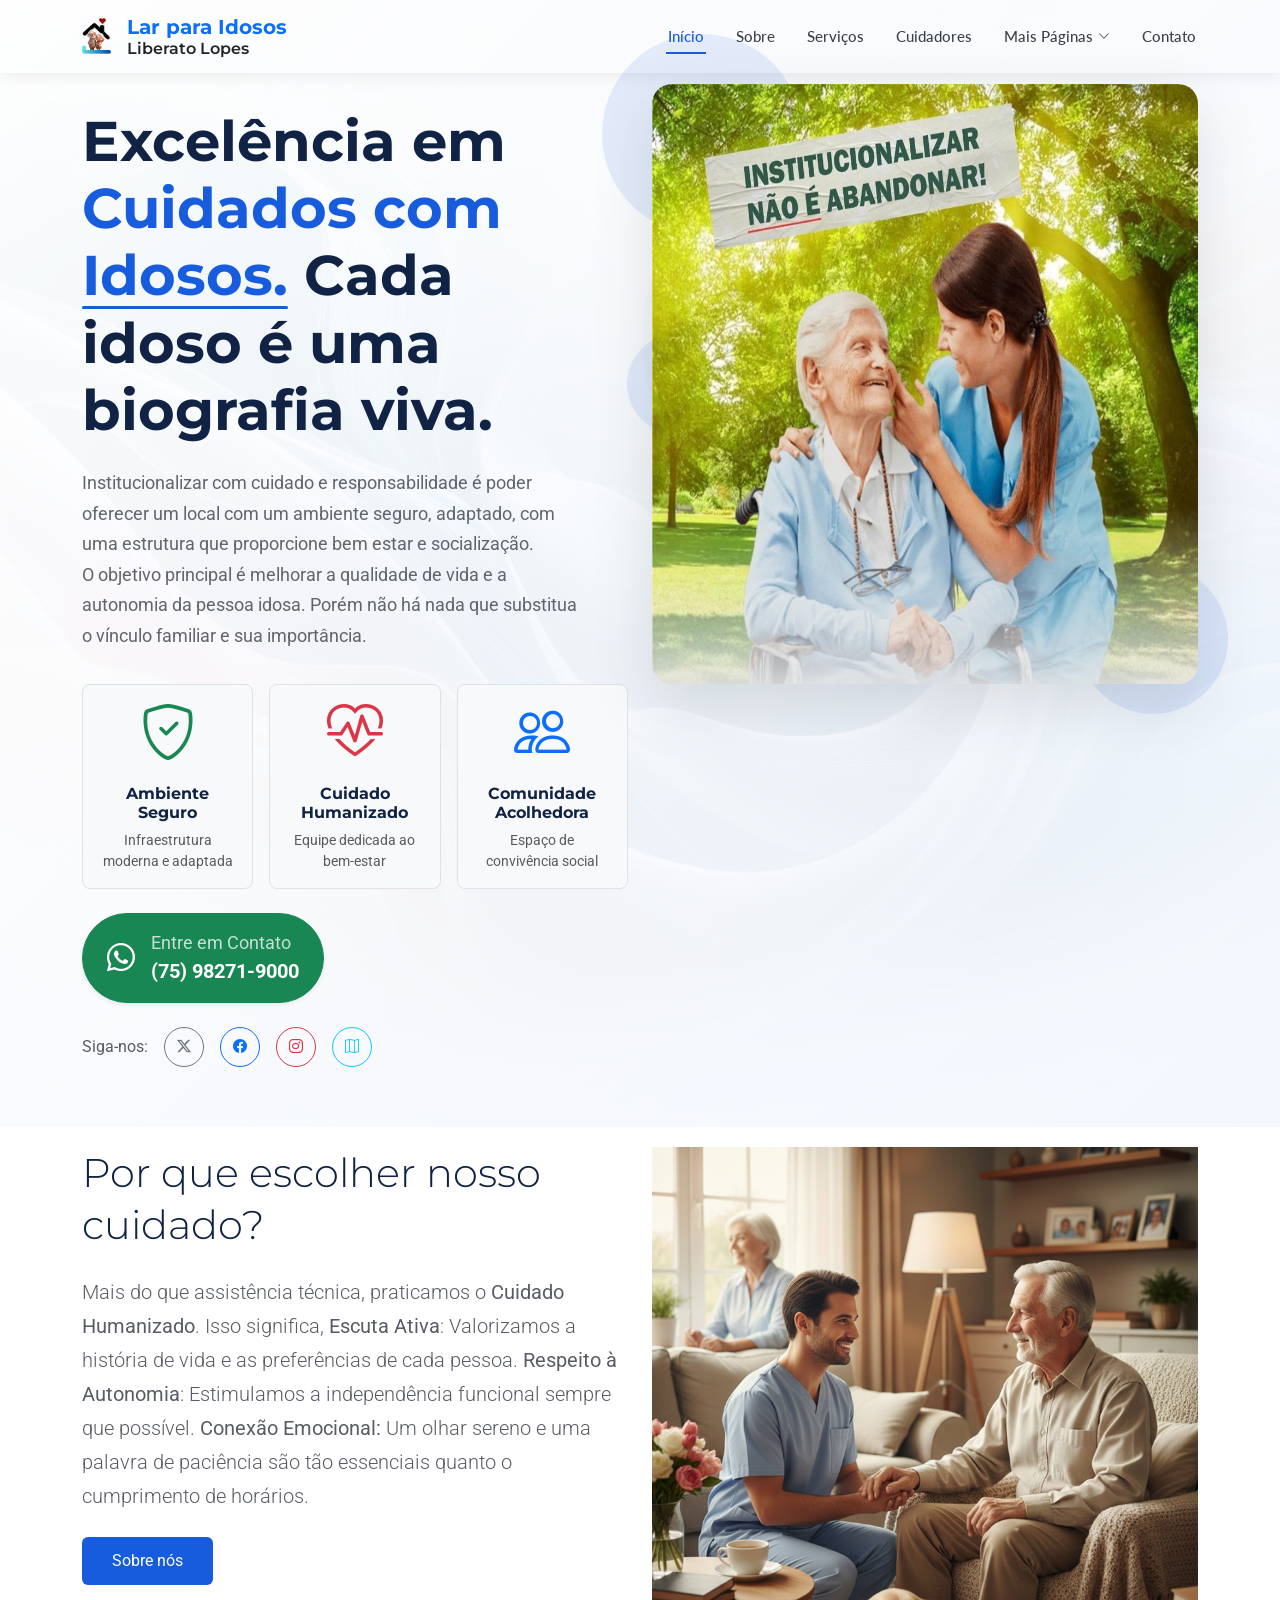
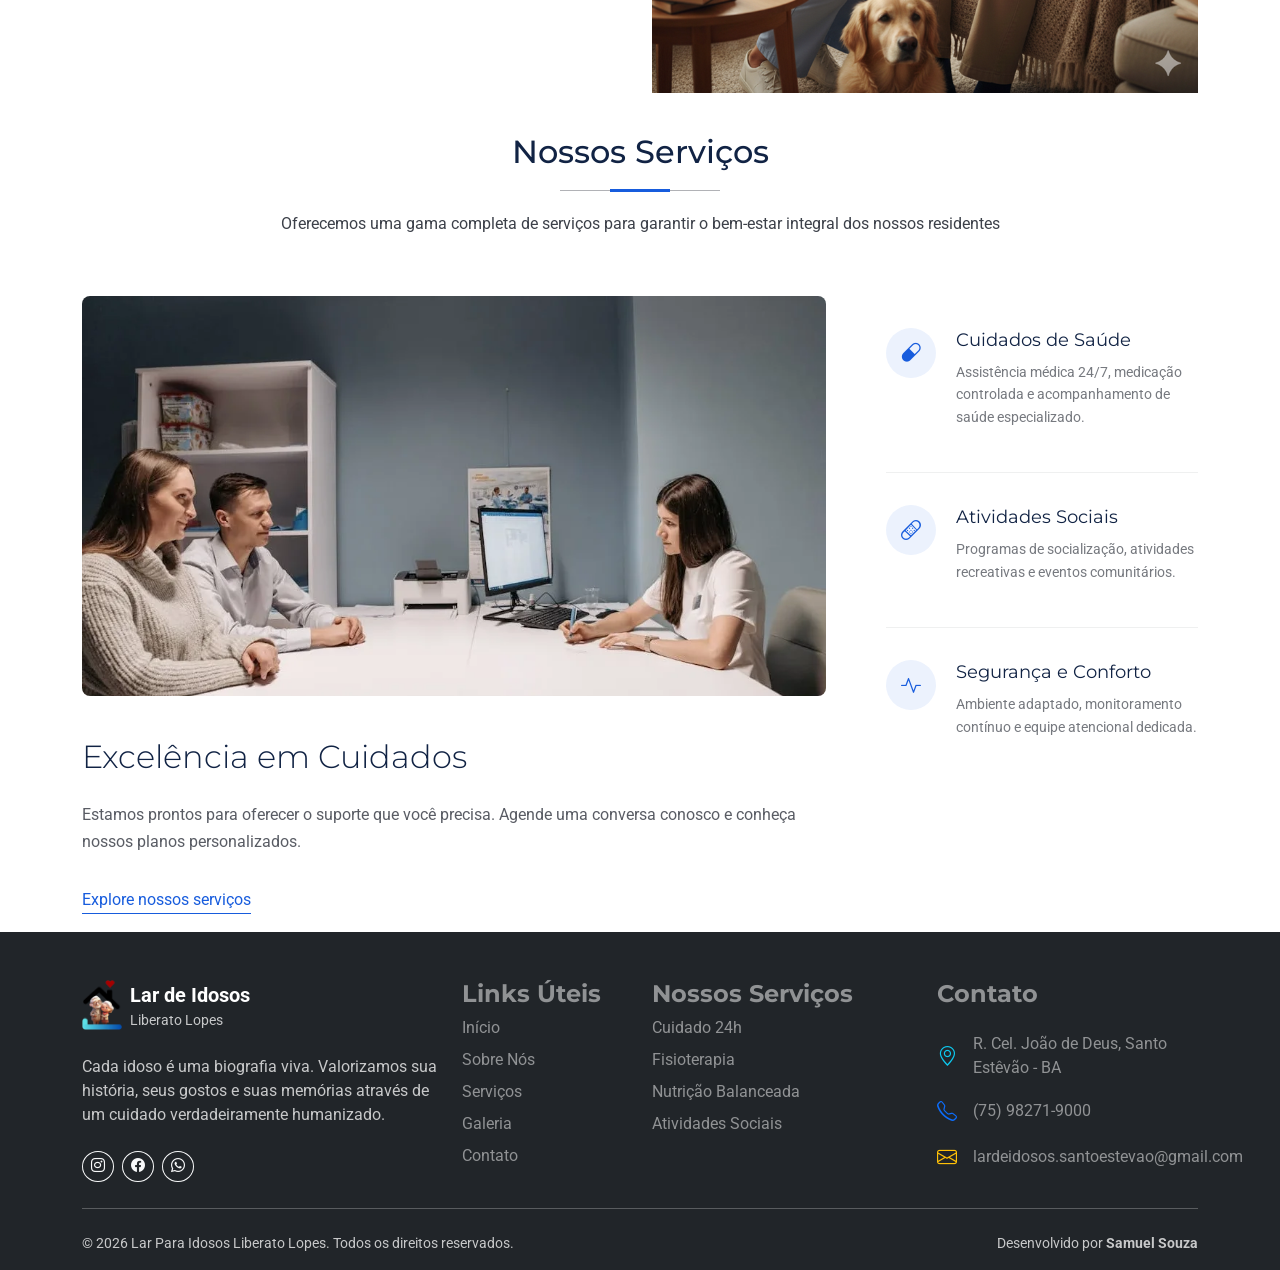
<file: index.html>
<!doctype html>
<html lang="pt-br">
  <head>
    <meta charset="utf-8" />
    <meta content="width=device-width, initial-scale=1.0" name="viewport" />
    <title>Liberato Lopes | Lar para Idosos</title>
    <meta
      name="description"
      content="Lar para Idosos Liberato Lopes - Excelência em cuidados humanizados, ambiente seguro e acolhedor em Santo Estêvão, BA., Ana Léia Araújo"
    />
    <meta
      name="keywords"
      content="lar para idosos, casa de repouso, cuidado humanizado, santo estevão, bahia, liberato lopes, Ana Léia Araújo"
    />

    <!-- Favicons -->
    <link href="assets/img/favicon.png" rel="icon" />
    <link href="assets/img/favicon.png" rel="apple-touch-icon" />

    <!-- Fonts -->
    <link href="https://fonts.googleapis.com" rel="preconnect" />
    <link href="https://fonts.gstatic.com" rel="preconnect" crossorigin />
    <link
      href="https://fonts.googleapis.com/css2?family=Roboto:ital,wght@0,100;0,300;0,400;0,500;0,700;0,900;1,100;1,300;1,400;1,500;1,700;1,900&family=Montserrat:ital,wght@0,100;0,200;0,300;0,400;0,500;0,600;0,700;0,800;0,900;1,100;1,200;1,300;1,400;1,500;1,600;1,700;1,800;1,900&family=Lato:ital,wght@0,100;0,300;0,400;0,700;0,900;1,100;1,300;1,400;1,700;1,900&display=swap"
      rel="stylesheet"
    />

    <!-- Vendor CSS Files -->
    <link
      href="assets/vendor/bootstrap/css/bootstrap.min.css"
      rel="stylesheet"
    />
    <link
      href="assets/vendor/bootstrap-icons/bootstrap-icons.css"
      rel="stylesheet"
    />
    <link href="assets/vendor/aos/aos.css" rel="stylesheet" />
    <link
      href="assets/vendor/glightbox/css/glightbox.min.css"
      rel="stylesheet"
    />
    <link
      href="assets/vendor/fontawesome-free/css/all.min.css"
      rel="stylesheet"
    />
    <link href="assets/vendor/swiper/swiper-bundle.min.css" rel="stylesheet" />

    <!-- Main CSS File -->
    <link href="assets/css/main.css" rel="stylesheet" />
  </head>

  <body class="index-page">
    <header id="header" class="header fixed-top">
      <div class="branding d-flex align-items-cente">
        <div
          class="container position-relative d-flex align-items-center justify-content-between"
        >
          <a href="index.html" class="logo d-flex align-items-center">
            <img
              src="assets/img/logo.png"
              alt="Logo Lar para Idosos Liberato Lopes"
              class="img-fluid"
            />
            <h1 class="sitename ms-2">
              <span class="text-primary d-block fs-5 fw-bold"
                >Lar para Idosos</span
              >
              <span class="d-block fs-6 text-dark">Liberato Lopes</span>
            </h1>
          </a>

          <nav id="navmenu" class="navmenu">
            <ul>
              <li><a href="index.html" class="active">Início</a></li>
              <li><a href="about.html">Sobre</a></li>
              <li><a href="services.html">Serviços</a></li>
              <li><a href="doctors.html">Cuidadores</a></li>
              <li class="dropdown">
                <a href="#"
                  ><span>Mais Páginas</span>
                  <i class="bi bi-chevron-down toggle-dropdown"></i
                ></a>
                <ul>
                  <li><a href="appointment.html">Agendamento</a></li>
                  <li><a href="gallery.html">Galeria</a></li>
                </ul>
              </li>
              <li><a href="contact.html">Contato</a></li>
            </ul>
            <i class="mobile-nav-toggle d-xl-none bi bi-list"></i>
          </nav>
        </div>
      </div>
    </header>

    <main class="main">
      <!-- Hero Section -->
      <section id="hero" class="hero section">
        <div class="container" data-aos="fade-up" data-aos-delay="100">
          <div class="row align-items-start pt-4">
            <div class="col-lg-6">
              <div class="hero-content">
                <h1 data-aos="fade-right" data-aos-delay="300">
                  Excelência em
                  <span class="highlight">Cuidados com Idosos.</span> Cada idoso
                  é uma biografia viva.
                </h1>
                <p
                  class="hero-description"
                  data-aos="fade-right"
                  data-aos-delay="400"
                >
                  Institucionalizar com cuidado e responsabilidade é poder
                  oferecer um local com um ambiente seguro, adaptado, com uma
                  estrutura que proporcione bem estar e socialização.<br />
                  O objetivo principal é melhorar a qualidade de vida e a
                  autonomia da pessoa idosa. Porém não há nada que substitua o
                  vínculo familiar e sua importância.
                </p>

                <!-- Features Grid -->
                <div
                  class="row g-3 mb-4"
                  data-aos="fade-right"
                  data-aos-delay="500"
                >
                  <!-- Feature 1 -->
                  <div class="col-md-4">
                    <div
                      class="d-flex flex-column align-items-center text-center p-3 h-100 border rounded-3 bg-light"
                    >
                      <div class="mb-3">
                        <i
                          class="bi bi-shield-check display-4 text-success"
                        ></i>
                      </div>
                      <h6 class="fw-bold mb-2">Ambiente Seguro</h6>
                      <p class="small text-muted mb-0">
                        Infraestrutura moderna e adaptada
                      </p>
                    </div>
                  </div>

                  <!-- Feature 2 -->
                  <div class="col-md-4">
                    <div
                      class="d-flex flex-column align-items-center text-center p-3 h-100 border rounded-3 bg-light"
                    >
                      <div class="mb-3">
                        <i class="bi bi-heart-pulse display-4 text-danger"></i>
                      </div>
                      <h6 class="fw-bold mb-2">Cuidado Humanizado</h6>
                      <p class="small text-muted mb-0">
                        Equipe dedicada ao bem-estar
                      </p>
                    </div>
                  </div>

                  <!-- Feature 3 -->
                  <div class="col-md-4">
                    <div
                      class="d-flex flex-column align-items-center text-center p-3 h-100 border rounded-3 bg-light"
                    >
                      <div class="mb-3">
                        <i class="bi bi-people display-4 text-primary"></i>
                      </div>
                      <h6 class="fw-bold mb-2">Comunidade Acolhedora</h6>
                      <p class="small text-muted mb-0">
                        Espaço de convivência social
                      </p>
                    </div>
                  </div>
                </div>

                <!-- WhatsApp CTA -->
                <div class="mb-4" data-aos="fade-right" data-aos-delay="600">
                  <a
                    href="https://wa.me/5575982719000"
                    class="btn btn-success btn-lg d-inline-flex align-items-center gap-3 px-4 py-3 rounded-pill shadow-sm hover-lift"
                    target="_blank"
                    rel="noopener noreferrer"
                  >
                    <i class="bi bi-whatsapp fs-3"></i>
                    <div class="text-start">
                      <small class="d-block opacity-75">Entre em Contato</small>
                      <strong class="d-block">(75) 98271-9000</strong>
                    </div>
                  </a>
                </div>

                <!-- Social Links -->
                <div
                  class="d-flex align-items-center gap-3"
                  data-aos="fade-right"
                  data-aos-delay="700"
                >
                  <span class="text-muted">Siga-nos:</span>
                  <a
                    href="#!"
                    class="btn btn-outline-secondary btn-sm rounded-circle p-2"
                    style="width: 40px; height: 40px"
                    aria-label="Twitter"
                    rel="noopener"
                  >
                    <i class="bi bi-twitter-x"></i>
                  </a>
                  <a
                    href="#!"
                    class="btn btn-outline-primary btn-sm rounded-circle p-2"
                    style="width: 40px; height: 40px"
                    aria-label="Facebook"
                    rel="noopener"
                  >
                    <i class="bi bi-facebook"></i>
                  </a>
                  <a
                    href="https://www.instagram.com/lardeidosos_sto"
                    class="btn btn-outline-danger btn-sm rounded-circle p-2"
                    style="width: 40px; height: 40px"
                    aria-label="Instagram"
                    target="_blank"
                    rel="noopener"
                  >
                    <i class="bi bi-instagram"></i>
                  </a>
                  <a
                    href="https://maps.app.goo.gl/RTq3nf65kBAYcB2RA"
                    class="btn btn-outline-info btn-sm rounded-circle p-2"
                    style="width: 40px; height: 40px"
                    aria-label="Mapa"
                    target="_blank"
                    rel="noopener"
                  >
                    <i class="bi bi-map"></i>
                  </a>
                </div>
              </div>
            </div>

            <div class="col-lg-6">
              <div
                class="hero-visual"
                data-aos="fade-left"
                data-aos-delay="400"
              >
                <div class="main-image">
                  <img
                    src="assets/img/foto-1.jpg"
                    alt="Modern Healthcare Facility"
                    class="img-fluid"
                  />
                </div>
                <div class="background-elements">
                  <div class="element element-1"></div>
                  <div class="element element-2"></div>
                  <div class="element element-3"></div>
                </div>
              </div>
            </div>
          </div>
        </div>
      </section>
      <!-- /Hero Section -->

      <!-- Home About Section -->
      <section id="home-about" class="home-about section">
        <div class="container" data-aos="fade-up" data-aos-delay="100">
          <div class="row align-items-start">
            <div
              class="col-lg-6 mb-5 mb-lg-0"
              data-aos="fade-right"
              data-aos-delay="200"
            >
              <div class="about-content">
                <h2 class="section-heading">Por que escolher nosso cuidado?</h2>
                <p class="lead-text">
                  Mais do que assistência técnica, praticamos o
                  <strong>Cuidado Humanizado</strong>. Isso significa,
                  <strong>Escuta Ativa</strong>: Valorizamos a história de vida
                  e as preferências de cada pessoa.
                  <strong>Respeito à Autonomia</strong>: Estimulamos a
                  independência funcional sempre que possível.
                  <strong>Conexão Emocional:</strong> Um olhar sereno e uma
                  palavra de paciência são tão essenciais quanto o cumprimento
                  de horários.
                </p>
                <div class="cta-section">
                  <a href="about.html" class="btn-primary">Sobre nós</a>
                </div>
              </div>
            </div>

            <div class="col-lg-6">
              <div
                class="hero-visual"
                data-aos="fade-left"
                data-aos-delay="400"
              >
                <div class="main-image">
                  <img
                    src="assets/img/cuidador-de-idoso.png"
                    alt="Fachada do Lar para Idosos Liberato Lopes"
                    class="img-fluid"
                    loading="lazy"
                  />
                </div>
                <div class="background-elements">
                  <div class="element element-1"></div>
                  <div class="element element-2"></div>
                  <div class="element element-3"></div>
                </div>
              </div>
            </div>
          </div>
        </div>
      </section>
      <!-- /Home About Section -->

      <!-- Featured Services Section -->
      <section id="featured-services" class="featured-services section">
        <!-- Section Title -->
        <div class="container section-title" data-aos="fade-up">
          <h2>Nossos Serviços</h2>
          <p>
            Oferecemos uma gama completa de serviços para garantir o bem-estar
            integral dos nossos residentes
          </p>
        </div>
        <!-- End Section Title -->

        <div class="container" data-aos="fade-up" data-aos-delay="100">
          <div class="row g-0">
            <div class="col-lg-8" data-aos="fade-right" data-aos-delay="200">
              <div class="featured-service-main">
                <div class="service-image-wrapper">
                  <img
                    src="assets/img/health/consultation-4.webp"
                    alt="Premier Healthcare Services"
                    class="img-fluid"
                    loading="lazy"
                  />
                </div>
                <div class="service-details">
                  <h2>Excelência em Cuidados</h2>
                  <p>
                    Estamos prontos para oferecer o suporte que você precisa.
                    Agende uma conversa conosco e conheça nossos planos
                    personalizados.
                  </p>
                  <a href="#!" class="main-cta">Explore nossos serviços</a>
                </div>
              </div>
            </div>

            <div class="col-lg-4" data-aos="fade-left" data-aos-delay="300">
              <div class="services-sidebar">
                <div
                  class="service-item"
                  data-aos="fade-up"
                  data-aos-delay="400"
                >
                  <div class="service-icon-wrapper">
                    <i class="bi bi-capsule"></i>
                  </div>
                  <div class="service-info">
                    <h4>Cuidados de Saúde</h4>
                    <p>
                      Assistência médica 24/7, medicação controlada e
                      acompanhamento de saúde especializado.
                    </p>
                  </div>
                </div>

                <div
                  class="service-item"
                  data-aos="fade-up"
                  data-aos-delay="500"
                >
                  <div class="service-icon-wrapper">
                    <i class="bi bi-bandaid"></i>
                  </div>
                  <div class="service-info">
                    <h4>Atividades Sociais</h4>
                    <p>
                      Programas de socialização, atividades recreativas e
                      eventos comunitários.
                    </p>
                  </div>
                </div>

                <div
                  class="service-item"
                  data-aos="fade-up"
                  data-aos-delay="600"
                >
                  <div class="service-icon-wrapper">
                    <i class="bi bi-activity"></i>
                  </div>
                  <div class="service-info">
                    <h4>Segurança e Conforto</h4>
                    <p>
                      Ambiente adaptado, monitoramento contínuo e equipe
                      atencional dedicada.
                    </p>
                  </div>
                </div>
              </div>
            </div>
          </div>
        </div>
      </section>
      <!-- /Featured Services Section -->
    </main>

    <footer id="footer" class="footer bg-dark text-white pt-5 pb-3">
      <div class="container">
        <div class="row gy-4">
          <div class="col-lg-4 col-md-6">
            <a
              href="index.html"
              class="logo d-flex align-items-center mb-4 text-white text-decoration-none"
            >
              <img
                src="assets/img/favicon.png"
                alt="Logo Footer"
                class="img-fluid me-2"
                style="max-height: 50px"
              />
              <div>
                <span class="d-block fw-bold fs-5">Lar de Idosos</span>
                <small class="d-block opacity-75">Liberato Lopes</small>
              </div>
            </a>
            <p class="opacity-75 mb-4">
              Cada idoso é uma biografia viva. Valorizamos sua história, seus
              gostos e suas memórias através de um cuidado verdadeiramente
              humanizado.
            </p>
            <div class="social-links d-flex gap-2">
              <a
                href="https://www.instagram.com/lardeidosos_sto"
                class="btn btn-outline-light btn-sm rounded-circle"
                target="_blank"
                ><i class="bi bi-instagram"></i
              ></a>
              <a
                href="https://www.facebook.com/larparaidosoliberatolopes"
                class="btn btn-outline-light btn-sm rounded-circle"
                target="_blank"
                ><i class="bi bi-facebook"></i
              ></a>
              <a
                href="https://wa.me/5575982719000"
                class="btn btn-outline-light btn-sm rounded-circle"
                target="_blank"
                ><i class="bi bi-whatsapp"></i
              ></a>
            </div>
          </div>

          <div class="col-lg-2 col-md-6">
            <h4 class="fw-bold mb-2 text-white-50">Links Úteis</h4>
            <ul class="list-unstyled footer-links">
              <li class="mb-2">
                <a href="index.html" class="text-white-50 text-decoration-none"
                  >Início</a
                >
              </li>
              <li class="mb-2">
                <a href="about.html" class="text-white-50 text-decoration-none"
                  >Sobre Nós</a
                >
              </li>
              <li class="mb-2">
                <a
                  href="services.html"
                  class="text-white-50 text-decoration-none"
                  >Serviços</a
                >
              </li>
              <li class="mb-2">
                <a
                  href="gallery.html"
                  class="text-white-50 text-decoration-none"
                  >Galeria</a
                >
              </li>
              <li class="mb-2">
                <a
                  href="contact.html"
                  class="text-white-50 text-decoration-none"
                  >Contato</a
                >
              </li>
            </ul>
          </div>

          <div class="col-lg-3 col-md-6">
            <h4 class="fw-bold mb-2 text-white-50">Nossos Serviços</h4>
            <ul class="list-unstyled footer-links">
              <li class="mb-2">
                <a href="#" class="text-white-50 text-decoration-none"
                  >Cuidado 24h</a
                >
              </li>
              <li class="mb-2">
                <a href="#" class="text-white-50 text-decoration-none"
                  >Fisioterapia</a
                >
              </li>
              <li class="mb-2">
                <a href="#" class="text-white-50 text-decoration-none"
                  >Nutrição Balanceada</a
                >
              </li>
              <li class="mb-2">
                <a href="#" class="text-white-50 text-decoration-none"
                  >Atividades Sociais</a
                >
              </li>
            </ul>
          </div>

          <div class="col-lg-3 col-md-6">
            <h4 class="fw-bold mb-2 text-white-50">Contato</h4>
            <div class="contact-info mt-4">
              <div class="d-flex align-items-center mb-3">
                <i class="bi bi-geo-alt text-info me-3 fs-5"></i>
                <a
                  href="https://maps.app.goo.gl/RTq3nf65kBAYcB2RA"
                  class="text-white-50 text-decoration-none"
                  target="_blank"
                >
                  R. Cel. João de Deus, Santo Estêvão - BA
                </a>
              </div>
              <div class="d-flex align-items-center mb-3">
                <i class="bi bi-telephone text-primary me-3 fs-5"></i>
                <a
                  href="tel:+5575982719000"
                  class="text-white-50 text-decoration-none"
                  target="_blank"
                  >(75) 98271-9000</a
                >
              </div>
              <div class="d-flex align-items-center">
                <i class="bi bi-envelope text-warning me-3 fs-5"></i>
                <a
                  href="mailto:lardeidosos.santoestevao@gmail.com"
                  class="text-white-50 text-decoration-none"
                  target="_blank"
                >
                  lardeidosos.santoestevao@gmail.com
                </a>
              </div>
            </div>
          </div>
        </div>

        <hr class="my-4 opacity-25" />

        <div class="row align-items-center">
          <div class="col-md-6 text-center text-md-start">
            <p class="mb-0 small opacity-75">
              &copy; 2026 Lar Para Idosos Liberato Lopes. Todos os direitos
              reservados.
            </p>
          </div>
          <div class="col-md-6 text-center text-md-end">
            <p class="mb-0 small opacity-75">
              Desenvolvido por
              <a
                href="https://www.samuelsouza.net.br/"
                class="text-white text-decoration-none fw-bold"
                target="_blank"
                >Samuel Souza</a
              >
            </p>
          </div>
        </div>
      </div>
    </footer>

    <!-- Scroll Top -->
    <a
      href="#!"
      id="scroll-top"
      class="scroll-top d-flex align-items-center justify-content-center"
      ><i class="bi bi-arrow-up-short"></i
    ></a>

    <!-- Preloader -->
    <div id="preloader"></div>

    <!-- Vendor JS Files -->
    <script src="assets/vendor/bootstrap/js/bootstrap.bundle.min.js"></script>
    <script src="assets/vendor/php-email-form/validate.js"></script>
    <script src="assets/vendor/aos/aos.js"></script>
    <script src="assets/vendor/glightbox/js/glightbox.min.js"></script>
    <script src="assets/vendor/purecounter/purecounter_vanilla.js"></script>
    <script src="assets/vendor/swiper/swiper-bundle.min.js"></script>

    <!-- Main JS File -->
    <script src="assets/js/main.js"></script>
  </body>
</html>
</file>
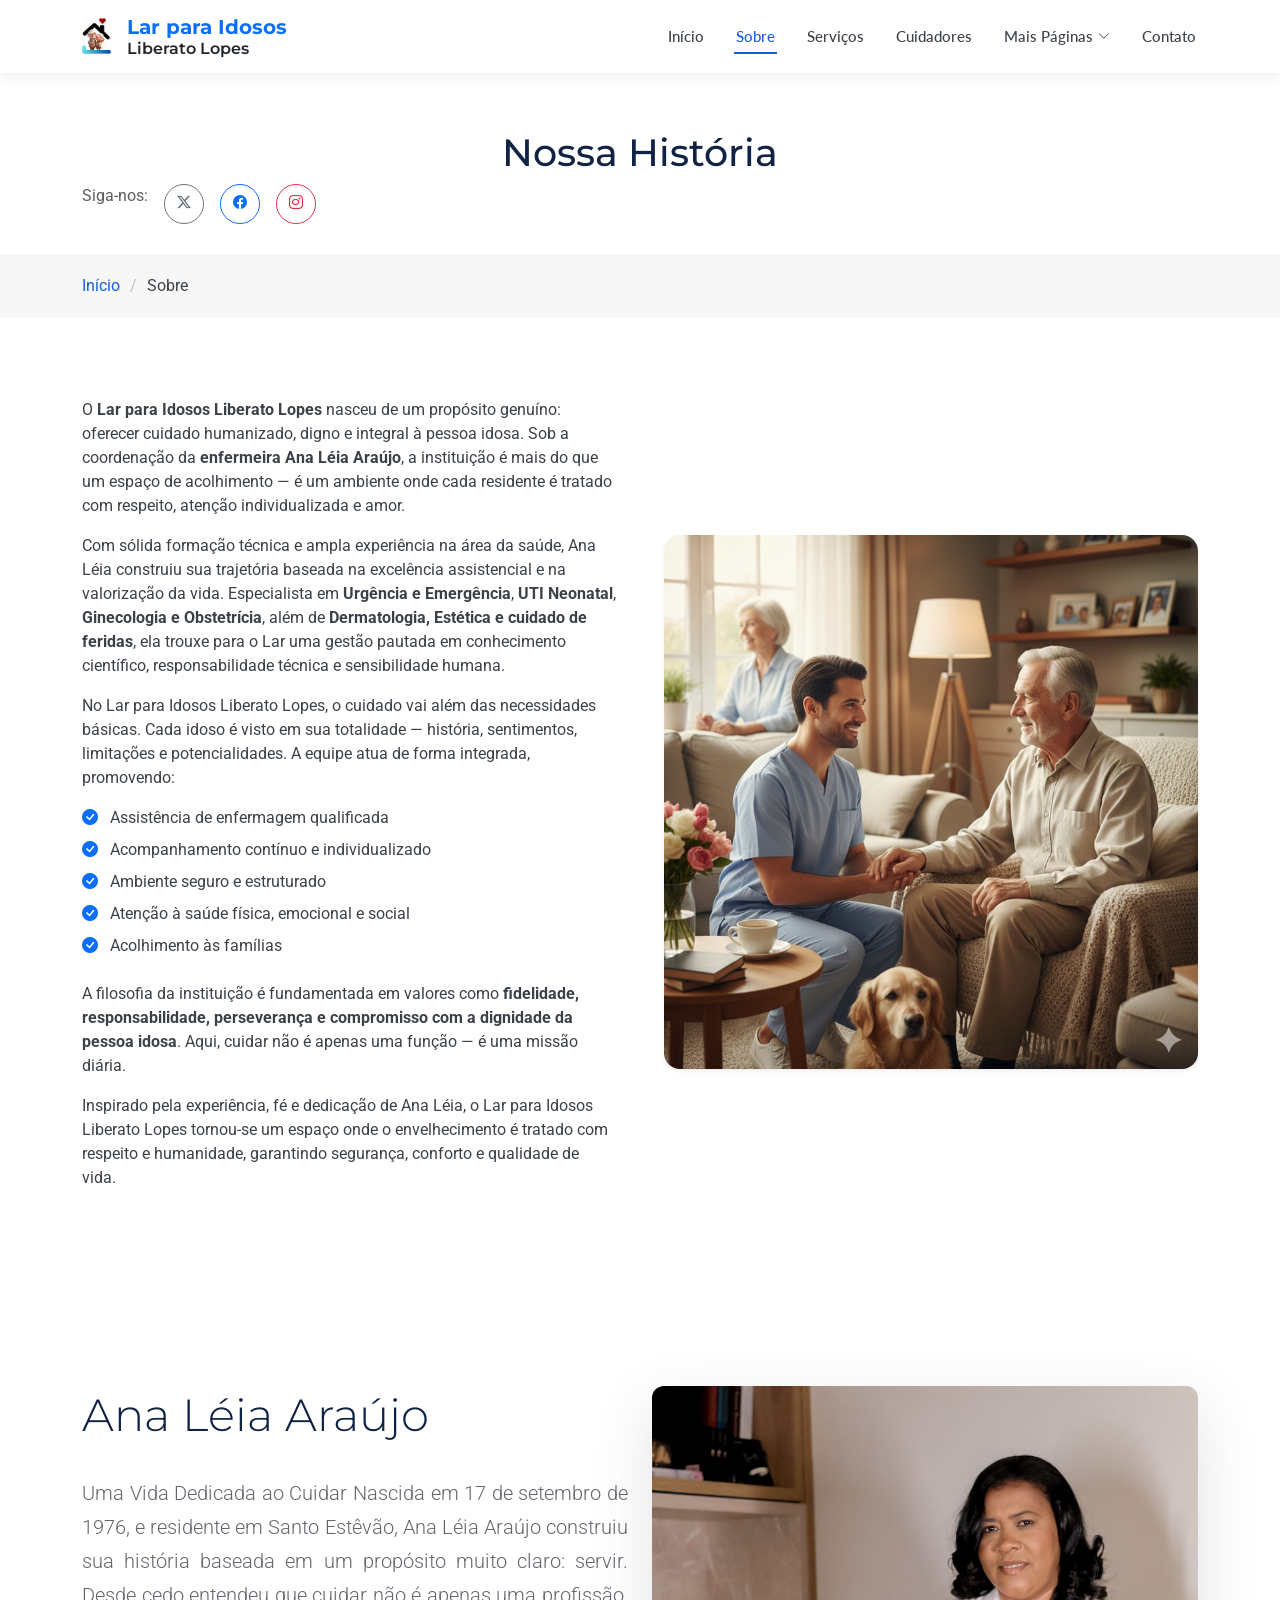
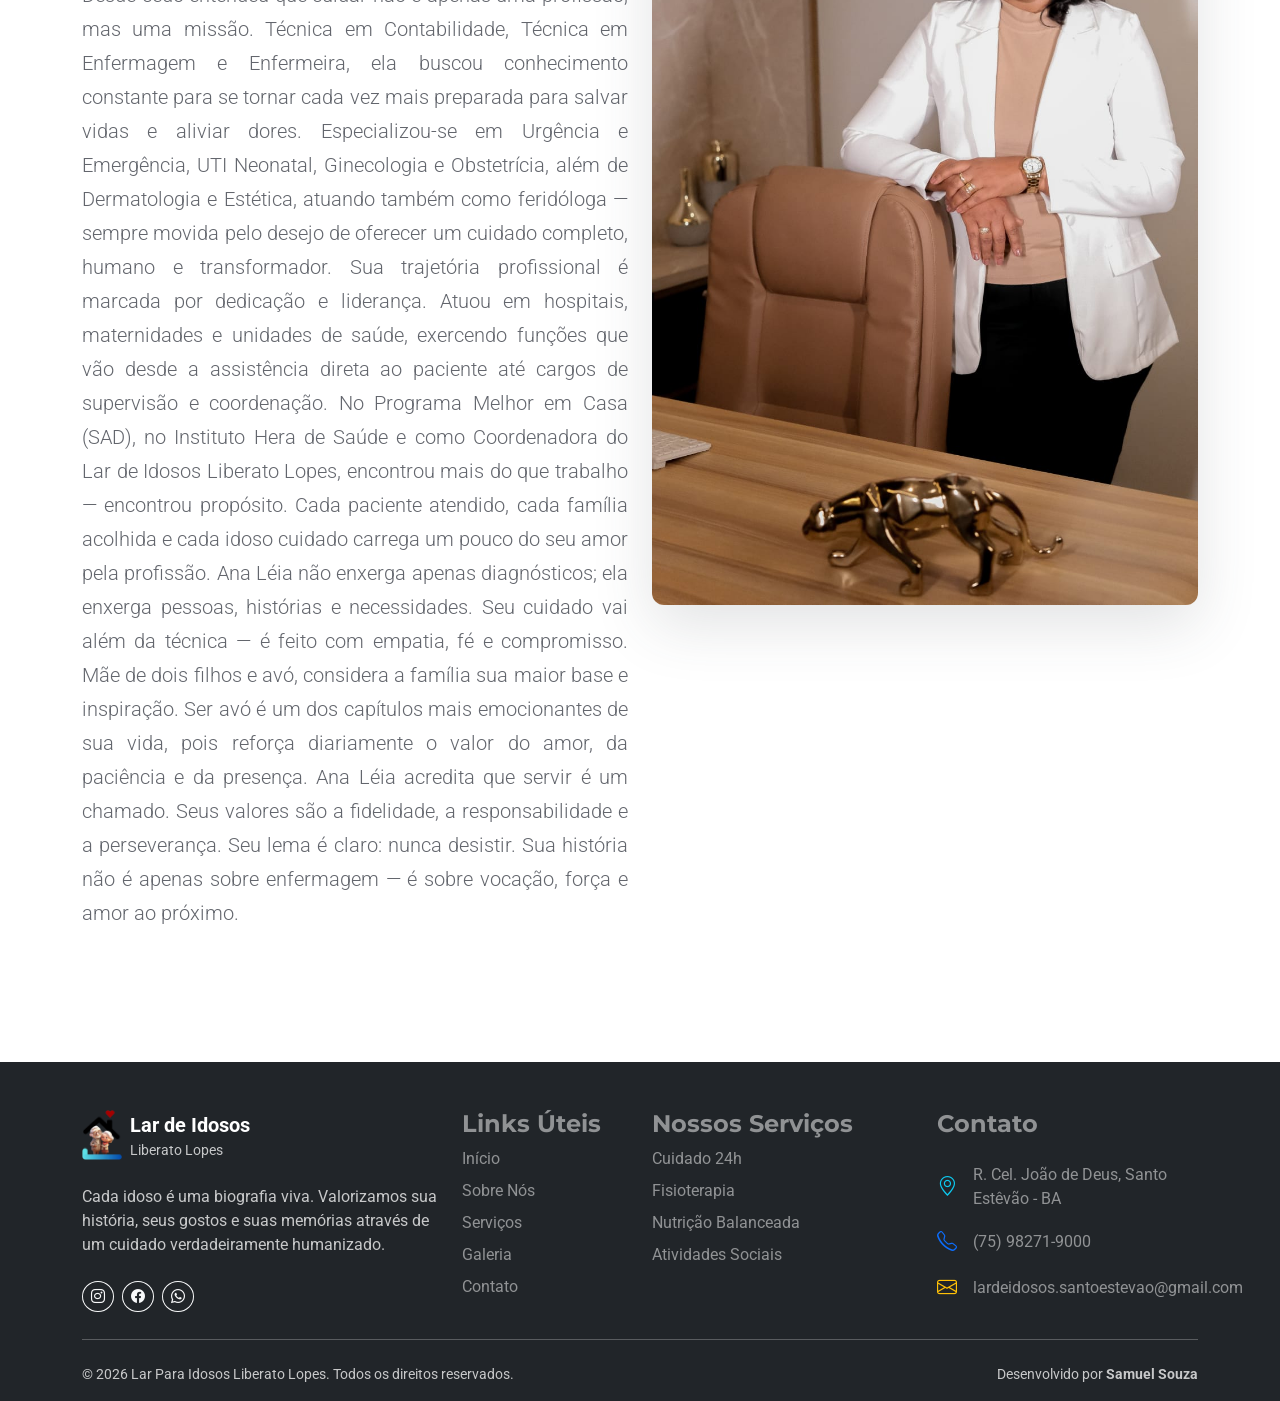
<file: about.html>
<!doctype html>
<html lang="pt-br">
  <head>
    <meta charset="utf-8" />
    <meta content="width=device-width, initial-scale=1.0" name="viewport" />
    <title>Sobre - Liberato Lopes | Lar para Idosos</title>
    <meta
      name="description"
      content="Lar para Idosos Liberato Lopes - Excelência em cuidados humanizados, ambiente seguro e acolhedor em Santo Estêvão, BA., Ana Léia Araújo"
    />
    <meta
      name="keywords"
      content="lar para idosos, casa de repouso, cuidado humanizado, santo estevão, bahia, liberato lopes, Ana Léia Araújo"
    />

    <!-- Favicons -->
    <link href="assets/img/favicon.png" rel="icon" />
    <link href="assets/img/favicon.png" rel="apple-touch-icon" />

    <!-- Fonts -->
    <link href="https://fonts.googleapis.com" rel="preconnect" />
    <link href="https://fonts.gstatic.com" rel="preconnect" crossorigin />
    <link
      href="https://fonts.googleapis.com/css2?family=Roboto:ital,wght@0,100;0,300;0,400;0,500;0,700;0,900;1,100;1,300;1,400;1,500;1,700;1,900&family=Montserrat:ital,wght@0,100;0,200;0,300;0,400;0,500;0,600;0,700;0,800;0,900;1,100;1,200;1,300;1,400;1,500;1,600;1,700;1,800;1,900&family=Lato:ital,wght@0,100;0,300;0,400;0,700;0,900;1,100;1,300;1,400;1,700;1,900&display=swap"
      rel="stylesheet"
    />

    <!-- Vendor CSS Files -->
    <link
      href="assets/vendor/bootstrap/css/bootstrap.min.css"
      rel="stylesheet"
    />
    <link
      href="assets/vendor/bootstrap-icons/bootstrap-icons.css"
      rel="stylesheet"
    />
    <link href="assets/vendor/aos/aos.css" rel="stylesheet" />
    <link
      href="assets/vendor/glightbox/css/glightbox.min.css"
      rel="stylesheet"
    />
    <link
      href="assets/vendor/fontawesome-free/css/all.min.css"
      rel="stylesheet"
    />
    <link href="assets/vendor/swiper/swiper-bundle.min.css" rel="stylesheet" />

    <!-- Main CSS File -->
    <link href="assets/css/main.css" rel="stylesheet" />
  </head>

  <body class="about-page">
    <header id="header" class="header fixed-top">
      <div class="branding d-flex align-items-cente">
        <div
          class="container position-relative d-flex align-items-center justify-content-between"
        >
          <a href="index.html" class="logo d-flex align-items-center">
            <img
              src="assets/img/logo.png"
              alt="Logo Lar para Idosos Liberato Lopes"
              class="img-fluid"
            />
            <h1 class="sitename ms-2">
              <span class="text-primary d-block fs-5 fw-bold"
                >Lar para Idosos</span
              >
              <span class="d-block fs-6 text-dark">Liberato Lopes</span>
            </h1>
          </a>

          <nav id="navmenu" class="navmenu">
            <ul>
              <li><a href="index.html">Início</a></li>
              <li><a href="about.html" class="active">Sobre</a></li>
              <li><a href="services.html">Serviços</a></li>
              <li><a href="doctors.html">Cuidadores</a></li>
              <li class="dropdown">
                <a href="#"
                  ><span>Mais Páginas</span>
                  <i class="bi bi-chevron-down toggle-dropdown"></i
                ></a>
                <ul>
                  <li><a href="appointment.html">Agendamento</a></li>
                  <li><a href="gallery.html">Galeria</a></li>
                </ul>
              </li>
              <li><a href="contact.html">Contato</a></li>
            </ul>
            <i class="mobile-nav-toggle d-xl-none bi bi-list"></i>
          </nav>
        </div>
      </div>
    </header>

    <main class="main">
      <!-- Page Title -->
      <div class="page-title">
        <div class="heading">
          <div class="container">
            <div class="row d-flex justify-content-center text-center">
              <div class="col-lg-8">
                <h1 class="heading-title">Nossa História</h1>
                <p class="mb-0"></p>
              </div>
            </div>
            <!-- Social Links -->
            <div
              class="d-flex align-items-start gap-3"
              data-aos="fade-right"
              data-aos-delay="700"
            >
              <span class="text-muted">Siga-nos:</span>
              <a
                href="#!"
                class="btn btn-outline-secondary btn-sm rounded-circle p-2"
                style="width: 40px; height: 40px"
                aria-label="Twitter"
                rel="noopener"
              >
                <i class="bi bi-twitter-x"></i>
              </a>
              <a
                href="#!"
                class="btn btn-outline-primary btn-sm rounded-circle p-2"
                style="width: 40px; height: 40px"
                aria-label="Facebook"
                rel="noopener"
              >
                <i class="bi bi-facebook"></i>
              </a>
              <a
                href="https://www.instagram.com/lardeidosos_sto"
                class="btn btn-outline-danger btn-sm rounded-circle p-2"
                style="width: 40px; height: 40px"
                aria-label="Instagram"
                target="_blank"
                rel="noopener"
              >
                <i class="bi bi-instagram"></i>
              </a>
            </div>
          </div>
        </div>
        <nav class="breadcrumbs">
          <div class="container">
            <ol>
              <li><a href="index.html">Início</a></li>
              <li class="current">Sobre</li>
            </ol>
          </div>
        </nav>
      </div>
      <!-- End Page Title -->
      <!-- Services Section -->
      <section id="services" class="services section">
        <div class="container" data-aos="fade-up" data-aos-delay="100">
          <div class="row align-items-center g-5">
            <!-- Texto -->
            <div class="col-lg-6">
              <p>
                O <strong>Lar para Idosos Liberato Lopes</strong> nasceu de um
                propósito genuíno: oferecer cuidado humanizado, digno e integral
                à pessoa idosa. Sob a coordenação da
                <strong>enfermeira Ana Léia Araújo</strong>, a instituição é
                mais do que um espaço de acolhimento — é um ambiente onde cada
                residente é tratado com respeito, atenção individualizada e
                amor.
              </p>

              <p>
                Com sólida formação técnica e ampla experiência na área da
                saúde, Ana Léia construiu sua trajetória baseada na excelência
                assistencial e na valorização da vida. Especialista em
                <strong>Urgência e Emergência</strong>,
                <strong>UTI Neonatal</strong>,
                <strong>Ginecologia e Obstetrícia</strong>, além de
                <strong>Dermatologia, Estética e cuidado de feridas</strong>,
                ela trouxe para o Lar uma gestão pautada em conhecimento
                científico, responsabilidade técnica e sensibilidade humana.
              </p>

              <p>
                No Lar para Idosos Liberato Lopes, o cuidado vai além das
                necessidades básicas. Cada idoso é visto em sua totalidade —
                história, sentimentos, limitações e potencialidades. A equipe
                atua de forma integrada, promovendo:
              </p>

              <ul class="list-unstyled mt-3">
                <li class="mb-2">
                  <i class="bi bi-check-circle-fill text-primary me-2"></i>
                  Assistência de enfermagem qualificada
                </li>
                <li class="mb-2">
                  <i class="bi bi-check-circle-fill text-primary me-2"></i>
                  Acompanhamento contínuo e individualizado
                </li>
                <li class="mb-2">
                  <i class="bi bi-check-circle-fill text-primary me-2"></i>
                  Ambiente seguro e estruturado
                </li>
                <li class="mb-2">
                  <i class="bi bi-check-circle-fill text-primary me-2"></i>
                  Atenção à saúde física, emocional e social
                </li>
                <li class="mb-2">
                  <i class="bi bi-check-circle-fill text-primary me-2"></i>
                  Acolhimento às famílias
                </li>
              </ul>

              <p class="mt-4">
                A filosofia da instituição é fundamentada em valores como
                <strong
                  >fidelidade, responsabilidade, perseverança e compromisso com
                  a dignidade da pessoa idosa</strong
                >. Aqui, cuidar não é apenas uma função — é uma missão diária.
              </p>

              <p>
                Inspirado pela experiência, fé e dedicação de Ana Léia, o Lar
                para Idosos Liberato Lopes tornou-se um espaço onde o
                envelhecimento é tratado com respeito e humanidade, garantindo
                segurança, conforto e qualidade de vida.
              </p>
            </div>

            <!-- Imagem (opcional) -->
            <div class="col-lg-6">
              <img
                src="assets/img/cuidador-de-idoso.png"
                alt="Equipe do Lar para Idosos Liberato Lopes oferecendo cuidado humanizado"
                class="img-fluid rounded-4 shadow-sm"
                loading="lazy"
              />
            </div>
          </div>
        </div>
      </section>

      <!-- About Section -->
      <section id="about" class="about section">
        <div class="container" data-aos="fade-up" data-aos-delay="100">
          <div class="row align-items-start">
            <div class="col-lg-6" data-aos="fade-right" data-aos-delay="100">
              <div class="about-content">
                <h2>Ana Léia Araújo</h2>
                <p class="lead">
                  Uma Vida Dedicada ao Cuidar Nascida em 17 de setembro de 1976,
                  e residente em Santo Estêvão, Ana Léia Araújo construiu sua
                  história baseada em um propósito muito claro: servir. Desde
                  cedo entendeu que cuidar não é apenas uma profissão, mas uma
                  missão. Técnica em Contabilidade, Técnica em Enfermagem e
                  Enfermeira, ela buscou conhecimento constante para se tornar
                  cada vez mais preparada para salvar vidas e aliviar dores.
                  Especializou-se em Urgência e Emergência, UTI Neonatal,
                  Ginecologia e Obstetrícia, além de Dermatologia e Estética,
                  atuando também como feridóloga — sempre movida pelo desejo de
                  oferecer um cuidado completo, humano e transformador. Sua
                  trajetória profissional é marcada por dedicação e liderança.
                  Atuou em hospitais, maternidades e unidades de saúde,
                  exercendo funções que vão desde a assistência direta ao
                  paciente até cargos de supervisão e coordenação. No Programa
                  Melhor em Casa (SAD), no Instituto Hera de Saúde e como
                  Coordenadora do Lar de Idosos Liberato Lopes, encontrou mais
                  do que trabalho — encontrou propósito. Cada paciente atendido,
                  cada família acolhida e cada idoso cuidado carrega um pouco do
                  seu amor pela profissão. Ana Léia não enxerga apenas
                  diagnósticos; ela enxerga pessoas, histórias e necessidades.
                  Seu cuidado vai além da técnica — é feito com empatia, fé e
                  compromisso. Mãe de dois filhos e avó, considera a família sua
                  maior base e inspiração. Ser avó é um dos capítulos mais
                  emocionantes de sua vida, pois reforça diariamente o valor do
                  amor, da paciência e da presença. Ana Léia acredita que servir
                  é um chamado. Seus valores são a fidelidade, a
                  responsabilidade e a perseverança. Seu lema é claro: nunca
                  desistir. Sua história não é apenas sobre enfermagem — é sobre
                  vocação, força e amor ao próximo.
                </p>
              </div>
              <!-- End About Content -->
            </div>

            <div class="col-lg-6" data-aos="fade-left" data-aos-delay="200">
              <div class="image-wrapper">
                <img
                  src="assets/img/Ana Léia Araújo.jpeg"
                  class="img-fluid main-image"
                  alt="Ana Léia Araújo"
                />
              </div>
              <!-- End Image Wrapper -->
            </div>
          </div>
        </div>
      </section>
      <!-- /About Section -->
    </main>

    <footer id="footer" class="footer bg-dark text-white pt-5 pb-3">
      <div class="container">
        <div class="row gy-4">
          <div class="col-lg-4 col-md-6">
            <a
              href="index.html"
              class="logo d-flex align-items-center mb-4 text-white text-decoration-none"
            >
              <img
                src="assets/img/favicon.png"
                alt="Logo Footer"
                class="img-fluid me-2"
                style="max-height: 50px"
              />
              <div>
                <span class="d-block fw-bold fs-5">Lar de Idosos</span>
                <small class="d-block opacity-75">Liberato Lopes</small>
              </div>
            </a>
            <p class="opacity-75 mb-4">
              Cada idoso é uma biografia viva. Valorizamos sua história, seus
              gostos e suas memórias através de um cuidado verdadeiramente
              humanizado.
            </p>
            <div class="social-links d-flex gap-2">
              <a
                href="https://www.instagram.com/lardeidosos_sto"
                class="btn btn-outline-light btn-sm rounded-circle"
                target="_blank"
                ><i class="bi bi-instagram"></i
              ></a>
              <a
                href="https://www.facebook.com/larparaidosoliberatolopes"
                class="btn btn-outline-light btn-sm rounded-circle"
                target="_blank"
                ><i class="bi bi-facebook"></i
              ></a>
              <a
                href="https://wa.me/5575982719000"
                class="btn btn-outline-light btn-sm rounded-circle"
                target="_blank"
                ><i class="bi bi-whatsapp"></i
              ></a>
            </div>
          </div>

          <div class="col-lg-2 col-md-6">
            <h4 class="fw-bold mb-2 text-white-50">Links Úteis</h4>
            <ul class="list-unstyled footer-links">
              <li class="mb-2">
                <a href="index.html" class="text-white-50 text-decoration-none"
                  >Início</a
                >
              </li>
              <li class="mb-2">
                <a href="about.html" class="text-white-50 text-decoration-none"
                  >Sobre Nós</a
                >
              </li>
              <li class="mb-2">
                <a
                  href="services.html"
                  class="text-white-50 text-decoration-none"
                  >Serviços</a
                >
              </li>
              <li class="mb-2">
                <a
                  href="gallery.html"
                  class="text-white-50 text-decoration-none"
                  >Galeria</a
                >
              </li>
              <li class="mb-2">
                <a
                  href="contact.html"
                  class="text-white-50 text-decoration-none"
                  >Contato</a
                >
              </li>
            </ul>
          </div>

          <div class="col-lg-3 col-md-6">
            <h4 class="fw-bold mb-2 text-white-50">Nossos Serviços</h4>
            <ul class="list-unstyled footer-links">
              <li class="mb-2">
                <a href="#" class="text-white-50 text-decoration-none"
                  >Cuidado 24h</a
                >
              </li>
              <li class="mb-2">
                <a href="#" class="text-white-50 text-decoration-none"
                  >Fisioterapia</a
                >
              </li>
              <li class="mb-2">
                <a href="#" class="text-white-50 text-decoration-none"
                  >Nutrição Balanceada</a
                >
              </li>
              <li class="mb-2">
                <a href="#" class="text-white-50 text-decoration-none"
                  >Atividades Sociais</a
                >
              </li>
            </ul>
          </div>

          <div class="col-lg-3 col-md-6">
            <h4 class="fw-bold mb-2 text-white-50">Contato</h4>
            <div class="contact-info mt-4">
              <div class="d-flex align-items-center mb-3">
                <i class="bi bi-geo-alt text-info me-3 fs-5"></i>
                <a
                  href="https://maps.app.goo.gl/RTq3nf65kBAYcB2RA"
                  class="text-white-50 text-decoration-none"
                  target="_blank"
                >
                  R. Cel. João de Deus, Santo Estêvão - BA
                </a>
              </div>
              <div class="d-flex align-items-center mb-3">
                <i class="bi bi-telephone text-primary me-3 fs-5"></i>
                <a
                  href="tel:+5575982719000"
                  class="text-white-50 text-decoration-none"
                  target="_blank"
                  >(75) 98271-9000</a
                >
              </div>
              <div class="d-flex align-items-center">
                <i class="bi bi-envelope text-warning me-3 fs-5"></i>
                <a
                  href="mailto:lardeidosos.santoestevao@gmail.com"
                  class="text-white-50 text-decoration-none"
                  target="_blank"
                >
                  lardeidosos.santoestevao@gmail.com
                </a>
              </div>
            </div>
          </div>
        </div>

        <hr class="my-4 opacity-25" />

        <div class="row align-items-center">
          <div class="col-md-6 text-center text-md-start">
            <p class="mb-0 small opacity-75">
              &copy; 2026 Lar Para Idosos Liberato Lopes. Todos os direitos
              reservados.
            </p>
          </div>
          <div class="col-md-6 text-center text-md-end">
            <p class="mb-0 small opacity-75">
              Desenvolvido por
              <a
                href="https://www.samuelsouza.net.br/"
                class="text-white text-decoration-none fw-bold"
                target="_blank"
                >Samuel Souza</a
              >
            </p>
          </div>
        </div>
      </div>
    </footer>

    <!-- Scroll Top -->
    <a
      href="#!"
      id="scroll-top"
      class="scroll-top d-flex align-items-center justify-content-center"
      ><i class="bi bi-arrow-up-short"></i
    ></a>

    <!-- Preloader -->
    <div id="preloader"></div>

    <!-- Vendor JS Files -->
    <script src="assets/vendor/bootstrap/js/bootstrap.bundle.min.js"></script>
    <script src="assets/vendor/php-email-form/validate.js"></script>
    <script src="assets/vendor/aos/aos.js"></script>
    <script src="assets/vendor/glightbox/js/glightbox.min.js"></script>
    <script src="assets/vendor/purecounter/purecounter_vanilla.js"></script>
    <script src="assets/vendor/swiper/swiper-bundle.min.js"></script>

    <!-- Main JS File -->
    <script src="assets/js/main.js"></script>
  </body>
</html>
</file>
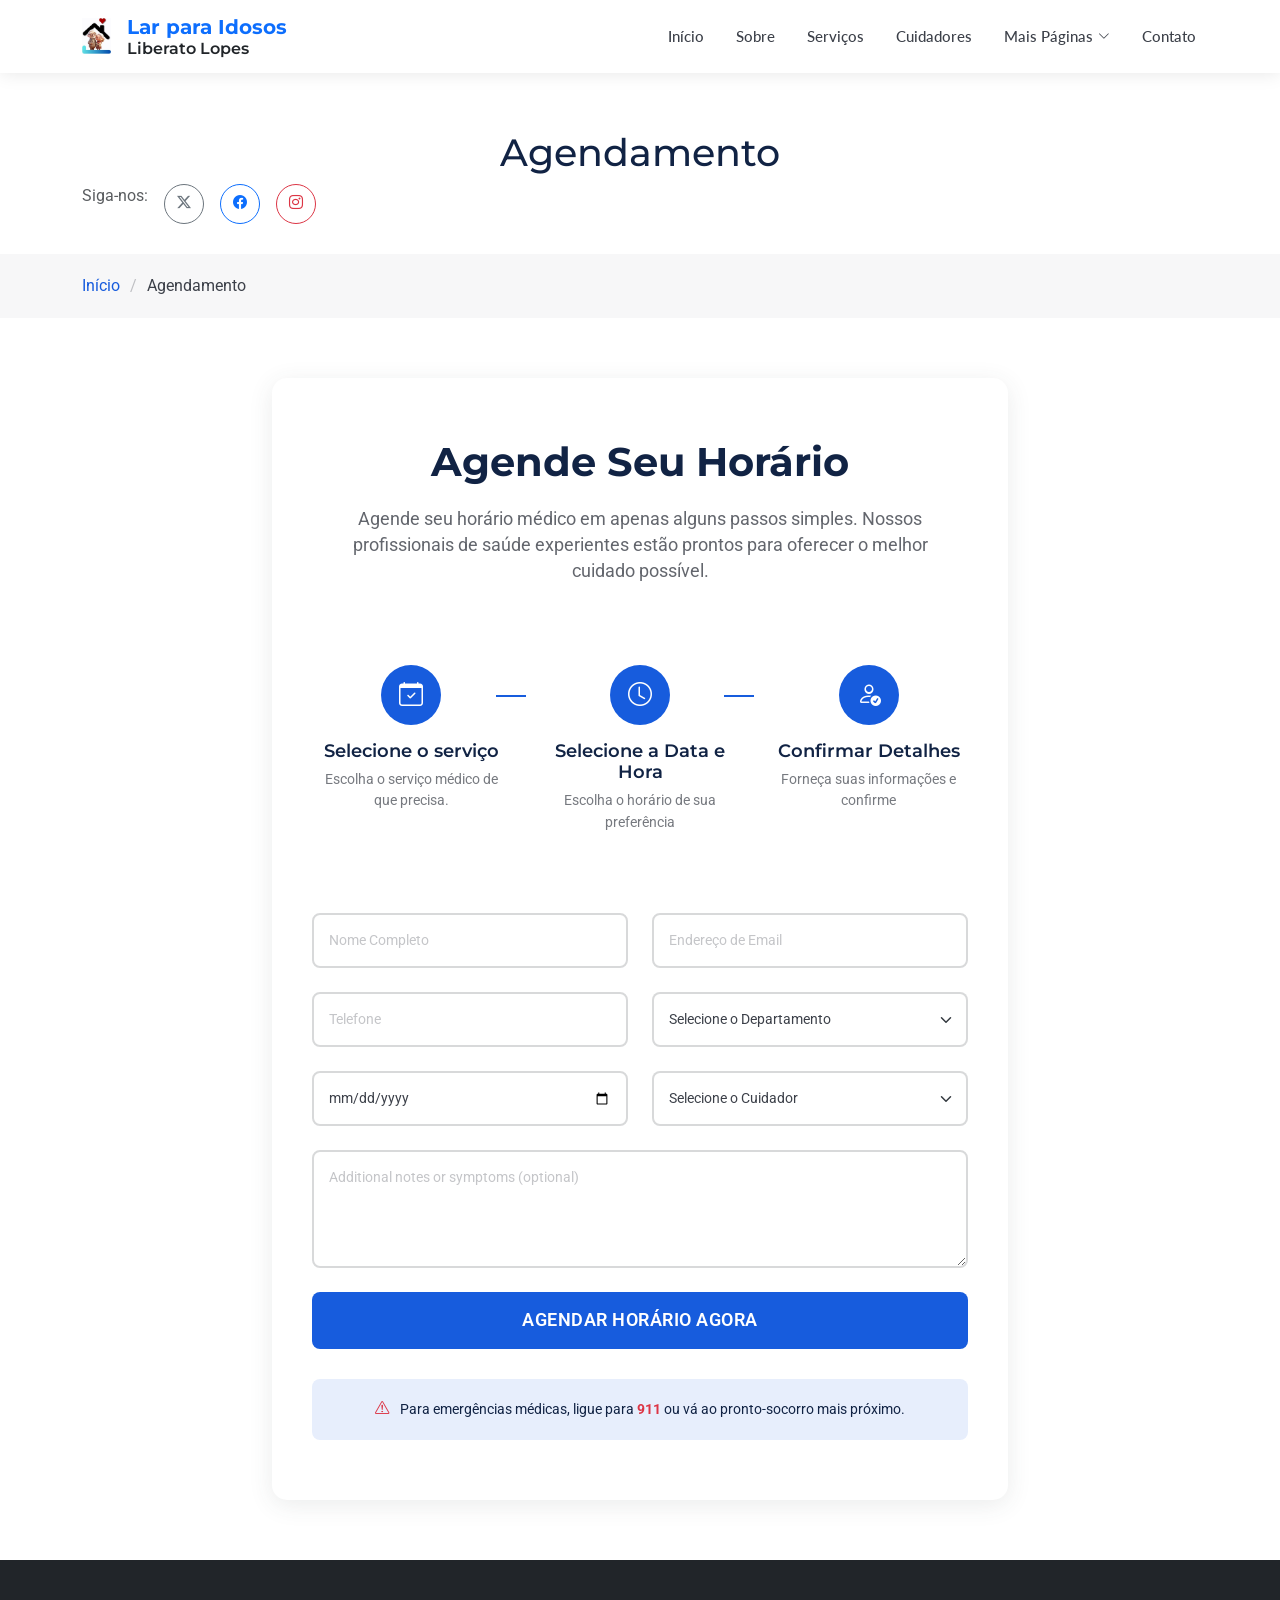
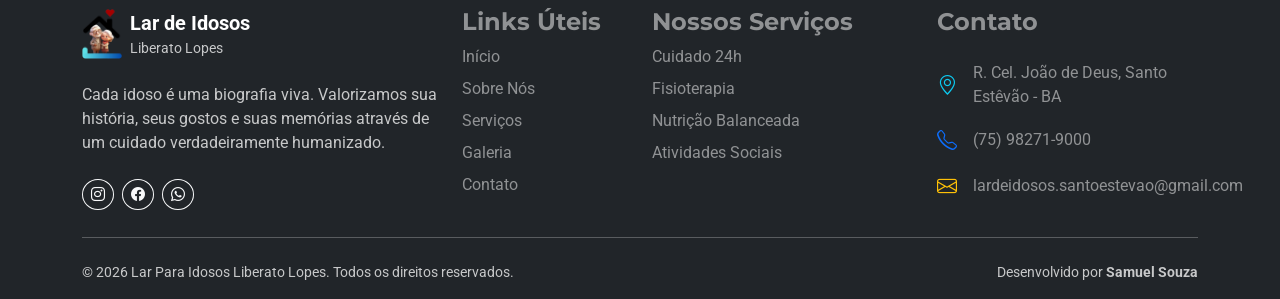
<file: appointment.html>
<!doctype html>
<html lang="pt-br">
  <head>
    <meta charset="utf-8" />
    <meta content="width=device-width, initial-scale=1.0" name="viewport" />
    <title>serviços - Liberato Lopes | Lar para Idosos</title>
    <meta
      name="description"
      content="Lar para Idosos Liberato Lopes - Excelência em cuidados humanizados, ambiente seguro e acolhedor em Santo Estêvão, BA., Ana Léia Araújo"
    />
    <meta
      name="keywords"
      content="lar para idosos, casa de repouso, cuidado humanizado, santo estevão, bahia, liberato lopes, Ana Léia Araújo"
    />

    <!-- Favicons -->
    <link href="assets/img/favicon.png" rel="icon" />
    <link href="assets/img/favicon.png" rel="apple-touch-icon" />

    <!-- Fonts -->
    <link href="https://fonts.googleapis.com" rel="preconnect" />
    <link href="https://fonts.gstatic.com" rel="preconnect" crossorigin />
    <link
      href="https://fonts.googleapis.com/css2?family=Roboto:ital,wght@0,100;0,300;0,400;0,500;0,700;0,900;1,100;1,300;1,400;1,500;1,700;1,900&family=Montserrat:ital,wght@0,100;0,200;0,300;0,400;0,500;0,600;0,700;0,800;0,900;1,100;1,200;1,300;1,400;1,500;1,600;1,700;1,800;1,900&family=Lato:ital,wght@0,100;0,300;0,400;0,700;0,900;1,100;1,300;1,400;1,700;1,900&display=swap"
      rel="stylesheet"
    />

    <!-- Vendor CSS Files -->
    <link
      href="assets/vendor/bootstrap/css/bootstrap.min.css"
      rel="stylesheet"
    />
    <link
      href="assets/vendor/bootstrap-icons/bootstrap-icons.css"
      rel="stylesheet"
    />
    <link href="assets/vendor/aos/aos.css" rel="stylesheet" />
    <link
      href="assets/vendor/glightbox/css/glightbox.min.css"
      rel="stylesheet"
    />
    <link
      href="assets/vendor/fontawesome-free/css/all.min.css"
      rel="stylesheet"
    />
    <link href="assets/vendor/swiper/swiper-bundle.min.css" rel="stylesheet" />

    <!-- Main CSS File -->
    <link href="assets/css/main.css" rel="stylesheet" />
  </head>

  <body class="services-page">
    <header id="header" class="header fixed-top">
      <div class="branding d-flex align-items-cente">
        <div
          class="container position-relative d-flex align-items-center justify-content-between"
        >
          <a href="index.html" class="logo d-flex align-items-center">
            <img
              src="assets/img/logo.png"
              alt="Logo Lar para Idosos Liberato Lopes"
              class="img-fluid"
            />
            <h1 class="sitename ms-2">
              <span class="text-primary d-block fs-5 fw-bold"
                >Lar para Idosos</span
              >
              <span class="d-block fs-6 text-dark">Liberato Lopes</span>
            </h1>
          </a>

          <nav id="navmenu" class="navmenu">
            <ul>
              <li><a href="index.html">Início</a></li>
              <li><a href="about.html">Sobre</a></li>
              <li><a href="services.html">Serviços</a></li>
              <li><a href="doctors.html">Cuidadores</a></li>
              <li class="dropdown">
                <a href="#"
                  ><span>Mais Páginas</span>
                  <i class="bi bi-chevron-down toggle-dropdown"></i
                ></a>
                <ul>
                  <li>
                    <a href="appointment.html" class="active">Agendamento</a>
                  </li>
                  <li><a href="gallery.html">Galegia</a></li>
                </ul>
              </li>
              <li><a href="contact.html">Contato</a></li>
            </ul>
            <i class="mobile-nav-toggle d-xl-none bi bi-list"></i>
          </nav>
        </div>
      </div>
    </header>

    <main class="main">
      <!-- Page Title -->
      <div class="page-title">
        <div class="heading">
          <div class="container">
            <div class="row d-flex justify-content-center text-center">
              <div class="col-lg-8">
                <h1 class="heading-title">Agendamento</h1>
                <p class="mb-0"></p>
              </div>
              <!-- Social Links -->
              <div
                class="d-flex align-items-start gap-3"
                data-aos="fade-right"
                data-aos-delay="700"
              >
                <span class="text-muted">Siga-nos:</span>
                <a
                  href="#!"
                  class="btn btn-outline-secondary btn-sm rounded-circle p-2"
                  style="width: 40px; height: 40px"
                  aria-label="Twitter"
                  rel="noopener"
                >
                  <i class="bi bi-twitter-x"></i>
                </a>
                <a
                  href="#!"
                  class="btn btn-outline-primary btn-sm rounded-circle p-2"
                  style="width: 40px; height: 40px"
                  aria-label="Facebook"
                  rel="noopener"
                >
                  <i class="bi bi-facebook"></i>
                </a>
                <a
                  href="https://www.instagram.com/lardeidosos_sto"
                  class="btn btn-outline-danger btn-sm rounded-circle p-2"
                  style="width: 40px; height: 40px"
                  aria-label="Instagram"
                  target="_blank"
                  rel="noopener"
                >
                  <i class="bi bi-instagram"></i>
                </a>
              </div>
            </div>
          </div>
        </div>
        <nav class="breadcrumbs">
          <div class="container">
            <ol>
              <li><a href="index.html">Início</a></li>
              <li class="current">Agendamento</li>
            </ol>
          </div>
        </nav>
      </div>
      <!-- End Page Title -->

      <!-- Appointmnet Section -->
      <section id="appointmnet" class="appointmnet section">
        <div class="container" data-aos="fade-up" data-aos-delay="100">
          <div class="row">
            <div class="col-lg-8 mx-auto">
              <div class="booking-wrapper">
                <div
                  class="booking-header text-center"
                  data-aos="fade-up"
                  data-aos-delay="200"
                >
                  <h2>Agende Seu Horário</h2>
                  <p>
                    Agende seu horário médico em apenas alguns passos simples.
                    Nossos profissionais de saúde experientes estão prontos para
                    oferecer o melhor cuidado possível.
                  </p>
                </div>

                <div
                  class="booking-steps"
                  data-aos="fade-up"
                  data-aos-delay="300"
                >
                  <div class="step">
                    <div class="step-icon">
                      <i class="bi bi-calendar-check"></i>
                    </div>
                    <div class="step-content">
                      <h4>Selecione o serviço</h4>
                      <p>Escolha o serviço médico de que precisa.</p>
                    </div>
                  </div>
                  <div class="step">
                    <div class="step-icon">
                      <i class="bi bi-clock"></i>
                    </div>
                    <div class="step-content">
                      <h4>Selecione a Data e Hora</h4>
                      <p>Escolha o horário de sua preferência</p>
                    </div>
                  </div>
                  <div class="step">
                    <div class="step-icon">
                      <i class="bi bi-person-check"></i>
                    </div>
                    <div class="step-content">
                      <h4>Confirmar Detalhes</h4>
                      <p>Forneça suas informações e confirme</p>
                    </div>
                  </div>
                </div>

                <div
                  class="appointment-form"
                  data-aos="fade-up"
                  data-aos-delay="400"
                >
                  <form
                    action="forms/book-appointment.php"
                    method="post"
                    class="php-email-form"
                  >
                    <div class="row gy-4">
                      <div class="col-md-6">
                        <input
                          type="text"
                          name="name"
                          class="form-control"
                          placeholder="Nome Completo"
                          required=""
                        />
                      </div>
                      <div class="col-md-6">
                        <input
                          type="email"
                          name="email"
                          class="form-control"
                          placeholder="Endereço de Email"
                          required=""
                        />
                      </div>
                      <div class="col-md-6">
                        <input
                          type="tel"
                          name="phone"
                          class="form-control"
                          placeholder="Telefone"
                          required=""
                        />
                      </div>
                      <div class="col-md-6">
                        <select
                          name="department"
                          class="form-select"
                          required=""
                        >
                          <option value="">Selecione o Departamento</option>
                          <option value="general">Consulta Geral</option>
                          <option value="cardiology">Cardiologia</option>
                          <option value="neurology">Neurologia</option>
                          <option value="orthopedics">Ortopedia</option>
                          <option value="pediatrics">Pediatria</option>
                          <option value="dermatology">Dermatologia</option>
                          <option value="oncology">Oncologia</option>
                        </select>
                      </div>
                      <div class="col-md-6">
                        <input
                          type="date"
                          name="date"
                          class="form-control"
                          required=""
                        />
                      </div>
                      <div class="col-md-6">
                        <select name="doctor" class="form-select" required="">
                          <option value="">Selecione o Cuidador</option>
                          <option value="dr-sarah-johnson">
                            Dr. Sarah Johnson
                          </option>
                          <option value="dr-michael-chen">
                            Dr. Michael Chen
                          </option>
                          <option value="dr-emily-davis">
                            Dr. Emily Davis
                          </option>
                          <option value="dr-robert-smith">
                            Dr. Robert Smith
                          </option>
                          <option value="dr-lisa-brown">Dr. Lisa Brown</option>
                          <option value="dr-david-wilson">
                            Dr. David Wilson
                          </option>
                          <option value="dr-maria-rodriguez">
                            Dr. Maria Rodriguez
                          </option>
                        </select>
                      </div>
                      <div class="col-12">
                        <textarea
                          name="message"
                          class="form-control"
                          rows="4"
                          placeholder="Additional notes or symptoms (optional)"
                        ></textarea>
                      </div>
                      <div class="col-12">
                        <div class="loading">Carregando</div>
                        <div class="error-message"></div>
                        <div class="sent-message">
                          Seu horário foi agendado. Obrigado!
                        </div>
                        <button type="submit" class="btn-book">
                          Agendar Horário Agora
                        </button>
                      </div>
                    </div>
                  </form>
                </div>

                <div
                  class="emergency-info"
                  data-aos="fade-up"
                  data-aos-delay="500"
                >
                  <p>
                    <i class="bi bi-exclamation-triangle"></i> Para emergências
                    médicas, ligue para <strong>911</strong> ou vá ao
                    pronto-socorro mais próximo.
                  </p>
                </div>
              </div>
            </div>
          </div>
        </div>
      </section>
      <!-- /Appointmnet Section -->
    </main>

    <footer id="footer" class="footer bg-dark text-white pt-5 pb-3">
      <div class="container">
        <div class="row gy-4">
          <div class="col-lg-4 col-md-6">
            <a
              href="index.html"
              class="logo d-flex align-items-center mb-4 text-white text-decoration-none"
            >
              <img
                src="assets/img/favicon.png"
                alt="Logo Footer"
                class="img-fluid me-2"
                style="max-height: 50px"
              />
              <div>
                <span class="d-block fw-bold fs-5">Lar de Idosos</span>
                <small class="d-block opacity-75">Liberato Lopes</small>
              </div>
            </a>
            <p class="opacity-75 mb-4">
              Cada idoso é uma biografia viva. Valorizamos sua história, seus
              gostos e suas memórias através de um cuidado verdadeiramente
              humanizado.
            </p>
            <div class="social-links d-flex gap-2">
              <a
                href="https://www.instagram.com/lardeidosos_sto"
                class="btn btn-outline-light btn-sm rounded-circle"
                target="_blank"
                ><i class="bi bi-instagram"></i
              ></a>
              <a
                href="https://www.facebook.com/larparaidosoliberatolopes"
                class="btn btn-outline-light btn-sm rounded-circle"
                target="_blank"
                ><i class="bi bi-facebook"></i
              ></a>
              <a
                href="https://wa.me/5575982719000"
                class="btn btn-outline-light btn-sm rounded-circle"
                target="_blank"
                ><i class="bi bi-whatsapp"></i
              ></a>
            </div>
          </div>

          <div class="col-lg-2 col-md-6">
            <h4 class="fw-bold mb-2 text-white-50">Links Úteis</h4>
            <ul class="list-unstyled footer-links">
              <li class="mb-2">
                <a href="index.html" class="text-white-50 text-decoration-none"
                  >Início</a
                >
              </li>
              <li class="mb-2">
                <a href="about.html" class="text-white-50 text-decoration-none"
                  >Sobre Nós</a
                >
              </li>
              <li class="mb-2">
                <a
                  href="services.html"
                  class="text-white-50 text-decoration-none"
                  >Serviços</a
                >
              </li>
              <li class="mb-2">
                <a
                  href="gallery.html"
                  class="text-white-50 text-decoration-none"
                  >Galeria</a
                >
              </li>
              <li class="mb-2">
                <a
                  href="contact.html"
                  class="text-white-50 text-decoration-none"
                  >Contato</a
                >
              </li>
            </ul>
          </div>

          <div class="col-lg-3 col-md-6">
            <h4 class="fw-bold mb-2 text-white-50">Nossos Serviços</h4>
            <ul class="list-unstyled footer-links">
              <li class="mb-2">
                <a href="#" class="text-white-50 text-decoration-none"
                  >Cuidado 24h</a
                >
              </li>
              <li class="mb-2">
                <a href="#" class="text-white-50 text-decoration-none"
                  >Fisioterapia</a
                >
              </li>
              <li class="mb-2">
                <a href="#" class="text-white-50 text-decoration-none"
                  >Nutrição Balanceada</a
                >
              </li>
              <li class="mb-2">
                <a href="#" class="text-white-50 text-decoration-none"
                  >Atividades Sociais</a
                >
              </li>
            </ul>
          </div>

          <div class="col-lg-3 col-md-6">
            <h4 class="fw-bold mb-2 text-white-50">Contato</h4>
            <div class="contact-info mt-4">
              <div class="d-flex align-items-center mb-3">
                <i class="bi bi-geo-alt text-info me-3 fs-5"></i>
                <a
                  href="https://maps.app.goo.gl/RTq3nf65kBAYcB2RA"
                  class="text-white-50 text-decoration-none"
                  target="_blank"
                >
                  R. Cel. João de Deus, Santo Estêvão - BA
                </a>
              </div>
              <div class="d-flex align-items-center mb-3">
                <i class="bi bi-telephone text-primary me-3 fs-5"></i>
                <a
                  href="tel:+5575982719000"
                  class="text-white-50 text-decoration-none"
                  target="_blank"
                  >(75) 98271-9000</a
                >
              </div>
              <div class="d-flex align-items-center">
                <i class="bi bi-envelope text-warning me-3 fs-5"></i>
                <a
                  href="mailto:lardeidosos.santoestevao@gmail.com"
                  class="text-white-50 text-decoration-none"
                  target="_blank"
                >
                  lardeidosos.santoestevao@gmail.com
                </a>
              </div>
            </div>
          </div>
        </div>

        <hr class="my-4 opacity-25" />

        <div class="row align-items-center">
          <div class="col-md-6 text-center text-md-start">
            <p class="mb-0 small opacity-75">
              &copy; 2026 Lar Para Idosos Liberato Lopes. Todos os direitos
              reservados.
            </p>
          </div>
          <div class="col-md-6 text-center text-md-end">
            <p class="mb-0 small opacity-75">
              Desenvolvido por
              <a
                href="https://www.samuelsouza.net.br/"
                class="text-white text-decoration-none fw-bold"
                target="_blank"
                >Samuel Souza</a
              >
            </p>
          </div>
        </div>
      </div>
    </footer>

    <!-- Scroll Top -->
    <a
      href="#!"
      id="scroll-top"
      class="scroll-top d-flex align-items-center justify-content-center"
      ><i class="bi bi-arrow-up-short"></i
    ></a>

    <!-- Preloader -->
    <div id="preloader"></div>

    <!-- Vendor JS Files -->
    <script src="assets/vendor/bootstrap/js/bootstrap.bundle.min.js"></script>
    <script src="assets/vendor/php-email-form/validate.js"></script>
    <script src="assets/vendor/aos/aos.js"></script>
    <script src="assets/vendor/glightbox/js/glightbox.min.js"></script>
    <script src="assets/vendor/purecounter/purecounter_vanilla.js"></script>
    <script src="assets/vendor/swiper/swiper-bundle.min.js"></script>

    <!-- Main JS File -->
    <script src="assets/js/main.js"></script>
  </body>
</html>
</file>
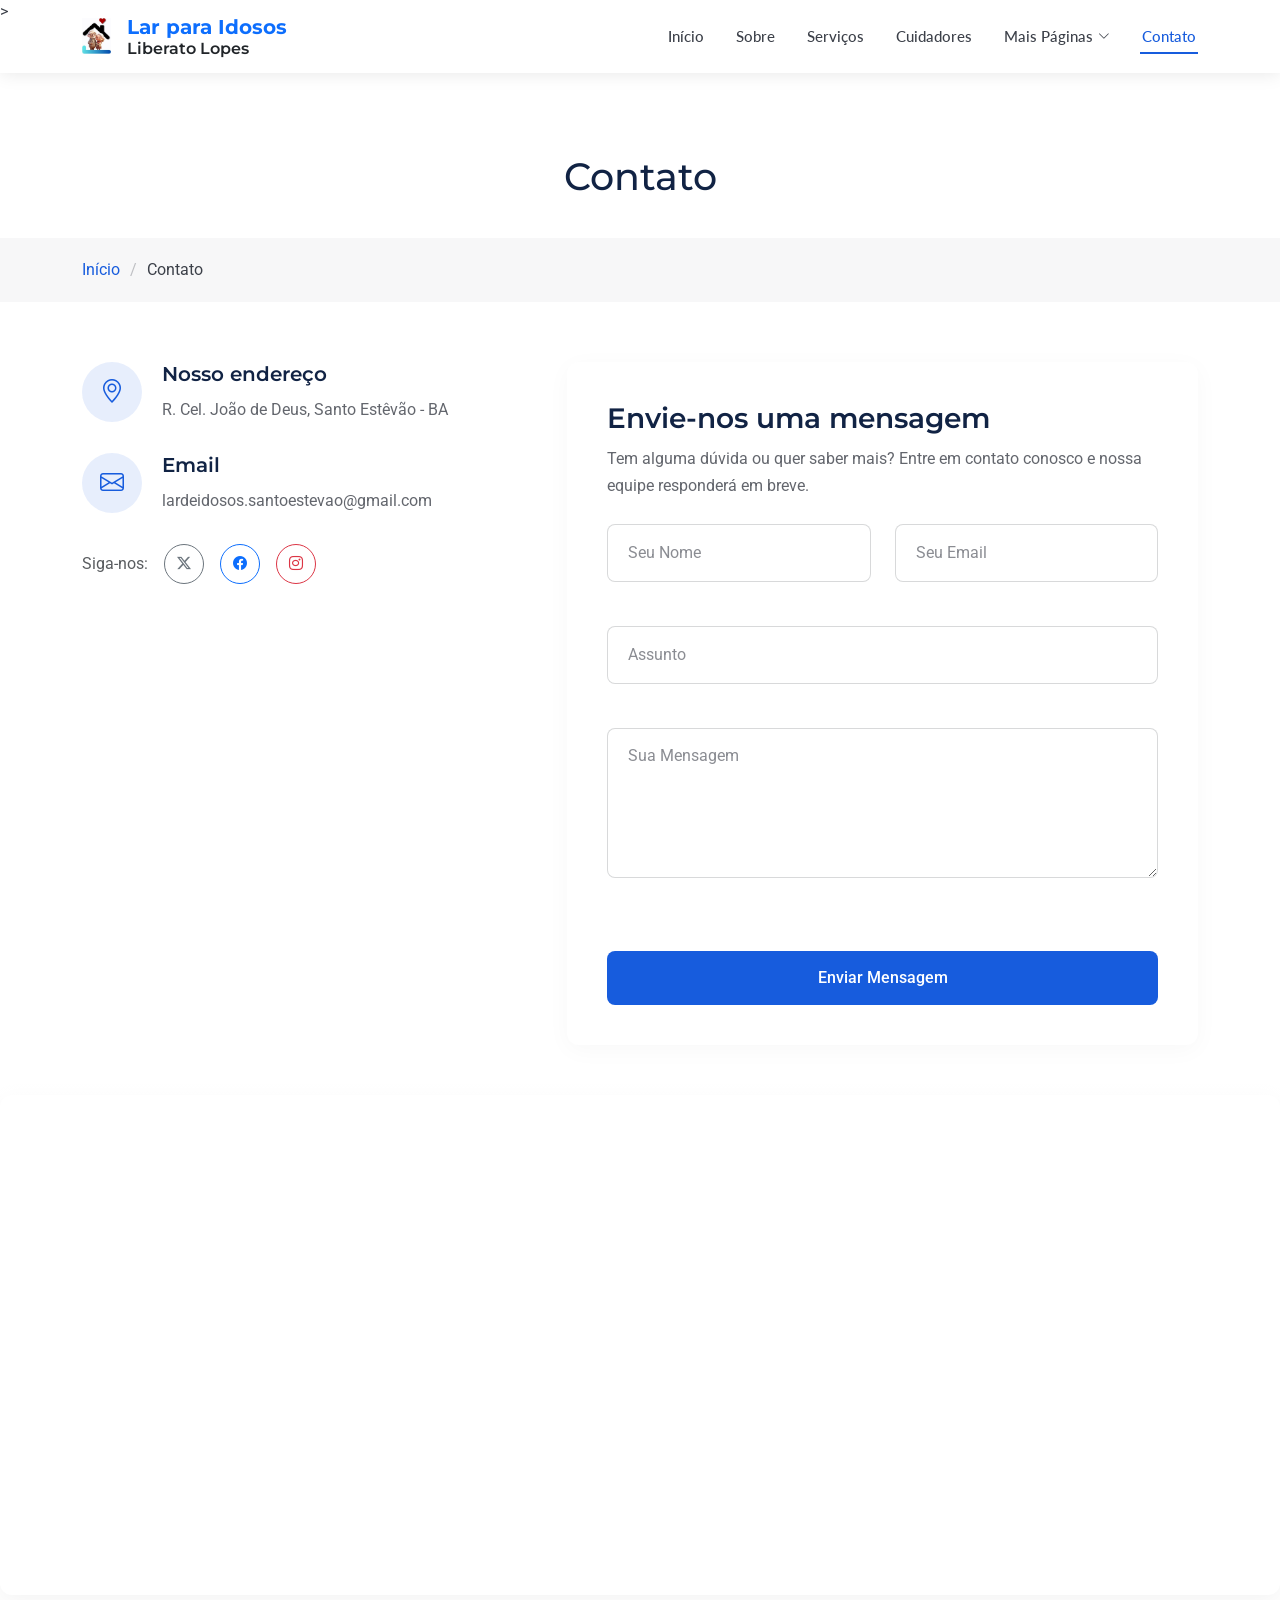
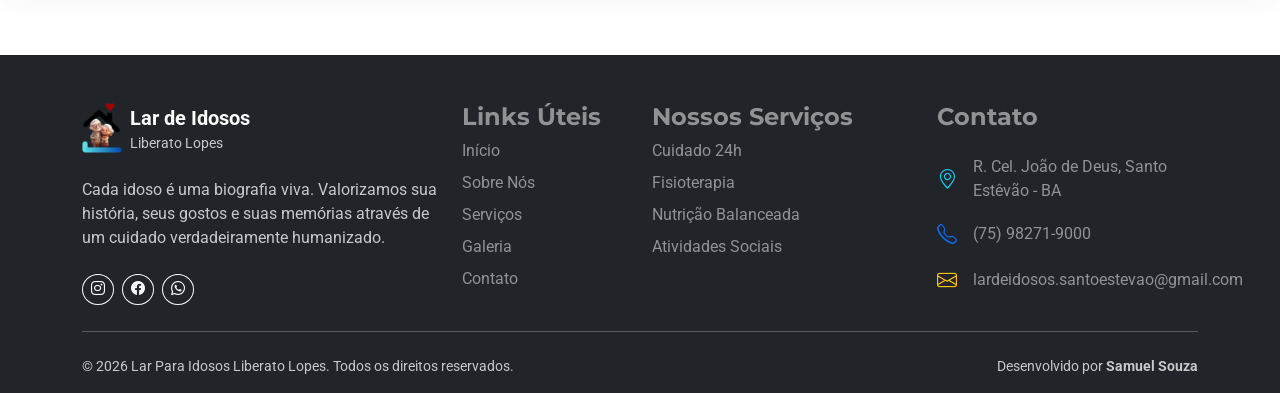
<file: contact.html>
<!doctype html>
<html lang="pt-br">
  <head>
    <meta charset="utf-8" />
    <meta content="width=device-width, initial-scale=1.0" name="viewport" />
    <title>Liberato Lopes | Lar para Idosos</title>
    <meta
      name="description"
      content="Lar para Idosos Liberato Lopes - Excelência em cuidados humanizados, ambiente seguro e acolhedor em Santo Estêvão, BA., Ana Léia Araújo"
    />
    <meta
      name="keywords"
      content="lar para idosos, casa de repouso, cuidado humanizado, santo estevão, bahia, liberato lopes, Ana Léia Araújo"
    />

    <!-- Favicons -->
    <link href="assets/img/favicon.png" rel="icon" />
    <link href="assets/img/favicon.png" rel="apple-touch-icon" />

    <!-- Fonts -->
    <link href="https://fonts.googleapis.com" rel="preconnect" />
    <link href="https://fonts.gstatic.com" rel="preconnect" crossorigin />
    <link
      href="https://fonts.googleapis.com/css2?family=Roboto:ital,wght@0,100;0,300;0,400;0,500;0,700;0,900;1,100;1,300;1,400;1,500;1,700;1,900&family=Montserrat:ital,wght@0,100;0,200;0,300;0,400;0,500;0,600;0,700;0,800;0,900;1,100;1,200;1,300;1,400;1,500;1,600;1,700;1,800;1,900&family=Lato:ital,wght@0,100;0,300;0,400;0,700;0,900;1,100;1,300;1,400;1,700;1,900&display=swap"
      rel="stylesheet"
    />

    <!-- Vendor CSS Files -->
    <link
      href="assets/vendor/bootstrap/css/bootstrap.min.css"
      rel="stylesheet"
    />
    <link
      href="assets/vendor/bootstrap-icons/bootstrap-icons.css"
      rel="stylesheet"
    />
    <link href="assets/vendor/aos/aos.css" rel="stylesheet" />
    <link
      href="assets/vendor/glightbox/css/glightbox.min.css"
      rel="stylesheet"
    />
    <link
      href="assets/vendor/fontawesome-free/css/all.min.css"
      rel="stylesheet"
    />
    <link href="assets/vendor/swiper/swiper-bundle.min.css" rel="stylesheet" />

    <!-- Main CSS File -->
    <link href="assets/css/main.css" rel="stylesheet" />
  </head>

  <body class="index-page">
    <header id="header" class="header fixed-top">
      <div class="branding d-flex align-items-cente">
        <div
          class="container position-relative d-flex align-items-center justify-content-between"
        >
          <a href="index.html" class="logo d-flex align-items-center">
            <img
              src="assets/img/logo.png"
              alt="Logo Lar para Idosos Liberato Lopes"
              class="img-fluid"
            />
            <h1 class="sitename ms-2">
              <span class="text-primary d-block fs-5 fw-bold"
                >Lar para Idosos</span
              >
              <span class="d-block fs-6 text-dark">Liberato Lopes</span>
            </h1>
          </a>

          <nav id="navmenu" class="navmenu">
            <ul>
              <li><a href="index.html">Início</a></li>
              <li><a href="about.html">Sobre</a></li>
              <li><a href="services.html">Serviços</a></li>
              <li><a href="doctors.html">Cuidadores</a></li>
              <li class="dropdown">
                <a href="#"
                  ><span>Mais Páginas</span>
                  <i class="bi bi-chevron-down toggle-dropdown"></i
                ></a>
                <ul>
                  <li><a href="appointment.html">Agendamento</a></li>
                  <li><a href="gallery.html">Galegia</a></li>
                </ul>
              </li>
              <li><a href="contact.html" class="active">Contato</a></li>
            </ul>
            <i class="mobile-nav-toggle d-xl-none bi bi-list"></i>
          </nav>
        </div>
      </div>
    </header>
    >

    <main class="main">
      <!-- Page Title -->
      <div class="page-title">
        <div class="heading">
          <div class="container">
            <div class="row d-flex justify-content-center text-center">
              <div class="col-lg-8">
                <h1 class="heading-title">Contato</h1>
                <p class="mb-0"></p>
              </div>
            </div>
          </div>
        </div>
        <nav class="breadcrumbs">
          <div class="container">
            <ol>
              <li><a href="index.html">Início</a></li>
              <li class="current">Contato</li>
            </ol>
          </div>
        </nav>
      </div>
      <!-- End Page Title -->

      <!-- Contact Section -->
      <section id="contact" class="contact section">
        <div class="container" data-aos="fade-up" data-aos-delay="100">
          <div class="row g-5">
            <div class="col-lg-5">
              <div class="contact-info-wrapper">
                <div
                  class="contact-info-item"
                  data-aos="fade-up"
                  data-aos-delay="100"
                >
                  <div class="info-icon">
                    <i class="bi bi-geo-alt"></i>
                  </div>
                  <div class="info-content">
                    <h3>Nosso endereço</h3>
                    <a
                      href="https://maps.app.goo.gl/RTq3nf65kBAYcB2RA"
                      class="text-white-50 text-decoration-none"
                      target="_blank"
                    >
                      <p>R. Cel. João de Deus, Santo Estêvão - BA</p>
                    </a>
                  </div>
                </div>

                <div
                  class="contact-info-item"
                  data-aos="fade-up"
                  data-aos-delay="200"
                >
                  <div class="info-icon">
                    <i class="bi bi-envelope"></i>
                  </div>
                  <div class="info-content">
                    <h3>Email</h3>
                    <a
                      href="mailto:lardeidosos.santoestevao@gmail.com"
                      class="text-white-50 text-decoration-none"
                      target="_blank"
                    >
                      <p>lardeidosos.santoestevao@gmail.com</p>
                    </a>
                  </div>
                </div>

                <!-- Social Links -->
                <div
                  class="d-flex align-items-center gap-3"
                  data-aos="fade-right"
                  data-aos-delay="700"
                >
                  <span class="text-muted">Siga-nos:</span>
                  <a
                    href="#!"
                    class="btn btn-outline-secondary btn-sm rounded-circle p-2"
                    style="width: 40px; height: 40px"
                    aria-label="Twitter"
                    rel="noopener"
                  >
                    <i class="bi bi-twitter-x"></i>
                  </a>
                  <a
                    href="#!"
                    class="btn btn-outline-primary btn-sm rounded-circle p-2"
                    style="width: 40px; height: 40px"
                    aria-label="Facebook"
                    rel="noopener"
                  >
                    <i class="bi bi-facebook"></i>
                  </a>
                  <a
                    href="https://www.instagram.com/lardeidosos_sto"
                    class="btn btn-outline-danger btn-sm rounded-circle p-2"
                    style="width: 40px; height: 40px"
                    aria-label="Instagram"
                    target="_blank"
                    rel="noopener"
                  >
                    <i class="bi bi-instagram"></i>
                  </a>
                </div>
              </div>
            </div>

            <div class="col-lg-7">
              <div
                class="contact-form-card"
                data-aos="fade-up"
                data-aos-delay="200"
              >
                <h2>Envie-nos uma mensagem</h2>
                <p class="mb-4">
                  Tem alguma dúvida ou quer saber mais? Entre em contato conosco
                  e nossa equipe responderá em breve.
                </p>

                <form
                  action="forms/contact.php"
                  method="post"
                  class="php-email-form"
                >
                  <div class="row g-4">
                    <div class="col-md-6">
                      <input
                        type="text"
                        class="form-control"
                        name="name"
                        id="name"
                        placeholder="Seu Nome"
                        required=""
                      />
                    </div>

                    <div class="col-md-6">
                      <input
                        type="email"
                        class="form-control"
                        name="email"
                        id="email"
                        placeholder="Seu Email"
                        required=""
                      />
                    </div>

                    <div class="col-12">
                      <input
                        type="text"
                        class="form-control"
                        name="subject"
                        id="subject"
                        placeholder="Assunto"
                        required=""
                      />
                    </div>

                    <div class="col-12">
                      <textarea
                        class="form-control"
                        name="message"
                        id="message"
                        placeholder="Sua Mensagem"
                        rows="6"
                        required=""
                      ></textarea>
                    </div>

                    <div class="col-12">
                      <div class="loading">Carregando</div>
                      <div class="error-message"></div>
                      <div class="sent-message">
                        Sua mensagem foi enviada. Obrigado!
                      </div>
                    </div>

                    <div class="col-12">
                      <button type="submit" class="btn btn-submit">
                        Enviar Mensagem
                      </button>
                    </div>
                  </div>
                </form>
              </div>
            </div>
          </div>
        </div>

        <div
          class="container-fluid map-container"
          data-aos="fade-up"
          data-aos-delay="200"
        >
          <div class="map-overlay"></div>
          <iframe
            src="https://www.google.com/maps/embed?pb=!1m14!1m8!1m3!1d6422.856962753247!2d-39.2503!3d-12.4277!3m2!1i1024!2i768!4f13.1!3m3!1m2!1s0x715a95afc31e8d9%3A0x5b16bd446a98aa51!2sR.%20Cel.%20Jo%C3%A3o%20de%20Deus%2C%20Santo%20Est%C3%AAv%C3%A3o%20-%20BA%2C%2044190-000!5e1!3m2!1spt-BR!2sbr!4v1771267337186!5m2!1spt-BR!2sbr"
            width="600"
            height="450"
            style="border: 0"
            allowfullscreen=""
            loading="lazy"
            referrerpolicy="no-referrer-when-downgrade"
          ></iframe>
        </div>
      </section>
      <!-- /Contact Section -->
    </main>

    <footer id="footer" class="footer bg-dark text-white pt-5 pb-3">
      <div class="container">
        <div class="row gy-4">
          <div class="col-lg-4 col-md-6">
            <a
              href="index.html"
              class="logo d-flex align-items-center mb-4 text-white text-decoration-none"
            >
              <img
                src="assets/img/favicon.png"
                alt="Logo Footer"
                class="img-fluid me-2"
                style="max-height: 50px"
              />
              <div>
                <span class="d-block fw-bold fs-5">Lar de Idosos</span>
                <small class="d-block opacity-75">Liberato Lopes</small>
              </div>
            </a>
            <p class="opacity-75 mb-4">
              Cada idoso é uma biografia viva. Valorizamos sua história, seus
              gostos e suas memórias através de um cuidado verdadeiramente
              humanizado.
            </p>
            <div class="social-links d-flex gap-2">
              <a
                href="https://www.instagram.com/lardeidosos_sto"
                class="btn btn-outline-light btn-sm rounded-circle"
                target="_blank"
                ><i class="bi bi-instagram"></i
              ></a>
              <a
                href="https://www.facebook.com/larparaidosoliberatolopes"
                class="btn btn-outline-light btn-sm rounded-circle"
                target="_blank"
                ><i class="bi bi-facebook"></i
              ></a>
              <a
                href="https://wa.me/5575982719000"
                class="btn btn-outline-light btn-sm rounded-circle"
                target="_blank"
                ><i class="bi bi-whatsapp"></i
              ></a>
            </div>
          </div>

          <div class="col-lg-2 col-md-6">
            <h4 class="fw-bold mb-2 text-white-50">Links Úteis</h4>
            <ul class="list-unstyled footer-links">
              <li class="mb-2">
                <a href="index.html" class="text-white-50 text-decoration-none"
                  >Início</a
                >
              </li>
              <li class="mb-2">
                <a href="about.html" class="text-white-50 text-decoration-none"
                  >Sobre Nós</a
                >
              </li>
              <li class="mb-2">
                <a
                  href="services.html"
                  class="text-white-50 text-decoration-none"
                  >Serviços</a
                >
              </li>
              <li class="mb-2">
                <a
                  href="gallery.html"
                  class="text-white-50 text-decoration-none"
                  >Galeria</a
                >
              </li>
              <li class="mb-2">
                <a
                  href="contact.html"
                  class="text-white-50 text-decoration-none"
                  >Contato</a
                >
              </li>
            </ul>
          </div>

          <div class="col-lg-3 col-md-6">
            <h4 class="fw-bold mb-2 text-white-50">Nossos Serviços</h4>
            <ul class="list-unstyled footer-links">
              <li class="mb-2">
                <a href="#" class="text-white-50 text-decoration-none"
                  >Cuidado 24h</a
                >
              </li>
              <li class="mb-2">
                <a href="#" class="text-white-50 text-decoration-none"
                  >Fisioterapia</a
                >
              </li>
              <li class="mb-2">
                <a href="#" class="text-white-50 text-decoration-none"
                  >Nutrição Balanceada</a
                >
              </li>
              <li class="mb-2">
                <a href="#" class="text-white-50 text-decoration-none"
                  >Atividades Sociais</a
                >
              </li>
            </ul>
          </div>

          <div class="col-lg-3 col-md-6">
            <h4 class="fw-bold mb-2 text-white-50">Contato</h4>
            <div class="contact-info mt-4">
              <div class="d-flex align-items-center mb-3">
                <i class="bi bi-geo-alt text-info me-3 fs-5"></i>
                <a
                  href="https://maps.app.goo.gl/RTq3nf65kBAYcB2RA"
                  class="text-white-50 text-decoration-none"
                  target="_blank"
                >
                  R. Cel. João de Deus, Santo Estêvão - BA
                </a>
              </div>
              <div class="d-flex align-items-center mb-3">
                <i class="bi bi-telephone text-primary me-3 fs-5"></i>
                <a
                  href="tel:+5575982719000"
                  class="text-white-50 text-decoration-none"
                  target="_blank"
                  >(75) 98271-9000</a
                >
              </div>
              <div class="d-flex align-items-center">
                <i class="bi bi-envelope text-warning me-3 fs-5"></i>
                <a
                  href="mailto:lardeidosos.santoestevao@gmail.com"
                  class="text-white-50 text-decoration-none"
                  target="_blank"
                >
                  lardeidosos.santoestevao@gmail.com
                </a>
              </div>
            </div>
          </div>
        </div>

        <hr class="my-4 opacity-25" />

        <div class="row align-items-center">
          <div class="col-md-6 text-center text-md-start">
            <p class="mb-0 small opacity-75">
              &copy; 2026 Lar Para Idosos Liberato Lopes. Todos os direitos
              reservados.
            </p>
          </div>
          <div class="col-md-6 text-center text-md-end">
            <p class="mb-0 small opacity-75">
              Desenvolvido por
              <a
                href="https://www.samuelsouza.net.br/"
                class="text-white text-decoration-none fw-bold"
                target="_blank"
                >Samuel Souza</a
              >
            </p>
          </div>
        </div>
      </div>
    </footer>

    <!-- Scroll Top -->
    <a
      href="#!"
      id="scroll-top"
      class="scroll-top d-flex align-items-center justify-content-center"
      ><i class="bi bi-arrow-up-short"></i
    ></a>

    <!-- Preloader -->
    <div id="preloader"></div>

    <!-- Vendor JS Files -->
    <script src="assets/vendor/bootstrap/js/bootstrap.bundle.min.js"></script>
    <script src="assets/vendor/php-email-form/validate.js"></script>
    <script src="assets/vendor/aos/aos.js"></script>
    <script src="assets/vendor/glightbox/js/glightbox.min.js"></script>
    <script src="assets/vendor/purecounter/purecounter_vanilla.js"></script>
    <script src="assets/vendor/swiper/swiper-bundle.min.js"></script>

    <!-- Main JS File -->
    <script src="assets/js/main.js"></script>
  </body>
</html>
</file>
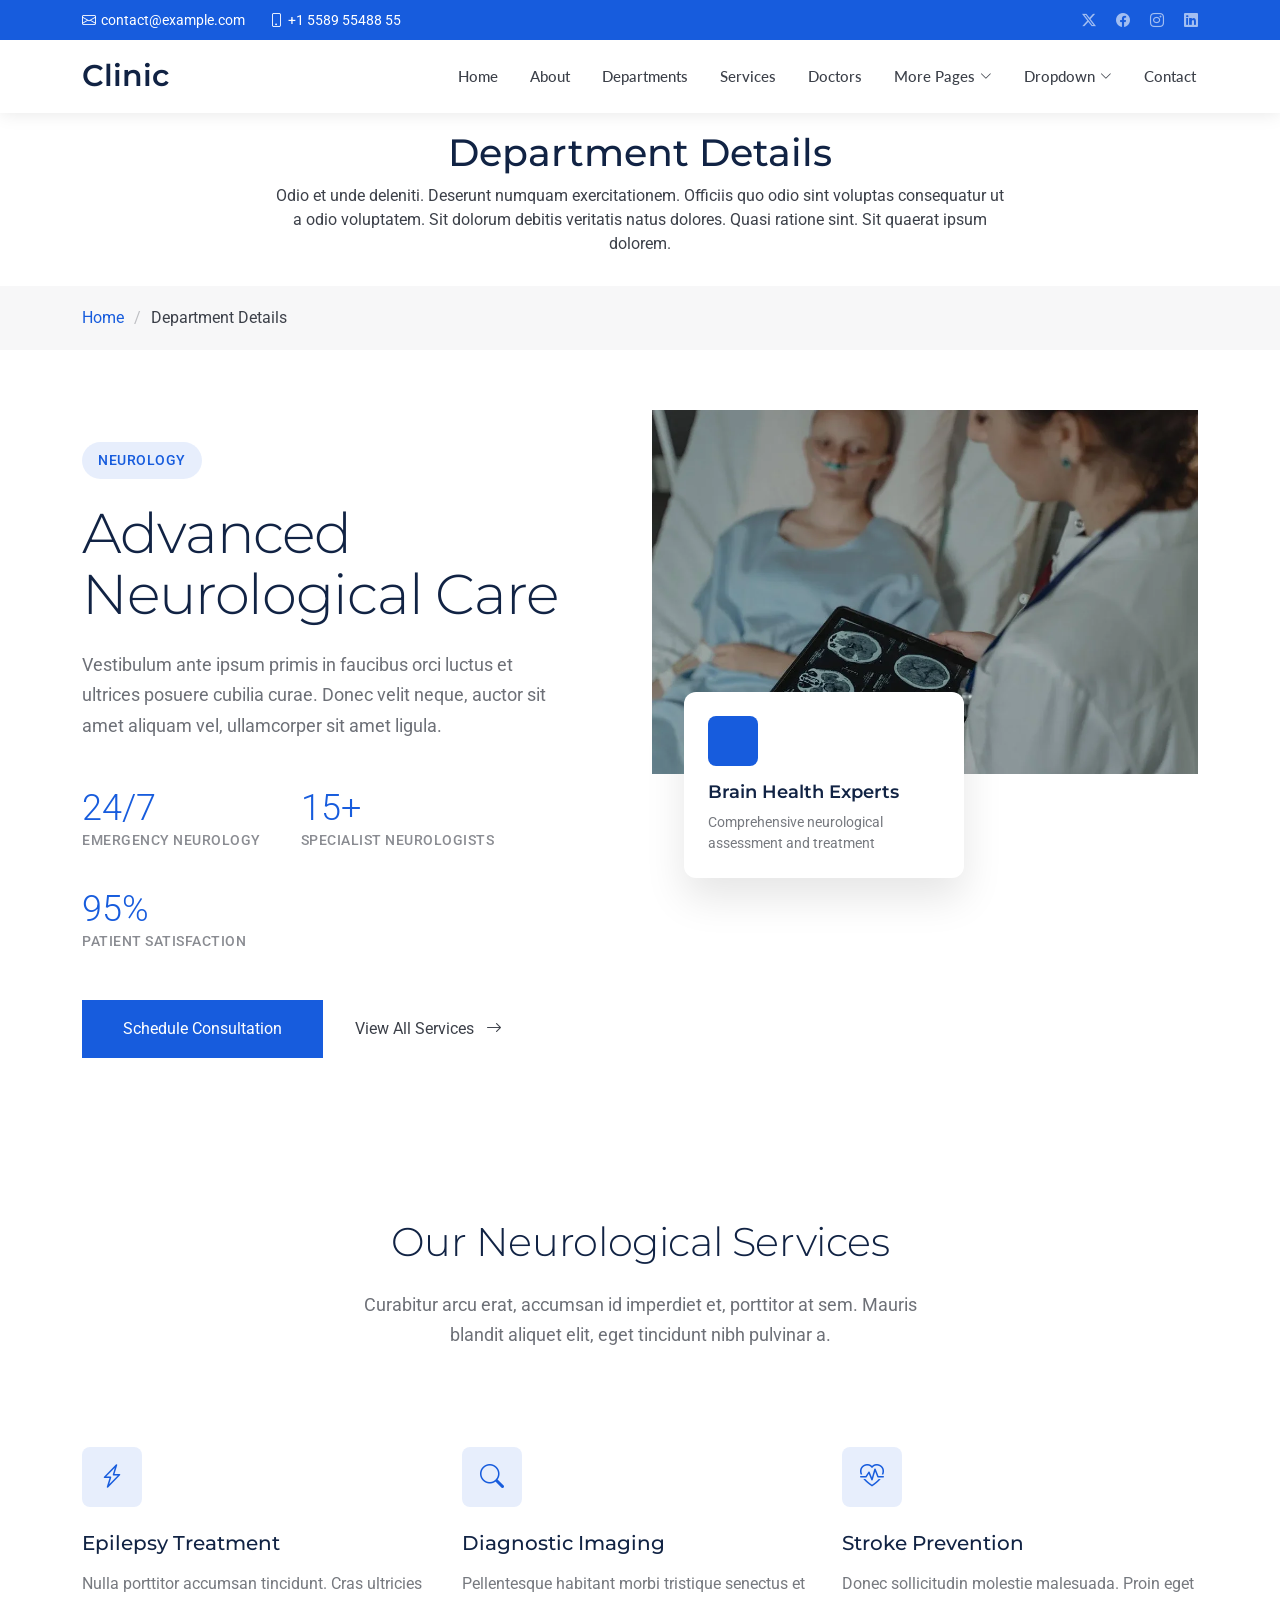
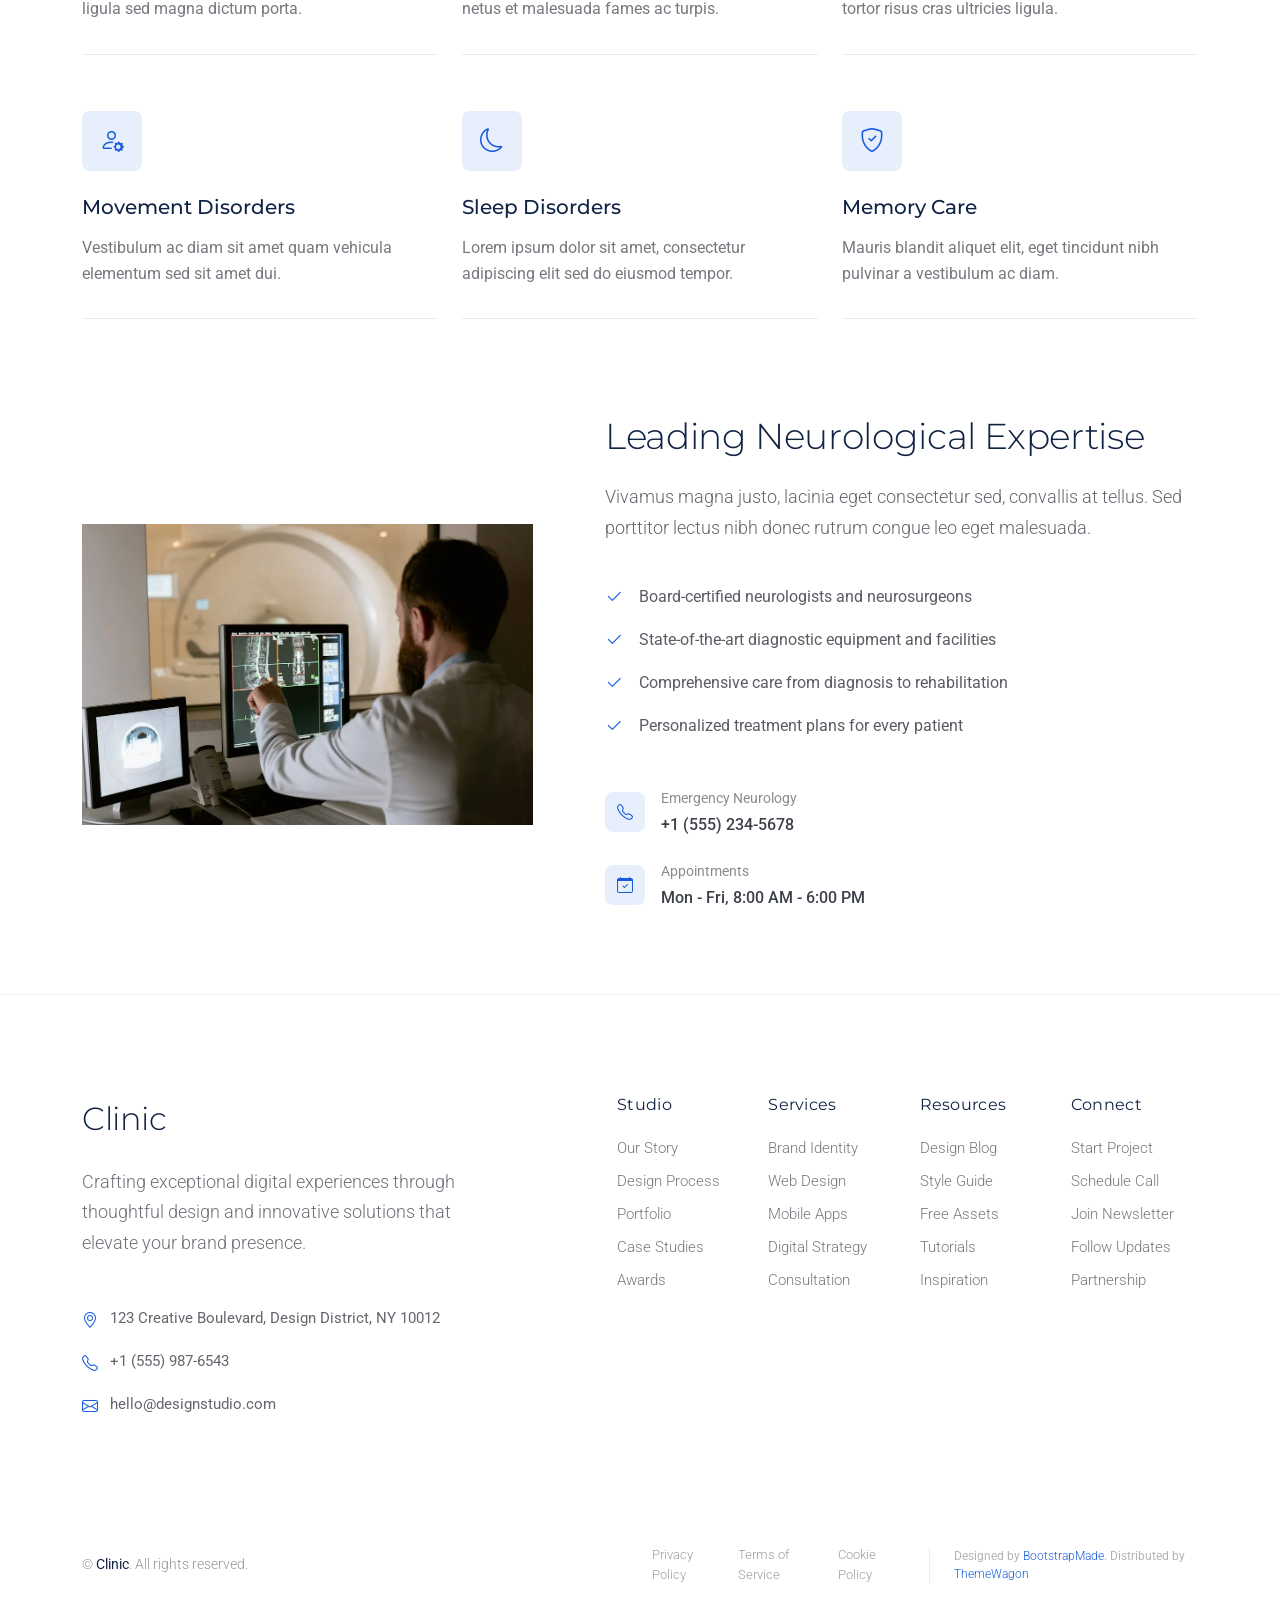
<file: department-details.html>
<!DOCTYPE html>
<html lang="en">

<head>
  <meta charset="utf-8">
  <meta content="width=device-width, initial-scale=1.0" name="viewport">
  <title>Department Details - Clinic Bootstrap Template</title>
  <meta name="description" content="">
  <meta name="keywords" content="">

  <!-- Favicons -->
  <link href="assets/img/favicon.png" rel="icon">
  <link href="assets/img/apple-touch-icon.png" rel="apple-touch-icon">

  <!-- Fonts -->
  <link href="https://fonts.googleapis.com" rel="preconnect">
  <link href="https://fonts.gstatic.com" rel="preconnect" crossorigin>
  <link
    href="https://fonts.googleapis.com/css2?family=Roboto:ital,wght@0,100;0,300;0,400;0,500;0,700;0,900;1,100;1,300;1,400;1,500;1,700;1,900&family=Montserrat:ital,wght@0,100;0,200;0,300;0,400;0,500;0,600;0,700;0,800;0,900;1,100;1,200;1,300;1,400;1,500;1,600;1,700;1,800;1,900&family=Lato:ital,wght@0,100;0,300;0,400;0,700;0,900;1,100;1,300;1,400;1,700;1,900&display=swap"
    rel="stylesheet">

  <!-- Vendor CSS Files -->
  <link href="assets/vendor/bootstrap/css/bootstrap.min.css" rel="stylesheet">
  <link href="assets/vendor/bootstrap-icons/bootstrap-icons.css" rel="stylesheet">
  <link href="assets/vendor/aos/aos.css" rel="stylesheet">
  <link href="assets/vendor/glightbox/css/glightbox.min.css" rel="stylesheet">
  <link href="assets/vendor/fontawesome-free/css/all.min.css" rel="stylesheet">
  <link href="assets/vendor/swiper/swiper-bundle.min.css" rel="stylesheet">

  <!-- Main CSS File -->
  <link href="assets/css/main.css" rel="stylesheet">

  <!-- =======================================================
  * Template Name: Clinic
  * Template URL: https://bootstrapmade.com/clinic-bootstrap-template/
  * Updated: Jul 23 2025 with Bootstrap v5.3.7
  * Author: BootstrapMade.com
  * License: https://bootstrapmade.com/license/
  ======================================================== -->
</head>

<body class="department-details-page">

  <header id="header" class="header fixed-top">

    <div class="topbar d-flex align-items-center dark-background">
      <div class="container d-flex justify-content-center justify-content-md-between">
        <div class="contact-info d-flex align-items-center">
          <i class="bi bi-envelope d-flex align-items-center"><a
              href="mailto:contact@example.com">contact@example.com</a></i>
          <i class="bi bi-phone d-flex align-items-center ms-4"><span>+1 5589 55488 55</span></i>
        </div>
        <div class="social-links d-none d-md-flex align-items-center">
          <a href="#!" class="twitter"><i class="bi bi-twitter-x"></i></a>
          <a href="#!" class="facebook"><i class="bi bi-facebook"></i></a>
          <a href="#!" class="instagram"><i class="bi bi-instagram"></i></a>
          <a href="#!" class="linkedin"><i class="bi bi-linkedin"></i></a>
        </div>
      </div>
    </div><!-- End Top Bar -->

    <div class="branding d-flex align-items-cente">

      <div class="container position-relative d-flex align-items-center justify-content-between">
        <a href="index.html" class="logo d-flex align-items-center">
          <!-- Uncomment the line below if you also wish to use an image logo -->
          <!-- <img src="assets/img/logo.webp" alt=""> -->
          <h1 class="sitename">Clinic</h1>
        </a>

        <nav id="navmenu" class="navmenu">
          <ul>
            <li><a href="index.html">Home</a></li>
            <li><a href="about.html">About</a></li>
            <li><a href="departments.html">Departments</a></li>
            <li><a href="services.html">Services</a></li>
            <li><a href="doctors.html">Doctors</a></li>
            <li class="dropdown"><a href="#"><span>More Pages</span> <i
                  class="bi bi-chevron-down toggle-dropdown"></i></a>
              <ul>
                <li><a href="department-details.html" class="active">Department Details</a></li>
                <li><a href="service-details.html">Service Details</a></li>
                <li><a href="appointment.html">Appointment</a></li>
                <li><a href="testimonials.html">Testimonials</a></li>
                <li><a href="faq.html">Frequently Asked Questions</a></li>
                <li><a href="gallery.html">Gallery</a></li>
                <li><a href="terms.html">Terms</a></li>
                <li><a href="privacy.html">Privacy</a></li>
                <li><a href="404.html">404</a></li>
              </ul>
            </li>
            <li class="dropdown"><a href="#"><span>Dropdown</span> <i
                  class="bi bi-chevron-down toggle-dropdown"></i></a>
              <ul>
                <li><a href="#">Dropdown 1</a></li>
                <li class="dropdown"><a href="#"><span>Deep Dropdown</span> <i
                      class="bi bi-chevron-down toggle-dropdown"></i></a>
                  <ul>
                    <li><a href="#">Deep Dropdown 1</a></li>
                    <li><a href="#">Deep Dropdown 2</a></li>
                    <li><a href="#">Deep Dropdown 3</a></li>
                    <li><a href="#">Deep Dropdown 4</a></li>
                    <li><a href="#">Deep Dropdown 5</a></li>
                  </ul>
                </li>
                <li><a href="#">Dropdown 2</a></li>
                <li><a href="#">Dropdown 3</a></li>
                <li><a href="#">Dropdown 4</a></li>
              </ul>
            </li>
            <li><a href="contact.html">Contact</a></li>
          </ul>
          <i class="mobile-nav-toggle d-xl-none bi bi-list"></i>
        </nav>

      </div>

    </div>

  </header>

  <main class="main">

    <!-- Page Title -->
    <div class="page-title">
      <div class="heading">
        <div class="container">
          <div class="row d-flex justify-content-center text-center">
            <div class="col-lg-8">
              <h1 class="heading-title">Department Details</h1>
              <p class="mb-0">
                Odio et unde deleniti. Deserunt numquam exercitationem. Officiis quo
                odio sint voluptas consequatur ut a odio voluptatem. Sit dolorum
                debitis veritatis natus dolores. Quasi ratione sint. Sit quaerat
                ipsum dolorem.
              </p>
            </div>
          </div>
        </div>
      </div>
      <nav class="breadcrumbs">
        <div class="container">
          <ol>
            <li><a href="index.html">Home</a></li>
            <li class="current">Department Details</li>
          </ol>
        </div>
      </nav>
    </div><!-- End Page Title -->

    <!-- Department Details Section -->
    <section id="department-details" class="department-details section">

      <div class="container" data-aos="fade-up" data-aos-delay="100">

        <div class="row">
          <div class="col-xl-6 col-lg-7">
            <div class="department-hero" data-aos="fade-right" data-aos-delay="200">
              <div class="badge-wrap">
                <span class="specialty-badge">Neurology</span>
              </div>
              <h1 class="department-title">Advanced Neurological Care</h1>
              <p class="department-intro">Vestibulum ante ipsum primis in faucibus orci luctus et ultrices posuere
                cubilia curae. Donec velit neque, auctor sit amet aliquam vel, ullamcorper sit amet ligula.</p>

              <div class="key-highlights">
                <div class="highlight-item">
                  <span class="highlight-number">24/7</span>
                  <span class="highlight-text">Emergency Neurology</span>
                </div>
                <div class="highlight-item">
                  <span class="highlight-number">15+</span>
                  <span class="highlight-text">Specialist Neurologists</span>
                </div>
                <div class="highlight-item">
                  <span class="highlight-number">95%</span>
                  <span class="highlight-text">Patient Satisfaction</span>
                </div>
              </div>

              <div class="action-group">
                <a href="appointment.html" class="btn-primary">Schedule Consultation</a>
                <a href="services.html" class="btn-secondary">
                  <span>View All Services</span>
                  <i class="bi bi-arrow-right"></i>
                </a>
              </div>
            </div>
          </div>

          <div class="col-xl-6 col-lg-5">
            <div class="department-visual" data-aos="fade-left" data-aos-delay="300">
              <div class="image-container">
                <img src="assets/img/health/neurology-2.webp" alt="Neurology Department"
                  class="img-fluid primary-image">
                <div class="floating-card" data-aos="zoom-in" data-aos-delay="500">
                  <div class="card-icon">
                    <i class="bi bi-brain"></i>
                  </div>
                  <div class="card-content">
                    <h4>Brain Health Experts</h4>
                    <p>Comprehensive neurological assessment and treatment</p>
                  </div>
                </div>
              </div>
            </div>
          </div>
        </div>

        <div class="services-overview" data-aos="fade-up" data-aos-delay="400">
          <div class="row justify-content-center">
            <div class="col-lg-8">
              <div class="overview-header">
                <h3>Our Neurological Services</h3>
                <p>Curabitur arcu erat, accumsan id imperdiet et, porttitor at sem. Mauris blandit aliquet elit, eget
                  tincidunt nibh pulvinar a.</p>
              </div>
            </div>
          </div>

          <div class="row gy-4 services-grid">
            <div class="col-lg-4 col-md-6" data-aos="fade-up" data-aos-delay="500">
              <div class="service-item">
                <div class="service-icon">
                  <i class="bi bi-lightning-charge"></i>
                </div>
                <h4>Epilepsy Treatment</h4>
                <p>Nulla porttitor accumsan tincidunt. Cras ultricies ligula sed magna dictum porta.</p>
              </div>
            </div>

            <div class="col-lg-4 col-md-6" data-aos="fade-up" data-aos-delay="550">
              <div class="service-item">
                <div class="service-icon">
                  <i class="bi bi-search"></i>
                </div>
                <h4>Diagnostic Imaging</h4>
                <p>Pellentesque habitant morbi tristique senectus et netus et malesuada fames ac turpis.</p>
              </div>
            </div>

            <div class="col-lg-4 col-md-6" data-aos="fade-up" data-aos-delay="600">
              <div class="service-item">
                <div class="service-icon">
                  <i class="bi bi-heart-pulse"></i>
                </div>
                <h4>Stroke Prevention</h4>
                <p>Donec sollicitudin molestie malesuada. Proin eget tortor risus cras ultricies ligula.</p>
              </div>
            </div>

            <div class="col-lg-4 col-md-6" data-aos="fade-up" data-aos-delay="650">
              <div class="service-item">
                <div class="service-icon">
                  <i class="bi bi-person-gear"></i>
                </div>
                <h4>Movement Disorders</h4>
                <p>Vestibulum ac diam sit amet quam vehicula elementum sed sit amet dui.</p>
              </div>
            </div>

            <div class="col-lg-4 col-md-6" data-aos="fade-up" data-aos-delay="700">
              <div class="service-item">
                <div class="service-icon">
                  <i class="bi bi-moon"></i>
                </div>
                <h4>Sleep Disorders</h4>
                <p>Lorem ipsum dolor sit amet, consectetur adipiscing elit sed do eiusmod tempor.</p>
              </div>
            </div>

            <div class="col-lg-4 col-md-6" data-aos="fade-up" data-aos-delay="750">
              <div class="service-item">
                <div class="service-icon">
                  <i class="bi bi-shield-check"></i>
                </div>
                <h4>Memory Care</h4>
                <p>Mauris blandit aliquet elit, eget tincidunt nibh pulvinar a vestibulum ac diam.</p>
              </div>
            </div>
          </div>
        </div>

        <div class="expert-care-section" data-aos="fade-up" data-aos-delay="800">
          <div class="row align-items-center">
            <div class="col-lg-5" data-aos="fade-right" data-aos-delay="900">
              <div class="expert-image">
                <img src="assets/img/health/neurology-4.webp" alt="Neurological Expert" class="img-fluid">
              </div>
            </div>

            <div class="col-lg-7" data-aos="fade-left" data-aos-delay="900">
              <div class="expert-content">
                <h3>Leading Neurological Expertise</h3>
                <p class="lead">Vivamus magna justo, lacinia eget consectetur sed, convallis at tellus. Sed porttitor
                  lectus nibh donec rutrum congue leo eget malesuada.</p>

                <div class="expertise-list">
                  <div class="expertise-item">
                    <i class="bi bi-check2"></i>
                    <span>Board-certified neurologists and neurosurgeons</span>
                  </div>
                  <div class="expertise-item">
                    <i class="bi bi-check2"></i>
                    <span>State-of-the-art diagnostic equipment and facilities</span>
                  </div>
                  <div class="expertise-item">
                    <i class="bi bi-check2"></i>
                    <span>Comprehensive care from diagnosis to rehabilitation</span>
                  </div>
                  <div class="expertise-item">
                    <i class="bi bi-check2"></i>
                    <span>Personalized treatment plans for every patient</span>
                  </div>
                </div>

                <div class="contact-info">
                  <div class="contact-item">
                    <i class="bi bi-telephone"></i>
                    <div>
                      <span class="contact-label">Emergency Neurology</span>
                      <span class="contact-value">+1 (555) 234-5678</span>
                    </div>
                  </div>
                  <div class="contact-item">
                    <i class="bi bi-calendar-check"></i>
                    <div>
                      <span class="contact-label">Appointments</span>
                      <span class="contact-value">Mon - Fri, 8:00 AM - 6:00 PM</span>
                    </div>
                  </div>
                </div>
              </div>
            </div>
          </div>
        </div>

      </div>

    </section><!-- /Department Details Section -->

  </main>

  <footer id="footer" class="footer-16 footer position-relative">

    <div class="container">

      <div class="footer-main" data-aos="fade-up" data-aos-delay="100">
        <div class="row align-items-start">

          <div class="col-lg-5">
            <div class="brand-section">
              <a href="index.html" class="logo d-flex align-items-center mb-4">
                <span class="sitename">Clinic</span>
              </a>
              <p class="brand-description">Crafting exceptional digital experiences through thoughtful design and
                innovative solutions that elevate your brand presence.</p>

              <div class="contact-info mt-5">
                <div class="contact-item">
                  <i class="bi bi-geo-alt"></i>
                  <span>123 Creative Boulevard, Design District, NY 10012</span>
                </div>
                <div class="contact-item">
                  <i class="bi bi-telephone"></i>
                  <span>+1 (555) 987-6543</span>
                </div>
                <div class="contact-item">
                  <i class="bi bi-envelope"></i>
                  <span>hello@designstudio.com</span>
                </div>
              </div>
            </div>
          </div>

          <div class="col-lg-7">
            <div class="footer-nav-wrapper">
              <div class="row">

                <div class="col-6 col-lg-3">
                  <div class="nav-column">
                    <h6>Studio</h6>
                    <nav class="footer-nav">
                      <a href="#!">Our Story</a>
                      <a href="#!">Design Process</a>
                      <a href="#!">Portfolio</a>
                      <a href="#!">Case Studies</a>
                      <a href="#!">Awards</a>
                    </nav>
                  </div>
                </div>

                <div class="col-6 col-lg-3">
                  <div class="nav-column">
                    <h6>Services</h6>
                    <nav class="footer-nav">
                      <a href="#!">Brand Identity</a>
                      <a href="#!">Web Design</a>
                      <a href="#!">Mobile Apps</a>
                      <a href="#!">Digital Strategy</a>
                      <a href="#!">Consultation</a>
                    </nav>
                  </div>
                </div>

                <div class="col-6 col-lg-3">
                  <div class="nav-column">
                    <h6>Resources</h6>
                    <nav class="footer-nav">
                      <a href="#!">Design Blog</a>
                      <a href="#!">Style Guide</a>
                      <a href="#!">Free Assets</a>
                      <a href="#!">Tutorials</a>
                      <a href="#!">Inspiration</a>
                    </nav>
                  </div>
                </div>

                <div class="col-6 col-lg-3">
                  <div class="nav-column">
                    <h6>Connect</h6>
                    <nav class="footer-nav">
                      <a href="#!">Start Project</a>
                      <a href="#!">Schedule Call</a>
                      <a href="#!">Join Newsletter</a>
                      <a href="#!">Follow Updates</a>
                      <a href="#!">Partnership</a>
                    </nav>
                  </div>
                </div>

              </div>
            </div>
          </div>

        </div>
      </div>

    </div>

    <div class="footer-bottom">
      <div class="container">
        <div class="bottom-content" data-aos="fade-up" data-aos-delay="300">
          <div class="row align-items-center">

            <div class="col-lg-6">
              <div class="copyright">
                <p>© <span class="sitename">Clinic</span>. All rights reserved.</p>
              </div>
            </div>

            <div class="col-lg-6">
              <div class="legal-links">
                <a href="#!">Privacy Policy</a>
                <a href="#!">Terms of Service</a>
                <a href="#!">Cookie Policy</a>
                <div class="credits">
                  <!-- All the links in the footer should remain intact. -->
                  <!-- You can delete the links only if you've purchased the pro version. -->
                  <!-- Licensing information: https://bootstrapmade.com/license/ -->
                  <!-- Purchase the pro version with working PHP/AJAX contact form: [buy-url] -->
                  Designed by <a href="https://bootstrapmade.com/">BootstrapMade</a>. Distributed by <a
                    href="https://themewagon.com" target="_blank">ThemeWagon</a>
                </div>
              </div>
            </div>

          </div>
        </div>
      </div>
    </div>

  </footer>

  <!-- Scroll Top -->
  <a href="#!" id="scroll-top" class="scroll-top d-flex align-items-center justify-content-center"><i
      class="bi bi-arrow-up-short"></i></a>

  <!-- Preloader -->
  <div id="preloader"></div>

  <!-- Vendor JS Files -->
  <script src="assets/vendor/bootstrap/js/bootstrap.bundle.min.js"></script>
  <script src="assets/vendor/php-email-form/validate.js"></script>
  <script src="assets/vendor/aos/aos.js"></script>
  <script src="assets/vendor/glightbox/js/glightbox.min.js"></script>
  <script src="assets/vendor/purecounter/purecounter_vanilla.js"></script>
  <script src="assets/vendor/swiper/swiper-bundle.min.js"></script>

  <!-- Main JS File -->
  <script src="assets/js/main.js"></script>

</body>

</html>
</file>
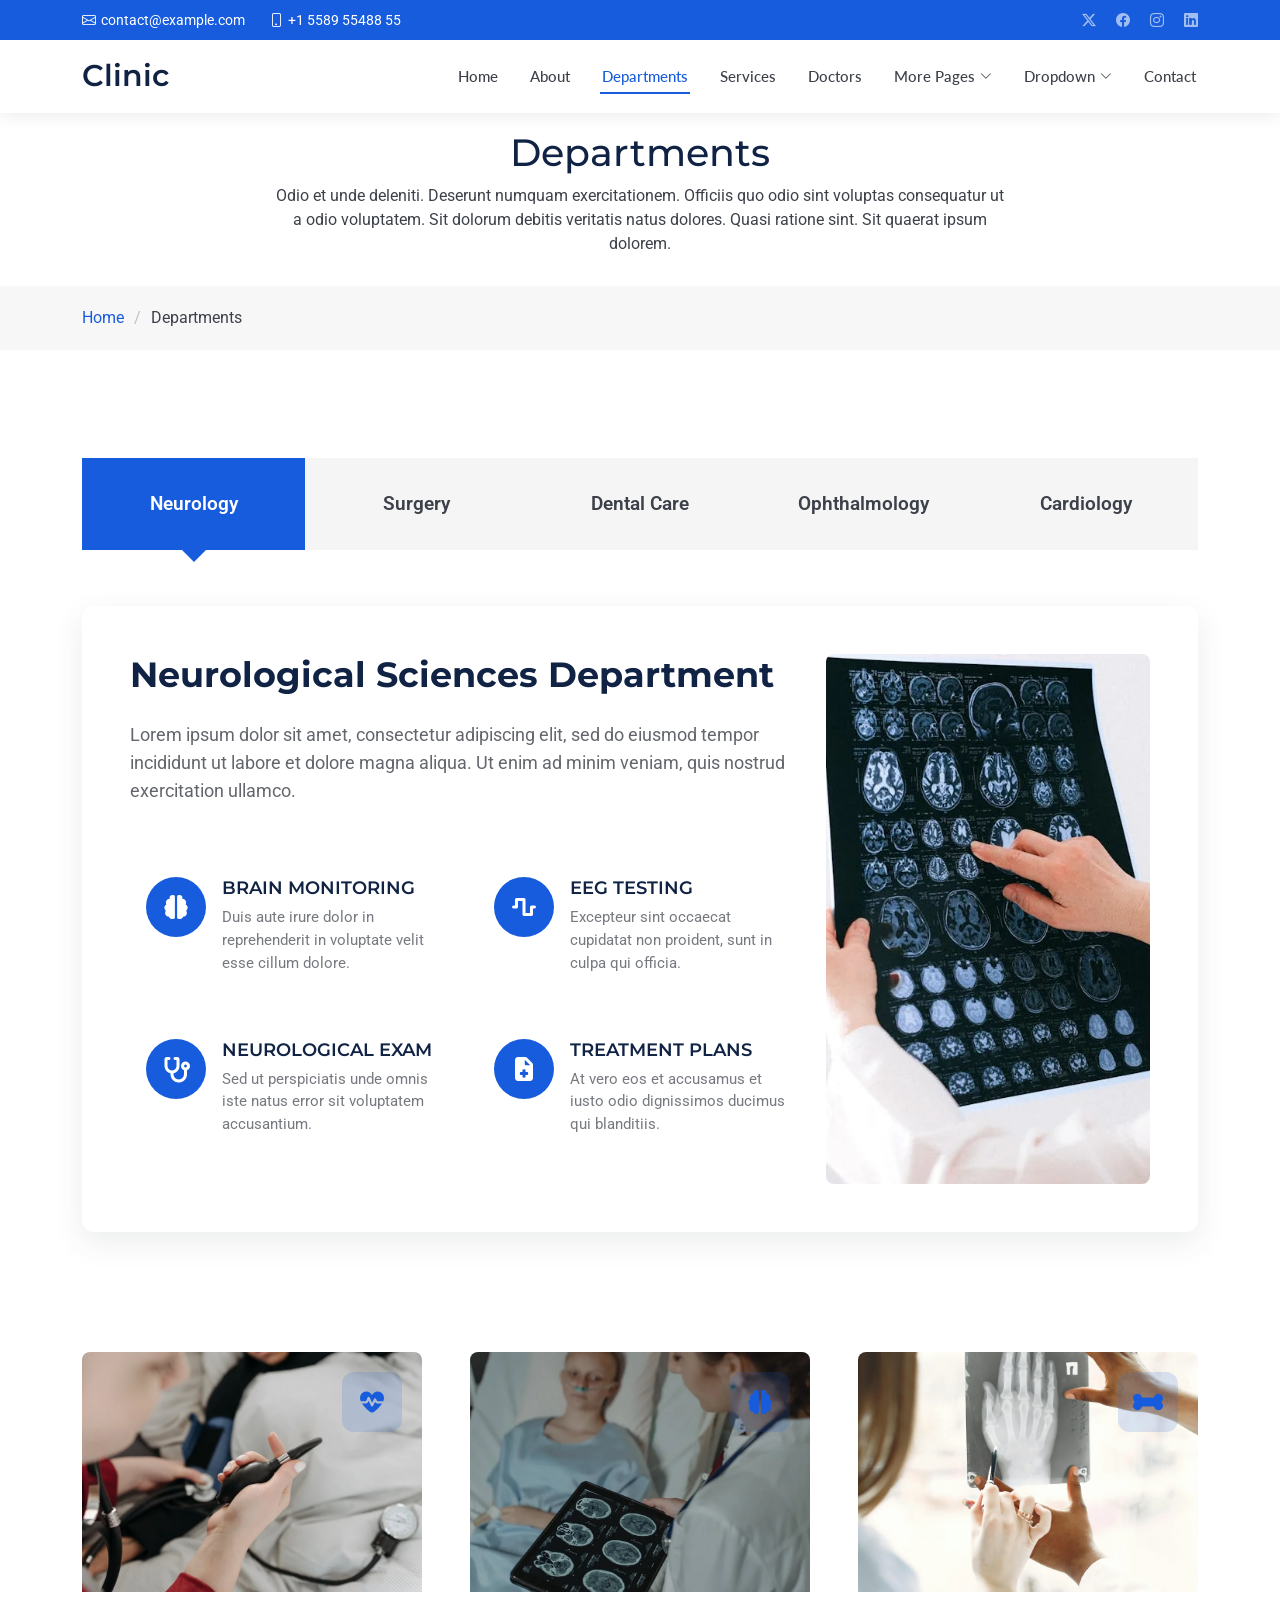
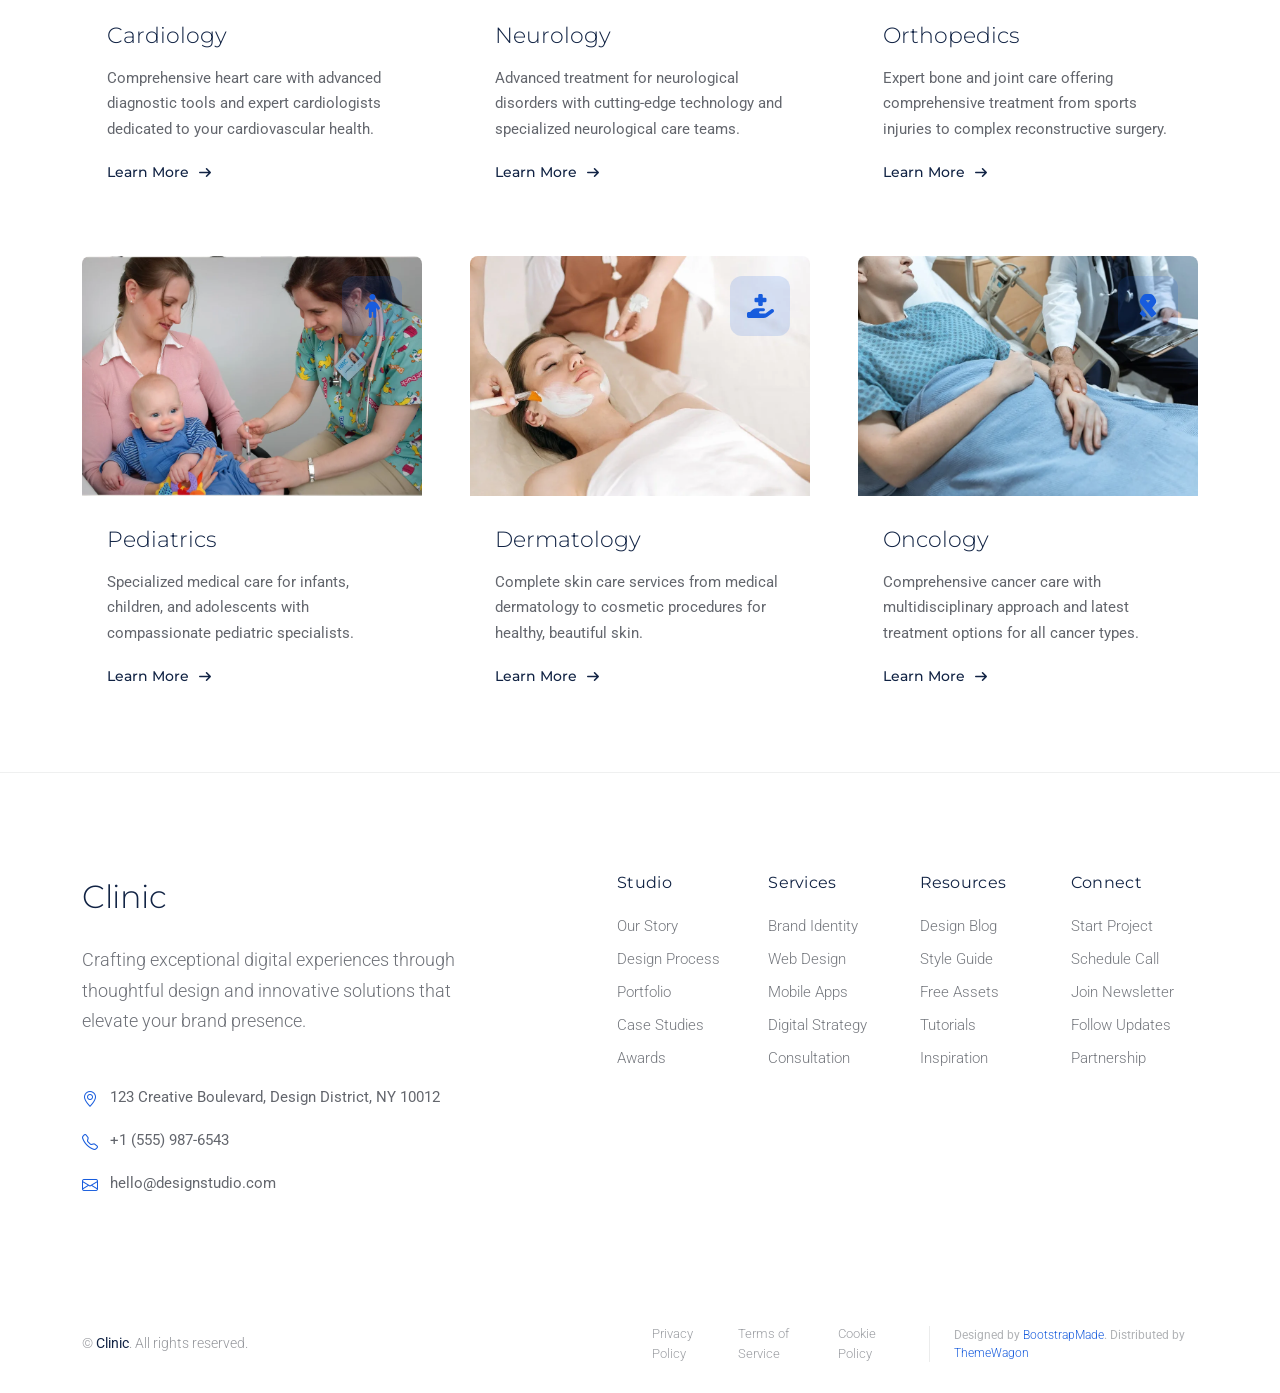
<file: departments.html>
<!DOCTYPE html>
<html lang="en">

<head>
  <meta charset="utf-8">
  <meta content="width=device-width, initial-scale=1.0" name="viewport">
  <title>Departments - Clinic Bootstrap Template</title>
  <meta name="description" content="">
  <meta name="keywords" content="">

  <!-- Favicons -->
  <link href="assets/img/favicon.png" rel="icon">
  <link href="assets/img/apple-touch-icon.png" rel="apple-touch-icon">

  <!-- Fonts -->
  <link href="https://fonts.googleapis.com" rel="preconnect">
  <link href="https://fonts.gstatic.com" rel="preconnect" crossorigin>
  <link
    href="https://fonts.googleapis.com/css2?family=Roboto:ital,wght@0,100;0,300;0,400;0,500;0,700;0,900;1,100;1,300;1,400;1,500;1,700;1,900&family=Montserrat:ital,wght@0,100;0,200;0,300;0,400;0,500;0,600;0,700;0,800;0,900;1,100;1,200;1,300;1,400;1,500;1,600;1,700;1,800;1,900&family=Lato:ital,wght@0,100;0,300;0,400;0,700;0,900;1,100;1,300;1,400;1,700;1,900&display=swap"
    rel="stylesheet">

  <!-- Vendor CSS Files -->
  <link href="assets/vendor/bootstrap/css/bootstrap.min.css" rel="stylesheet">
  <link href="assets/vendor/bootstrap-icons/bootstrap-icons.css" rel="stylesheet">
  <link href="assets/vendor/aos/aos.css" rel="stylesheet">
  <link href="assets/vendor/glightbox/css/glightbox.min.css" rel="stylesheet">
  <link href="assets/vendor/fontawesome-free/css/all.min.css" rel="stylesheet">
  <link href="assets/vendor/swiper/swiper-bundle.min.css" rel="stylesheet">

  <!-- Main CSS File -->
  <link href="assets/css/main.css" rel="stylesheet">

  <!-- =======================================================
  * Template Name: Clinic
  * Template URL: https://bootstrapmade.com/clinic-bootstrap-template/
  * Updated: Jul 23 2025 with Bootstrap v5.3.7
  * Author: BootstrapMade.com
  * License: https://bootstrapmade.com/license/
  ======================================================== -->
</head>

<body class="departments-page">

  <header id="header" class="header fixed-top">

    <div class="topbar d-flex align-items-center dark-background">
      <div class="container d-flex justify-content-center justify-content-md-between">
        <div class="contact-info d-flex align-items-center">
          <i class="bi bi-envelope d-flex align-items-center"><a
              href="mailto:contact@example.com">contact@example.com</a></i>
          <i class="bi bi-phone d-flex align-items-center ms-4"><span>+1 5589 55488 55</span></i>
        </div>
        <div class="social-links d-none d-md-flex align-items-center">
          <a href="#!" class="twitter"><i class="bi bi-twitter-x"></i></a>
          <a href="#!" class="facebook"><i class="bi bi-facebook"></i></a>
          <a href="#!" class="instagram"><i class="bi bi-instagram"></i></a>
          <a href="#!" class="linkedin"><i class="bi bi-linkedin"></i></a>
        </div>
      </div>
    </div><!-- End Top Bar -->

    <div class="branding d-flex align-items-cente">

      <div class="container position-relative d-flex align-items-center justify-content-between">
        <a href="index.html" class="logo d-flex align-items-center">
          <!-- Uncomment the line below if you also wish to use an image logo -->
          <!-- <img src="assets/img/logo.webp" alt=""> -->
          <h1 class="sitename">Clinic</h1>
        </a>

        <nav id="navmenu" class="navmenu">
          <ul>
            <li><a href="index.html">Home</a></li>
            <li><a href="about.html">About</a></li>
            <li><a href="departments.html" class="active">Departments</a></li>
            <li><a href="services.html">Services</a></li>
            <li><a href="doctors.html">Doctors</a></li>
            <li class="dropdown"><a href="#"><span>More Pages</span> <i
                  class="bi bi-chevron-down toggle-dropdown"></i></a>
              <ul>
                <li><a href="department-details.html">Department Details</a></li>
                <li><a href="service-details.html">Service Details</a></li>
                <li><a href="appointment.html">Appointment</a></li>
                <li><a href="testimonials.html">Testimonials</a></li>
                <li><a href="faq.html">Frequently Asked Questions</a></li>
                <li><a href="gallery.html">Gallery</a></li>
                <li><a href="terms.html">Terms</a></li>
                <li><a href="privacy.html">Privacy</a></li>
                <li><a href="404.html">404</a></li>
              </ul>
            </li>
            <li class="dropdown"><a href="#"><span>Dropdown</span> <i
                  class="bi bi-chevron-down toggle-dropdown"></i></a>
              <ul>
                <li><a href="#">Dropdown 1</a></li>
                <li class="dropdown"><a href="#"><span>Deep Dropdown</span> <i
                      class="bi bi-chevron-down toggle-dropdown"></i></a>
                  <ul>
                    <li><a href="#">Deep Dropdown 1</a></li>
                    <li><a href="#">Deep Dropdown 2</a></li>
                    <li><a href="#">Deep Dropdown 3</a></li>
                    <li><a href="#">Deep Dropdown 4</a></li>
                    <li><a href="#">Deep Dropdown 5</a></li>
                  </ul>
                </li>
                <li><a href="#">Dropdown 2</a></li>
                <li><a href="#">Dropdown 3</a></li>
                <li><a href="#">Dropdown 4</a></li>
              </ul>
            </li>
            <li><a href="contact.html">Contact</a></li>
          </ul>
          <i class="mobile-nav-toggle d-xl-none bi bi-list"></i>
        </nav>

      </div>

    </div>

  </header>

  <main class="main">

    <!-- Page Title -->
    <div class="page-title">
      <div class="heading">
        <div class="container">
          <div class="row d-flex justify-content-center text-center">
            <div class="col-lg-8">
              <h1 class="heading-title">Departments</h1>
              <p class="mb-0">
                Odio et unde deleniti. Deserunt numquam exercitationem. Officiis quo
                odio sint voluptas consequatur ut a odio voluptatem. Sit dolorum
                debitis veritatis natus dolores. Quasi ratione sint. Sit quaerat
                ipsum dolorem.
              </p>
            </div>
          </div>
        </div>
      </div>
      <nav class="breadcrumbs">
        <div class="container">
          <ol>
            <li><a href="index.html">Home</a></li>
            <li class="current">Departments</li>
          </ol>
        </div>
      </nav>
    </div><!-- End Page Title -->

    <!-- Departments Tabs Section -->
    <section id="departments-tabs" class="departments-tabs section">

      <div class="container" data-aos="fade-up" data-aos-delay="100">

        <div class="medical-specialties">
          <div class="row">
            <div class="col-12">
              <div class="specialty-navigation">
                <div class="nav nav-pills d-flex" id="specialty-tabs" role="tablist" data-aos="fade-up"
                  data-aos-delay="400">
                  <a class="nav-link department-tab active" id="neurology-tab" data-bs-toggle="pill"
                    href="#departments-tabs-neurology" role="tab" aria-controls="departments-tabs-neurology"
                    aria-selected="true" data-aos="fade-up" data-aos-delay="100">Neurology</a>
                  <a class="nav-link department-tab" id="surgery-tab" data-bs-toggle="pill"
                    href="#departments-tabs-surgery" role="tab" aria-controls="departments-tabs-surgery"
                    aria-selected="false" data-aos="fade-up" data-aos-delay="150">Surgery</a>
                  <a class="nav-link department-tab" id="dental-tab" data-bs-toggle="pill"
                    href="#departments-tabs-dental" role="tab" aria-controls="departments-tabs-dental"
                    aria-selected="false" data-aos="fade-up" data-aos-delay="200">Dental Care</a>
                  <a class="nav-link department-tab" id="ophthalmology-tab" data-bs-toggle="pill"
                    href="#departments-tabs-ophthalmology" role="tab" aria-controls="departments-tabs-ophthalmology"
                    aria-selected="false" data-aos="fade-up" data-aos-delay="250">Ophthalmology</a>
                  <a class="nav-link department-tab" id="cardiology-tab" data-bs-toggle="pill"
                    href="#departments-tabs-cardiology" role="tab" aria-controls="departments-tabs-cardiology"
                    aria-selected="false" data-aos="fade-up" data-aos-delay="300">Cardiology</a>
                </div>
              </div>
            </div>

            <div class="col-12">
              <div class="tab-content department-content" id="specialty-content" data-aos="fade-up"
                data-aos-delay="500">

                <div class="tab-pane fade show active" id="departments-tabs-neurology" role="tabpanel"
                  aria-labelledby="neurology-tab">
                  <div class="row department-layout">
                    <div class="col-lg-4 order-lg-2">
                      <div class="department-image">
                        <img src="assets/img/health/neurology-3.webp" alt="Neurology Department" class="img-fluid">
                      </div>
                    </div>
                    <div class="col-lg-8 order-lg-1">
                      <div class="department-info">
                        <h2 class="department-title">Neurological Sciences Department</h2>
                        <p class="department-description">Lorem ipsum dolor sit amet, consectetur adipiscing elit, sed
                          do eiusmod tempor incididunt ut labore et dolore magna aliqua. Ut enim ad minim veniam, quis
                          nostrud exercitation ullamco.</p>

                        <div class="row mt-4">
                          <div class="col-md-6">
                            <div class="service-item">
                              <div class="service-icon">
                                <i class="fas fa-brain"></i>
                              </div>
                              <div class="service-content">
                                <h4>Brain Monitoring</h4>
                                <p>Duis aute irure dolor in reprehenderit in voluptate velit esse cillum dolore.</p>
                              </div>
                            </div>
                          </div>
                          <div class="col-md-6">
                            <div class="service-item">
                              <div class="service-icon">
                                <i class="fas fa-wave-square"></i>
                              </div>
                              <div class="service-content">
                                <h4>EEG Testing</h4>
                                <p>Excepteur sint occaecat cupidatat non proident, sunt in culpa qui officia.</p>
                              </div>
                            </div>
                          </div>
                          <div class="col-md-6">
                            <div class="service-item">
                              <div class="service-icon">
                                <i class="fas fa-stethoscope"></i>
                              </div>
                              <div class="service-content">
                                <h4>Neurological Exam</h4>
                                <p>Sed ut perspiciatis unde omnis iste natus error sit voluptatem accusantium.</p>
                              </div>
                            </div>
                          </div>
                          <div class="col-md-6">
                            <div class="service-item">
                              <div class="service-icon">
                                <i class="fas fa-file-medical"></i>
                              </div>
                              <div class="service-content">
                                <h4>Treatment Plans</h4>
                                <p>At vero eos et accusamus et iusto odio dignissimos ducimus qui blanditiis.</p>
                              </div>
                            </div>
                          </div>
                        </div>
                      </div>
                    </div>
                  </div>
                </div><!-- End Neurology Tab -->

                <div class="tab-pane fade" id="departments-tabs-surgery" role="tabpanel" aria-labelledby="surgery-tab">
                  <div class="row department-layout">
                    <div class="col-lg-4 order-lg-2">
                      <div class="department-image">
                        <img src="assets/img/health/surgery-2.webp" alt="Surgery Department" class="img-fluid">
                      </div>
                    </div>
                    <div class="col-lg-8 order-lg-1">
                      <div class="department-info">
                        <h2 class="department-title">Surgical Services Department</h2>
                        <p class="department-description">Nemo enim ipsam voluptatem quia voluptas sit aspernatur aut
                          odit aut fugit, sed quia consequuntur magni dolores eos qui ratione voluptatem sequi nesciunt.
                        </p>

                        <div class="row mt-4">
                          <div class="col-md-6">
                            <div class="service-item">
                              <div class="service-icon">
                                <i class="fas fa-cut"></i>
                              </div>
                              <div class="service-content">
                                <h4>Minimally Invasive</h4>
                                <p>Neque porro quisquam est, qui dolorem ipsum quia dolor sit amet.</p>
                              </div>
                            </div>
                          </div>
                          <div class="col-md-6">
                            <div class="service-item">
                              <div class="service-icon">
                                <i class="fas fa-tools"></i>
                              </div>
                              <div class="service-content">
                                <h4>Advanced Procedures</h4>
                                <p>Consectetur, adipisci velit, sed quia non numquam eius modi tempora.</p>
                              </div>
                            </div>
                          </div>
                          <div class="col-md-6">
                            <div class="service-item">
                              <div class="service-icon">
                                <i class="fas fa-shield-alt"></i>
                              </div>
                              <div class="service-content">
                                <h4>Safe Operations</h4>
                                <p>Incidunt ut labore et dolore magnam aliquam quaerat voluptatem.</p>
                              </div>
                            </div>
                          </div>
                          <div class="col-md-6">
                            <div class="service-item">
                              <div class="service-icon">
                                <i class="fas fa-clock"></i>
                              </div>
                              <div class="service-content">
                                <h4>Recovery Support</h4>
                                <p>Ut enim ad minima veniam, quis nostrum exercitationem ullam corporis.</p>
                              </div>
                            </div>
                          </div>
                        </div>
                      </div>
                    </div>
                  </div>
                </div><!-- End Surgery Tab -->

                <div class="tab-pane fade" id="departments-tabs-dental" role="tabpanel" aria-labelledby="dental-tab">
                  <div class="row department-layout">
                    <div class="col-lg-4 order-lg-2">
                      <div class="department-image">
                        <img src="assets/img/health/dermatology-1.webp" alt="Dental Care Department" class="img-fluid">
                      </div>
                    </div>
                    <div class="col-lg-8 order-lg-1">
                      <div class="department-info">
                        <h2 class="department-title">Dental Care Department</h2>
                        <p class="department-description">Suscipit laboriosam, nisi ut aliquid ex ea commodi
                          consequatur. Quis autem vel eum iure reprehenderit qui in ea voluptate velit esse quam nihil
                          molestiae.</p>

                        <div class="row mt-4">
                          <div class="col-md-6">
                            <div class="service-item">
                              <div class="service-icon">
                                <i class="far fa-smile"></i>
                              </div>
                              <div class="service-content">
                                <h4>Oral Health</h4>
                                <p>Consequatur aut perferendis doloribus asperiores repellat tempore.</p>
                              </div>
                            </div>
                          </div>
                          <div class="col-md-6">
                            <div class="service-item">
                              <div class="service-icon">
                                <i class="fas fa-tooth"></i>
                              </div>
                              <div class="service-content">
                                <h4>Teeth Cleaning</h4>
                                <p>Et harum quidem rerum facilis est et expedita distinctio nam libero.</p>
                              </div>
                            </div>
                          </div>
                          <div class="col-md-6">
                            <div class="service-item">
                              <div class="service-icon">
                                <i class="fas fa-star"></i>
                              </div>
                              <div class="service-content">
                                <h4>Cosmetic Dentistry</h4>
                                <p>Tempore cum soluta nobis est eligendi optio cumque nihil impedit quo minus.</p>
                              </div>
                            </div>
                          </div>
                          <div class="col-md-6">
                            <div class="service-item">
                              <div class="service-icon">
                                <i class="fas fa-cog"></i>
                              </div>
                              <div class="service-content">
                                <h4>Orthodontics</h4>
                                <p>Id quod maxime placeat facere possimus, omnis voluptas assumenda est.</p>
                              </div>
                            </div>
                          </div>
                        </div>
                      </div>
                    </div>
                  </div>
                </div><!-- End Dental Tab -->

                <div class="tab-pane fade" id="departments-tabs-ophthalmology" role="tabpanel"
                  aria-labelledby="ophthalmology-tab">
                  <div class="row department-layout">
                    <div class="col-lg-4 order-lg-2">
                      <div class="department-image">
                        <img src="assets/img/health/pediatrics-4.webp" alt="Ophthalmology Department" class="img-fluid">
                      </div>
                    </div>
                    <div class="col-lg-8 order-lg-1">
                      <div class="department-info">
                        <h2 class="department-title">Ophthalmology Department</h2>
                        <p class="department-description">Omnis dolor repellendus temporibus autem quibusdam et aut
                          officiis debitis aut rerum necessitatibus saepe eveniet ut et voluptates repudiandae.</p>

                        <div class="row mt-4">
                          <div class="col-md-6">
                            <div class="service-item">
                              <div class="service-icon">
                                <i class="fas fa-eye"></i>
                              </div>
                              <div class="service-content">
                                <h4>Vision Testing</h4>
                                <p>Sint et voluptatum sint quia dolor sit amet consectetur adipiscing elit.</p>
                              </div>
                            </div>
                          </div>
                          <div class="col-md-6">
                            <div class="service-item">
                              <div class="service-icon">
                                <i class="fas fa-camera"></i>
                              </div>
                              <div class="service-content">
                                <h4>Retinal Imaging</h4>
                                <p>Sed do eiusmod tempor incididunt ut labore et dolore magna aliqua ut.</p>
                              </div>
                            </div>
                          </div>
                          <div class="col-md-6">
                            <div class="service-item">
                              <div class="service-icon">
                                <i class="fas fa-bolt"></i>
                              </div>
                              <div class="service-content">
                                <h4>Laser Surgery</h4>
                                <p>Enim ad minim veniam quis nostrud exercitation ullamco laboris nisi.</p>
                              </div>
                            </div>
                          </div>
                          <div class="col-md-6">
                            <div class="service-item">
                              <div class="service-icon">
                                <i class="fas fa-prescription-bottle"></i>
                              </div>
                              <div class="service-content">
                                <h4>Eye Care Plans</h4>
                                <p>Ut aliquip ex ea commodo consequat duis aute irure dolor in reprehenderit.</p>
                              </div>
                            </div>
                          </div>
                        </div>
                      </div>
                    </div>
                  </div>
                </div><!-- End Ophthalmology Tab -->

                <div class="tab-pane fade" id="departments-tabs-cardiology" role="tabpanel"
                  aria-labelledby="cardiology-tab">
                  <div class="row department-layout">
                    <div class="col-lg-4 order-lg-2">
                      <div class="department-image">
                        <img src="assets/img/health/cardiology-3.webp" alt="Cardiology Department" class="img-fluid">
                      </div>
                    </div>
                    <div class="col-lg-8 order-lg-1">
                      <div class="department-info">
                        <h2 class="department-title">Cardiology Department</h2>
                        <p class="department-description">In voluptate velit esse cillum dolore eu fugiat nulla pariatur
                          excepteur sint occaecat cupidatat non proident sunt in culpa qui officia deserunt.</p>

                        <div class="row mt-4">
                          <div class="col-md-6">
                            <div class="service-item">
                              <div class="service-icon">
                                <i class="fas fa-heartbeat"></i>
                              </div>
                              <div class="service-content">
                                <h4>Heart Monitoring</h4>
                                <p>Mollit anim id est laborum sed ut perspiciatis unde omnis iste natus error.</p>
                              </div>
                            </div>
                          </div>
                          <div class="col-md-6">
                            <div class="service-item">
                              <div class="service-icon">
                                <i class="fas fa-chart-line"></i>
                              </div>
                              <div class="service-content">
                                <h4>ECG Analysis</h4>
                                <p>Sit voluptatem accusantium doloremque laudantium totam rem aperiam.</p>
                              </div>
                            </div>
                          </div>
                          <div class="col-md-6">
                            <div class="service-item">
                              <div class="service-icon">
                                <i class="fas fa-tint"></i>
                              </div>
                              <div class="service-content">
                                <h4>Blood Tests</h4>
                                <p>Eaque ipsa quae ab illo inventore veritatis et quasi architecto beatae.</p>
                              </div>
                            </div>
                          </div>
                          <div class="col-md-6">
                            <div class="service-item">
                              <div class="service-icon">
                                <i class="fas fa-shield-heart"></i>
                              </div>
                              <div class="service-content">
                                <h4>Preventive Care</h4>
                                <p>Vitae dicta sunt explicabo nemo enim ipsam voluptatem quia voluptas sit.</p>
                              </div>
                            </div>
                          </div>
                        </div>
                      </div>
                    </div>
                  </div>
                </div><!-- End Cardiology Tab -->

              </div>
            </div>
          </div>
        </div>

      </div>

    </section><!-- /Departments Tabs Section -->

    <!-- Departments Section -->
    <section id="departments" class="departments section">

      <div class="container" data-aos="fade-up" data-aos-delay="100">

        <div class="row g-5">

          <div class="col-lg-4 col-md-6" data-aos="fade-up" data-aos-delay="100">
            <div class="department-card">
              <div class="department-icon">
                <i class="fas fa-heartbeat"></i>
              </div>
              <div class="department-image">
                <img src="assets/img/health/cardiology-3.webp" alt="Cardiology Department" class="img-fluid">
              </div>
              <div class="department-content">
                <h3>Cardiology</h3>
                <p>Comprehensive heart care with advanced diagnostic tools and expert cardiologists dedicated to your
                  cardiovascular health.</p>
                <a href="#!" class="learn-more">
                  <span>Learn More</span>
                  <i class="fas fa-arrow-right"></i>
                </a>
              </div>
            </div>
          </div><!-- End Department Card -->

          <div class="col-lg-4 col-md-6" data-aos="fade-up" data-aos-delay="200">
            <div class="department-card">
              <div class="department-icon">
                <i class="fas fa-brain"></i>
              </div>
              <div class="department-image">
                <img src="assets/img/health/neurology-2.webp" alt="Neurology Department" class="img-fluid">
              </div>
              <div class="department-content">
                <h3>Neurology</h3>
                <p>Advanced treatment for neurological disorders with cutting-edge technology and specialized
                  neurological care teams.</p>
                <a href="#!" class="learn-more">
                  <span>Learn More</span>
                  <i class="fas fa-arrow-right"></i>
                </a>
              </div>
            </div>
          </div><!-- End Department Card -->

          <div class="col-lg-4 col-md-6" data-aos="fade-up" data-aos-delay="300">
            <div class="department-card">
              <div class="department-icon">
                <i class="fas fa-bone"></i>
              </div>
              <div class="department-image">
                <img src="assets/img/health/orthopedics-4.webp" alt="Orthopedics Department" class="img-fluid">
              </div>
              <div class="department-content">
                <h3>Orthopedics</h3>
                <p>Expert bone and joint care offering comprehensive treatment from sports injuries to complex
                  reconstructive surgery.</p>
                <a href="#!" class="learn-more">
                  <span>Learn More</span>
                  <i class="fas fa-arrow-right"></i>
                </a>
              </div>
            </div>
          </div><!-- End Department Card -->

          <div class="col-lg-4 col-md-6" data-aos="fade-up" data-aos-delay="100">
            <div class="department-card">
              <div class="department-icon">
                <i class="fas fa-child"></i>
              </div>
              <div class="department-image">
                <img src="assets/img/health/pediatrics-3.webp" alt="Pediatrics Department" class="img-fluid">
              </div>
              <div class="department-content">
                <h3>Pediatrics</h3>
                <p>Specialized medical care for infants, children, and adolescents with compassionate pediatric
                  specialists.</p>
                <a href="#!" class="learn-more">
                  <span>Learn More</span>
                  <i class="fas fa-arrow-right"></i>
                </a>
              </div>
            </div>
          </div><!-- End Department Card -->

          <div class="col-lg-4 col-md-6" data-aos="fade-up" data-aos-delay="200">
            <div class="department-card">
              <div class="department-icon">
                <i class="fas fa-hand-holding-medical"></i>
              </div>
              <div class="department-image">
                <img src="assets/img/health/dermatology-4.webp" alt="Dermatology Department" class="img-fluid">
              </div>
              <div class="department-content">
                <h3>Dermatology</h3>
                <p>Complete skin care services from medical dermatology to cosmetic procedures for healthy, beautiful
                  skin.</p>
                <a href="#!" class="learn-more">
                  <span>Learn More</span>
                  <i class="fas fa-arrow-right"></i>
                </a>
              </div>
            </div>
          </div><!-- End Department Card -->

          <div class="col-lg-4 col-md-6" data-aos="fade-up" data-aos-delay="300">
            <div class="department-card">
              <div class="department-icon">
                <i class="fas fa-ribbon"></i>
              </div>
              <div class="department-image">
                <img src="assets/img/health/oncology-2.webp" alt="Oncology Department" class="img-fluid">
              </div>
              <div class="department-content">
                <h3>Oncology</h3>
                <p>Comprehensive cancer care with multidisciplinary approach and latest treatment options for all cancer
                  types.</p>
                <a href="#!" class="learn-more">
                  <span>Learn More</span>
                  <i class="fas fa-arrow-right"></i>
                </a>
              </div>
            </div>
          </div><!-- End Department Card -->

        </div>

      </div>

    </section><!-- /Departments Section -->

  </main>

  <footer id="footer" class="footer-16 footer position-relative">

    <div class="container">

      <div class="footer-main" data-aos="fade-up" data-aos-delay="100">
        <div class="row align-items-start">

          <div class="col-lg-5">
            <div class="brand-section">
              <a href="index.html" class="logo d-flex align-items-center mb-4">
                <span class="sitename">Clinic</span>
              </a>
              <p class="brand-description">Crafting exceptional digital experiences through thoughtful design and
                innovative solutions that elevate your brand presence.</p>

              <div class="contact-info mt-5">
                <div class="contact-item">
                  <i class="bi bi-geo-alt"></i>
                  <span>123 Creative Boulevard, Design District, NY 10012</span>
                </div>
                <div class="contact-item">
                  <i class="bi bi-telephone"></i>
                  <span>+1 (555) 987-6543</span>
                </div>
                <div class="contact-item">
                  <i class="bi bi-envelope"></i>
                  <span>hello@designstudio.com</span>
                </div>
              </div>
            </div>
          </div>

          <div class="col-lg-7">
            <div class="footer-nav-wrapper">
              <div class="row">

                <div class="col-6 col-lg-3">
                  <div class="nav-column">
                    <h6>Studio</h6>
                    <nav class="footer-nav">
                      <a href="#!">Our Story</a>
                      <a href="#!">Design Process</a>
                      <a href="#!">Portfolio</a>
                      <a href="#!">Case Studies</a>
                      <a href="#!">Awards</a>
                    </nav>
                  </div>
                </div>

                <div class="col-6 col-lg-3">
                  <div class="nav-column">
                    <h6>Services</h6>
                    <nav class="footer-nav">
                      <a href="#!">Brand Identity</a>
                      <a href="#!">Web Design</a>
                      <a href="#!">Mobile Apps</a>
                      <a href="#!">Digital Strategy</a>
                      <a href="#!">Consultation</a>
                    </nav>
                  </div>
                </div>

                <div class="col-6 col-lg-3">
                  <div class="nav-column">
                    <h6>Resources</h6>
                    <nav class="footer-nav">
                      <a href="#!">Design Blog</a>
                      <a href="#!">Style Guide</a>
                      <a href="#!">Free Assets</a>
                      <a href="#!">Tutorials</a>
                      <a href="#!">Inspiration</a>
                    </nav>
                  </div>
                </div>

                <div class="col-6 col-lg-3">
                  <div class="nav-column">
                    <h6>Connect</h6>
                    <nav class="footer-nav">
                      <a href="#!">Start Project</a>
                      <a href="#!">Schedule Call</a>
                      <a href="#!">Join Newsletter</a>
                      <a href="#!">Follow Updates</a>
                      <a href="#!">Partnership</a>
                    </nav>
                  </div>
                </div>

              </div>
            </div>
          </div>

        </div>
      </div>

    </div>

    <div class="footer-bottom">
      <div class="container">
        <div class="bottom-content" data-aos="fade-up" data-aos-delay="300">
          <div class="row align-items-center">

            <div class="col-lg-6">
              <div class="copyright">
                <p>© <span class="sitename">Clinic</span>. All rights reserved.</p>
              </div>
            </div>

            <div class="col-lg-6">
              <div class="legal-links">
                <a href="#!">Privacy Policy</a>
                <a href="#!">Terms of Service</a>
                <a href="#!">Cookie Policy</a>
                <div class="credits">
                  <!-- All the links in the footer should remain intact. -->
                  <!-- You can delete the links only if you've purchased the pro version. -->
                  <!-- Licensing information: https://bootstrapmade.com/license/ -->
                  <!-- Purchase the pro version with working PHP/AJAX contact form: [buy-url] -->
                  Designed by <a href="https://bootstrapmade.com/">BootstrapMade</a>. Distributed by <a
                    href="https://themewagon.com" target="_blank">ThemeWagon</a>
                </div>
              </div>
            </div>

          </div>
        </div>
      </div>
    </div>

  </footer>

  <!-- Scroll Top -->
  <a href="#!" id="scroll-top" class="scroll-top d-flex align-items-center justify-content-center"><i
      class="bi bi-arrow-up-short"></i></a>

  <!-- Preloader -->
  <div id="preloader"></div>

  <!-- Vendor JS Files -->
  <script src="assets/vendor/bootstrap/js/bootstrap.bundle.min.js"></script>
  <script src="assets/vendor/php-email-form/validate.js"></script>
  <script src="assets/vendor/aos/aos.js"></script>
  <script src="assets/vendor/glightbox/js/glightbox.min.js"></script>
  <script src="assets/vendor/purecounter/purecounter_vanilla.js"></script>
  <script src="assets/vendor/swiper/swiper-bundle.min.js"></script>

  <!-- Main JS File -->
  <script src="assets/js/main.js"></script>

</body>

</html>
</file>
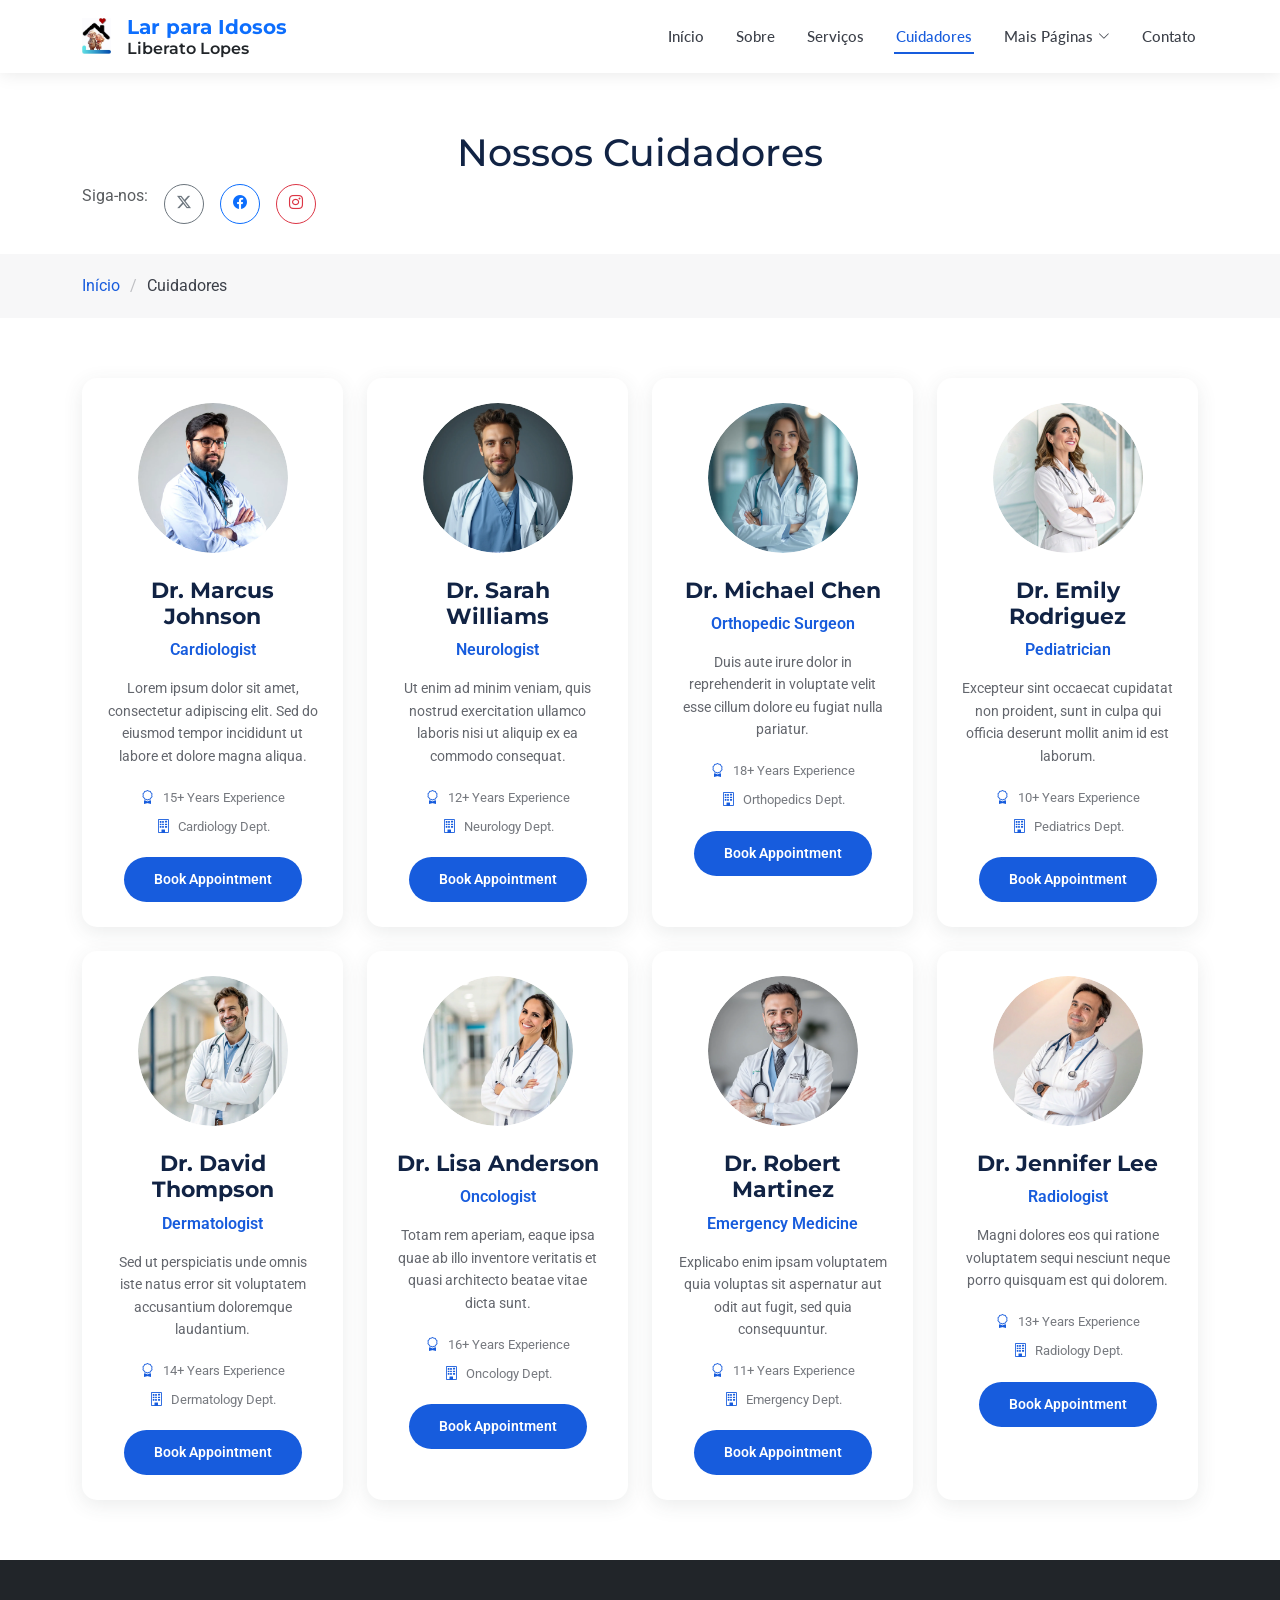
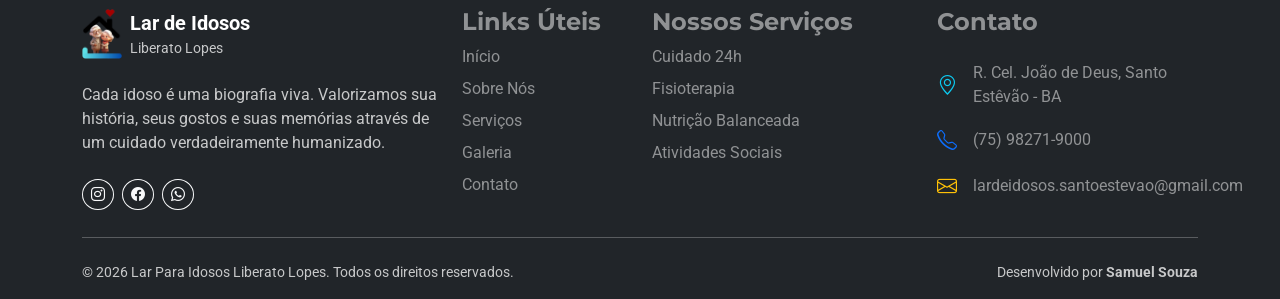
<file: doctors.html>
<!doctype html>
<html lang="pt-br">
  <head>
    <meta charset="utf-8" />
    <meta content="width=device-width, initial-scale=1.0" name="viewport" />
    <title>Liberato Lopes | Lar para Idosos</title>
    <meta
      name="description"
      content="Lar para Idosos Liberato Lopes - Excelência em cuidados humanizados, ambiente seguro e acolhedor em Santo Estêvão, BA., Ana Léia Araújo"
    />
    <meta
      name="keywords"
      content="lar para idosos, casa de repouso, cuidado humanizado, santo estevão, bahia, liberato lopes, Ana Léia Araújo"
    />

    <!-- Favicons -->
    <link href="assets/img/favicon.png" rel="icon" />
    <link href="assets/img/favicon.png" rel="apple-touch-icon" />

    <!-- Fonts -->
    <link href="https://fonts.googleapis.com" rel="preconnect" />
    <link href="https://fonts.gstatic.com" rel="preconnect" crossorigin />
    <link
      href="https://fonts.googleapis.com/css2?family=Roboto:ital,wght@0,100;0,300;0,400;0,500;0,700;0,900;1,100;1,300;1,400;1,500;1,700;1,900&family=Montserrat:ital,wght@0,100;0,200;0,300;0,400;0,500;0,600;0,700;0,800;0,900;1,100;1,200;1,300;1,400;1,500;1,600;1,700;1,800;1,900&family=Lato:ital,wght@0,100;0,300;0,400;0,700;0,900;1,100;1,300;1,400;1,700;1,900&display=swap"
      rel="stylesheet"
    />

    <!-- Vendor CSS Files -->
    <link
      href="assets/vendor/bootstrap/css/bootstrap.min.css"
      rel="stylesheet"
    />
    <link
      href="assets/vendor/bootstrap-icons/bootstrap-icons.css"
      rel="stylesheet"
    />
    <link href="assets/vendor/aos/aos.css" rel="stylesheet" />
    <link
      href="assets/vendor/glightbox/css/glightbox.min.css"
      rel="stylesheet"
    />
    <link
      href="assets/vendor/fontawesome-free/css/all.min.css"
      rel="stylesheet"
    />
    <link href="assets/vendor/swiper/swiper-bundle.min.css" rel="stylesheet" />

    <!-- Main CSS File -->
    <link href="assets/css/main.css" rel="stylesheet" />
  </head>

  <body class="index-page">
    <header id="header" class="header fixed-top">
      <div class="branding d-flex align-items-cente">
        <div
          class="container position-relative d-flex align-items-center justify-content-between"
        >
          <a href="index.html" class="logo d-flex align-items-center">
            <img
              src="assets/img/logo.png"
              alt="Logo Lar para Idosos Liberato Lopes"
              class="img-fluid"
            />
            <h1 class="sitename ms-2">
              <span class="text-primary d-block fs-5 fw-bold"
                >Lar para Idosos</span
              >
              <span class="d-block fs-6 text-dark">Liberato Lopes</span>
            </h1>
          </a>

          <nav id="navmenu" class="navmenu">
            <ul>
              <li><a href="index.html">Início</a></li>
              <li><a href="about.html">Sobre</a></li>
              <li><a href="services.html">Serviços</a></li>
              <li><a href="doctors.html" class="active">Cuidadores</a></li>
              <li class="dropdown">
                <a href="#"
                  ><span>Mais Páginas</span>
                  <i class="bi bi-chevron-down toggle-dropdown"></i
                ></a>
                <ul>
                  <li><a href="appointment.html">Agendamento</a></li>
                  <li><a href="gallery.html">Galeria</a></li>
                </ul>
              </li>
              <li><a href="contact.html">Contato</a></li>
            </ul>
            <i class="mobile-nav-toggle d-xl-none bi bi-list"></i>
          </nav>
        </div>
      </div>
    </header>

    <main class="main">
      <!-- Page Title -->
      <div class="page-title">
        <div class="heading">
          <div class="container">
            <div class="row d-flex justify-content-center text-center">
              <div class="col-lg-8">
                <h1 class="heading-title">Nossos Cuidadores</h1>
                <p class="mb-0"></p>
              </div>
              <!-- Social Links -->
              <div
                class="d-flex align-items-start gap-3"
                data-aos="fade-right"
                data-aos-delay="700"
              >
                <span class="text-muted">Siga-nos:</span>
                <a
                  href="#!"
                  class="btn btn-outline-secondary btn-sm rounded-circle p-2"
                  style="width: 40px; height: 40px"
                  aria-label="Twitter"
                  rel="noopener"
                >
                  <i class="bi bi-twitter-x"></i>
                </a>
                <a
                  href="#!"
                  class="btn btn-outline-primary btn-sm rounded-circle p-2"
                  style="width: 40px; height: 40px"
                  aria-label="Facebook"
                  rel="noopener"
                >
                  <i class="bi bi-facebook"></i>
                </a>
                <a
                  href="https://www.instagram.com/lardeidosos_sto"
                  class="btn btn-outline-danger btn-sm rounded-circle p-2"
                  style="width: 40px; height: 40px"
                  aria-label="Instagram"
                  target="_blank"
                  rel="noopener"
                >
                  <i class="bi bi-instagram"></i>
                </a>
              </div>
            </div>
          </div>
        </div>
        <nav class="breadcrumbs">
          <div class="container">
            <ol>
              <li><a href="index.html">Início</a></li>
              <li class="current">Cuidadores</li>
            </ol>
          </div>
        </nav>
      </div>
      <!-- End Page Title -->

      <!-- Doctors Section -->
      <section id="doctors" class="doctors section">
        <div class="container" data-aos="fade-up" data-aos-delay="100">
          <div class="row gy-4">
            <div
              class="col-lg-3 col-md-6"
              data-aos="fade-up"
              data-aos-delay="100"
            >
              <div class="doctor-card">
                <div class="doctor-image">
                  <img
                    src="assets/img/health/staff-1.webp"
                    alt="Dr. Marcus Johnson"
                    class="img-fluid"
                  />
                  <div class="doctor-overlay">
                    <div class="social-links">
                      <a href="#!"><i class="bi bi-linkedin"></i></a>
                      <a href="#!"><i class="bi bi-envelope"></i></a>
                      <a href="#!"><i class="bi bi-phone"></i></a>
                    </div>
                  </div>
                </div>
                <div class="doctor-content">
                  <h4>Dr. Marcus Johnson</h4>
                  <span class="specialty">Cardiologist</span>
                  <p>
                    Lorem ipsum dolor sit amet, consectetur adipiscing elit. Sed
                    do eiusmod tempor incididunt ut labore et dolore magna
                    aliqua.
                  </p>
                  <div class="doctor-meta">
                    <div class="experience">
                      <i class="bi bi-award"></i>
                      <span>15+ Years Experience</span>
                    </div>
                    <div class="department">
                      <i class="bi bi-building"></i>
                      <span>Cardiology Dept.</span>
                    </div>
                  </div>
                  <a href="appointment.html" class="btn-appointment"
                    >Book Appointment</a
                  >
                </div>
              </div>
            </div>
            <!-- End Doctor Card -->

            <div
              class="col-lg-3 col-md-6"
              data-aos="fade-up"
              data-aos-delay="200"
            >
              <div class="doctor-card">
                <div class="doctor-image">
                  <img
                    src="assets/img/health/staff-2.webp"
                    alt="Dr. Sarah Williams"
                    class="img-fluid"
                  />
                  <div class="doctor-overlay">
                    <div class="social-links">
                      <a href="#!"><i class="bi bi-linkedin"></i></a>
                      <a href="#!"><i class="bi bi-envelope"></i></a>
                      <a href="#!"><i class="bi bi-phone"></i></a>
                    </div>
                  </div>
                </div>
                <div class="doctor-content">
                  <h4>Dr. Sarah Williams</h4>
                  <span class="specialty">Neurologist</span>
                  <p>
                    Ut enim ad minim veniam, quis nostrud exercitation ullamco
                    laboris nisi ut aliquip ex ea commodo consequat.
                  </p>
                  <div class="doctor-meta">
                    <div class="experience">
                      <i class="bi bi-award"></i>
                      <span>12+ Years Experience</span>
                    </div>
                    <div class="department">
                      <i class="bi bi-building"></i>
                      <span>Neurology Dept.</span>
                    </div>
                  </div>
                  <a href="appointment.html" class="btn-appointment"
                    >Book Appointment</a
                  >
                </div>
              </div>
            </div>
            <!-- End Doctor Card -->

            <div
              class="col-lg-3 col-md-6"
              data-aos="fade-up"
              data-aos-delay="300"
            >
              <div class="doctor-card">
                <div class="doctor-image">
                  <img
                    src="assets/img/health/staff-3.webp"
                    alt="Dr. Michael Chen"
                    class="img-fluid"
                  />
                  <div class="doctor-overlay">
                    <div class="social-links">
                      <a href="#!"><i class="bi bi-linkedin"></i></a>
                      <a href="#!"><i class="bi bi-envelope"></i></a>
                      <a href="#!"><i class="bi bi-phone"></i></a>
                    </div>
                  </div>
                </div>
                <div class="doctor-content">
                  <h4>Dr. Michael Chen</h4>
                  <span class="specialty">Orthopedic Surgeon</span>
                  <p>
                    Duis aute irure dolor in reprehenderit in voluptate velit
                    esse cillum dolore eu fugiat nulla pariatur.
                  </p>
                  <div class="doctor-meta">
                    <div class="experience">
                      <i class="bi bi-award"></i>
                      <span>18+ Years Experience</span>
                    </div>
                    <div class="department">
                      <i class="bi bi-building"></i>
                      <span>Orthopedics Dept.</span>
                    </div>
                  </div>
                  <a href="appointment.html" class="btn-appointment"
                    >Book Appointment</a
                  >
                </div>
              </div>
            </div>
            <!-- End Doctor Card -->

            <div
              class="col-lg-3 col-md-6"
              data-aos="fade-up"
              data-aos-delay="400"
            >
              <div class="doctor-card">
                <div class="doctor-image">
                  <img
                    src="assets/img/health/staff-4.webp"
                    alt="Dr. Emily Rodriguez"
                    class="img-fluid"
                  />
                  <div class="doctor-overlay">
                    <div class="social-links">
                      <a href="#!"><i class="bi bi-linkedin"></i></a>
                      <a href="#!"><i class="bi bi-envelope"></i></a>
                      <a href="#!"><i class="bi bi-phone"></i></a>
                    </div>
                  </div>
                </div>
                <div class="doctor-content">
                  <h4>Dr. Emily Rodriguez</h4>
                  <span class="specialty">Pediatrician</span>
                  <p>
                    Excepteur sint occaecat cupidatat non proident, sunt in
                    culpa qui officia deserunt mollit anim id est laborum.
                  </p>
                  <div class="doctor-meta">
                    <div class="experience">
                      <i class="bi bi-award"></i>
                      <span>10+ Years Experience</span>
                    </div>
                    <div class="department">
                      <i class="bi bi-building"></i>
                      <span>Pediatrics Dept.</span>
                    </div>
                  </div>
                  <a href="appointment.html" class="btn-appointment"
                    >Book Appointment</a
                  >
                </div>
              </div>
            </div>
            <!-- End Doctor Card -->

            <div
              class="col-lg-3 col-md-6"
              data-aos="fade-up"
              data-aos-delay="500"
            >
              <div class="doctor-card">
                <div class="doctor-image">
                  <img
                    src="assets/img/health/staff-5.webp"
                    alt="Dr. David Thompson"
                    class="img-fluid"
                  />
                  <div class="doctor-overlay">
                    <div class="social-links">
                      <a href="#!"><i class="bi bi-linkedin"></i></a>
                      <a href="#!"><i class="bi bi-envelope"></i></a>
                      <a href="#!"><i class="bi bi-phone"></i></a>
                    </div>
                  </div>
                </div>
                <div class="doctor-content">
                  <h4>Dr. David Thompson</h4>
                  <span class="specialty">Dermatologist</span>
                  <p>
                    Sed ut perspiciatis unde omnis iste natus error sit
                    voluptatem accusantium doloremque laudantium.
                  </p>
                  <div class="doctor-meta">
                    <div class="experience">
                      <i class="bi bi-award"></i>
                      <span>14+ Years Experience</span>
                    </div>
                    <div class="department">
                      <i class="bi bi-building"></i>
                      <span>Dermatology Dept.</span>
                    </div>
                  </div>
                  <a href="appointment.html" class="btn-appointment"
                    >Book Appointment</a
                  >
                </div>
              </div>
            </div>
            <!-- End Doctor Card -->

            <div
              class="col-lg-3 col-md-6"
              data-aos="fade-up"
              data-aos-delay="100"
            >
              <div class="doctor-card">
                <div class="doctor-image">
                  <img
                    src="assets/img/health/staff-6.webp"
                    alt="Dr. Lisa Anderson"
                    class="img-fluid"
                  />
                  <div class="doctor-overlay">
                    <div class="social-links">
                      <a href="#!"><i class="bi bi-linkedin"></i></a>
                      <a href="#!"><i class="bi bi-envelope"></i></a>
                      <a href="#!"><i class="bi bi-phone"></i></a>
                    </div>
                  </div>
                </div>
                <div class="doctor-content">
                  <h4>Dr. Lisa Anderson</h4>
                  <span class="specialty">Oncologist</span>
                  <p>
                    Totam rem aperiam, eaque ipsa quae ab illo inventore
                    veritatis et quasi architecto beatae vitae dicta sunt.
                  </p>
                  <div class="doctor-meta">
                    <div class="experience">
                      <i class="bi bi-award"></i>
                      <span>16+ Years Experience</span>
                    </div>
                    <div class="department">
                      <i class="bi bi-building"></i>
                      <span>Oncology Dept.</span>
                    </div>
                  </div>
                  <a href="appointment.html" class="btn-appointment"
                    >Book Appointment</a
                  >
                </div>
              </div>
            </div>
            <!-- End Doctor Card -->

            <div
              class="col-lg-3 col-md-6"
              data-aos="fade-up"
              data-aos-delay="200"
            >
              <div class="doctor-card">
                <div class="doctor-image">
                  <img
                    src="assets/img/health/staff-7.webp"
                    alt="Dr. Robert Martinez"
                    class="img-fluid"
                  />
                  <div class="doctor-overlay">
                    <div class="social-links">
                      <a href="#!"><i class="bi bi-linkedin"></i></a>
                      <a href="#!"><i class="bi bi-envelope"></i></a>
                      <a href="#!"><i class="bi bi-phone"></i></a>
                    </div>
                  </div>
                </div>
                <div class="doctor-content">
                  <h4>Dr. Robert Martinez</h4>
                  <span class="specialty">Emergency Medicine</span>
                  <p>
                    Explicabo enim ipsam voluptatem quia voluptas sit aspernatur
                    aut odit aut fugit, sed quia consequuntur.
                  </p>
                  <div class="doctor-meta">
                    <div class="experience">
                      <i class="bi bi-award"></i>
                      <span>11+ Years Experience</span>
                    </div>
                    <div class="department">
                      <i class="bi bi-building"></i>
                      <span>Emergency Dept.</span>
                    </div>
                  </div>
                  <a href="appointment.html" class="btn-appointment"
                    >Book Appointment</a
                  >
                </div>
              </div>
            </div>
            <!-- End Doctor Card -->

            <div
              class="col-lg-3 col-md-6"
              data-aos="fade-up"
              data-aos-delay="300"
            >
              <div class="doctor-card">
                <div class="doctor-image">
                  <img
                    src="assets/img/health/staff-8.webp"
                    alt="Dr. Jennifer Lee"
                    class="img-fluid"
                  />
                  <div class="doctor-overlay">
                    <div class="social-links">
                      <a href="#!"><i class="bi bi-linkedin"></i></a>
                      <a href="#!"><i class="bi bi-envelope"></i></a>
                      <a href="#!"><i class="bi bi-phone"></i></a>
                    </div>
                  </div>
                </div>
                <div class="doctor-content">
                  <h4>Dr. Jennifer Lee</h4>
                  <span class="specialty">Radiologist</span>
                  <p>
                    Magni dolores eos qui ratione voluptatem sequi nesciunt
                    neque porro quisquam est qui dolorem.
                  </p>
                  <div class="doctor-meta">
                    <div class="experience">
                      <i class="bi bi-award"></i>
                      <span>13+ Years Experience</span>
                    </div>
                    <div class="department">
                      <i class="bi bi-building"></i>
                      <span>Radiology Dept.</span>
                    </div>
                  </div>
                  <a href="appointment.html" class="btn-appointment"
                    >Book Appointment</a
                  >
                </div>
              </div>
            </div>
            <!-- End Doctor Card -->
          </div>
        </div>
      </section>
      <!-- /Doctors Section -->
    </main>

    <footer id="footer" class="footer bg-dark text-white pt-5 pb-3">
      <div class="container">
        <div class="row gy-4">
          <div class="col-lg-4 col-md-6">
            <a
              href="index.html"
              class="logo d-flex align-items-center mb-4 text-white text-decoration-none"
            >
              <img
                src="assets/img/favicon.png"
                alt="Logo Footer"
                class="img-fluid me-2"
                style="max-height: 50px"
              />
              <div>
                <span class="d-block fw-bold fs-5">Lar de Idosos</span>
                <small class="d-block opacity-75">Liberato Lopes</small>
              </div>
            </a>
            <p class="opacity-75 mb-4">
              Cada idoso é uma biografia viva. Valorizamos sua história, seus
              gostos e suas memórias através de um cuidado verdadeiramente
              humanizado.
            </p>
            <div class="social-links d-flex gap-2">
              <a
                href="https://www.instagram.com/lardeidosos_sto"
                class="btn btn-outline-light btn-sm rounded-circle"
                target="_blank"
                ><i class="bi bi-instagram"></i
              ></a>
              <a
                href="https://www.facebook.com/larparaidosoliberatolopes"
                class="btn btn-outline-light btn-sm rounded-circle"
                target="_blank"
                ><i class="bi bi-facebook"></i
              ></a>
              <a
                href="https://wa.me/5575982719000"
                class="btn btn-outline-light btn-sm rounded-circle"
                target="_blank"
                ><i class="bi bi-whatsapp"></i
              ></a>
            </div>
          </div>

          <div class="col-lg-2 col-md-6">
            <h4 class="fw-bold mb-2 text-white-50">Links Úteis</h4>
            <ul class="list-unstyled footer-links">
              <li class="mb-2">
                <a href="index.html" class="text-white-50 text-decoration-none"
                  >Início</a
                >
              </li>
              <li class="mb-2">
                <a href="about.html" class="text-white-50 text-decoration-none"
                  >Sobre Nós</a
                >
              </li>
              <li class="mb-2">
                <a
                  href="services.html"
                  class="text-white-50 text-decoration-none"
                  >Serviços</a
                >
              </li>
              <li class="mb-2">
                <a
                  href="gallery.html"
                  class="text-white-50 text-decoration-none"
                  >Galeria</a
                >
              </li>
              <li class="mb-2">
                <a
                  href="contact.html"
                  class="text-white-50 text-decoration-none"
                  >Contato</a
                >
              </li>
            </ul>
          </div>

          <div class="col-lg-3 col-md-6">
            <h4 class="fw-bold mb-2 text-white-50">Nossos Serviços</h4>
            <ul class="list-unstyled footer-links">
              <li class="mb-2">
                <a href="#" class="text-white-50 text-decoration-none"
                  >Cuidado 24h</a
                >
              </li>
              <li class="mb-2">
                <a href="#" class="text-white-50 text-decoration-none"
                  >Fisioterapia</a
                >
              </li>
              <li class="mb-2">
                <a href="#" class="text-white-50 text-decoration-none"
                  >Nutrição Balanceada</a
                >
              </li>
              <li class="mb-2">
                <a href="#" class="text-white-50 text-decoration-none"
                  >Atividades Sociais</a
                >
              </li>
            </ul>
          </div>

          <div class="col-lg-3 col-md-6">
            <h4 class="fw-bold mb-2 text-white-50">Contato</h4>
            <div class="contact-info mt-4">
              <div class="d-flex align-items-center mb-3">
                <i class="bi bi-geo-alt text-info me-3 fs-5"></i>
                <a
                  href="https://maps.app.goo.gl/RTq3nf65kBAYcB2RA"
                  class="text-white-50 text-decoration-none"
                  target="_blank"
                >
                  R. Cel. João de Deus, Santo Estêvão - BA
                </a>
              </div>
              <div class="d-flex align-items-center mb-3">
                <i class="bi bi-telephone text-primary me-3 fs-5"></i>
                <a
                  href="tel:+5575982719000"
                  class="text-white-50 text-decoration-none"
                  target="_blank"
                  >(75) 98271-9000</a
                >
              </div>
              <div class="d-flex align-items-center">
                <i class="bi bi-envelope text-warning me-3 fs-5"></i>
                <a
                  href="mailto:lardeidosos.santoestevao@gmail.com"
                  class="text-white-50 text-decoration-none"
                  target="_blank"
                >
                  lardeidosos.santoestevao@gmail.com
                </a>
              </div>
            </div>
          </div>
        </div>

        <hr class="my-4 opacity-25" />

        <div class="row align-items-center">
          <div class="col-md-6 text-center text-md-start">
            <p class="mb-0 small opacity-75">
              &copy; 2026 Lar Para Idosos Liberato Lopes. Todos os direitos
              reservados.
            </p>
          </div>
          <div class="col-md-6 text-center text-md-end">
            <p class="mb-0 small opacity-75">
              Desenvolvido por
              <a
                href="https://www.samuelsouza.net.br/"
                class="text-white text-decoration-none fw-bold"
                target="_blank"
                >Samuel Souza</a
              >
            </p>
          </div>
        </div>
      </div>
    </footer>

    <!-- Scroll Top -->
    <a
      href="#!"
      id="scroll-top"
      class="scroll-top d-flex align-items-center justify-content-center"
      ><i class="bi bi-arrow-up-short"></i
    ></a>

    <!-- Preloader -->
    <div id="preloader"></div>

    <!-- Vendor JS Files -->
    <script src="assets/vendor/bootstrap/js/bootstrap.bundle.min.js"></script>
    <script src="assets/vendor/php-email-form/validate.js"></script>
    <script src="assets/vendor/aos/aos.js"></script>
    <script src="assets/vendor/glightbox/js/glightbox.min.js"></script>
    <script src="assets/vendor/purecounter/purecounter_vanilla.js"></script>
    <script src="assets/vendor/swiper/swiper-bundle.min.js"></script>

    <!-- Main JS File -->
    <script src="assets/js/main.js"></script>
  </body>
</html>
</file>
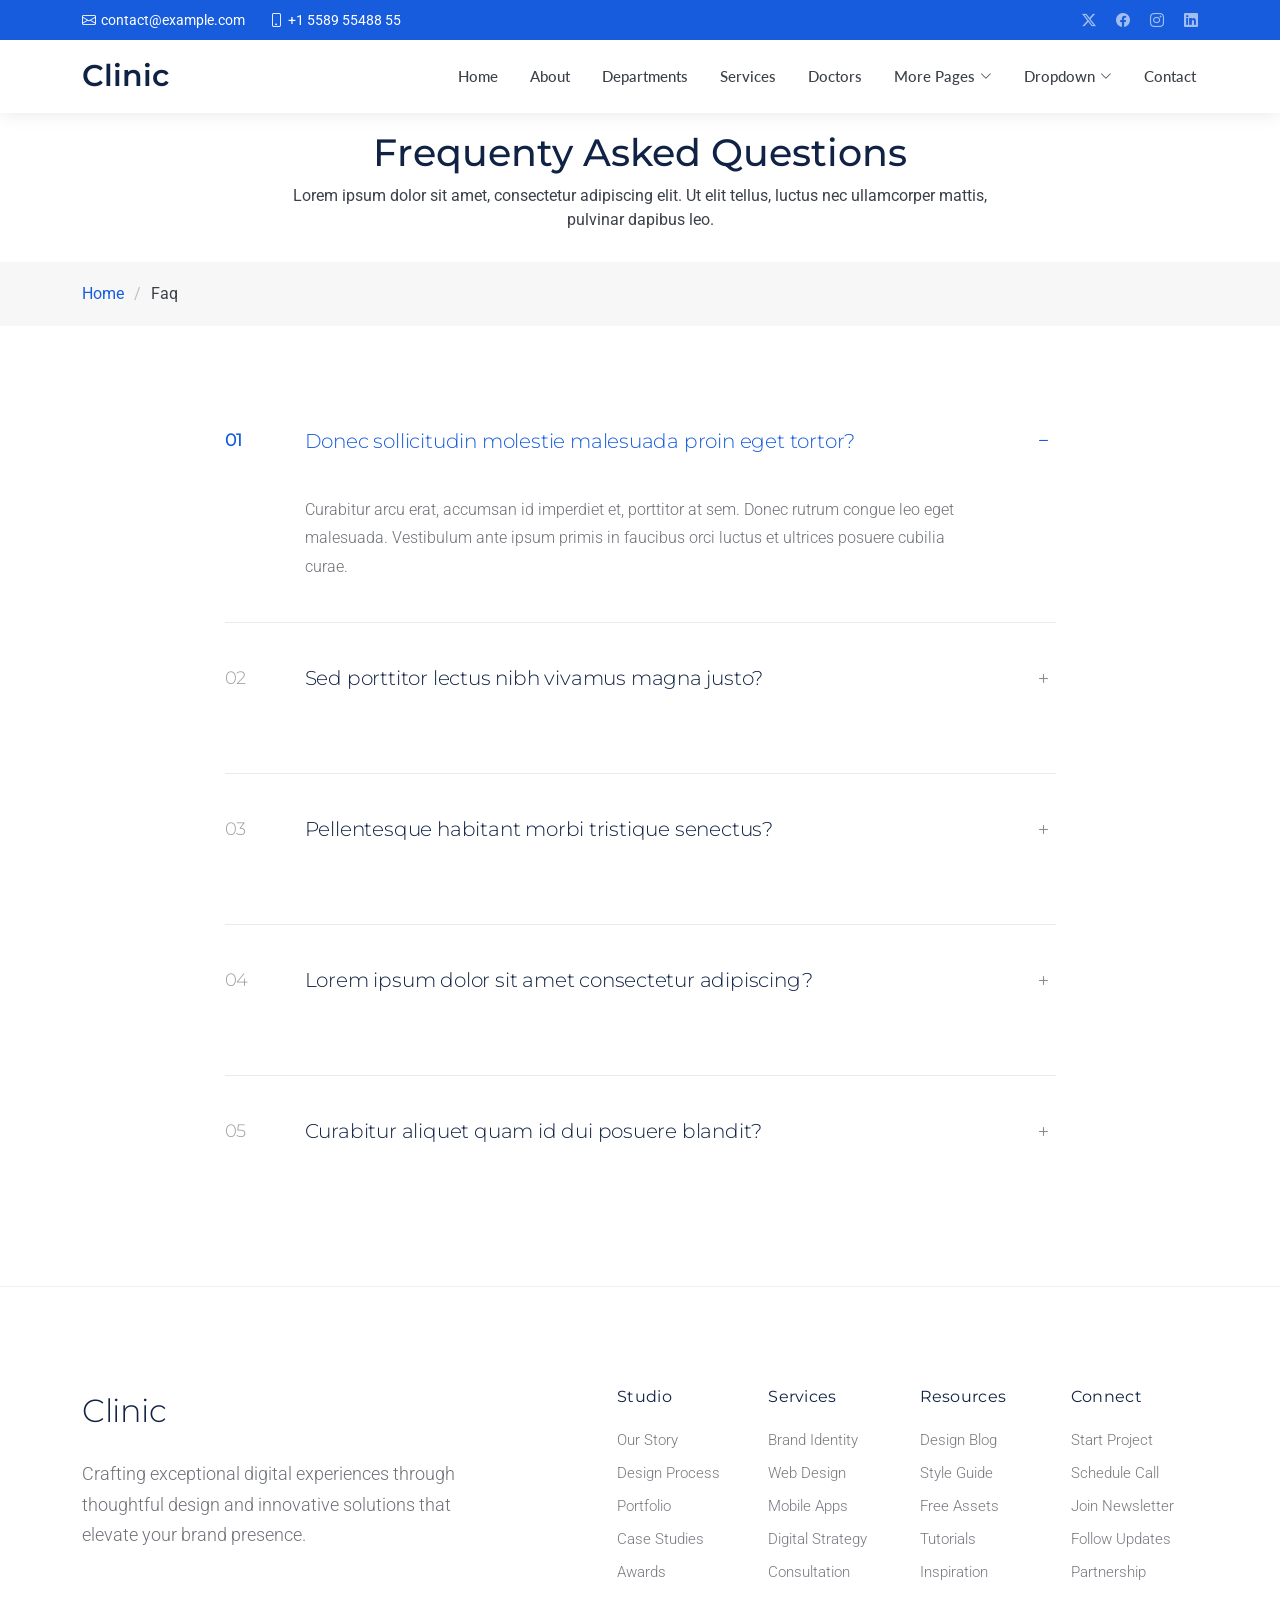
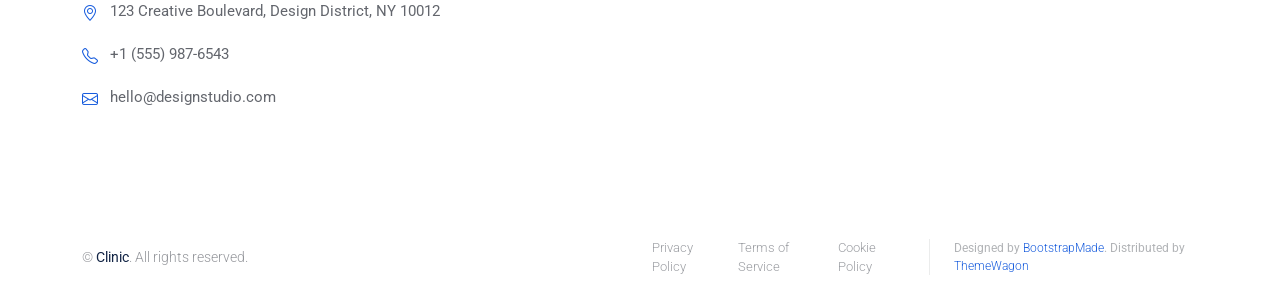
<file: faq.html>
<!DOCTYPE html>
<html lang="en">

<head>
  <meta charset="utf-8">
  <meta content="width=device-width, initial-scale=1.0" name="viewport">
  <title>Faq - Clinic Bootstrap Template</title>
  <meta name="description" content="">
  <meta name="keywords" content="">

  <!-- Favicons -->
  <link href="assets/img/favicon.png" rel="icon">
  <link href="assets/img/apple-touch-icon.png" rel="apple-touch-icon">

  <!-- Fonts -->
  <link href="https://fonts.googleapis.com" rel="preconnect">
  <link href="https://fonts.gstatic.com" rel="preconnect" crossorigin>
  <link
    href="https://fonts.googleapis.com/css2?family=Roboto:ital,wght@0,100;0,300;0,400;0,500;0,700;0,900;1,100;1,300;1,400;1,500;1,700;1,900&family=Montserrat:ital,wght@0,100;0,200;0,300;0,400;0,500;0,600;0,700;0,800;0,900;1,100;1,200;1,300;1,400;1,500;1,600;1,700;1,800;1,900&family=Lato:ital,wght@0,100;0,300;0,400;0,700;0,900;1,100;1,300;1,400;1,700;1,900&display=swap"
    rel="stylesheet">

  <!-- Vendor CSS Files -->
  <link href="assets/vendor/bootstrap/css/bootstrap.min.css" rel="stylesheet">
  <link href="assets/vendor/bootstrap-icons/bootstrap-icons.css" rel="stylesheet">
  <link href="assets/vendor/aos/aos.css" rel="stylesheet">
  <link href="assets/vendor/glightbox/css/glightbox.min.css" rel="stylesheet">
  <link href="assets/vendor/fontawesome-free/css/all.min.css" rel="stylesheet">
  <link href="assets/vendor/swiper/swiper-bundle.min.css" rel="stylesheet">

  <!-- Main CSS File -->
  <link href="assets/css/main.css" rel="stylesheet">

  <!-- =======================================================
  * Template Name: Clinic
  * Template URL: https://bootstrapmade.com/clinic-bootstrap-template/
  * Updated: Jul 23 2025 with Bootstrap v5.3.7
  * Author: BootstrapMade.com
  * License: https://bootstrapmade.com/license/
  ======================================================== -->
</head>

<body class="faq-page">

  <header id="header" class="header fixed-top">

    <div class="topbar d-flex align-items-center dark-background">
      <div class="container d-flex justify-content-center justify-content-md-between">
        <div class="contact-info d-flex align-items-center">
          <i class="bi bi-envelope d-flex align-items-center"><a
              href="mailto:contact@example.com">contact@example.com</a></i>
          <i class="bi bi-phone d-flex align-items-center ms-4"><span>+1 5589 55488 55</span></i>
        </div>
        <div class="social-links d-none d-md-flex align-items-center">
          <a href="#!" class="twitter"><i class="bi bi-twitter-x"></i></a>
          <a href="#!" class="facebook"><i class="bi bi-facebook"></i></a>
          <a href="#!" class="instagram"><i class="bi bi-instagram"></i></a>
          <a href="#!" class="linkedin"><i class="bi bi-linkedin"></i></a>
        </div>
      </div>
    </div><!-- End Top Bar -->

    <div class="branding d-flex align-items-cente">

      <div class="container position-relative d-flex align-items-center justify-content-between">
        <a href="index.html" class="logo d-flex align-items-center">
          <!-- Uncomment the line below if you also wish to use an image logo -->
          <!-- <img src="assets/img/logo.webp" alt=""> -->
          <h1 class="sitename">Clinic</h1>
        </a>

        <nav id="navmenu" class="navmenu">
          <ul>
            <li><a href="index.html">Home</a></li>
            <li><a href="about.html">About</a></li>
            <li><a href="departments.html">Departments</a></li>
            <li><a href="services.html">Services</a></li>
            <li><a href="doctors.html">Doctors</a></li>
            <li class="dropdown"><a href="#"><span>More Pages</span> <i
                  class="bi bi-chevron-down toggle-dropdown"></i></a>
              <ul>
                <li><a href="department-details.html">Department Details</a></li>
                <li><a href="service-details.html">Service Details</a></li>
                <li><a href="appointment.html">Appointment</a></li>
                <li><a href="testimonials.html">Testimonials</a></li>
                <li><a href="faq.html" class="active">Frequently Asked Questions</a></li>
                <li><a href="gallery.html">Gallery</a></li>
                <li><a href="terms.html">Terms</a></li>
                <li><a href="privacy.html">Privacy</a></li>
                <li><a href="404.html">404</a></li>
              </ul>
            </li>
            <li class="dropdown"><a href="#"><span>Dropdown</span> <i
                  class="bi bi-chevron-down toggle-dropdown"></i></a>
              <ul>
                <li><a href="#">Dropdown 1</a></li>
                <li class="dropdown"><a href="#"><span>Deep Dropdown</span> <i
                      class="bi bi-chevron-down toggle-dropdown"></i></a>
                  <ul>
                    <li><a href="#">Deep Dropdown 1</a></li>
                    <li><a href="#">Deep Dropdown 2</a></li>
                    <li><a href="#">Deep Dropdown 3</a></li>
                    <li><a href="#">Deep Dropdown 4</a></li>
                    <li><a href="#">Deep Dropdown 5</a></li>
                  </ul>
                </li>
                <li><a href="#">Dropdown 2</a></li>
                <li><a href="#">Dropdown 3</a></li>
                <li><a href="#">Dropdown 4</a></li>
              </ul>
            </li>
            <li><a href="contact.html">Contact</a></li>
          </ul>
          <i class="mobile-nav-toggle d-xl-none bi bi-list"></i>
        </nav>

      </div>

    </div>

  </header>

  <main class="main">

    <!-- Page Title -->
    <div class="page-title">
      <div class="heading">
        <div class="container">
          <div class="row d-flex justify-content-center text-center">
            <div class="col-lg-8">
              <h1 class="heading-title">Frequenty Asked Questions</h1>
              <p class="mb-0">Lorem ipsum dolor sit amet, consectetur adipiscing elit. Ut elit tellus, luctus nec
                ullamcorper mattis, pulvinar dapibus leo.</p>
            </div>
          </div>
        </div>
      </div>
      <nav class="breadcrumbs">
        <div class="container">
          <ol>
            <li><a href="index.html">Home</a></li>
            <li class="current">Faq</li>
          </ol>
        </div>
      </nav>
    </div><!-- End Page Title -->

    <!-- Faq Section -->
    <section id="faq" class="faq section">

      <div class="container" data-aos="fade-up" data-aos-delay="100">

        <div class="row justify-content-center">
          <div class="col-lg-9">

            <div class="faq-wrapper">

              <div class="faq-item faq-active" data-aos="fade-up" data-aos-delay="150">
                <div class="faq-header">
                  <span class="faq-number">01</span>
                  <h4>Donec sollicitudin molestie malesuada proin eget tortor?</h4>
                  <div class="faq-toggle">
                    <i class="bi bi-plus"></i>
                    <i class="bi bi-dash"></i>
                  </div>
                </div>
                <div class="faq-content">
                  <div class="content-inner">
                    <p>Curabitur arcu erat, accumsan id imperdiet et, porttitor at sem. Donec rutrum congue leo eget
                      malesuada. Vestibulum ante ipsum primis in faucibus orci luctus et ultrices posuere cubilia curae.
                    </p>
                  </div>
                </div>
              </div><!-- End FAQ Item -->

              <div class="faq-item" data-aos="fade-up" data-aos-delay="200">
                <div class="faq-header">
                  <span class="faq-number">02</span>
                  <h4>Sed porttitor lectus nibh vivamus magna justo?</h4>
                  <div class="faq-toggle">
                    <i class="bi bi-plus"></i>
                    <i class="bi bi-dash"></i>
                  </div>
                </div>
                <div class="faq-content">
                  <div class="content-inner">
                    <p>Nulla porttitor accumsan tincidunt. Mauris blandit aliquet elit, eget tincidunt nibh pulvinar a.
                      Cras ultricies ligula sed magna dictum porta. Vivamus suscipit tortor eget felis porttitor
                      volutpat.</p>
                  </div>
                </div>
              </div><!-- End FAQ Item -->

              <div class="faq-item" data-aos="fade-up" data-aos-delay="250">
                <div class="faq-header">
                  <span class="faq-number">03</span>
                  <h4>Pellentesque habitant morbi tristique senectus?</h4>
                  <div class="faq-toggle">
                    <i class="bi bi-plus"></i>
                    <i class="bi bi-dash"></i>
                  </div>
                </div>
                <div class="faq-content">
                  <div class="content-inner">
                    <p>Quisque velit nisi, pretium ut lacinia in, elementum id enim. Vestibulum ac diam sit amet quam
                      vehicula elementum sed sit amet dui. Donec sollicitudin molestie malesuada.</p>
                  </div>
                </div>
              </div><!-- End FAQ Item -->

              <div class="faq-item" data-aos="fade-up" data-aos-delay="300">
                <div class="faq-header">
                  <span class="faq-number">04</span>
                  <h4>Lorem ipsum dolor sit amet consectetur adipiscing?</h4>
                  <div class="faq-toggle">
                    <i class="bi bi-plus"></i>
                    <i class="bi bi-dash"></i>
                  </div>
                </div>
                <div class="faq-content">
                  <div class="content-inner">
                    <p>Sed ut perspiciatis unde omnis iste natus error sit voluptatem accusantium doloremque laudantium.
                      Totam rem aperiam, eaque ipsa quae ab illo inventore veritatis et quasi architecto.</p>
                  </div>
                </div>
              </div><!-- End FAQ Item -->

              <div class="faq-item" data-aos="fade-up" data-aos-delay="350">
                <div class="faq-header">
                  <span class="faq-number">05</span>
                  <h4>Curabitur aliquet quam id dui posuere blandit?</h4>
                  <div class="faq-toggle">
                    <i class="bi bi-plus"></i>
                    <i class="bi bi-dash"></i>
                  </div>
                </div>
                <div class="faq-content">
                  <div class="content-inner">
                    <p>At vero eos et accusamus et iusto odio dignissimos ducimus qui blanditiis praesentium voluptatum
                      deleniti atque corrupti quos dolores et quas molestias excepturi sint occaecati.</p>
                  </div>
                </div>
              </div><!-- End FAQ Item -->

            </div>

          </div>
        </div>

      </div>

    </section><!-- /Faq Section -->

  </main>

  <footer id="footer" class="footer-16 footer position-relative">

    <div class="container">

      <div class="footer-main" data-aos="fade-up" data-aos-delay="100">
        <div class="row align-items-start">

          <div class="col-lg-5">
            <div class="brand-section">
              <a href="index.html" class="logo d-flex align-items-center mb-4">
                <span class="sitename">Clinic</span>
              </a>
              <p class="brand-description">Crafting exceptional digital experiences through thoughtful design and
                innovative solutions that elevate your brand presence.</p>

              <div class="contact-info mt-5">
                <div class="contact-item">
                  <i class="bi bi-geo-alt"></i>
                  <span>123 Creative Boulevard, Design District, NY 10012</span>
                </div>
                <div class="contact-item">
                  <i class="bi bi-telephone"></i>
                  <span>+1 (555) 987-6543</span>
                </div>
                <div class="contact-item">
                  <i class="bi bi-envelope"></i>
                  <span>hello@designstudio.com</span>
                </div>
              </div>
            </div>
          </div>

          <div class="col-lg-7">
            <div class="footer-nav-wrapper">
              <div class="row">

                <div class="col-6 col-lg-3">
                  <div class="nav-column">
                    <h6>Studio</h6>
                    <nav class="footer-nav">
                      <a href="#!">Our Story</a>
                      <a href="#!">Design Process</a>
                      <a href="#!">Portfolio</a>
                      <a href="#!">Case Studies</a>
                      <a href="#!">Awards</a>
                    </nav>
                  </div>
                </div>

                <div class="col-6 col-lg-3">
                  <div class="nav-column">
                    <h6>Services</h6>
                    <nav class="footer-nav">
                      <a href="#!">Brand Identity</a>
                      <a href="#!">Web Design</a>
                      <a href="#!">Mobile Apps</a>
                      <a href="#!">Digital Strategy</a>
                      <a href="#!">Consultation</a>
                    </nav>
                  </div>
                </div>

                <div class="col-6 col-lg-3">
                  <div class="nav-column">
                    <h6>Resources</h6>
                    <nav class="footer-nav">
                      <a href="#!">Design Blog</a>
                      <a href="#!">Style Guide</a>
                      <a href="#!">Free Assets</a>
                      <a href="#!">Tutorials</a>
                      <a href="#!">Inspiration</a>
                    </nav>
                  </div>
                </div>

                <div class="col-6 col-lg-3">
                  <div class="nav-column">
                    <h6>Connect</h6>
                    <nav class="footer-nav">
                      <a href="#!">Start Project</a>
                      <a href="#!">Schedule Call</a>
                      <a href="#!">Join Newsletter</a>
                      <a href="#!">Follow Updates</a>
                      <a href="#!">Partnership</a>
                    </nav>
                  </div>
                </div>

              </div>
            </div>
          </div>

        </div>
      </div>

    </div>

    <div class="footer-bottom">
      <div class="container">
        <div class="bottom-content" data-aos="fade-up" data-aos-delay="300">
          <div class="row align-items-center">

            <div class="col-lg-6">
              <div class="copyright">
                <p>© <span class="sitename">Clinic</span>. All rights reserved.</p>
              </div>
            </div>

            <div class="col-lg-6">
              <div class="legal-links">
                <a href="#!">Privacy Policy</a>
                <a href="#!">Terms of Service</a>
                <a href="#!">Cookie Policy</a>
                <div class="credits">
                  <!-- All the links in the footer should remain intact. -->
                  <!-- You can delete the links only if you've purchased the pro version. -->
                  <!-- Licensing information: https://bootstrapmade.com/license/ -->
                  <!-- Purchase the pro version with working PHP/AJAX contact form: [buy-url] -->
                  Designed by <a href="https://bootstrapmade.com/">BootstrapMade</a>. Distributed by <a
                    href="https://themewagon.com" target="_blank">ThemeWagon</a>
                </div>
              </div>
            </div>

          </div>
        </div>
      </div>
    </div>

  </footer>

  <!-- Scroll Top -->
  <a href="#!" id="scroll-top" class="scroll-top d-flex align-items-center justify-content-center"><i
      class="bi bi-arrow-up-short"></i></a>

  <!-- Preloader -->
  <div id="preloader"></div>

  <!-- Vendor JS Files -->
  <script src="assets/vendor/bootstrap/js/bootstrap.bundle.min.js"></script>
  <script src="assets/vendor/php-email-form/validate.js"></script>
  <script src="assets/vendor/aos/aos.js"></script>
  <script src="assets/vendor/glightbox/js/glightbox.min.js"></script>
  <script src="assets/vendor/purecounter/purecounter_vanilla.js"></script>
  <script src="assets/vendor/swiper/swiper-bundle.min.js"></script>

  <!-- Main JS File -->
  <script src="assets/js/main.js"></script>

</body>

</html>
</file>
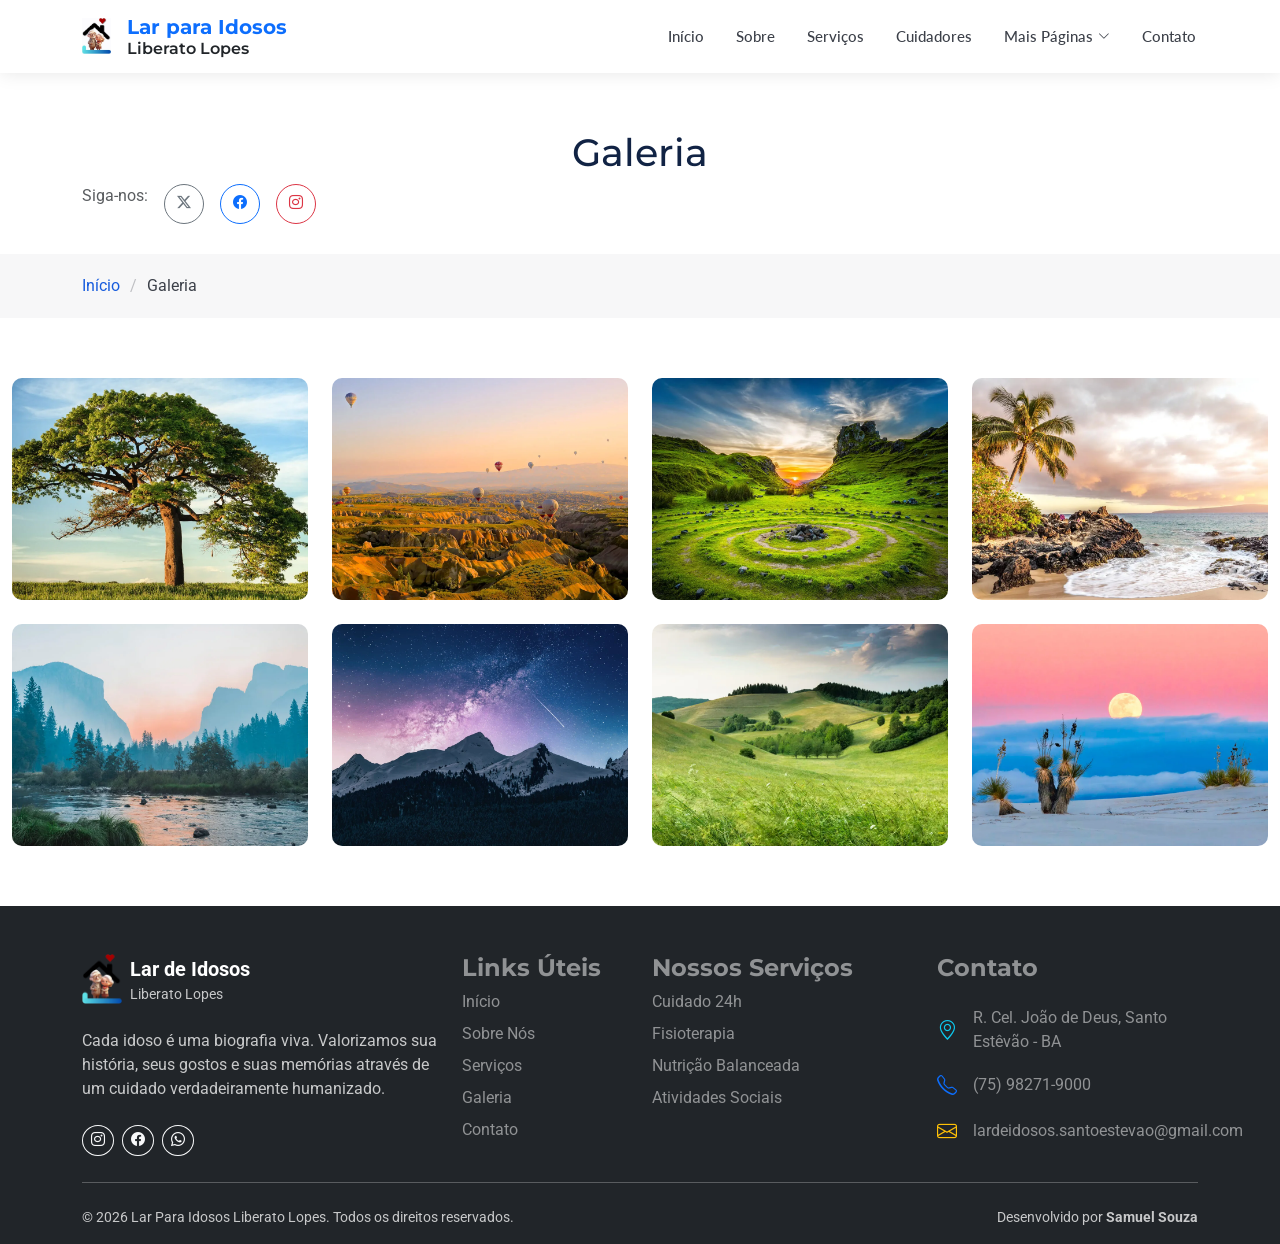
<file: gallery.html>
<!doctype html>
<html lang="pt-br">
  <head>
    <meta charset="utf-8" />
    <meta content="width=device-width, initial-scale=1.0" name="viewport" />
    <title>Liberato Lopes | Lar para Idosos</title>
    <meta
      name="description"
      content="Lar para Idosos Liberato Lopes - Excelência em cuidados humanizados, ambiente seguro e acolhedor em Santo Estêvão, BA., Ana Léia Araújo"
    />
    <meta
      name="keywords"
      content="lar para idosos, casa de repouso, cuidado humanizado, santo estevão, bahia, liberato lopes, Ana Léia Araújo"
    />

    <!-- Favicons -->
    <link href="assets/img/favicon.png" rel="icon" />
    <link href="assets/img/favicon.png" rel="apple-touch-icon" />

    <!-- Fonts -->
    <link href="https://fonts.googleapis.com" rel="preconnect" />
    <link href="https://fonts.gstatic.com" rel="preconnect" crossorigin />
    <link
      href="https://fonts.googleapis.com/css2?family=Roboto:ital,wght@0,100;0,300;0,400;0,500;0,700;0,900;1,100;1,300;1,400;1,500;1,700;1,900&family=Montserrat:ital,wght@0,100;0,200;0,300;0,400;0,500;0,600;0,700;0,800;0,900;1,100;1,200;1,300;1,400;1,500;1,600;1,700;1,800;1,900&family=Lato:ital,wght@0,100;0,300;0,400;0,700;0,900;1,100;1,300;1,400;1,700;1,900&display=swap"
      rel="stylesheet"
    />

    <!-- Vendor CSS Files -->
    <link
      href="assets/vendor/bootstrap/css/bootstrap.min.css"
      rel="stylesheet"
    />
    <link
      href="assets/vendor/bootstrap-icons/bootstrap-icons.css"
      rel="stylesheet"
    />
    <link href="assets/vendor/aos/aos.css" rel="stylesheet" />
    <link
      href="assets/vendor/glightbox/css/glightbox.min.css"
      rel="stylesheet"
    />
    <link
      href="assets/vendor/fontawesome-free/css/all.min.css"
      rel="stylesheet"
    />
    <link href="assets/vendor/swiper/swiper-bundle.min.css" rel="stylesheet" />

    <!-- Main CSS File -->
    <link href="assets/css/main.css" rel="stylesheet" />
  </head>

  <body class="index-page">
    <header id="header" class="header fixed-top">
      <div class="branding d-flex align-items-cente">
        <div
          class="container position-relative d-flex align-items-center justify-content-between"
        >
          <a href="index.html" class="logo d-flex align-items-center">
            <img
              src="assets/img/logo.png"
              alt="Logo Lar para Idosos Liberato Lopes"
              class="img-fluid"
            />
            <h1 class="sitename ms-2">
              <span class="text-primary d-block fs-5 fw-bold"
                >Lar para Idosos</span
              >
              <span class="d-block fs-6 text-dark">Liberato Lopes</span>
            </h1>
          </a>

          <nav id="navmenu" class="navmenu">
            <ul>
              <li><a href="index.html">Início</a></li>
              <li><a href="about.html">Sobre</a></li>
              <li><a href="services.html">Serviços</a></li>
              <li><a href="doctors.html">Cuidadores</a></li>
              <li class="dropdown">
                <a href="#"
                  ><span>Mais Páginas</span>
                  <i class="bi bi-chevron-down toggle-dropdown"></i
                ></a>
                <ul>
                  <li><a href="appointment.html">Agendamento</a></li>
                  <li><a href="gallery.html" class="active">Galeria</a></li>
                </ul>
              </li>
              <li><a href="contact.html">Contato</a></li>
            </ul>
            <i class="mobile-nav-toggle d-xl-none bi bi-list"></i>
          </nav>
        </div>
      </div>
    </header>

    <main class="main">
      <!-- Page Title -->
      <div class="page-title">
        <div class="heading">
          <div class="container">
            <div class="row d-flex justify-content-center text-center">
              <div class="col-lg-8">
                <h1 class="heading-title">Galeria</h1>
                <p class="mb-0"></p>
              </div>
              <!-- Social Links -->
              <div
                class="d-flex align-items-start gap-3"
                data-aos="fade-right"
                data-aos-delay="700"
              >
                <span class="text-muted">Siga-nos:</span>
                <a
                  href="#!"
                  class="btn btn-outline-secondary btn-sm rounded-circle p-2"
                  style="width: 40px; height: 40px"
                  aria-label="Twitter"
                  rel="noopener"
                >
                  <i class="bi bi-twitter-x"></i>
                </a>
                <a
                  href="#!"
                  class="btn btn-outline-primary btn-sm rounded-circle p-2"
                  style="width: 40px; height: 40px"
                  aria-label="Facebook"
                  rel="noopener"
                >
                  <i class="bi bi-facebook"></i>
                </a>
                <a
                  href="https://www.instagram.com/lardeidosos_sto"
                  class="btn btn-outline-danger btn-sm rounded-circle p-2"
                  style="width: 40px; height: 40px"
                  aria-label="Instagram"
                  target="_blank"
                  rel="noopener"
                >
                  <i class="bi bi-instagram"></i>
                </a>
              </div>
            </div>
          </div>
        </div>
        <nav class="breadcrumbs">
          <div class="container">
            <ol>
              <li><a href="index.html">Início</a></li>
              <li class="current">Galeria</li>
            </ol>
          </div>
        </nav>
      </div>
      <!-- End Page Title -->

      <!-- Gallery Section -->
      <section id="gallery" class="gallery section">
        <div class="container-fluid" data-aos="fade-up" data-aos-delay="100">
          <div class="row gy-4 justify-content-center">
            <div class="col-xl-3 col-lg-4 col-md-6">
              <div class="gallery-item h-100">
                <img
                  src="assets/img/gallery/gallery-1.webp"
                  class="img-fluid"
                  alt=""
                />
                <div
                  class="gallery-links d-flex align-items-center justify-content-center"
                >
                  <a
                    href="assets/img/gallery/gallery-1.webp"
                    title="Gallery 1"
                    class="glightbox preview-link"
                    ><i class="bi bi-arrows-angle-expand"></i
                  ></a>
                  <a href="gallery-single.html" class="details-link"
                    ><i class="bi bi-link-45deg"></i
                  ></a>
                </div>
              </div>
            </div>
            <!-- End Gallery Item -->

            <div class="col-xl-3 col-lg-4 col-md-6">
              <div class="gallery-item h-100">
                <img
                  src="assets/img/gallery/gallery-2.webp"
                  class="img-fluid"
                  alt=""
                />
                <div
                  class="gallery-links d-flex align-items-center justify-content-center"
                >
                  <a
                    href="assets/img/gallery/gallery-2.webp"
                    title="Gallery 2"
                    class="glightbox preview-link"
                    ><i class="bi bi-arrows-angle-expand"></i
                  ></a>
                  <a href="gallery-single.html" class="details-link"
                    ><i class="bi bi-link-45deg"></i
                  ></a>
                </div>
              </div>
            </div>
            <!-- End Gallery Item -->

            <div class="col-xl-3 col-lg-4 col-md-6">
              <div class="gallery-item h-100">
                <img
                  src="assets/img/gallery/gallery-3.webp"
                  class="img-fluid"
                  alt=""
                />
                <div
                  class="gallery-links d-flex align-items-center justify-content-center"
                >
                  <a
                    href="assets/img/gallery/gallery-3.webp"
                    title="Gallery 3"
                    class="glightbox preview-link"
                    ><i class="bi bi-arrows-angle-expand"></i
                  ></a>
                  <a href="gallery-single.html" class="details-link"
                    ><i class="bi bi-link-45deg"></i
                  ></a>
                </div>
              </div>
            </div>
            <!-- End Gallery Item -->

            <div class="col-xl-3 col-lg-4 col-md-6">
              <div class="gallery-item h-100">
                <img
                  src="assets/img/gallery/gallery-4.webp"
                  class="img-fluid"
                  alt=""
                />
                <div
                  class="gallery-links d-flex align-items-center justify-content-center"
                >
                  <a
                    href="assets/img/gallery/gallery-4.webp"
                    title="Gallery 4"
                    class="glightbox preview-link"
                    ><i class="bi bi-arrows-angle-expand"></i
                  ></a>
                  <a href="gallery-single.html" class="details-link"
                    ><i class="bi bi-link-45deg"></i
                  ></a>
                </div>
              </div>
            </div>
            <!-- End Gallery Item -->

            <div class="col-xl-3 col-lg-4 col-md-6">
              <div class="gallery-item h-100">
                <img
                  src="assets/img/gallery/gallery-5.webp"
                  class="img-fluid"
                  alt=""
                />
                <div
                  class="gallery-links d-flex align-items-center justify-content-center"
                >
                  <a
                    href="assets/img/gallery/gallery-5.webp"
                    title="Gallery 5"
                    class="glightbox preview-link"
                    ><i class="bi bi-arrows-angle-expand"></i
                  ></a>
                  <a href="gallery-single.html" class="details-link"
                    ><i class="bi bi-link-45deg"></i
                  ></a>
                </div>
              </div>
            </div>
            <!-- End Gallery Item -->

            <div class="col-xl-3 col-lg-4 col-md-6">
              <div class="gallery-item h-100">
                <img
                  src="assets/img/gallery/gallery-6.webp"
                  class="img-fluid"
                  alt=""
                />
                <div
                  class="gallery-links d-flex align-items-center justify-content-center"
                >
                  <a
                    href="assets/img/gallery/gallery-6.webp"
                    title="Gallery 6"
                    class="glightbox preview-link"
                    ><i class="bi bi-arrows-angle-expand"></i
                  ></a>
                  <a href="gallery-single.html" class="details-link"
                    ><i class="bi bi-link-45deg"></i
                  ></a>
                </div>
              </div>
            </div>
            <!-- End Gallery Item -->

            <div class="col-xl-3 col-lg-4 col-md-6">
              <div class="gallery-item h-100">
                <img
                  src="assets/img/gallery/gallery-7.webp"
                  class="img-fluid"
                  alt=""
                />
                <div
                  class="gallery-links d-flex align-items-center justify-content-center"
                >
                  <a
                    href="assets/img/gallery/gallery-7.webp"
                    title="Gallery 7"
                    class="glightbox preview-link"
                    ><i class="bi bi-arrows-angle-expand"></i
                  ></a>
                  <a href="gallery-single.html" class="details-link"
                    ><i class="bi bi-link-45deg"></i
                  ></a>
                </div>
              </div>
            </div>
            <!-- End Gallery Item -->

            <div class="col-xl-3 col-lg-4 col-md-6">
              <div class="gallery-item h-100">
                <img
                  src="assets/img/gallery/gallery-8.webp"
                  class="img-fluid"
                  alt=""
                />
                <div
                  class="gallery-links d-flex align-items-center justify-content-center"
                >
                  <a
                    href="assets/img/gallery/gallery-8.webp"
                    title="Gallery 8"
                    class="glightbox preview-link"
                    ><i class="bi bi-arrows-angle-expand"></i
                  ></a>
                  <a href="gallery-single.html" class="details-link"
                    ><i class="bi bi-link-45deg"></i
                  ></a>
                </div>
              </div>
            </div>
            <!-- End Gallery Item -->
          </div>
        </div>
      </section>
      <!-- /Gallery Section -->
    </main>

    <footer id="footer" class="footer bg-dark text-white pt-5 pb-3">
      <div class="container">
        <div class="row gy-4">
          <div class="col-lg-4 col-md-6">
            <a
              href="index.html"
              class="logo d-flex align-items-center mb-4 text-white text-decoration-none"
            >
              <img
                src="assets/img/favicon.png"
                alt="Logo Footer"
                class="img-fluid me-2"
                style="max-height: 50px"
              />
              <div>
                <span class="d-block fw-bold fs-5">Lar de Idosos</span>
                <small class="d-block opacity-75">Liberato Lopes</small>
              </div>
            </a>
            <p class="opacity-75 mb-4">
              Cada idoso é uma biografia viva. Valorizamos sua história, seus
              gostos e suas memórias através de um cuidado verdadeiramente
              humanizado.
            </p>
            <div class="social-links d-flex gap-2">
              <a
                href="https://www.instagram.com/lardeidosos_sto"
                class="btn btn-outline-light btn-sm rounded-circle"
                target="_blank"
                ><i class="bi bi-instagram"></i
              ></a>
              <a
                href="https://www.facebook.com/larparaidosoliberatolopes"
                class="btn btn-outline-light btn-sm rounded-circle"
                target="_blank"
                ><i class="bi bi-facebook"></i
              ></a>
              <a
                href="https://wa.me/5575982719000"
                class="btn btn-outline-light btn-sm rounded-circle"
                target="_blank"
                ><i class="bi bi-whatsapp"></i
              ></a>
            </div>
          </div>

          <div class="col-lg-2 col-md-6">
            <h4 class="fw-bold mb-2 text-white-50">Links Úteis</h4>
            <ul class="list-unstyled footer-links">
              <li class="mb-2">
                <a href="index.html" class="text-white-50 text-decoration-none"
                  >Início</a
                >
              </li>
              <li class="mb-2">
                <a href="about.html" class="text-white-50 text-decoration-none"
                  >Sobre Nós</a
                >
              </li>
              <li class="mb-2">
                <a
                  href="services.html"
                  class="text-white-50 text-decoration-none"
                  >Serviços</a
                >
              </li>
              <li class="mb-2">
                <a
                  href="gallery.html"
                  class="text-white-50 text-decoration-none"
                  >Galeria</a
                >
              </li>
              <li class="mb-2">
                <a
                  href="contact.html"
                  class="text-white-50 text-decoration-none"
                  >Contato</a
                >
              </li>
            </ul>
          </div>

          <div class="col-lg-3 col-md-6">
            <h4 class="fw-bold mb-2 text-white-50">Nossos Serviços</h4>
            <ul class="list-unstyled footer-links">
              <li class="mb-2">
                <a href="#" class="text-white-50 text-decoration-none"
                  >Cuidado 24h</a
                >
              </li>
              <li class="mb-2">
                <a href="#" class="text-white-50 text-decoration-none"
                  >Fisioterapia</a
                >
              </li>
              <li class="mb-2">
                <a href="#" class="text-white-50 text-decoration-none"
                  >Nutrição Balanceada</a
                >
              </li>
              <li class="mb-2">
                <a href="#" class="text-white-50 text-decoration-none"
                  >Atividades Sociais</a
                >
              </li>
            </ul>
          </div>

          <div class="col-lg-3 col-md-6">
            <h4 class="fw-bold mb-2 text-white-50">Contato</h4>
            <div class="contact-info mt-4">
              <div class="d-flex align-items-center mb-3">
                <i class="bi bi-geo-alt text-info me-3 fs-5"></i>
                <a
                  href="https://maps.app.goo.gl/RTq3nf65kBAYcB2RA"
                  class="text-white-50 text-decoration-none"
                  target="_blank"
                >
                  R. Cel. João de Deus, Santo Estêvão - BA
                </a>
              </div>
              <div class="d-flex align-items-center mb-3">
                <i class="bi bi-telephone text-primary me-3 fs-5"></i>
                <a
                  href="tel:+5575982719000"
                  class="text-white-50 text-decoration-none"
                  target="_blank"
                  >(75) 98271-9000</a
                >
              </div>
              <div class="d-flex align-items-center">
                <i class="bi bi-envelope text-warning me-3 fs-5"></i>
                <a
                  href="mailto:lardeidosos.santoestevao@gmail.com"
                  class="text-white-50 text-decoration-none"
                  target="_blank"
                >
                  lardeidosos.santoestevao@gmail.com
                </a>
              </div>
            </div>
          </div>
        </div>

        <hr class="my-4 opacity-25" />

        <div class="row align-items-center">
          <div class="col-md-6 text-center text-md-start">
            <p class="mb-0 small opacity-75">
              &copy; 2026 Lar Para Idosos Liberato Lopes. Todos os direitos
              reservados.
            </p>
          </div>
          <div class="col-md-6 text-center text-md-end">
            <p class="mb-0 small opacity-75">
              Desenvolvido por
              <a
                href="https://www.samuelsouza.net.br/"
                class="text-white text-decoration-none fw-bold"
                target="_blank"
                >Samuel Souza</a
              >
            </p>
          </div>
        </div>
      </div>
    </footer>

    <!-- Scroll Top -->
    <a
      href="#!"
      id="scroll-top"
      class="scroll-top d-flex align-items-center justify-content-center"
      ><i class="bi bi-arrow-up-short"></i
    ></a>

    <!-- Preloader -->
    <div id="preloader"></div>

    <!-- Vendor JS Files -->
    <script src="assets/vendor/bootstrap/js/bootstrap.bundle.min.js"></script>
    <script src="assets/vendor/php-email-form/validate.js"></script>
    <script src="assets/vendor/aos/aos.js"></script>
    <script src="assets/vendor/glightbox/js/glightbox.min.js"></script>
    <script src="assets/vendor/purecounter/purecounter_vanilla.js"></script>
    <script src="assets/vendor/swiper/swiper-bundle.min.js"></script>

    <!-- Main JS File -->
    <script src="assets/js/main.js"></script>
  </body>
</html>
</file>
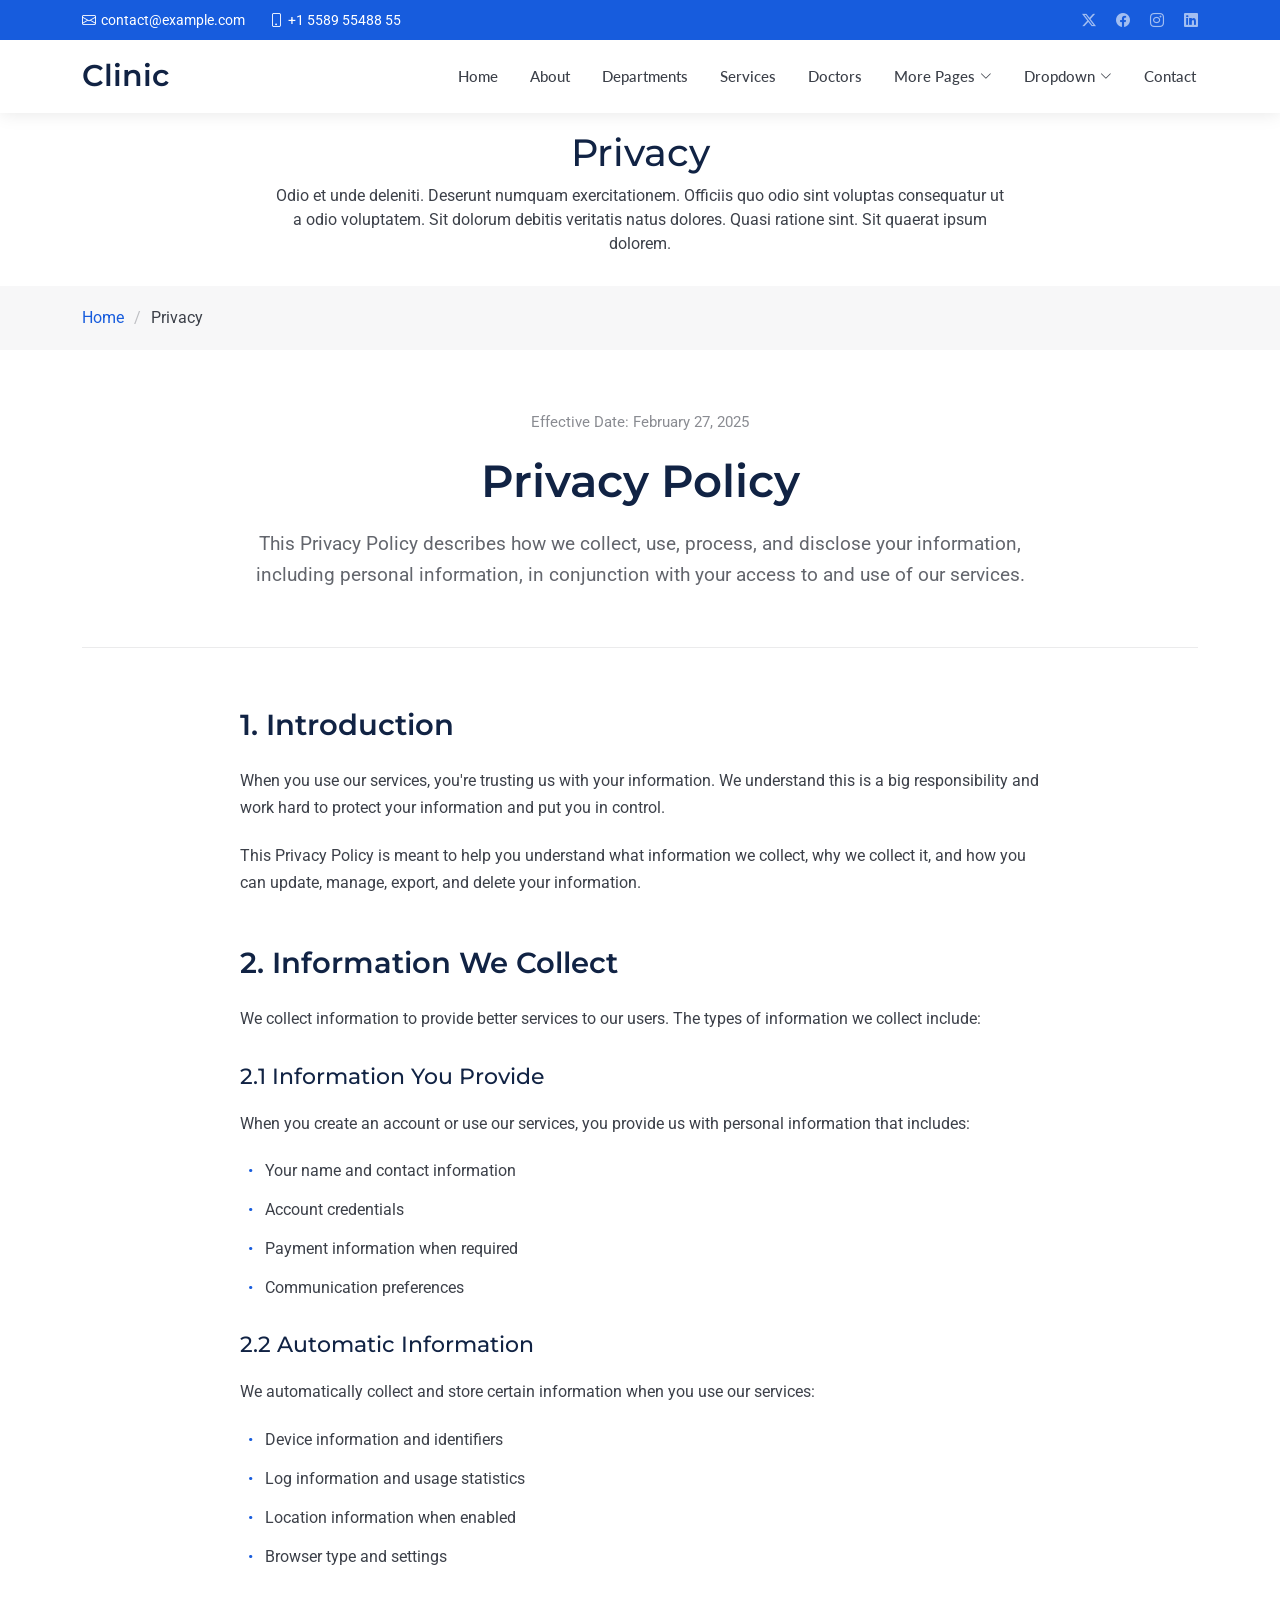
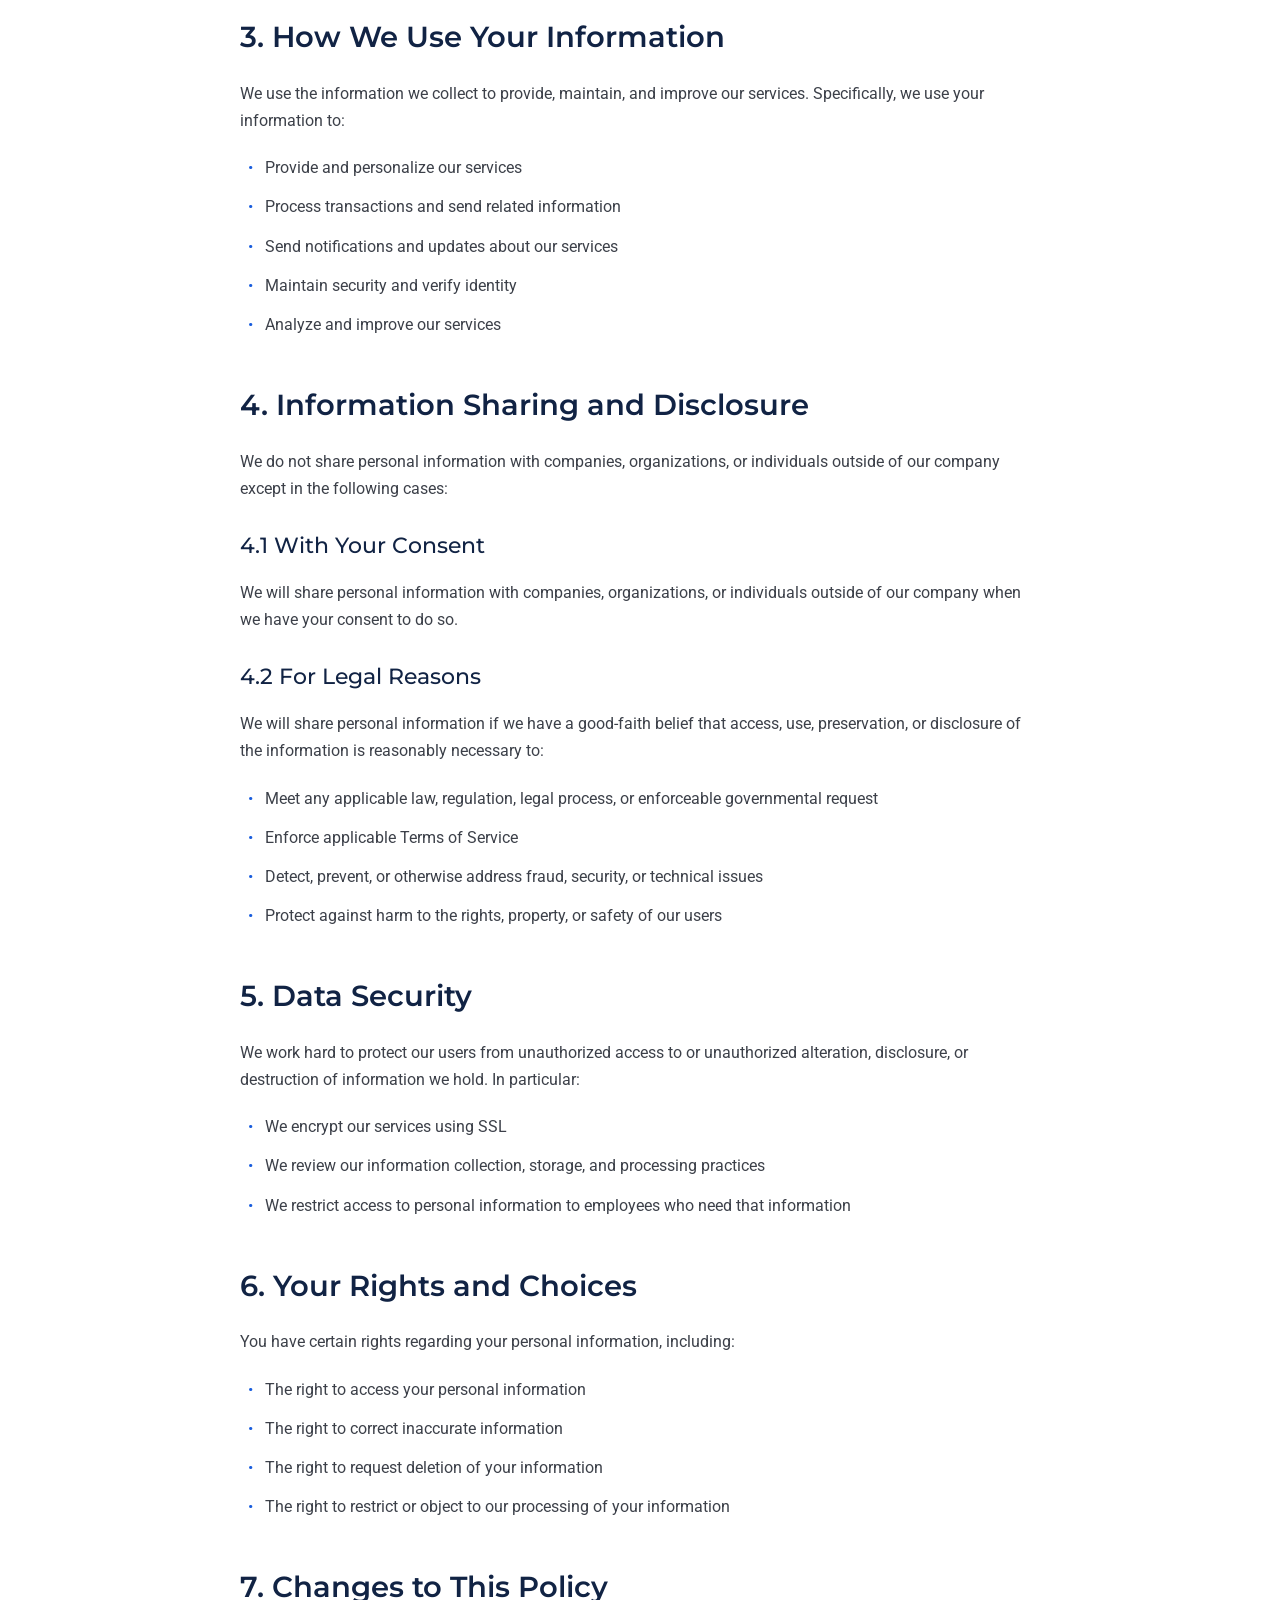
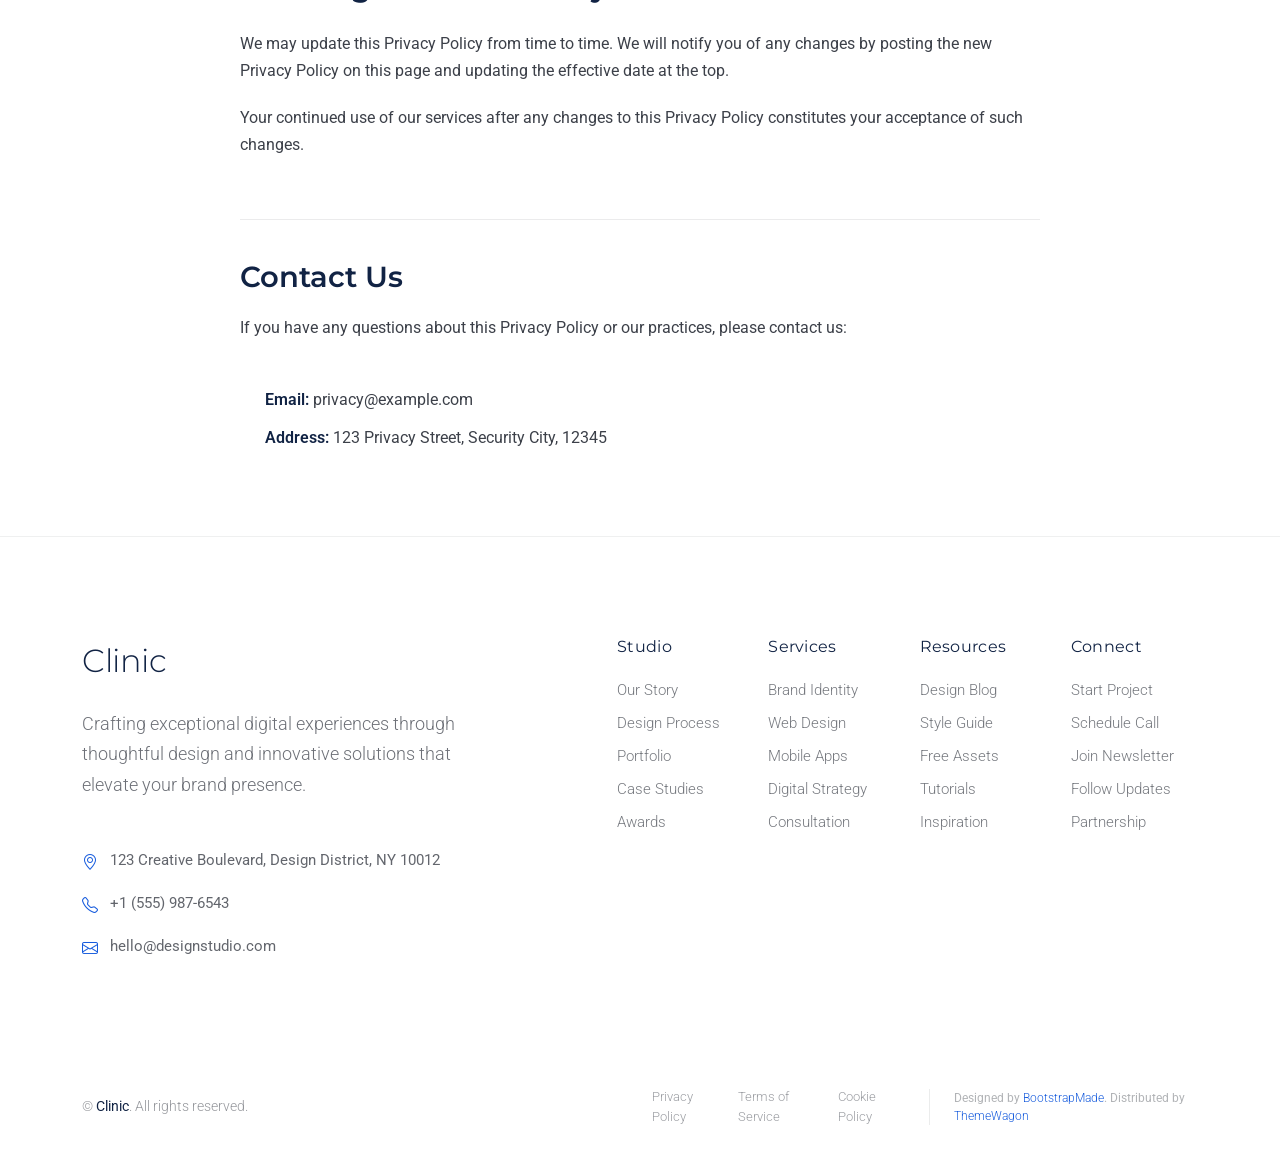
<file: privacy.html>
<!DOCTYPE html>
<html lang="en">

<head>
  <meta charset="utf-8">
  <meta content="width=device-width, initial-scale=1.0" name="viewport">
  <title>Privacy - Clinic Bootstrap Template</title>
  <meta name="description" content="">
  <meta name="keywords" content="">

  <!-- Favicons -->
  <link href="assets/img/favicon.png" rel="icon">
  <link href="assets/img/apple-touch-icon.png" rel="apple-touch-icon">

  <!-- Fonts -->
  <link href="https://fonts.googleapis.com" rel="preconnect">
  <link href="https://fonts.gstatic.com" rel="preconnect" crossorigin>
  <link
    href="https://fonts.googleapis.com/css2?family=Roboto:ital,wght@0,100;0,300;0,400;0,500;0,700;0,900;1,100;1,300;1,400;1,500;1,700;1,900&family=Montserrat:ital,wght@0,100;0,200;0,300;0,400;0,500;0,600;0,700;0,800;0,900;1,100;1,200;1,300;1,400;1,500;1,600;1,700;1,800;1,900&family=Lato:ital,wght@0,100;0,300;0,400;0,700;0,900;1,100;1,300;1,400;1,700;1,900&display=swap"
    rel="stylesheet">

  <!-- Vendor CSS Files -->
  <link href="assets/vendor/bootstrap/css/bootstrap.min.css" rel="stylesheet">
  <link href="assets/vendor/bootstrap-icons/bootstrap-icons.css" rel="stylesheet">
  <link href="assets/vendor/aos/aos.css" rel="stylesheet">
  <link href="assets/vendor/glightbox/css/glightbox.min.css" rel="stylesheet">
  <link href="assets/vendor/fontawesome-free/css/all.min.css" rel="stylesheet">
  <link href="assets/vendor/swiper/swiper-bundle.min.css" rel="stylesheet">

  <!-- Main CSS File -->
  <link href="assets/css/main.css" rel="stylesheet">

  <!-- =======================================================
  * Template Name: Clinic
  * Template URL: https://bootstrapmade.com/clinic-bootstrap-template/
  * Updated: Jul 23 2025 with Bootstrap v5.3.7
  * Author: BootstrapMade.com
  * License: https://bootstrapmade.com/license/
  ======================================================== -->
</head>

<body class="privacy-page">

  <header id="header" class="header fixed-top">

    <div class="topbar d-flex align-items-center dark-background">
      <div class="container d-flex justify-content-center justify-content-md-between">
        <div class="contact-info d-flex align-items-center">
          <i class="bi bi-envelope d-flex align-items-center"><a
              href="mailto:contact@example.com">contact@example.com</a></i>
          <i class="bi bi-phone d-flex align-items-center ms-4"><span>+1 5589 55488 55</span></i>
        </div>
        <div class="social-links d-none d-md-flex align-items-center">
          <a href="#!" class="twitter"><i class="bi bi-twitter-x"></i></a>
          <a href="#!" class="facebook"><i class="bi bi-facebook"></i></a>
          <a href="#!" class="instagram"><i class="bi bi-instagram"></i></a>
          <a href="#!" class="linkedin"><i class="bi bi-linkedin"></i></a>
        </div>
      </div>
    </div><!-- End Top Bar -->

    <div class="branding d-flex align-items-cente">

      <div class="container position-relative d-flex align-items-center justify-content-between">
        <a href="index.html" class="logo d-flex align-items-center">
          <!-- Uncomment the line below if you also wish to use an image logo -->
          <!-- <img src="assets/img/logo.webp" alt=""> -->
          <h1 class="sitename">Clinic</h1>
        </a>

        <nav id="navmenu" class="navmenu">
          <ul>
            <li><a href="index.html">Home</a></li>
            <li><a href="about.html">About</a></li>
            <li><a href="departments.html">Departments</a></li>
            <li><a href="services.html">Services</a></li>
            <li><a href="doctors.html">Doctors</a></li>
            <li class="dropdown"><a href="#"><span>More Pages</span> <i
                  class="bi bi-chevron-down toggle-dropdown"></i></a>
              <ul>
                <li><a href="department-details.html">Department Details</a></li>
                <li><a href="service-details.html">Service Details</a></li>
                <li><a href="appointment.html">Appointment</a></li>
                <li><a href="testimonials.html">Testimonials</a></li>
                <li><a href="faq.html">Frequently Asked Questions</a></li>
                <li><a href="gallery.html">Gallery</a></li>
                <li><a href="terms.html">Terms</a></li>
                <li><a href="privacy.html" class="active">Privacy</a></li>
                <li><a href="404.html">404</a></li>
              </ul>
            </li>
            <li class="dropdown"><a href="#"><span>Dropdown</span> <i
                  class="bi bi-chevron-down toggle-dropdown"></i></a>
              <ul>
                <li><a href="#">Dropdown 1</a></li>
                <li class="dropdown"><a href="#"><span>Deep Dropdown</span> <i
                      class="bi bi-chevron-down toggle-dropdown"></i></a>
                  <ul>
                    <li><a href="#">Deep Dropdown 1</a></li>
                    <li><a href="#">Deep Dropdown 2</a></li>
                    <li><a href="#">Deep Dropdown 3</a></li>
                    <li><a href="#">Deep Dropdown 4</a></li>
                    <li><a href="#">Deep Dropdown 5</a></li>
                  </ul>
                </li>
                <li><a href="#">Dropdown 2</a></li>
                <li><a href="#">Dropdown 3</a></li>
                <li><a href="#">Dropdown 4</a></li>
              </ul>
            </li>
            <li><a href="contact.html">Contact</a></li>
          </ul>
          <i class="mobile-nav-toggle d-xl-none bi bi-list"></i>
        </nav>

      </div>

    </div>

  </header>

  <main class="main">

    <!-- Page Title -->
    <div class="page-title">
      <div class="heading">
        <div class="container">
          <div class="row d-flex justify-content-center text-center">
            <div class="col-lg-8">
              <h1 class="heading-title">Privacy</h1>
              <p class="mb-0">
                Odio et unde deleniti. Deserunt numquam exercitationem. Officiis quo
                odio sint voluptas consequatur ut a odio voluptatem. Sit dolorum
                debitis veritatis natus dolores. Quasi ratione sint. Sit quaerat
                ipsum dolorem.
              </p>
            </div>
          </div>
        </div>
      </div>
      <nav class="breadcrumbs">
        <div class="container">
          <ol>
            <li><a href="index.html">Home</a></li>
            <li class="current">Privacy</li>
          </ol>
        </div>
      </nav>
    </div><!-- End Page Title -->

    <!-- Privacy Section -->
    <section id="privacy" class="privacy section">

      <div class="container" data-aos="fade-up">
        <!-- Header -->
        <div class="privacy-header" data-aos="fade-up">
          <div class="header-content">
            <div class="last-updated">Effective Date: February 27, 2025</div>
            <h1>Privacy Policy</h1>
            <p class="intro-text">This Privacy Policy describes how we collect, use, process, and disclose your
              information, including personal information, in conjunction with your access to and use of our services.
            </p>
          </div>
        </div>

        <!-- Main Content -->
        <div class="privacy-content" data-aos="fade-up">
          <!-- Introduction -->
          <div class="content-section">
            <h2>1. Introduction</h2>
            <p>When you use our services, you're trusting us with your information. We understand this is a big
              responsibility and work hard to protect your information and put you in control.</p>
            <p>This Privacy Policy is meant to help you understand what information we collect, why we collect it, and
              how you can update, manage, export, and delete your information.</p>
          </div>

          <!-- Information Collection -->
          <div class="content-section">
            <h2>2. Information We Collect</h2>
            <p>We collect information to provide better services to our users. The types of information we collect
              include:</p>

            <h3>2.1 Information You Provide</h3>
            <p>When you create an account or use our services, you provide us with personal information that includes:
            </p>
            <ul>
              <li>Your name and contact information</li>
              <li>Account credentials</li>
              <li>Payment information when required</li>
              <li>Communication preferences</li>
            </ul>

            <h3>2.2 Automatic Information</h3>
            <p>We automatically collect and store certain information when you use our services:</p>
            <ul>
              <li>Device information and identifiers</li>
              <li>Log information and usage statistics</li>
              <li>Location information when enabled</li>
              <li>Browser type and settings</li>
            </ul>
          </div>

          <!-- Use of Information -->
          <div class="content-section">
            <h2>3. How We Use Your Information</h2>
            <p>We use the information we collect to provide, maintain, and improve our services. Specifically, we use
              your information to:</p>
            <ul>
              <li>Provide and personalize our services</li>
              <li>Process transactions and send related information</li>
              <li>Send notifications and updates about our services</li>
              <li>Maintain security and verify identity</li>
              <li>Analyze and improve our services</li>
            </ul>
          </div>

          <!-- Information Sharing -->
          <div class="content-section">
            <h2>4. Information Sharing and Disclosure</h2>
            <p>We do not share personal information with companies, organizations, or individuals outside of our company
              except in the following cases:</p>

            <h3>4.1 With Your Consent</h3>
            <p>We will share personal information with companies, organizations, or individuals outside of our company
              when we have your consent to do so.</p>

            <h3>4.2 For Legal Reasons</h3>
            <p>We will share personal information if we have a good-faith belief that access, use, preservation, or
              disclosure of the information is reasonably necessary to:</p>
            <ul>
              <li>Meet any applicable law, regulation, legal process, or enforceable governmental request</li>
              <li>Enforce applicable Terms of Service</li>
              <li>Detect, prevent, or otherwise address fraud, security, or technical issues</li>
              <li>Protect against harm to the rights, property, or safety of our users</li>
            </ul>
          </div>

          <!-- Data Security -->
          <div class="content-section">
            <h2>5. Data Security</h2>
            <p>We work hard to protect our users from unauthorized access to or unauthorized alteration, disclosure, or
              destruction of information we hold. In particular:</p>
            <ul>
              <li>We encrypt our services using SSL</li>
              <li>We review our information collection, storage, and processing practices</li>
              <li>We restrict access to personal information to employees who need that information</li>
            </ul>
          </div>

          <!-- Your Rights -->
          <div class="content-section">
            <h2>6. Your Rights and Choices</h2>
            <p>You have certain rights regarding your personal information, including:</p>
            <ul>
              <li>The right to access your personal information</li>
              <li>The right to correct inaccurate information</li>
              <li>The right to request deletion of your information</li>
              <li>The right to restrict or object to our processing of your information</li>
            </ul>
          </div>

          <!-- Policy Updates -->
          <div class="content-section">
            <h2>7. Changes to This Policy</h2>
            <p>We may update this Privacy Policy from time to time. We will notify you of any changes by posting the new
              Privacy Policy on this page and updating the effective date at the top.</p>
            <p>Your continued use of our services after any changes to this Privacy Policy constitutes your acceptance
              of such changes.</p>
          </div>
        </div>

        <!-- Contact Section -->
        <div class="privacy-contact" data-aos="fade-up">
          <h2>Contact Us</h2>
          <p>If you have any questions about this Privacy Policy or our practices, please contact us:</p>
          <div class="contact-details">
            <p><strong>Email:</strong> privacy@example.com</p>
            <p><strong>Address:</strong> 123 Privacy Street, Security City, 12345</p>
          </div>
        </div>

      </div>

    </section><!-- /Privacy Section -->

  </main>

  <footer id="footer" class="footer-16 footer position-relative">

    <div class="container">

      <div class="footer-main" data-aos="fade-up" data-aos-delay="100">
        <div class="row align-items-start">

          <div class="col-lg-5">
            <div class="brand-section">
              <a href="index.html" class="logo d-flex align-items-center mb-4">
                <span class="sitename">Clinic</span>
              </a>
              <p class="brand-description">Crafting exceptional digital experiences through thoughtful design and
                innovative solutions that elevate your brand presence.</p>

              <div class="contact-info mt-5">
                <div class="contact-item">
                  <i class="bi bi-geo-alt"></i>
                  <span>123 Creative Boulevard, Design District, NY 10012</span>
                </div>
                <div class="contact-item">
                  <i class="bi bi-telephone"></i>
                  <span>+1 (555) 987-6543</span>
                </div>
                <div class="contact-item">
                  <i class="bi bi-envelope"></i>
                  <span>hello@designstudio.com</span>
                </div>
              </div>
            </div>
          </div>

          <div class="col-lg-7">
            <div class="footer-nav-wrapper">
              <div class="row">

                <div class="col-6 col-lg-3">
                  <div class="nav-column">
                    <h6>Studio</h6>
                    <nav class="footer-nav">
                      <a href="#!">Our Story</a>
                      <a href="#!">Design Process</a>
                      <a href="#!">Portfolio</a>
                      <a href="#!">Case Studies</a>
                      <a href="#!">Awards</a>
                    </nav>
                  </div>
                </div>

                <div class="col-6 col-lg-3">
                  <div class="nav-column">
                    <h6>Services</h6>
                    <nav class="footer-nav">
                      <a href="#!">Brand Identity</a>
                      <a href="#!">Web Design</a>
                      <a href="#!">Mobile Apps</a>
                      <a href="#!">Digital Strategy</a>
                      <a href="#!">Consultation</a>
                    </nav>
                  </div>
                </div>

                <div class="col-6 col-lg-3">
                  <div class="nav-column">
                    <h6>Resources</h6>
                    <nav class="footer-nav">
                      <a href="#!">Design Blog</a>
                      <a href="#!">Style Guide</a>
                      <a href="#!">Free Assets</a>
                      <a href="#!">Tutorials</a>
                      <a href="#!">Inspiration</a>
                    </nav>
                  </div>
                </div>

                <div class="col-6 col-lg-3">
                  <div class="nav-column">
                    <h6>Connect</h6>
                    <nav class="footer-nav">
                      <a href="#!">Start Project</a>
                      <a href="#!">Schedule Call</a>
                      <a href="#!">Join Newsletter</a>
                      <a href="#!">Follow Updates</a>
                      <a href="#!">Partnership</a>
                    </nav>
                  </div>
                </div>

              </div>
            </div>
          </div>

        </div>
      </div>

    </div>

    <div class="footer-bottom">
      <div class="container">
        <div class="bottom-content" data-aos="fade-up" data-aos-delay="300">
          <div class="row align-items-center">

            <div class="col-lg-6">
              <div class="copyright">
                <p>© <span class="sitename">Clinic</span>. All rights reserved.</p>
              </div>
            </div>

            <div class="col-lg-6">
              <div class="legal-links">
                <a href="#!">Privacy Policy</a>
                <a href="#!">Terms of Service</a>
                <a href="#!">Cookie Policy</a>
                <div class="credits">
                  <!-- All the links in the footer should remain intact. -->
                  <!-- You can delete the links only if you've purchased the pro version. -->
                  <!-- Licensing information: https://bootstrapmade.com/license/ -->
                  <!-- Purchase the pro version with working PHP/AJAX contact form: [buy-url] -->
                  Designed by <a href="https://bootstrapmade.com/">BootstrapMade</a>. Distributed by <a
                    href="https://themewagon.com" target="_blank">ThemeWagon</a>
                </div>
              </div>
            </div>

          </div>
        </div>
      </div>
    </div>

  </footer>

  <!-- Scroll Top -->
  <a href="#!" id="scroll-top" class="scroll-top d-flex align-items-center justify-content-center"><i
      class="bi bi-arrow-up-short"></i></a>

  <!-- Preloader -->
  <div id="preloader"></div>

  <!-- Vendor JS Files -->
  <script src="assets/vendor/bootstrap/js/bootstrap.bundle.min.js"></script>
  <script src="assets/vendor/php-email-form/validate.js"></script>
  <script src="assets/vendor/aos/aos.js"></script>
  <script src="assets/vendor/glightbox/js/glightbox.min.js"></script>
  <script src="assets/vendor/purecounter/purecounter_vanilla.js"></script>
  <script src="assets/vendor/swiper/swiper-bundle.min.js"></script>

  <!-- Main JS File -->
  <script src="assets/js/main.js"></script>

</body>

</html>
</file>
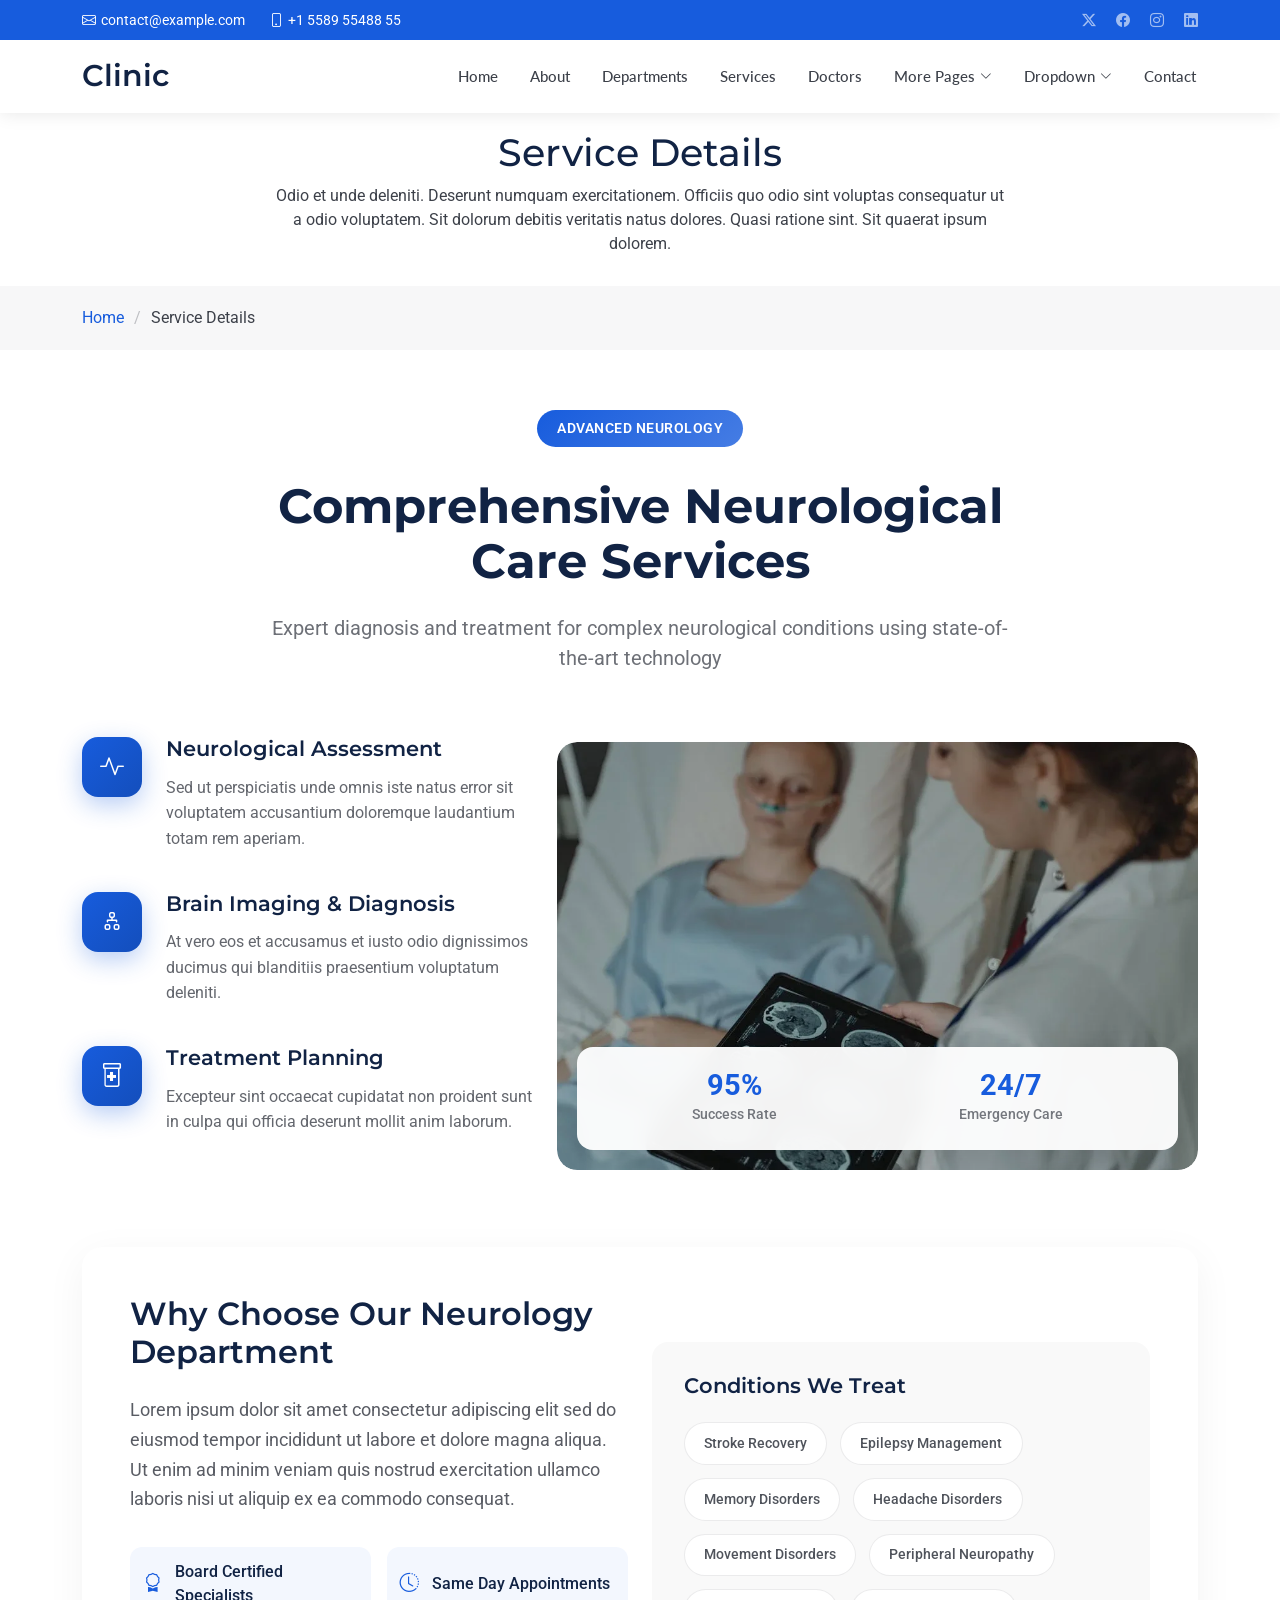
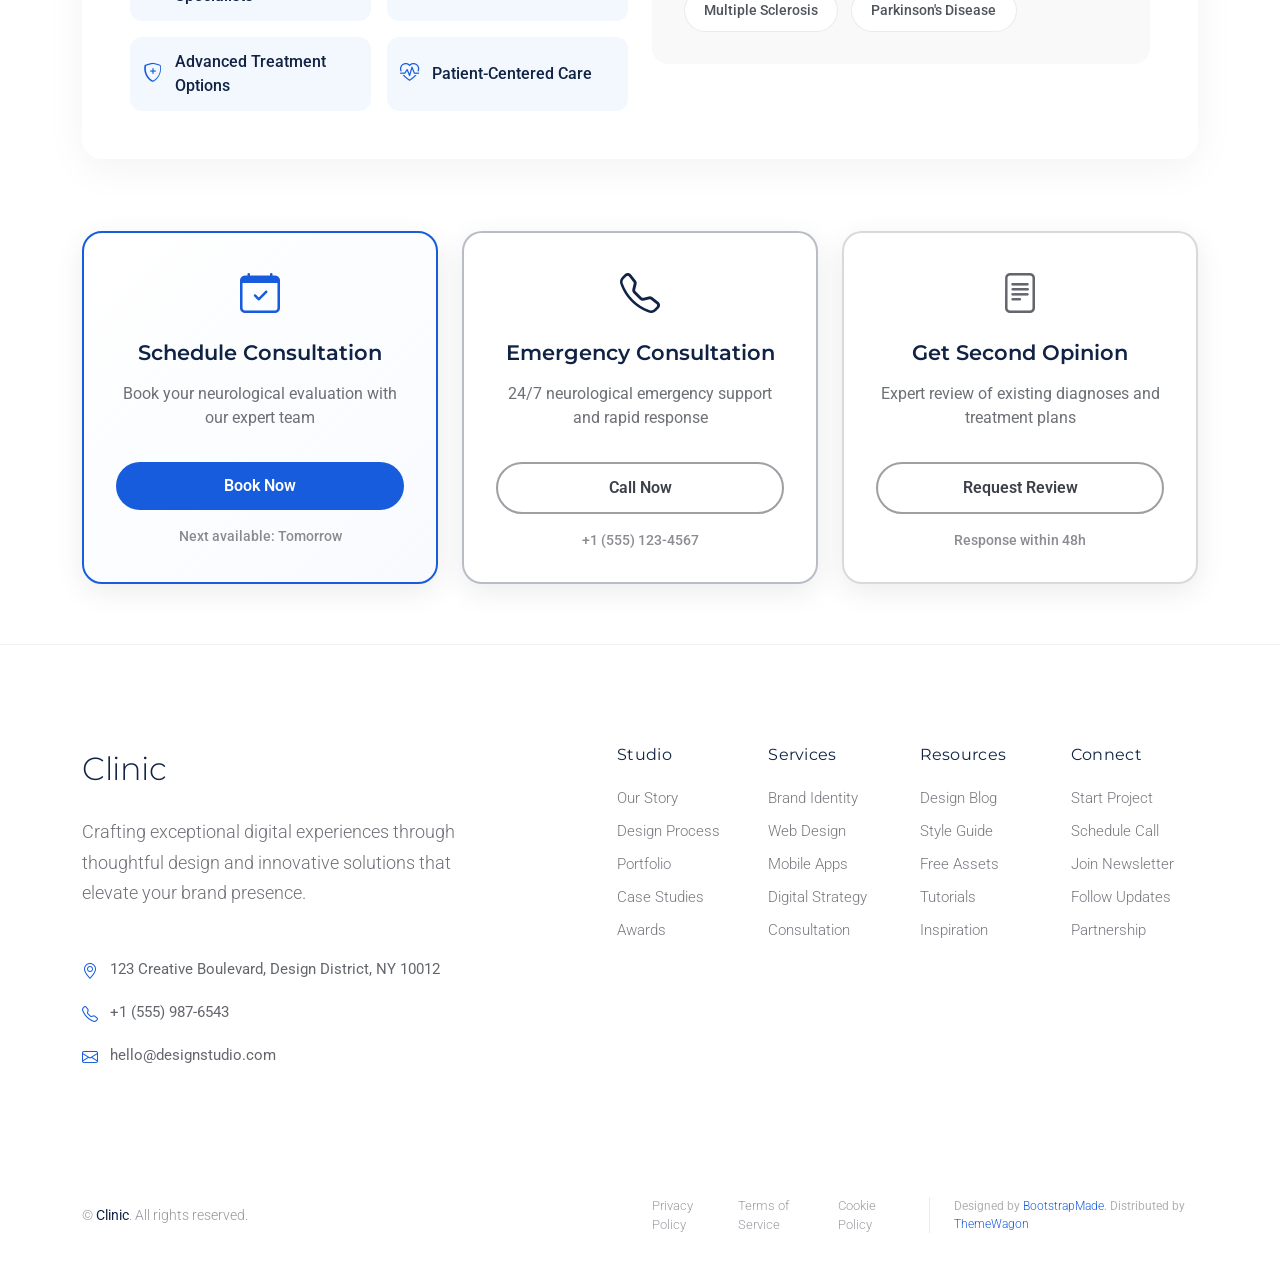
<file: service-details.html>
<!DOCTYPE html>
<html lang="en">

<head>
  <meta charset="utf-8">
  <meta content="width=device-width, initial-scale=1.0" name="viewport">
  <title>Service Details - Clinic Bootstrap Template</title>
  <meta name="description" content="">
  <meta name="keywords" content="">

  <!-- Favicons -->
  <link href="assets/img/favicon.png" rel="icon">
  <link href="assets/img/apple-touch-icon.png" rel="apple-touch-icon">

  <!-- Fonts -->
  <link href="https://fonts.googleapis.com" rel="preconnect">
  <link href="https://fonts.gstatic.com" rel="preconnect" crossorigin>
  <link
    href="https://fonts.googleapis.com/css2?family=Roboto:ital,wght@0,100;0,300;0,400;0,500;0,700;0,900;1,100;1,300;1,400;1,500;1,700;1,900&family=Montserrat:ital,wght@0,100;0,200;0,300;0,400;0,500;0,600;0,700;0,800;0,900;1,100;1,200;1,300;1,400;1,500;1,600;1,700;1,800;1,900&family=Lato:ital,wght@0,100;0,300;0,400;0,700;0,900;1,100;1,300;1,400;1,700;1,900&display=swap"
    rel="stylesheet">

  <!-- Vendor CSS Files -->
  <link href="assets/vendor/bootstrap/css/bootstrap.min.css" rel="stylesheet">
  <link href="assets/vendor/bootstrap-icons/bootstrap-icons.css" rel="stylesheet">
  <link href="assets/vendor/aos/aos.css" rel="stylesheet">
  <link href="assets/vendor/glightbox/css/glightbox.min.css" rel="stylesheet">
  <link href="assets/vendor/fontawesome-free/css/all.min.css" rel="stylesheet">
  <link href="assets/vendor/swiper/swiper-bundle.min.css" rel="stylesheet">

  <!-- Main CSS File -->
  <link href="assets/css/main.css" rel="stylesheet">

  <!-- =======================================================
  * Template Name: Clinic
  * Template URL: https://bootstrapmade.com/clinic-bootstrap-template/
  * Updated: Jul 23 2025 with Bootstrap v5.3.7
  * Author: BootstrapMade.com
  * License: https://bootstrapmade.com/license/
  ======================================================== -->
</head>

<body class="service-details-page">

  <header id="header" class="header fixed-top">

    <div class="topbar d-flex align-items-center dark-background">
      <div class="container d-flex justify-content-center justify-content-md-between">
        <div class="contact-info d-flex align-items-center">
          <i class="bi bi-envelope d-flex align-items-center"><a
              href="mailto:contact@example.com">contact@example.com</a></i>
          <i class="bi bi-phone d-flex align-items-center ms-4"><span>+1 5589 55488 55</span></i>
        </div>
        <div class="social-links d-none d-md-flex align-items-center">
          <a href="#!" class="twitter"><i class="bi bi-twitter-x"></i></a>
          <a href="#!" class="facebook"><i class="bi bi-facebook"></i></a>
          <a href="#!" class="instagram"><i class="bi bi-instagram"></i></a>
          <a href="#!" class="linkedin"><i class="bi bi-linkedin"></i></a>
        </div>
      </div>
    </div><!-- End Top Bar -->

    <div class="branding d-flex align-items-cente">

      <div class="container position-relative d-flex align-items-center justify-content-between">
        <a href="index.html" class="logo d-flex align-items-center">
          <!-- Uncomment the line below if you also wish to use an image logo -->
          <!-- <img src="assets/img/logo.webp" alt=""> -->
          <h1 class="sitename">Clinic</h1>
        </a>

        <nav id="navmenu" class="navmenu">
          <ul>
            <li><a href="index.html">Home</a></li>
            <li><a href="about.html">About</a></li>
            <li><a href="departments.html">Departments</a></li>
            <li><a href="services.html">Services</a></li>
            <li><a href="doctors.html">Doctors</a></li>
            <li class="dropdown"><a href="#"><span>More Pages</span> <i
                  class="bi bi-chevron-down toggle-dropdown"></i></a>
              <ul>
                <li><a href="department-details.html">Department Details</a></li>
                <li><a href="service-details.html" class="active">Service Details</a></li>
                <li><a href="appointment.html">Appointment</a></li>
                <li><a href="testimonials.html">Testimonials</a></li>
                <li><a href="faq.html">Frequently Asked Questions</a></li>
                <li><a href="gallery.html">Gallery</a></li>
                <li><a href="terms.html">Terms</a></li>
                <li><a href="privacy.html">Privacy</a></li>
                <li><a href="404.html">404</a></li>
              </ul>
            </li>
            <li class="dropdown"><a href="#"><span>Dropdown</span> <i
                  class="bi bi-chevron-down toggle-dropdown"></i></a>
              <ul>
                <li><a href="#">Dropdown 1</a></li>
                <li class="dropdown"><a href="#"><span>Deep Dropdown</span> <i
                      class="bi bi-chevron-down toggle-dropdown"></i></a>
                  <ul>
                    <li><a href="#">Deep Dropdown 1</a></li>
                    <li><a href="#">Deep Dropdown 2</a></li>
                    <li><a href="#">Deep Dropdown 3</a></li>
                    <li><a href="#">Deep Dropdown 4</a></li>
                    <li><a href="#">Deep Dropdown 5</a></li>
                  </ul>
                </li>
                <li><a href="#">Dropdown 2</a></li>
                <li><a href="#">Dropdown 3</a></li>
                <li><a href="#">Dropdown 4</a></li>
              </ul>
            </li>
            <li><a href="contact.html">Contact</a></li>
          </ul>
          <i class="mobile-nav-toggle d-xl-none bi bi-list"></i>
        </nav>

      </div>

    </div>

  </header>

  <main class="main">

    <!-- Page Title -->
    <div class="page-title">
      <div class="heading">
        <div class="container">
          <div class="row d-flex justify-content-center text-center">
            <div class="col-lg-8">
              <h1 class="heading-title">Service Details</h1>
              <p class="mb-0">
                Odio et unde deleniti. Deserunt numquam exercitationem. Officiis quo
                odio sint voluptas consequatur ut a odio voluptatem. Sit dolorum
                debitis veritatis natus dolores. Quasi ratione sint. Sit quaerat
                ipsum dolorem.
              </p>
            </div>
          </div>
        </div>
      </div>
      <nav class="breadcrumbs">
        <div class="container">
          <ol>
            <li><a href="index.html">Home</a></li>
            <li class="current">Service Details</li>
          </ol>
        </div>
      </nav>
    </div><!-- End Page Title -->

    <!-- Service Details 2 Section -->
    <section id="service-details-2" class="service-details-2 section">

      <div class="container" data-aos="fade-up" data-aos-delay="100">

        <div class="row">

          <div class="col-lg-8 mx-auto text-center mb-5" data-aos="fade-up" data-aos-delay="150">
            <div class="service-header">
              <div class="service-category">
                <span>Advanced Neurology</span>
              </div>
              <h2>Comprehensive Neurological Care Services</h2>
              <p class="lead">Expert diagnosis and treatment for complex neurological conditions using state-of-the-art
                technology</p>
            </div>
          </div>

        </div>

        <div class="row gy-4 align-items-center">

          <div class="col-lg-5" data-aos="fade-right" data-aos-delay="200">
            <div class="service-details">

              <div class="detail-item">
                <div class="icon-wrapper">
                  <i class="bi bi-activity"></i>
                </div>
                <div class="content">
                  <h4>Neurological Assessment</h4>
                  <p>Sed ut perspiciatis unde omnis iste natus error sit voluptatem accusantium doloremque laudantium
                    totam rem aperiam.</p>
                </div>
              </div>

              <div class="detail-item">
                <div class="icon-wrapper">
                  <i class="bi bi-diagram-2"></i>
                </div>
                <div class="content">
                  <h4>Brain Imaging &amp; Diagnosis</h4>
                  <p>At vero eos et accusamus et iusto odio dignissimos ducimus qui blanditiis praesentium voluptatum
                    deleniti.</p>
                </div>
              </div>

              <div class="detail-item">
                <div class="icon-wrapper">
                  <i class="bi bi-prescription2"></i>
                </div>
                <div class="content">
                  <h4>Treatment Planning</h4>
                  <p>Excepteur sint occaecat cupidatat non proident sunt in culpa qui officia deserunt mollit anim
                    laborum.</p>
                </div>
              </div>

            </div>
          </div>

          <div class="col-lg-7" data-aos="fade-left" data-aos-delay="300">
            <div class="service-visual">
              <img src="assets/img/health/neurology-2.webp" alt="Neurology Services" class="img-fluid">
              <div class="visual-overlay">
                <div class="stats-card">
                  <div class="stat">
                    <span class="number">95%</span>
                    <span class="label">Success Rate</span>
                  </div>
                  <div class="stat">
                    <span class="number">24/7</span>
                    <span class="label">Emergency Care</span>
                  </div>
                </div>
              </div>
            </div>
          </div>

        </div>

        <div class="row gy-4 mt-5">

          <div class="col-12" data-aos="fade-up" data-aos-delay="100">
            <div class="service-overview">
              <div class="row align-items-center">

                <div class="col-lg-6">
                  <h3>Why Choose Our Neurology Department</h3>
                  <p>Lorem ipsum dolor sit amet consectetur adipiscing elit sed do eiusmod tempor incididunt ut labore
                    et dolore magna aliqua. Ut enim ad minim veniam quis nostrud exercitation ullamco laboris nisi ut
                    aliquip ex ea commodo consequat.</p>

                  <div class="features-grid">
                    <div class="feature">
                      <i class="bi bi-award"></i>
                      <span>Board Certified Specialists</span>
                    </div>
                    <div class="feature">
                      <i class="bi bi-clock-history"></i>
                      <span>Same Day Appointments</span>
                    </div>
                    <div class="feature">
                      <i class="bi bi-shield-plus"></i>
                      <span>Advanced Treatment Options</span>
                    </div>
                    <div class="feature">
                      <i class="bi bi-heart-pulse"></i>
                      <span>Patient-Centered Care</span>
                    </div>
                  </div>
                </div>

                <div class="col-lg-6">
                  <div class="treatment-areas">
                    <h4>Conditions We Treat</h4>
                    <div class="condition-tags">
                      <span class="tag">Stroke Recovery</span>
                      <span class="tag">Epilepsy Management</span>
                      <span class="tag">Memory Disorders</span>
                      <span class="tag">Headache Disorders</span>
                      <span class="tag">Movement Disorders</span>
                      <span class="tag">Peripheral Neuropathy</span>
                      <span class="tag">Multiple Sclerosis</span>
                      <span class="tag">Parkinson's Disease</span>
                    </div>
                  </div>
                </div>

              </div>
            </div>
          </div>

        </div>

        <div class="row gy-4 mt-5">

          <div class="col-lg-4" data-aos="zoom-in" data-aos-delay="100">
            <div class="action-card primary">
              <div class="card-header">
                <i class="bi bi-calendar-check"></i>
                <h4>Schedule Consultation</h4>
              </div>
              <p>Book your neurological evaluation with our expert team</p>
              <div class="card-footer">
                <a href="#!" class="btn-action">Book Now</a>
                <span class="availability">Next available: Tomorrow</span>
              </div>
            </div>
          </div>

          <div class="col-lg-4" data-aos="zoom-in" data-aos-delay="200">
            <div class="action-card secondary">
              <div class="card-header">
                <i class="bi bi-telephone"></i>
                <h4>Emergency Consultation</h4>
              </div>
              <p>24/7 neurological emergency support and rapid response</p>
              <div class="card-footer">
                <a href="tel:+15551234567" class="btn-action">Call Now</a>
                <span class="availability">+1 (555) 123-4567</span>
              </div>
            </div>
          </div>

          <div class="col-lg-4" data-aos="zoom-in" data-aos-delay="300">
            <div class="action-card tertiary">
              <div class="card-header">
                <i class="bi bi-file-text"></i>
                <h4>Get Second Opinion</h4>
              </div>
              <p>Expert review of existing diagnoses and treatment plans</p>
              <div class="card-footer">
                <a href="#!" class="btn-action">Request Review</a>
                <span class="availability">Response within 48h</span>
              </div>
            </div>
          </div>

        </div>

      </div>

    </section><!-- /Service Details 2 Section -->

  </main>

  <footer id="footer" class="footer-16 footer position-relative">

    <div class="container">

      <div class="footer-main" data-aos="fade-up" data-aos-delay="100">
        <div class="row align-items-start">

          <div class="col-lg-5">
            <div class="brand-section">
              <a href="index.html" class="logo d-flex align-items-center mb-4">
                <span class="sitename">Clinic</span>
              </a>
              <p class="brand-description">Crafting exceptional digital experiences through thoughtful design and
                innovative solutions that elevate your brand presence.</p>

              <div class="contact-info mt-5">
                <div class="contact-item">
                  <i class="bi bi-geo-alt"></i>
                  <span>123 Creative Boulevard, Design District, NY 10012</span>
                </div>
                <div class="contact-item">
                  <i class="bi bi-telephone"></i>
                  <span>+1 (555) 987-6543</span>
                </div>
                <div class="contact-item">
                  <i class="bi bi-envelope"></i>
                  <span>hello@designstudio.com</span>
                </div>
              </div>
            </div>
          </div>

          <div class="col-lg-7">
            <div class="footer-nav-wrapper">
              <div class="row">

                <div class="col-6 col-lg-3">
                  <div class="nav-column">
                    <h6>Studio</h6>
                    <nav class="footer-nav">
                      <a href="#!">Our Story</a>
                      <a href="#!">Design Process</a>
                      <a href="#!">Portfolio</a>
                      <a href="#!">Case Studies</a>
                      <a href="#!">Awards</a>
                    </nav>
                  </div>
                </div>

                <div class="col-6 col-lg-3">
                  <div class="nav-column">
                    <h6>Services</h6>
                    <nav class="footer-nav">
                      <a href="#!">Brand Identity</a>
                      <a href="#!">Web Design</a>
                      <a href="#!">Mobile Apps</a>
                      <a href="#!">Digital Strategy</a>
                      <a href="#!">Consultation</a>
                    </nav>
                  </div>
                </div>

                <div class="col-6 col-lg-3">
                  <div class="nav-column">
                    <h6>Resources</h6>
                    <nav class="footer-nav">
                      <a href="#!">Design Blog</a>
                      <a href="#!">Style Guide</a>
                      <a href="#!">Free Assets</a>
                      <a href="#!">Tutorials</a>
                      <a href="#!">Inspiration</a>
                    </nav>
                  </div>
                </div>

                <div class="col-6 col-lg-3">
                  <div class="nav-column">
                    <h6>Connect</h6>
                    <nav class="footer-nav">
                      <a href="#!">Start Project</a>
                      <a href="#!">Schedule Call</a>
                      <a href="#!">Join Newsletter</a>
                      <a href="#!">Follow Updates</a>
                      <a href="#!">Partnership</a>
                    </nav>
                  </div>
                </div>

              </div>
            </div>
          </div>

        </div>
      </div>

    </div>

    <div class="footer-bottom">
      <div class="container">
        <div class="bottom-content" data-aos="fade-up" data-aos-delay="300">
          <div class="row align-items-center">

            <div class="col-lg-6">
              <div class="copyright">
                <p>© <span class="sitename">Clinic</span>. All rights reserved.</p>
              </div>
            </div>

            <div class="col-lg-6">
              <div class="legal-links">
                <a href="#!">Privacy Policy</a>
                <a href="#!">Terms of Service</a>
                <a href="#!">Cookie Policy</a>
                <div class="credits">
                  <!-- All the links in the footer should remain intact. -->
                  <!-- You can delete the links only if you've purchased the pro version. -->
                  <!-- Licensing information: https://bootstrapmade.com/license/ -->
                  <!-- Purchase the pro version with working PHP/AJAX contact form: [buy-url] -->
                  Designed by <a href="https://bootstrapmade.com/">BootstrapMade</a>. Distributed by <a
                    href="https://themewagon.com" target="_blank">ThemeWagon</a>
                </div>
              </div>
            </div>

          </div>
        </div>
      </div>
    </div>

  </footer>

  <!-- Scroll Top -->
  <a href="#!" id="scroll-top" class="scroll-top d-flex align-items-center justify-content-center"><i
      class="bi bi-arrow-up-short"></i></a>

  <!-- Preloader -->
  <div id="preloader"></div>

  <!-- Vendor JS Files -->
  <script src="assets/vendor/bootstrap/js/bootstrap.bundle.min.js"></script>
  <script src="assets/vendor/php-email-form/validate.js"></script>
  <script src="assets/vendor/aos/aos.js"></script>
  <script src="assets/vendor/glightbox/js/glightbox.min.js"></script>
  <script src="assets/vendor/purecounter/purecounter_vanilla.js"></script>
  <script src="assets/vendor/swiper/swiper-bundle.min.js"></script>

  <!-- Main JS File -->
  <script src="assets/js/main.js"></script>

</body>

</html>
</file>
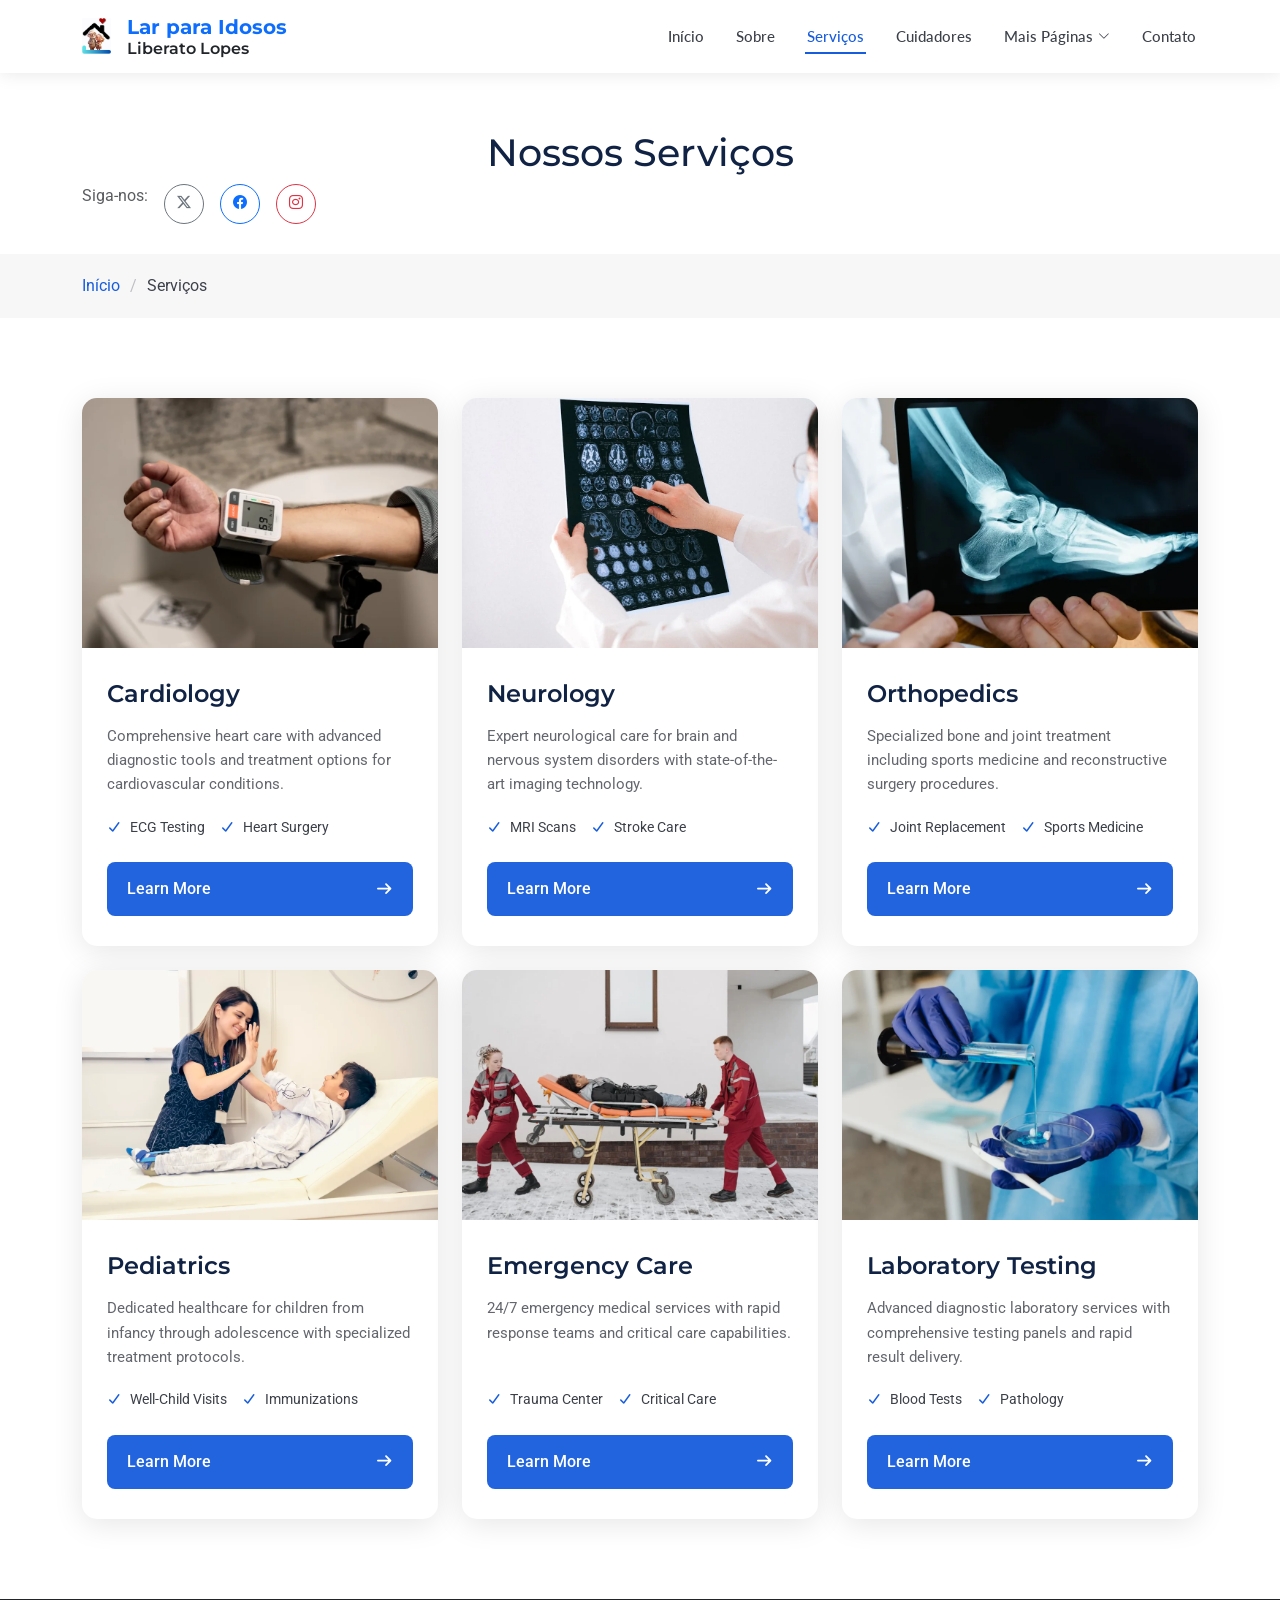
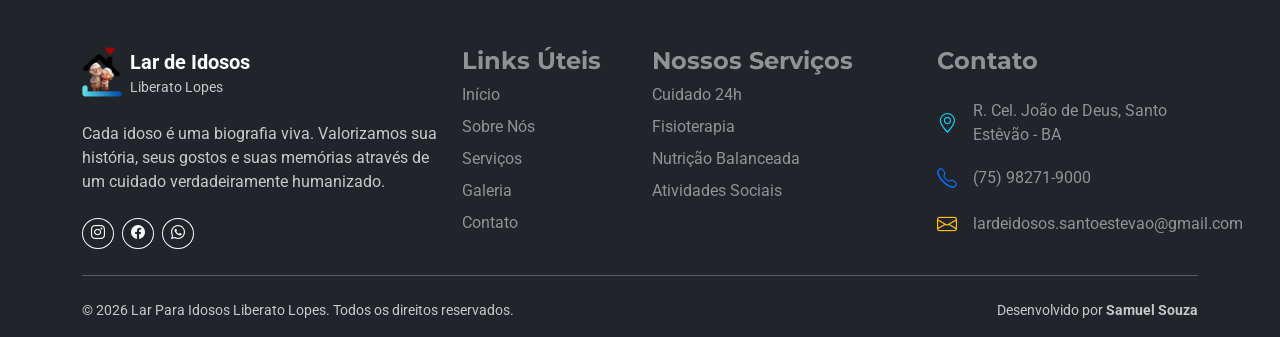
<file: services.html>
<!doctype html>
<html lang="pt-br">
  <head>
    <meta charset="utf-8" />
    <meta content="width=device-width, initial-scale=1.0" name="viewport" />
    <title>serviços - Liberato Lopes | Lar para Idosos</title>
    <meta
      name="description"
      content="Lar para Idosos Liberato Lopes - Excelência em cuidados humanizados, ambiente seguro e acolhedor em Santo Estêvão, BA., Ana Léia Araújo"
    />
    <meta
      name="keywords"
      content="lar para idosos, casa de repouso, cuidado humanizado, santo estevão, bahia, liberato lopes, Ana Léia Araújo"
    />

    <!-- Favicons -->
    <link href="assets/img/favicon.png" rel="icon" />
    <link href="assets/img/favicon.png" rel="apple-touch-icon" />

    <!-- Fonts -->
    <link href="https://fonts.googleapis.com" rel="preconnect" />
    <link href="https://fonts.gstatic.com" rel="preconnect" crossorigin />
    <link
      href="https://fonts.googleapis.com/css2?family=Roboto:ital,wght@0,100;0,300;0,400;0,500;0,700;0,900;1,100;1,300;1,400;1,500;1,700;1,900&family=Montserrat:ital,wght@0,100;0,200;0,300;0,400;0,500;0,600;0,700;0,800;0,900;1,100;1,200;1,300;1,400;1,500;1,600;1,700;1,800;1,900&family=Lato:ital,wght@0,100;0,300;0,400;0,700;0,900;1,100;1,300;1,400;1,700;1,900&display=swap"
      rel="stylesheet"
    />

    <!-- Vendor CSS Files -->
    <link
      href="assets/vendor/bootstrap/css/bootstrap.min.css"
      rel="stylesheet"
    />
    <link
      href="assets/vendor/bootstrap-icons/bootstrap-icons.css"
      rel="stylesheet"
    />
    <link href="assets/vendor/aos/aos.css" rel="stylesheet" />
    <link
      href="assets/vendor/glightbox/css/glightbox.min.css"
      rel="stylesheet"
    />
    <link
      href="assets/vendor/fontawesome-free/css/all.min.css"
      rel="stylesheet"
    />
    <link href="assets/vendor/swiper/swiper-bundle.min.css" rel="stylesheet" />

    <!-- Main CSS File -->
    <link href="assets/css/main.css" rel="stylesheet" />
  </head>

  <body class="services-page">
    <header id="header" class="header fixed-top">
      <div class="branding d-flex align-items-cente">
        <div
          class="container position-relative d-flex align-items-center justify-content-between"
        >
          <a href="index.html" class="logo d-flex align-items-center">
            <img
              src="assets/img/logo.png"
              alt="Logo Lar para Idosos Liberato Lopes"
              class="img-fluid"
            />
            <h1 class="sitename ms-2">
              <span class="text-primary d-block fs-5 fw-bold"
                >Lar para Idosos</span
              >
              <span class="d-block fs-6 text-dark">Liberato Lopes</span>
            </h1>
          </a>

          <nav id="navmenu" class="navmenu">
            <ul>
              <li><a href="index.html">Início</a></li>
              <li><a href="about.html">Sobre</a></li>
              <li><a href="services.html" class="active">Serviços</a></li>
              <li><a href="doctors.html">Cuidadores</a></li>
              <li class="dropdown">
                <a href="#"
                  ><span>Mais Páginas</span>
                  <i class="bi bi-chevron-down toggle-dropdown"></i
                ></a>
                <ul>
                  <li><a href="appointment.html">Agendamento</a></li>
                  <li><a href="gallery.html">Galegia</a></li>
                </ul>
              </li>
              <li><a href="contact.html">Contato</a></li>
            </ul>
            <i class="mobile-nav-toggle d-xl-none bi bi-list"></i>
          </nav>
        </div>
      </div>
    </header>

    <main class="main">
      <!-- Page Title -->
      <div class="page-title">
        <div class="heading">
          <div class="container">
            <div class="row d-flex justify-content-center text-center">
              <div class="col-lg-8">
                <h1 class="heading-title">Nossos Serviços</h1>
                <p class="mb-0"></p>
              </div>
              <!-- Social Links -->
              <div
                class="d-flex align-items-start gap-3"
                data-aos="fade-right"
                data-aos-delay="700"
              >
                <span class="text-muted">Siga-nos:</span>
                <a
                  href="#!"
                  class="btn btn-outline-secondary btn-sm rounded-circle p-2"
                  style="width: 40px; height: 40px"
                  aria-label="Twitter"
                  rel="noopener"
                >
                  <i class="bi bi-twitter-x"></i>
                </a>
                <a
                  href="#!"
                  class="btn btn-outline-primary btn-sm rounded-circle p-2"
                  style="width: 40px; height: 40px"
                  aria-label="Facebook"
                  rel="noopener"
                >
                  <i class="bi bi-facebook"></i>
                </a>
                <a
                  href="https://www.instagram.com/lardeidosos_sto"
                  class="btn btn-outline-danger btn-sm rounded-circle p-2"
                  style="width: 40px; height: 40px"
                  aria-label="Instagram"
                  target="_blank"
                  rel="noopener"
                >
                  <i class="bi bi-instagram"></i>
                </a>
              </div>
            </div>
          </div>
        </div>
        <nav class="breadcrumbs">
          <div class="container">
            <ol>
              <li><a href="index.html">Início</a></li>
              <li class="current">Serviços</li>
            </ol>
          </div>
        </nav>
      </div>
      <!-- End Page Title -->

      <!-- Services Section -->
      <section id="services" class="services section">
        <div class="container" data-aos="fade-up" data-aos-delay="100">
          <div class="row gy-4">
            <div
              class="col-lg-4 col-md-6"
              data-aos="fade-up"
              data-aos-delay="200"
            >
              <div class="service-item">
                <div class="service-image">
                  <img
                    src="assets/img/health/cardiology-2.webp"
                    alt="Cardiology Services"
                    class="img-fluid"
                  />
                  <div class="service-overlay">
                    <i class="fas fa-heartbeat"></i>
                  </div>
                </div>
                <div class="service-content">
                  <h3>Cardiology</h3>
                  <p>
                    Comprehensive heart care with advanced diagnostic tools and
                    treatment options for cardiovascular conditions.
                  </p>
                  <div class="service-features">
                    <span class="feature-item"
                      ><i class="fas fa-check"></i> ECG Testing</span
                    >
                    <span class="feature-item"
                      ><i class="fas fa-check"></i> Heart Surgery</span
                    >
                  </div>
                  <a href="service-details.html" class="service-btn">
                    <span>Learn More</span>
                    <i class="fas fa-arrow-right"></i>
                  </a>
                </div>
              </div>
            </div>
            <!-- End Service Item -->

            <div
              class="col-lg-4 col-md-6"
              data-aos="fade-up"
              data-aos-delay="250"
            >
              <div class="service-item">
                <div class="service-image">
                  <img
                    src="assets/img/health/neurology-3.webp"
                    alt="Neurology Services"
                    class="img-fluid"
                  />
                  <div class="service-overlay">
                    <i class="fas fa-brain"></i>
                  </div>
                </div>
                <div class="service-content">
                  <h3>Neurology</h3>
                  <p>
                    Expert neurological care for brain and nervous system
                    disorders with state-of-the-art imaging technology.
                  </p>
                  <div class="service-features">
                    <span class="feature-item"
                      ><i class="fas fa-check"></i> MRI Scans</span
                    >
                    <span class="feature-item"
                      ><i class="fas fa-check"></i> Stroke Care</span
                    >
                  </div>
                  <a href="service-details.html" class="service-btn">
                    <span>Learn More</span>
                    <i class="fas fa-arrow-right"></i>
                  </a>
                </div>
              </div>
            </div>
            <!-- End Service Item -->

            <div
              class="col-lg-4 col-md-6"
              data-aos="fade-up"
              data-aos-delay="300"
            >
              <div class="service-item">
                <div class="service-image">
                  <img
                    src="assets/img/health/orthopedics-1.webp"
                    alt="Orthopedics Services"
                    class="img-fluid"
                  />
                  <div class="service-overlay">
                    <i class="fas fa-bone"></i>
                  </div>
                </div>
                <div class="service-content">
                  <h3>Orthopedics</h3>
                  <p>
                    Specialized bone and joint treatment including sports
                    medicine and reconstructive surgery procedures.
                  </p>
                  <div class="service-features">
                    <span class="feature-item"
                      ><i class="fas fa-check"></i> Joint Replacement</span
                    >
                    <span class="feature-item"
                      ><i class="fas fa-check"></i> Sports Medicine</span
                    >
                  </div>
                  <a href="service-details.html" class="service-btn">
                    <span>Learn More</span>
                    <i class="fas fa-arrow-right"></i>
                  </a>
                </div>
              </div>
            </div>
            <!-- End Service Item -->

            <div
              class="col-lg-4 col-md-6"
              data-aos="fade-up"
              data-aos-delay="350"
            >
              <div class="service-item">
                <div class="service-image">
                  <img
                    src="assets/img/health/pediatrics-4.webp"
                    alt="Pediatrics Services"
                    class="img-fluid"
                  />
                  <div class="service-overlay">
                    <i class="fas fa-child"></i>
                  </div>
                </div>
                <div class="service-content">
                  <h3>Pediatrics</h3>
                  <p>
                    Dedicated healthcare for children from infancy through
                    adolescence with specialized treatment protocols.
                  </p>
                  <div class="service-features">
                    <span class="feature-item"
                      ><i class="fas fa-check"></i> Well-Child Visits</span
                    >
                    <span class="feature-item"
                      ><i class="fas fa-check"></i> Immunizations</span
                    >
                  </div>
                  <a href="service-details.html" class="service-btn">
                    <span>Learn More</span>
                    <i class="fas fa-arrow-right"></i>
                  </a>
                </div>
              </div>
            </div>
            <!-- End Service Item -->

            <div
              class="col-lg-4 col-md-6"
              data-aos="fade-up"
              data-aos-delay="400"
            >
              <div class="service-item">
                <div class="service-image">
                  <img
                    src="assets/img/health/emergency-2.webp"
                    alt="Emergency Services"
                    class="img-fluid"
                  />
                  <div class="service-overlay">
                    <i class="fas fa-ambulance"></i>
                  </div>
                </div>
                <div class="service-content">
                  <h3>Emergency Care</h3>
                  <p>
                    24/7 emergency medical services with rapid response teams
                    and critical care capabilities.
                  </p>
                  <div class="service-features">
                    <span class="feature-item"
                      ><i class="fas fa-check"></i> Trauma Center</span
                    >
                    <span class="feature-item"
                      ><i class="fas fa-check"></i> Critical Care</span
                    >
                  </div>
                  <a href="service-details.html" class="service-btn">
                    <span>Learn More</span>
                    <i class="fas fa-arrow-right"></i>
                  </a>
                </div>
              </div>
            </div>
            <!-- End Service Item -->

            <div
              class="col-lg-4 col-md-6"
              data-aos="fade-up"
              data-aos-delay="450"
            >
              <div class="service-item">
                <div class="service-image">
                  <img
                    src="assets/img/health/laboratory-3.webp"
                    alt="Laboratory Services"
                    class="img-fluid"
                  />
                  <div class="service-overlay">
                    <i class="fas fa-microscope"></i>
                  </div>
                </div>
                <div class="service-content">
                  <h3>Laboratory Testing</h3>
                  <p>
                    Advanced diagnostic laboratory services with comprehensive
                    testing panels and rapid result delivery.
                  </p>
                  <div class="service-features">
                    <span class="feature-item"
                      ><i class="fas fa-check"></i> Blood Tests</span
                    >
                    <span class="feature-item"
                      ><i class="fas fa-check"></i> Pathology</span
                    >
                  </div>
                  <a href="service-details.html" class="service-btn">
                    <span>Learn More</span>
                    <i class="fas fa-arrow-right"></i>
                  </a>
                </div>
              </div>
            </div>
            <!-- End Service Item -->
          </div>
        </div>
      </section>
      <!-- /Services Section -->
    </main>

    <footer id="footer" class="footer bg-dark text-white pt-5 pb-3">
      <div class="container">
        <div class="row gy-4">
          <div class="col-lg-4 col-md-6">
            <a
              href="index.html"
              class="logo d-flex align-items-center mb-4 text-white text-decoration-none"
            >
              <img
                src="assets/img/favicon.png"
                alt="Logo Footer"
                class="img-fluid me-2"
                style="max-height: 50px"
              />
              <div>
                <span class="d-block fw-bold fs-5">Lar de Idosos</span>
                <small class="d-block opacity-75">Liberato Lopes</small>
              </div>
            </a>
            <p class="opacity-75 mb-4">
              Cada idoso é uma biografia viva. Valorizamos sua história, seus
              gostos e suas memórias através de um cuidado verdadeiramente
              humanizado.
            </p>
            <div class="social-links d-flex gap-2">
              <a
                href="https://www.instagram.com/lardeidosos_sto"
                class="btn btn-outline-light btn-sm rounded-circle"
                target="_blank"
                ><i class="bi bi-instagram"></i
              ></a>
              <a
                href="https://www.facebook.com/larparaidosoliberatolopes"
                class="btn btn-outline-light btn-sm rounded-circle"
                target="_blank"
                ><i class="bi bi-facebook"></i
              ></a>
              <a
                href="https://wa.me/5575982719000"
                class="btn btn-outline-light btn-sm rounded-circle"
                target="_blank"
                ><i class="bi bi-whatsapp"></i
              ></a>
            </div>
          </div>

          <div class="col-lg-2 col-md-6">
            <h4 class="fw-bold mb-2 text-white-50">Links Úteis</h4>
            <ul class="list-unstyled footer-links">
              <li class="mb-2">
                <a href="index.html" class="text-white-50 text-decoration-none"
                  >Início</a
                >
              </li>
              <li class="mb-2">
                <a href="about.html" class="text-white-50 text-decoration-none"
                  >Sobre Nós</a
                >
              </li>
              <li class="mb-2">
                <a
                  href="services.html"
                  class="text-white-50 text-decoration-none"
                  >Serviços</a
                >
              </li>
              <li class="mb-2">
                <a
                  href="gallery.html"
                  class="text-white-50 text-decoration-none"
                  >Galeria</a
                >
              </li>
              <li class="mb-2">
                <a
                  href="contact.html"
                  class="text-white-50 text-decoration-none"
                  >Contato</a
                >
              </li>
            </ul>
          </div>

          <div class="col-lg-3 col-md-6">
            <h4 class="fw-bold mb-2 text-white-50">Nossos Serviços</h4>
            <ul class="list-unstyled footer-links">
              <li class="mb-2">
                <a href="#" class="text-white-50 text-decoration-none"
                  >Cuidado 24h</a
                >
              </li>
              <li class="mb-2">
                <a href="#" class="text-white-50 text-decoration-none"
                  >Fisioterapia</a
                >
              </li>
              <li class="mb-2">
                <a href="#" class="text-white-50 text-decoration-none"
                  >Nutrição Balanceada</a
                >
              </li>
              <li class="mb-2">
                <a href="#" class="text-white-50 text-decoration-none"
                  >Atividades Sociais</a
                >
              </li>
            </ul>
          </div>

          <div class="col-lg-3 col-md-6">
            <h4 class="fw-bold mb-2 text-white-50">Contato</h4>
            <div class="contact-info mt-4">
              <div class="d-flex align-items-center mb-3">
                <i class="bi bi-geo-alt text-info me-3 fs-5"></i>
                <a
                  href="https://maps.app.goo.gl/RTq3nf65kBAYcB2RA"
                  class="text-white-50 text-decoration-none"
                  target="_blank"
                >
                  R. Cel. João de Deus, Santo Estêvão - BA
                </a>
              </div>
              <div class="d-flex align-items-center mb-3">
                <i class="bi bi-telephone text-primary me-3 fs-5"></i>
                <a
                  href="tel:+5575982719000"
                  class="text-white-50 text-decoration-none"
                  target="_blank"
                  >(75) 98271-9000</a
                >
              </div>
              <div class="d-flex align-items-center">
                <i class="bi bi-envelope text-warning me-3 fs-5"></i>
                <a
                  href="mailto:lardeidosos.santoestevao@gmail.com"
                  class="text-white-50 text-decoration-none"
                  target="_blank"
                >
                  lardeidosos.santoestevao@gmail.com
                </a>
              </div>
            </div>
          </div>
        </div>

        <hr class="my-4 opacity-25" />

        <div class="row align-items-center">
          <div class="col-md-6 text-center text-md-start">
            <p class="mb-0 small opacity-75">
              &copy; 2026 Lar Para Idosos Liberato Lopes. Todos os direitos
              reservados.
            </p>
          </div>
          <div class="col-md-6 text-center text-md-end">
            <p class="mb-0 small opacity-75">
              Desenvolvido por
              <a
                href="https://www.samuelsouza.net.br/"
                class="text-white text-decoration-none fw-bold"
                target="_blank"
                >Samuel Souza</a
              >
            </p>
          </div>
        </div>
      </div>
    </footer>

    <!-- Scroll Top -->
    <a
      href="#!"
      id="scroll-top"
      class="scroll-top d-flex align-items-center justify-content-center"
      ><i class="bi bi-arrow-up-short"></i
    ></a>

    <!-- Preloader -->
    <div id="preloader"></div>

    <!-- Vendor JS Files -->
    <script src="assets/vendor/bootstrap/js/bootstrap.bundle.min.js"></script>
    <script src="assets/vendor/php-email-form/validate.js"></script>
    <script src="assets/vendor/aos/aos.js"></script>
    <script src="assets/vendor/glightbox/js/glightbox.min.js"></script>
    <script src="assets/vendor/purecounter/purecounter_vanilla.js"></script>
    <script src="assets/vendor/swiper/swiper-bundle.min.js"></script>

    <!-- Main JS File -->
    <script src="assets/js/main.js"></script>
  </body>
</html>
</file>
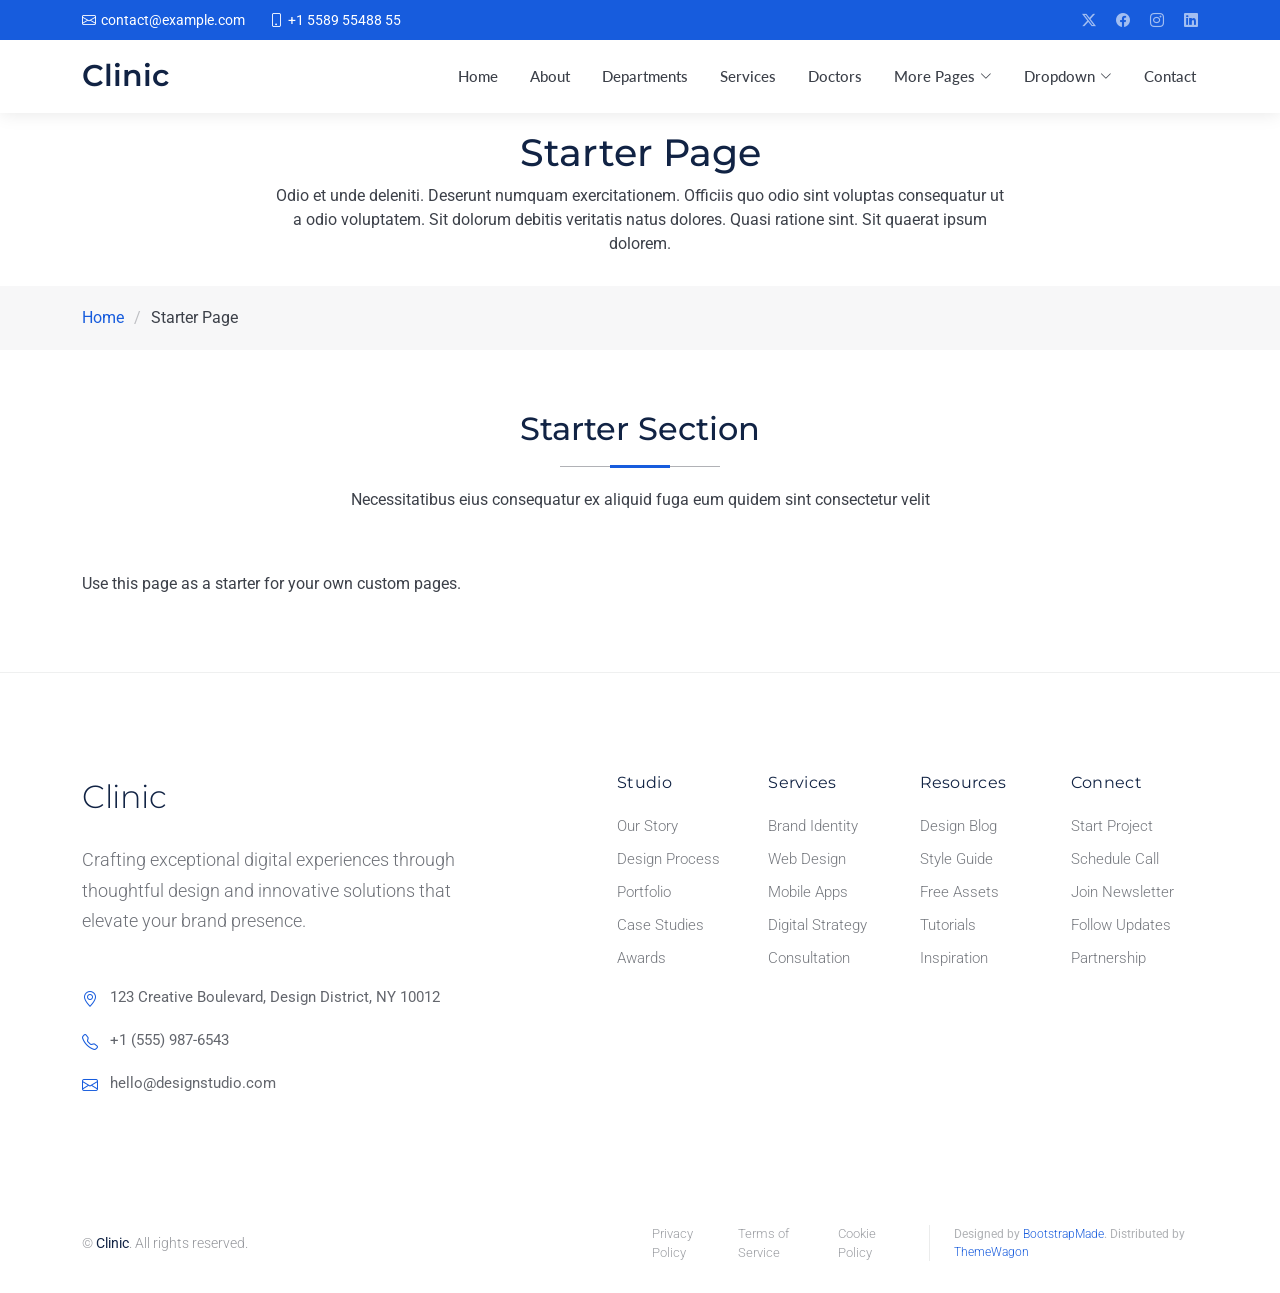
<file: starter-page.html>
<!DOCTYPE html>
<html lang="en">

<head>
  <meta charset="utf-8">
  <meta content="width=device-width, initial-scale=1.0" name="viewport">
  <title>Starter Page - Clinic Bootstrap Template</title>
  <meta name="description" content="">
  <meta name="keywords" content="">

  <!-- Favicons -->
  <link href="assets/img/favicon.png" rel="icon">
  <link href="assets/img/apple-touch-icon.png" rel="apple-touch-icon">

  <!-- Fonts -->
  <link href="https://fonts.googleapis.com" rel="preconnect">
  <link href="https://fonts.gstatic.com" rel="preconnect" crossorigin>
  <link
    href="https://fonts.googleapis.com/css2?family=Roboto:ital,wght@0,100;0,300;0,400;0,500;0,700;0,900;1,100;1,300;1,400;1,500;1,700;1,900&family=Montserrat:ital,wght@0,100;0,200;0,300;0,400;0,500;0,600;0,700;0,800;0,900;1,100;1,200;1,300;1,400;1,500;1,600;1,700;1,800;1,900&family=Lato:ital,wght@0,100;0,300;0,400;0,700;0,900;1,100;1,300;1,400;1,700;1,900&display=swap"
    rel="stylesheet">

  <!-- Vendor CSS Files -->
  <link href="assets/vendor/bootstrap/css/bootstrap.min.css" rel="stylesheet">
  <link href="assets/vendor/bootstrap-icons/bootstrap-icons.css" rel="stylesheet">
  <link href="assets/vendor/aos/aos.css" rel="stylesheet">
  <link href="assets/vendor/glightbox/css/glightbox.min.css" rel="stylesheet">
  <link href="assets/vendor/fontawesome-free/css/all.min.css" rel="stylesheet">
  <link href="assets/vendor/swiper/swiper-bundle.min.css" rel="stylesheet">

  <!-- Main CSS File -->
  <link href="assets/css/main.css" rel="stylesheet">

  <!-- =======================================================
  * Template Name: Clinic
  * Template URL: https://bootstrapmade.com/clinic-bootstrap-template/
  * Updated: Jul 23 2025 with Bootstrap v5.3.7
  * Author: BootstrapMade.com
  * License: https://bootstrapmade.com/license/
  ======================================================== -->
</head>

<body class="starter-page-page">

  <header id="header" class="header fixed-top">

    <div class="topbar d-flex align-items-center dark-background">
      <div class="container d-flex justify-content-center justify-content-md-between">
        <div class="contact-info d-flex align-items-center">
          <i class="bi bi-envelope d-flex align-items-center"><a
              href="mailto:contact@example.com">contact@example.com</a></i>
          <i class="bi bi-phone d-flex align-items-center ms-4"><span>+1 5589 55488 55</span></i>
        </div>
        <div class="social-links d-none d-md-flex align-items-center">
          <a href="#!" class="twitter"><i class="bi bi-twitter-x"></i></a>
          <a href="#!" class="facebook"><i class="bi bi-facebook"></i></a>
          <a href="#!" class="instagram"><i class="bi bi-instagram"></i></a>
          <a href="#!" class="linkedin"><i class="bi bi-linkedin"></i></a>
        </div>
      </div>
    </div><!-- End Top Bar -->

    <div class="branding d-flex align-items-cente">

      <div class="container position-relative d-flex align-items-center justify-content-between">
        <a href="index.html" class="logo d-flex align-items-center">
          <!-- Uncomment the line below if you also wish to use an image logo -->
          <!-- <img src="assets/img/logo.webp" alt=""> -->
          <h1 class="sitename">Clinic</h1>
        </a>

        <nav id="navmenu" class="navmenu">
          <ul>
            <li><a href="index.html">Home</a></li>
            <li><a href="about.html">About</a></li>
            <li><a href="departments.html">Departments</a></li>
            <li><a href="services.html">Services</a></li>
            <li><a href="doctors.html">Doctors</a></li>
            <li class="dropdown"><a href="#"><span>More Pages</span> <i
                  class="bi bi-chevron-down toggle-dropdown"></i></a>
              <ul>
                <li><a href="department-details.html">Department Details</a></li>
                <li><a href="service-details.html">Service Details</a></li>
                <li><a href="appointment.html">Appointment</a></li>
                <li><a href="testimonials.html">Testimonials</a></li>
                <li><a href="faq.html">Frequently Asked Questions</a></li>
                <li><a href="gallery.html">Gallery</a></li>
                <li><a href="terms.html">Terms</a></li>
                <li><a href="privacy.html">Privacy</a></li>
                <li><a href="404.html">404</a></li>
              </ul>
            </li>
            <li class="dropdown"><a href="#"><span>Dropdown</span> <i
                  class="bi bi-chevron-down toggle-dropdown"></i></a>
              <ul>
                <li><a href="#">Dropdown 1</a></li>
                <li class="dropdown"><a href="#"><span>Deep Dropdown</span> <i
                      class="bi bi-chevron-down toggle-dropdown"></i></a>
                  <ul>
                    <li><a href="#">Deep Dropdown 1</a></li>
                    <li><a href="#">Deep Dropdown 2</a></li>
                    <li><a href="#">Deep Dropdown 3</a></li>
                    <li><a href="#">Deep Dropdown 4</a></li>
                    <li><a href="#">Deep Dropdown 5</a></li>
                  </ul>
                </li>
                <li><a href="#">Dropdown 2</a></li>
                <li><a href="#">Dropdown 3</a></li>
                <li><a href="#">Dropdown 4</a></li>
              </ul>
            </li>
            <li><a href="contact.html">Contact</a></li>
          </ul>
          <i class="mobile-nav-toggle d-xl-none bi bi-list"></i>
        </nav>

      </div>

    </div>

  </header>

  <main class="main">

    <!-- Page Title -->
    <div class="page-title">
      <div class="heading">
        <div class="container">
          <div class="row d-flex justify-content-center text-center">
            <div class="col-lg-8">
              <h1 class="heading-title">Starter Page</h1>
              <p class="mb-0">
                Odio et unde deleniti. Deserunt numquam exercitationem. Officiis quo
                odio sint voluptas consequatur ut a odio voluptatem. Sit dolorum
                debitis veritatis natus dolores. Quasi ratione sint. Sit quaerat
                ipsum dolorem.
              </p>
            </div>
          </div>
        </div>
      </div>
      <nav class="breadcrumbs">
        <div class="container">
          <ol>
            <li><a href="index.html">Home</a></li>
            <li class="current">Starter Page</li>
          </ol>
        </div>
      </nav>
    </div><!-- End Page Title -->

    <!-- Starter Section Section -->
    <section id="starter-section" class="starter-section section">

      <!-- Section Title -->
      <div class="container section-title" data-aos="fade-up">
        <h2>Starter Section</h2>
        <p>Necessitatibus eius consequatur ex aliquid fuga eum quidem sint consectetur velit</p>
      </div><!-- End Section Title -->

      <div class="container" data-aos="fade-up">
        <p>Use this page as a starter for your own custom pages.</p>
      </div>

    </section><!-- /Starter Section Section -->

  </main>

  <footer id="footer" class="footer-16 footer position-relative">

    <div class="container">

      <div class="footer-main" data-aos="fade-up" data-aos-delay="100">
        <div class="row align-items-start">

          <div class="col-lg-5">
            <div class="brand-section">
              <a href="index.html" class="logo d-flex align-items-center mb-4">
                <span class="sitename">Clinic</span>
              </a>
              <p class="brand-description">Crafting exceptional digital experiences through thoughtful design and
                innovative solutions that elevate your brand presence.</p>

              <div class="contact-info mt-5">
                <div class="contact-item">
                  <i class="bi bi-geo-alt"></i>
                  <span>123 Creative Boulevard, Design District, NY 10012</span>
                </div>
                <div class="contact-item">
                  <i class="bi bi-telephone"></i>
                  <span>+1 (555) 987-6543</span>
                </div>
                <div class="contact-item">
                  <i class="bi bi-envelope"></i>
                  <span>hello@designstudio.com</span>
                </div>
              </div>
            </div>
          </div>

          <div class="col-lg-7">
            <div class="footer-nav-wrapper">
              <div class="row">

                <div class="col-6 col-lg-3">
                  <div class="nav-column">
                    <h6>Studio</h6>
                    <nav class="footer-nav">
                      <a href="#!">Our Story</a>
                      <a href="#!">Design Process</a>
                      <a href="#!">Portfolio</a>
                      <a href="#!">Case Studies</a>
                      <a href="#!">Awards</a>
                    </nav>
                  </div>
                </div>

                <div class="col-6 col-lg-3">
                  <div class="nav-column">
                    <h6>Services</h6>
                    <nav class="footer-nav">
                      <a href="#!">Brand Identity</a>
                      <a href="#!">Web Design</a>
                      <a href="#!">Mobile Apps</a>
                      <a href="#!">Digital Strategy</a>
                      <a href="#!">Consultation</a>
                    </nav>
                  </div>
                </div>

                <div class="col-6 col-lg-3">
                  <div class="nav-column">
                    <h6>Resources</h6>
                    <nav class="footer-nav">
                      <a href="#!">Design Blog</a>
                      <a href="#!">Style Guide</a>
                      <a href="#!">Free Assets</a>
                      <a href="#!">Tutorials</a>
                      <a href="#!">Inspiration</a>
                    </nav>
                  </div>
                </div>

                <div class="col-6 col-lg-3">
                  <div class="nav-column">
                    <h6>Connect</h6>
                    <nav class="footer-nav">
                      <a href="#!">Start Project</a>
                      <a href="#!">Schedule Call</a>
                      <a href="#!">Join Newsletter</a>
                      <a href="#!">Follow Updates</a>
                      <a href="#!">Partnership</a>
                    </nav>
                  </div>
                </div>

              </div>
            </div>
          </div>

        </div>
      </div>

    </div>

    <div class="footer-bottom">
      <div class="container">
        <div class="bottom-content" data-aos="fade-up" data-aos-delay="300">
          <div class="row align-items-center">

            <div class="col-lg-6">
              <div class="copyright">
                <p>© <span class="sitename">Clinic</span>. All rights reserved.</p>
              </div>
            </div>

            <div class="col-lg-6">
              <div class="legal-links">
                <a href="#!">Privacy Policy</a>
                <a href="#!">Terms of Service</a>
                <a href="#!">Cookie Policy</a>
                <div class="credits">
                  <!-- All the links in the footer should remain intact. -->
                  <!-- You can delete the links only if you've purchased the pro version. -->
                  <!-- Licensing information: https://bootstrapmade.com/license/ -->
                  <!-- Purchase the pro version with working PHP/AJAX contact form: [buy-url] -->
                  Designed by <a href="https://bootstrapmade.com/">BootstrapMade</a>. Distributed by <a
                    href="https://themewagon.com" target="_blank">ThemeWagon</a>
                </div>
              </div>
            </div>

          </div>
        </div>
      </div>
    </div>

  </footer>

  <!-- Scroll Top -->
  <a href="#!" id="scroll-top" class="scroll-top d-flex align-items-center justify-content-center"><i
      class="bi bi-arrow-up-short"></i></a>

  <!-- Preloader -->
  <div id="preloader"></div>

  <!-- Vendor JS Files -->
  <script src="assets/vendor/bootstrap/js/bootstrap.bundle.min.js"></script>
  <script src="assets/vendor/php-email-form/validate.js"></script>
  <script src="assets/vendor/aos/aos.js"></script>
  <script src="assets/vendor/glightbox/js/glightbox.min.js"></script>
  <script src="assets/vendor/purecounter/purecounter_vanilla.js"></script>
  <script src="assets/vendor/swiper/swiper-bundle.min.js"></script>

  <!-- Main JS File -->
  <script src="assets/js/main.js"></script>

</body>

</html>
</file>
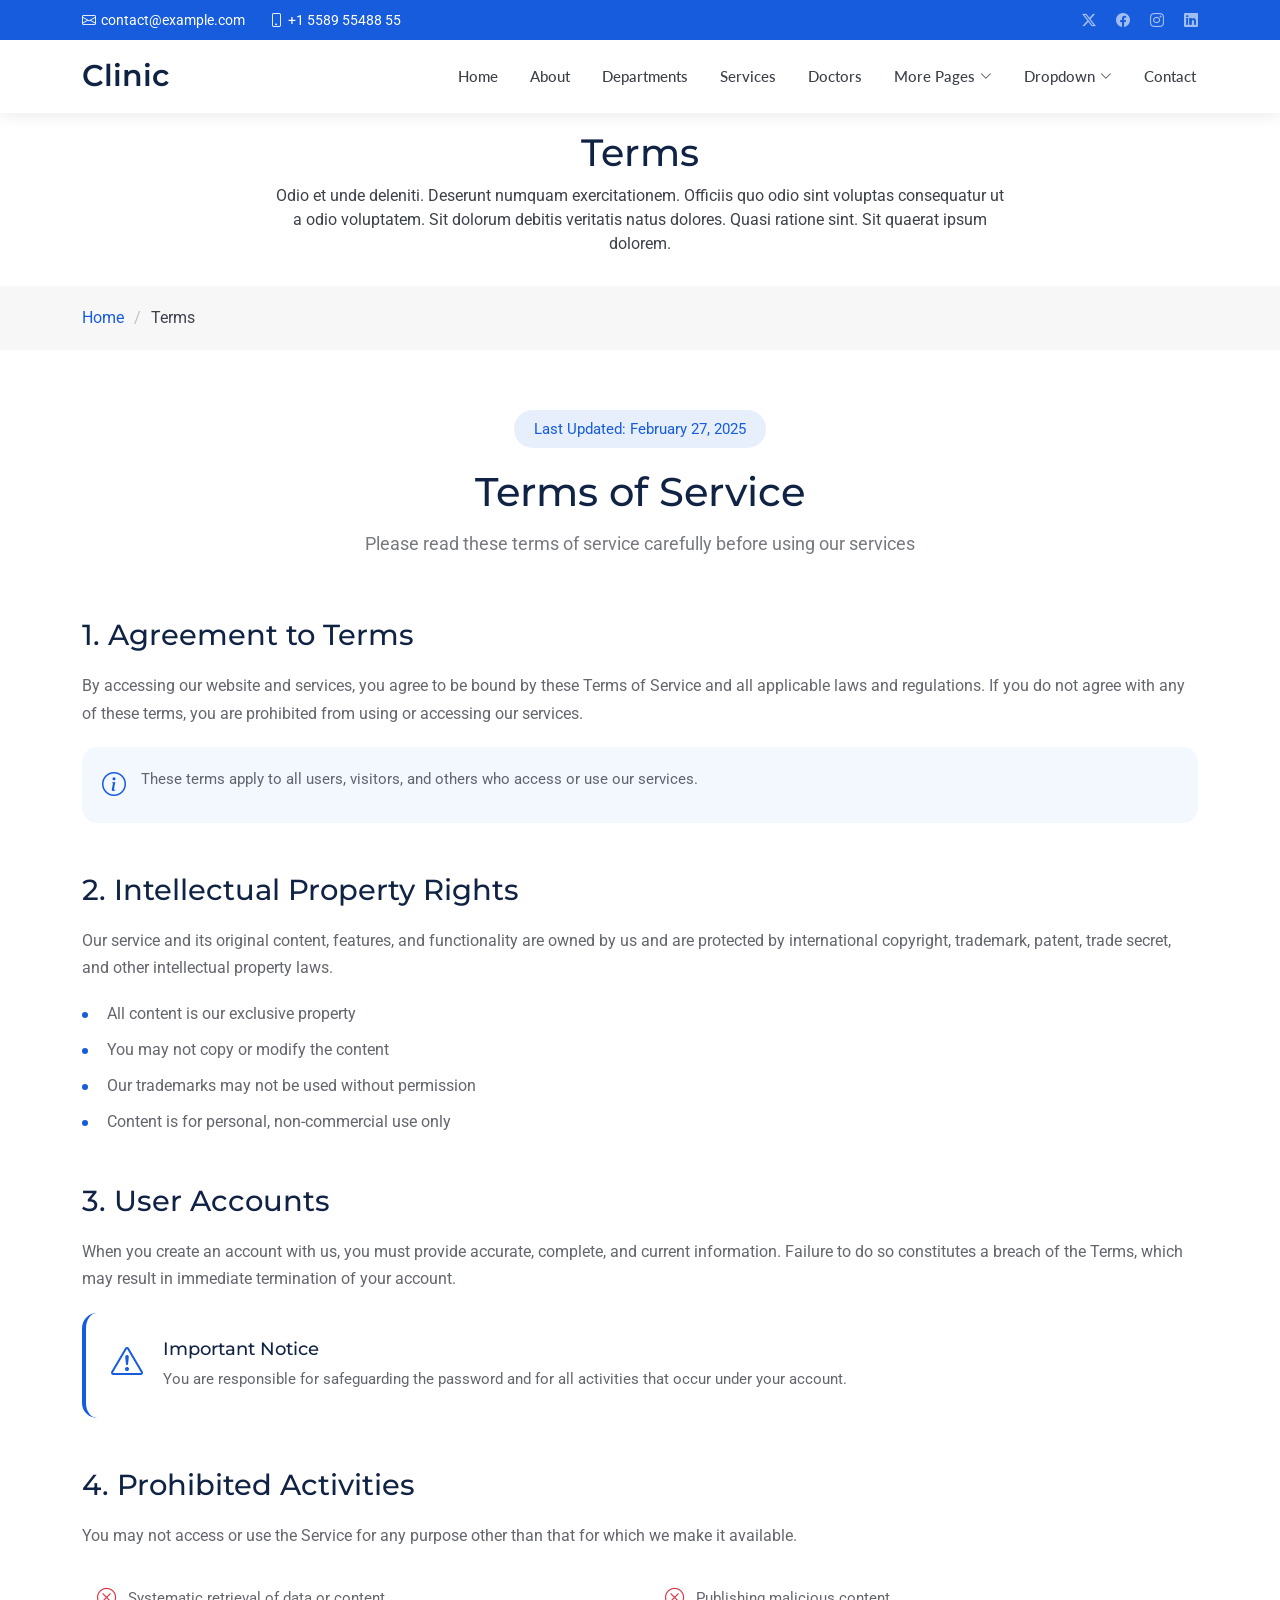
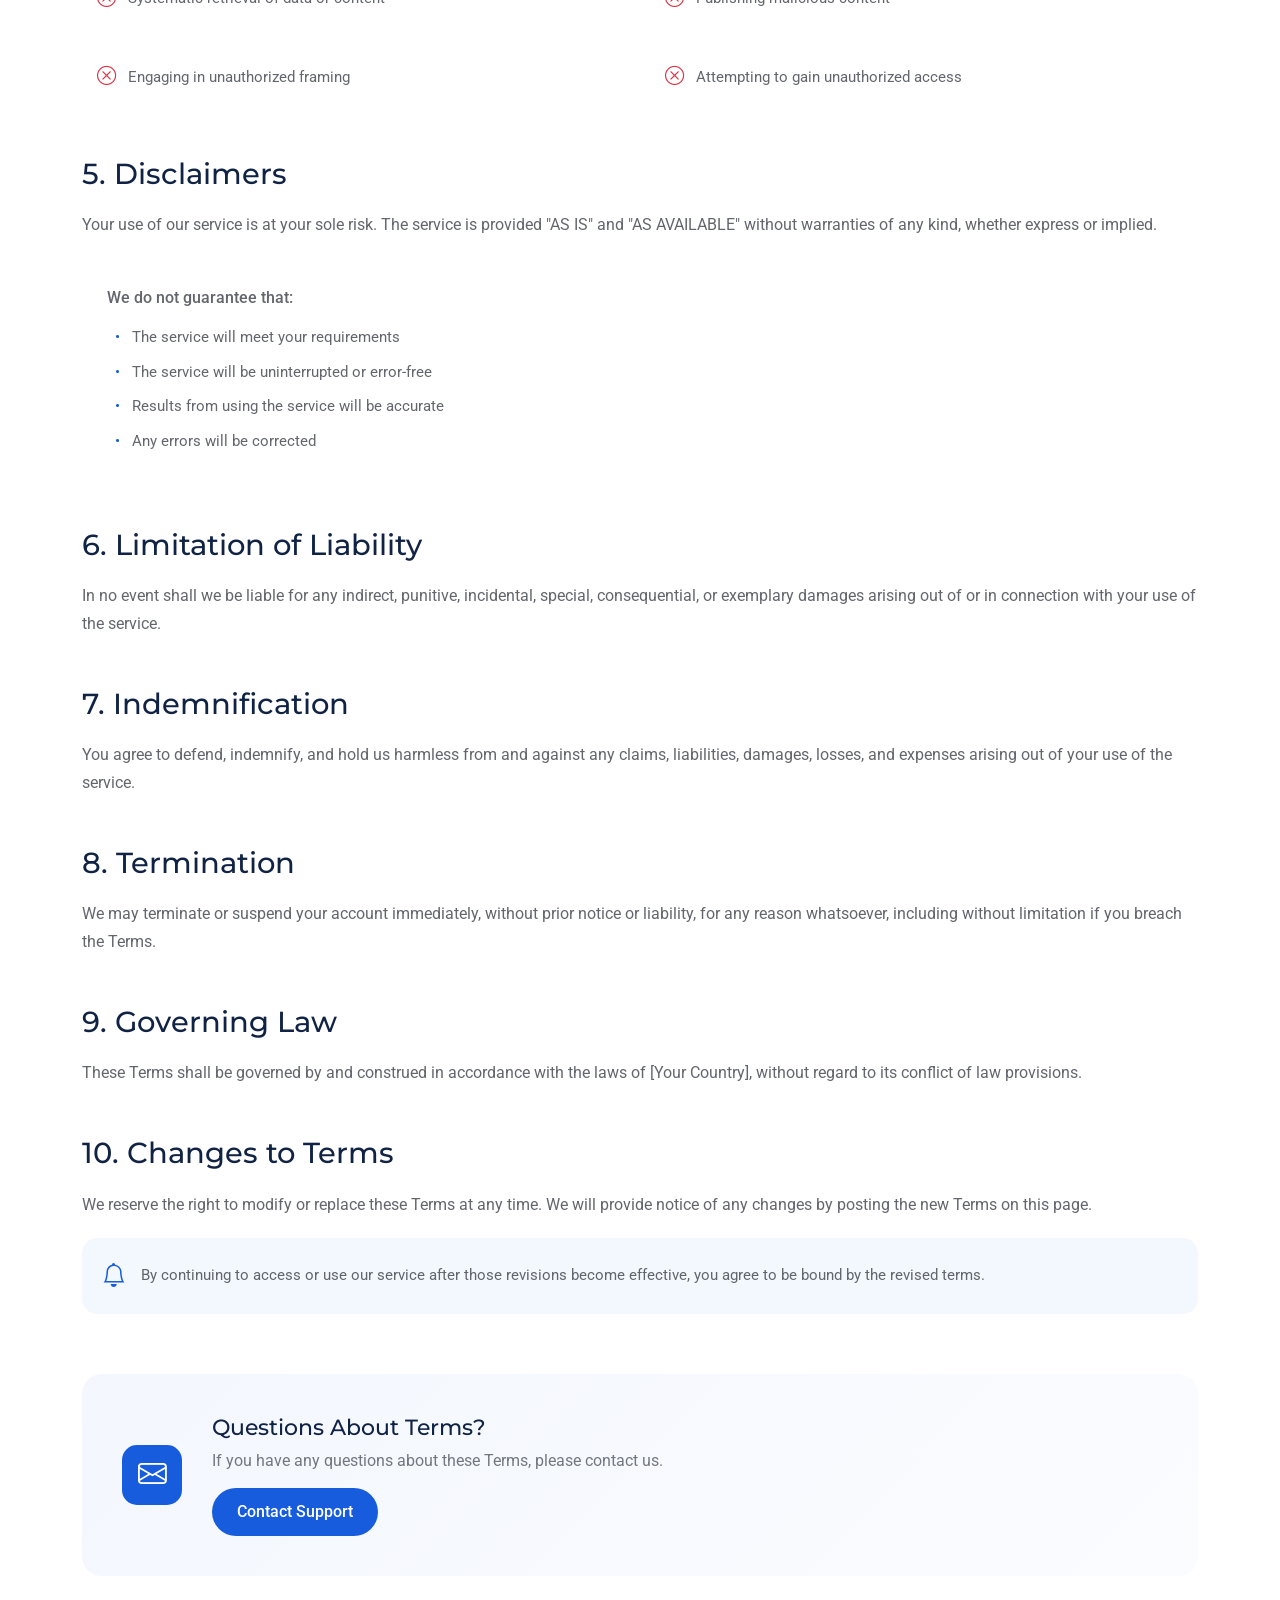
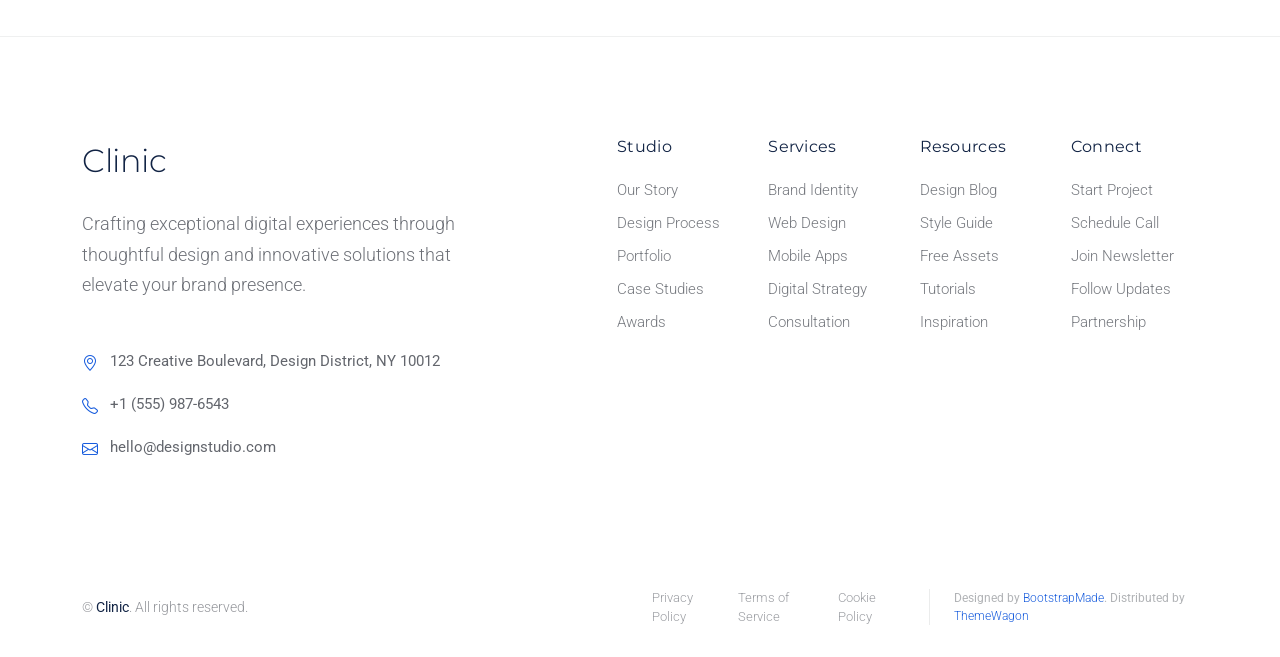
<file: terms.html>
<!DOCTYPE html>
<html lang="en">

<head>
  <meta charset="utf-8">
  <meta content="width=device-width, initial-scale=1.0" name="viewport">
  <title>Terms - Clinic Bootstrap Template</title>
  <meta name="description" content="">
  <meta name="keywords" content="">

  <!-- Favicons -->
  <link href="assets/img/favicon.png" rel="icon">
  <link href="assets/img/apple-touch-icon.png" rel="apple-touch-icon">

  <!-- Fonts -->
  <link href="https://fonts.googleapis.com" rel="preconnect">
  <link href="https://fonts.gstatic.com" rel="preconnect" crossorigin>
  <link
    href="https://fonts.googleapis.com/css2?family=Roboto:ital,wght@0,100;0,300;0,400;0,500;0,700;0,900;1,100;1,300;1,400;1,500;1,700;1,900&family=Montserrat:ital,wght@0,100;0,200;0,300;0,400;0,500;0,600;0,700;0,800;0,900;1,100;1,200;1,300;1,400;1,500;1,600;1,700;1,800;1,900&family=Lato:ital,wght@0,100;0,300;0,400;0,700;0,900;1,100;1,300;1,400;1,700;1,900&display=swap"
    rel="stylesheet">

  <!-- Vendor CSS Files -->
  <link href="assets/vendor/bootstrap/css/bootstrap.min.css" rel="stylesheet">
  <link href="assets/vendor/bootstrap-icons/bootstrap-icons.css" rel="stylesheet">
  <link href="assets/vendor/aos/aos.css" rel="stylesheet">
  <link href="assets/vendor/glightbox/css/glightbox.min.css" rel="stylesheet">
  <link href="assets/vendor/fontawesome-free/css/all.min.css" rel="stylesheet">
  <link href="assets/vendor/swiper/swiper-bundle.min.css" rel="stylesheet">

  <!-- Main CSS File -->
  <link href="assets/css/main.css" rel="stylesheet">

  <!-- =======================================================
  * Template Name: Clinic
  * Template URL: https://bootstrapmade.com/clinic-bootstrap-template/
  * Updated: Jul 23 2025 with Bootstrap v5.3.7
  * Author: BootstrapMade.com
  * License: https://bootstrapmade.com/license/
  ======================================================== -->
</head>

<body class="terms-page">

  <header id="header" class="header fixed-top">

    <div class="topbar d-flex align-items-center dark-background">
      <div class="container d-flex justify-content-center justify-content-md-between">
        <div class="contact-info d-flex align-items-center">
          <i class="bi bi-envelope d-flex align-items-center"><a
              href="mailto:contact@example.com">contact@example.com</a></i>
          <i class="bi bi-phone d-flex align-items-center ms-4"><span>+1 5589 55488 55</span></i>
        </div>
        <div class="social-links d-none d-md-flex align-items-center">
          <a href="#!" class="twitter"><i class="bi bi-twitter-x"></i></a>
          <a href="#!" class="facebook"><i class="bi bi-facebook"></i></a>
          <a href="#!" class="instagram"><i class="bi bi-instagram"></i></a>
          <a href="#!" class="linkedin"><i class="bi bi-linkedin"></i></a>
        </div>
      </div>
    </div><!-- End Top Bar -->

    <div class="branding d-flex align-items-cente">

      <div class="container position-relative d-flex align-items-center justify-content-between">
        <a href="index.html" class="logo d-flex align-items-center">
          <!-- Uncomment the line below if you also wish to use an image logo -->
          <!-- <img src="assets/img/logo.webp" alt=""> -->
          <h1 class="sitename">Clinic</h1>
        </a>

        <nav id="navmenu" class="navmenu">
          <ul>
            <li><a href="index.html">Home</a></li>
            <li><a href="about.html">About</a></li>
            <li><a href="departments.html">Departments</a></li>
            <li><a href="services.html">Services</a></li>
            <li><a href="doctors.html">Doctors</a></li>
            <li class="dropdown"><a href="#"><span>More Pages</span> <i
                  class="bi bi-chevron-down toggle-dropdown"></i></a>
              <ul>
                <li><a href="department-details.html">Department Details</a></li>
                <li><a href="service-details.html">Service Details</a></li>
                <li><a href="appointment.html">Appointment</a></li>
                <li><a href="testimonials.html">Testimonials</a></li>
                <li><a href="faq.html">Frequently Asked Questions</a></li>
                <li><a href="gallery.html">Gallery</a></li>
                <li><a href="terms.html" class="active">Terms</a></li>
                <li><a href="privacy.html">Privacy</a></li>
                <li><a href="404.html">404</a></li>
              </ul>
            </li>
            <li class="dropdown"><a href="#"><span>Dropdown</span> <i
                  class="bi bi-chevron-down toggle-dropdown"></i></a>
              <ul>
                <li><a href="#">Dropdown 1</a></li>
                <li class="dropdown"><a href="#"><span>Deep Dropdown</span> <i
                      class="bi bi-chevron-down toggle-dropdown"></i></a>
                  <ul>
                    <li><a href="#">Deep Dropdown 1</a></li>
                    <li><a href="#">Deep Dropdown 2</a></li>
                    <li><a href="#">Deep Dropdown 3</a></li>
                    <li><a href="#">Deep Dropdown 4</a></li>
                    <li><a href="#">Deep Dropdown 5</a></li>
                  </ul>
                </li>
                <li><a href="#">Dropdown 2</a></li>
                <li><a href="#">Dropdown 3</a></li>
                <li><a href="#">Dropdown 4</a></li>
              </ul>
            </li>
            <li><a href="contact.html">Contact</a></li>
          </ul>
          <i class="mobile-nav-toggle d-xl-none bi bi-list"></i>
        </nav>

      </div>

    </div>

  </header>

  <main class="main">

    <!-- Page Title -->
    <div class="page-title">
      <div class="heading">
        <div class="container">
          <div class="row d-flex justify-content-center text-center">
            <div class="col-lg-8">
              <h1 class="heading-title">Terms</h1>
              <p class="mb-0">
                Odio et unde deleniti. Deserunt numquam exercitationem. Officiis quo
                odio sint voluptas consequatur ut a odio voluptatem. Sit dolorum
                debitis veritatis natus dolores. Quasi ratione sint. Sit quaerat
                ipsum dolorem.
              </p>
            </div>
          </div>
        </div>
      </div>
      <nav class="breadcrumbs">
        <div class="container">
          <ol>
            <li><a href="index.html">Home</a></li>
            <li class="current">Terms</li>
          </ol>
        </div>
      </nav>
    </div><!-- End Page Title -->

    <!-- Terms Of Service Section -->
    <section id="terms-of-service" class="terms-of-service section">

      <div class="container" data-aos="fade-up">
        <!-- Page Header -->
        <div class="tos-header text-center" data-aos="fade-up">
          <span class="last-updated">Last Updated: February 27, 2025</span>
          <h2>Terms of Service</h2>
          <p>Please read these terms of service carefully before using our services</p>
        </div>

        <!-- Content -->
        <div class="tos-content" data-aos="fade-up" data-aos-delay="200">
          <!-- Agreement Section -->
          <div id="agreement" class="content-section">
            <h3>1. Agreement to Terms</h3>
            <p>By accessing our website and services, you agree to be bound by these Terms of Service and all applicable
              laws and regulations. If you do not agree with any of these terms, you are prohibited from using or
              accessing our services.</p>
            <div class="info-box">
              <i class="bi bi-info-circle"></i>
              <p>These terms apply to all users, visitors, and others who access or use our services.</p>
            </div>
          </div>

          <!-- Intellectual Property -->
          <div id="intellectual-property" class="content-section">
            <h3>2. Intellectual Property Rights</h3>
            <p>Our service and its original content, features, and functionality are owned by us and are protected by
              international copyright, trademark, patent, trade secret, and other intellectual property laws.</p>
            <ul class="list-items">
              <li>All content is our exclusive property</li>
              <li>You may not copy or modify the content</li>
              <li>Our trademarks may not be used without permission</li>
              <li>Content is for personal, non-commercial use only</li>
            </ul>
          </div>

          <!-- User Accounts -->
          <div id="user-accounts" class="content-section">
            <h3>3. User Accounts</h3>
            <p>When you create an account with us, you must provide accurate, complete, and current information. Failure
              to do so constitutes a breach of the Terms, which may result in immediate termination of your account.</p>
            <div class="alert-box">
              <i class="bi bi-exclamation-triangle"></i>
              <div class="alert-content">
                <h5>Important Notice</h5>
                <p>You are responsible for safeguarding the password and for all activities that occur under your
                  account.</p>
              </div>
            </div>
          </div>

          <!-- Prohibited Activities -->
          <div id="prohibited" class="content-section">
            <h3>4. Prohibited Activities</h3>
            <p>You may not access or use the Service for any purpose other than that for which we make it available.</p>
            <div class="prohibited-list">
              <div class="prohibited-item">
                <i class="bi bi-x-circle"></i>
                <span>Systematic retrieval of data or content</span>
              </div>
              <div class="prohibited-item">
                <i class="bi bi-x-circle"></i>
                <span>Publishing malicious content</span>
              </div>
              <div class="prohibited-item">
                <i class="bi bi-x-circle"></i>
                <span>Engaging in unauthorized framing</span>
              </div>
              <div class="prohibited-item">
                <i class="bi bi-x-circle"></i>
                <span>Attempting to gain unauthorized access</span>
              </div>
            </div>
          </div>

          <!-- Disclaimers -->
          <div id="disclaimer" class="content-section">
            <h3>5. Disclaimers</h3>
            <p>Your use of our service is at your sole risk. The service is provided "AS IS" and "AS AVAILABLE" without
              warranties of any kind, whether express or implied.</p>
            <div class="disclaimer-box">
              <p>We do not guarantee that:</p>
              <ul>
                <li>The service will meet your requirements</li>
                <li>The service will be uninterrupted or error-free</li>
                <li>Results from using the service will be accurate</li>
                <li>Any errors will be corrected</li>
              </ul>
            </div>
          </div>

          <!-- Limitation of Liability -->
          <div id="limitation" class="content-section">
            <h3>6. Limitation of Liability</h3>
            <p>In no event shall we be liable for any indirect, punitive, incidental, special, consequential, or
              exemplary damages arising out of or in connection with your use of the service.</p>
          </div>

          <!-- Indemnification -->
          <div id="indemnification" class="content-section">
            <h3>7. Indemnification</h3>
            <p>You agree to defend, indemnify, and hold us harmless from and against any claims, liabilities, damages,
              losses, and expenses arising out of your use of the service.</p>
          </div>

          <!-- Termination -->
          <div id="termination" class="content-section">
            <h3>8. Termination</h3>
            <p>We may terminate or suspend your account immediately, without prior notice or liability, for any reason
              whatsoever, including without limitation if you breach the Terms.</p>
          </div>

          <!-- Governing Law -->
          <div id="governing-law" class="content-section">
            <h3>9. Governing Law</h3>
            <p>These Terms shall be governed by and construed in accordance with the laws of [Your Country], without
              regard to its conflict of law provisions.</p>
          </div>

          <!-- Changes -->
          <div id="changes" class="content-section">
            <h3>10. Changes to Terms</h3>
            <p>We reserve the right to modify or replace these Terms at any time. We will provide notice of any changes
              by posting the new Terms on this page.</p>
            <div class="notice-box">
              <i class="bi bi-bell"></i>
              <p>By continuing to access or use our service after those revisions become effective, you agree to be
                bound by the revised terms.</p>
            </div>
          </div>
        </div>

        <!-- Contact Section -->
        <div class="tos-contact" data-aos="fade-up" data-aos-delay="300">
          <div class="contact-box">
            <div class="contact-icon">
              <i class="bi bi-envelope"></i>
            </div>
            <div class="contact-content">
              <h4>Questions About Terms?</h4>
              <p>If you have any questions about these Terms, please contact us.</p>
              <a href="#!" class="contact-link">Contact Support</a>
            </div>
          </div>
        </div>
      </div>

    </section><!-- /Terms Of Service Section -->

  </main>

  <footer id="footer" class="footer-16 footer position-relative">

    <div class="container">

      <div class="footer-main" data-aos="fade-up" data-aos-delay="100">
        <div class="row align-items-start">

          <div class="col-lg-5">
            <div class="brand-section">
              <a href="index.html" class="logo d-flex align-items-center mb-4">
                <span class="sitename">Clinic</span>
              </a>
              <p class="brand-description">Crafting exceptional digital experiences through thoughtful design and
                innovative solutions that elevate your brand presence.</p>

              <div class="contact-info mt-5">
                <div class="contact-item">
                  <i class="bi bi-geo-alt"></i>
                  <span>123 Creative Boulevard, Design District, NY 10012</span>
                </div>
                <div class="contact-item">
                  <i class="bi bi-telephone"></i>
                  <span>+1 (555) 987-6543</span>
                </div>
                <div class="contact-item">
                  <i class="bi bi-envelope"></i>
                  <span>hello@designstudio.com</span>
                </div>
              </div>
            </div>
          </div>

          <div class="col-lg-7">
            <div class="footer-nav-wrapper">
              <div class="row">

                <div class="col-6 col-lg-3">
                  <div class="nav-column">
                    <h6>Studio</h6>
                    <nav class="footer-nav">
                      <a href="#!">Our Story</a>
                      <a href="#!">Design Process</a>
                      <a href="#!">Portfolio</a>
                      <a href="#!">Case Studies</a>
                      <a href="#!">Awards</a>
                    </nav>
                  </div>
                </div>

                <div class="col-6 col-lg-3">
                  <div class="nav-column">
                    <h6>Services</h6>
                    <nav class="footer-nav">
                      <a href="#!">Brand Identity</a>
                      <a href="#!">Web Design</a>
                      <a href="#!">Mobile Apps</a>
                      <a href="#!">Digital Strategy</a>
                      <a href="#!">Consultation</a>
                    </nav>
                  </div>
                </div>

                <div class="col-6 col-lg-3">
                  <div class="nav-column">
                    <h6>Resources</h6>
                    <nav class="footer-nav">
                      <a href="#!">Design Blog</a>
                      <a href="#!">Style Guide</a>
                      <a href="#!">Free Assets</a>
                      <a href="#!">Tutorials</a>
                      <a href="#!">Inspiration</a>
                    </nav>
                  </div>
                </div>

                <div class="col-6 col-lg-3">
                  <div class="nav-column">
                    <h6>Connect</h6>
                    <nav class="footer-nav">
                      <a href="#!">Start Project</a>
                      <a href="#!">Schedule Call</a>
                      <a href="#!">Join Newsletter</a>
                      <a href="#!">Follow Updates</a>
                      <a href="#!">Partnership</a>
                    </nav>
                  </div>
                </div>

              </div>
            </div>
          </div>

        </div>
      </div>

    </div>

    <div class="footer-bottom">
      <div class="container">
        <div class="bottom-content" data-aos="fade-up" data-aos-delay="300">
          <div class="row align-items-center">

            <div class="col-lg-6">
              <div class="copyright">
                <p>© <span class="sitename">Clinic</span>. All rights reserved.</p>
              </div>
            </div>

            <div class="col-lg-6">
              <div class="legal-links">
                <a href="#!">Privacy Policy</a>
                <a href="#!">Terms of Service</a>
                <a href="#!">Cookie Policy</a>
                <div class="credits">
                  <!-- All the links in the footer should remain intact. -->
                  <!-- You can delete the links only if you've purchased the pro version. -->
                  <!-- Licensing information: https://bootstrapmade.com/license/ -->
                  <!-- Purchase the pro version with working PHP/AJAX contact form: [buy-url] -->
                  Designed by <a href="https://bootstrapmade.com/">BootstrapMade</a>. Distributed by <a
                    href="https://themewagon.com" target="_blank">ThemeWagon</a>
                </div>
              </div>
            </div>

          </div>
        </div>
      </div>
    </div>

  </footer>

  <!-- Scroll Top -->
  <a href="#!" id="scroll-top" class="scroll-top d-flex align-items-center justify-content-center"><i
      class="bi bi-arrow-up-short"></i></a>

  <!-- Preloader -->
  <div id="preloader"></div>

  <!-- Vendor JS Files -->
  <script src="assets/vendor/bootstrap/js/bootstrap.bundle.min.js"></script>
  <script src="assets/vendor/php-email-form/validate.js"></script>
  <script src="assets/vendor/aos/aos.js"></script>
  <script src="assets/vendor/glightbox/js/glightbox.min.js"></script>
  <script src="assets/vendor/purecounter/purecounter_vanilla.js"></script>
  <script src="assets/vendor/swiper/swiper-bundle.min.js"></script>

  <!-- Main JS File -->
  <script src="assets/js/main.js"></script>

</body>

</html>
</file>
<file: assets/css/main.css>
/**
* Template Name: Clinic
* Template URL: https://bootstrapmade.com/clinic-bootstrap-template/
* Updated: Jul 23 2025 with Bootstrap v5.3.7
* Author: BootstrapMade.com
* License: https://bootstrapmade.com/license/
*/

@charset "UTF-8";

/*--------------------------------------------------------------
# Font & Color Variables
# Help: https://bootstrapmade.com/color-system/
--------------------------------------------------------------*/
/* Fonts */
:root {
  --default-font: "Roboto",  system-ui, -apple-system, "Segoe UI", Roboto, "Helvetica Neue", Arial, "Noto Sans", "Liberation Sans", sans-serif, "Apple Color Emoji", "Segoe UI Emoji", "Segoe UI Symbol", "Noto Color Emoji";
  --heading-font: "Montserrat",  sans-serif;
  --nav-font: "Lato",  sans-serif;
}

/* Global Colors - The following color variables are used throughout the website. Updating them here will change the color scheme of the entire website */
:root { 
  --background-color: #ffffff; /* Background color for the entire website, including individual sections */
  --default-color: #3c4049; /* Default color used for the majority of the text content across the entire website */
  --heading-color: #112344; /* Color for headings, subheadings and title throughout the website */
  --accent-color: #175cdd; /* Accent color that represents your brand on the website. It's used for buttons, links, and other elements that need to stand out */
  --surface-color: #ffffff; /* The surface color is used as a background of boxed elements within sections, such as cards, icon boxes, or other elements that require a visual separation from the global background. */
  --contrast-color: #ffffff; /* Contrast color for text, ensuring readability against backgrounds of accent, heading, or default colors. */
  --color-1: #58e3e6;
  --color-2: #2f5391;
}

/* Nav Menu Colors - The following color variables are used specifically for the navigation menu. They are separate from the global colors to allow for more customization options */
:root {
  --nav-color: #3c4049;  /* The default color of the main navmenu links */
  --nav-hover-color: #175cdd; /* Applied to main navmenu links when they are hovered over or active */
  --nav-mobile-background-color: #ffffff; /* Used as the background color for mobile navigation menu */
  --nav-dropdown-background-color: #ffffff; /* Used as the background color for dropdown items that appear when hovering over primary navigation items */
  --nav-dropdown-color: #3c4049; /* Used for navigation links of the dropdown items in the navigation menu. */
  --nav-dropdown-hover-color: #175cdd; /* Similar to --nav-hover-color, this color is applied to dropdown navigation links when they are hovered over. */
}

/* Color Presets - These classes override global colors when applied to any section or element, providing reuse of the sam color scheme. */

.light-background {
  --background-color: #f4f8ff;
  --surface-color: #ffffff;
}

.dark-background {
  --background-color: #021418;
  --default-color: #ffffff;
  --heading-color: #ffffff;
  --surface-color: #11262a;
  --contrast-color: #ffffff;
}

/* Smooth scroll */
:root {
  scroll-behavior: smooth;
}

/*--------------------------------------------------------------
# General Styling & Shared Classes
--------------------------------------------------------------*/
body {
  color: var(--default-color);
  background-color: var(--background-color);
  font-family: var(--default-font);
}

a {
  color: var(--accent-color);
  text-decoration: none;
  transition: 0.3s;
}

a:hover {
  color: color-mix(in srgb, var(--accent-color), transparent 25%);
  text-decoration: none;
}

h1,
h2,
h3,
h4,
h5,
h6 {
  color: var(--heading-color);
  font-family: var(--heading-font);
}

.logo-nome {
  color: var(--color-2)
}

.wa-me:hover {
  background-color: #128C7E; /* Verde escuro do WhatsApp */
  border-radius: 16px;
}

.img-footer {
  width: 50px;
}

/* PHP Email Form Messages
------------------------------*/
.php-email-form .error-message {
  display: none;
  background: #df1529;
  color: #ffffff;
  text-align: left;
  padding: 15px;
  margin-bottom: 24px;
  font-weight: 600;
}

.php-email-form .sent-message {
  display: none;
  color: #ffffff;
  background: #059652;
  text-align: center;
  padding: 15px;
  margin-bottom: 24px;
  font-weight: 600;
}

.php-email-form .loading {
  display: none;
  background: var(--surface-color);
  text-align: center;
  padding: 15px;
  margin-bottom: 24px;
}

.php-email-form .loading:before {
  content: "";
  display: inline-block;
  border-radius: 50%;
  width: 24px;
  height: 24px;
  margin: 0 10px -6px 0;
  border: 3px solid var(--accent-color);
  border-top-color: var(--surface-color);
  animation: php-email-form-loading 1s linear infinite;
}

@keyframes php-email-form-loading {
  0% {
    transform: rotate(0deg);
  }

  100% {
    transform: rotate(360deg);
  }
}

/*--------------------------------------------------------------
# Global Header
--------------------------------------------------------------*/
.header {
  --background-color: rgba(255, 255, 255, 0);
  color: var(--default-color);
  transition: all 0.5s;
  z-index: 997;
  background-color: var(--background-color);
  box-shadow: 0px 0 18px rgba(0, 0, 0, 0.1);
}

.header .topbar {
  background-color: var(--accent-color);
  height: 40px;
  padding: 0;
  font-size: 14px;
  transition: all 0.5s;
}

.header .topbar .contact-info i {
  font-style: normal;
  color: var(--contrast-color);
}

.header .topbar .contact-info i a,
.header .topbar .contact-info i span {
  padding-left: 5px;
  color: var(--contrast-color);
}

@media (max-width: 575px) {

  .header .topbar .contact-info i a,
  .header .topbar .contact-info i span {
    font-size: 13px;
  }
}

.header .topbar .contact-info i a {
  line-height: 0;
  transition: 0.3s;
}

.header .topbar .contact-info i a:hover {
  color: var(--contrast-color);
  text-decoration: underline;
}

.header .topbar .social-links a {
  color: color-mix(in srgb, var(--contrast-color), transparent 40%);
  line-height: 0;
  transition: 0.3s;
  margin-left: 20px;
}

.header .topbar .social-links a:hover {
  color: var(--contrast-color);
}

.header .branding {
  min-height: 60px;
  padding: 10px 0;
}

.header .logo {
  line-height: 1;
}

.header .logo img {
  max-height: 36px;
  margin-right: 8px;
}

.header .logo h1 {
  font-size: 30px;
  margin: 0;
  font-weight: 600;
  color: var(--heading-color);
}

.scrolled .header .topbar {
  height: 0;
  visibility: hidden;
  overflow: hidden;
}

/* Global Header on Scroll
------------------------------*/
.scrolled .header {
  --background-color: #ffffff;
}

/*--------------------------------------------------------------
# Navigation Menu
--------------------------------------------------------------*/
/* Desktop Navigation */
@media (min-width: 1200px) {
  .navmenu {
    padding: 0;
  }

  .navmenu ul {
    margin: 0;
    padding: 0;
    display: flex;
    list-style: none;
    align-items: center;
  }

  .navmenu li {
    position: relative;
  }

  .navmenu>ul>li {
    white-space: nowrap;
    padding: 15px 14px;
  }

  .navmenu>ul>li:last-child {
    padding-right: 0;
  }

  .navmenu a,
  .navmenu a:focus {
    color: var(--nav-color);
    font-size: 15px;
    padding: 0 2px;
    font-family: var(--nav-font);
    font-weight: 500;
    display: flex;
    align-items: center;
    justify-content: space-between;
    white-space: nowrap;
    transition: 0.3s;
    position: relative;
  }

  .navmenu a i,
  .navmenu a:focus i {
    font-size: 12px;
    line-height: 0;
    margin-left: 5px;
    transition: 0.3s;
  }

  .navmenu>ul>li>a:before {
    content: "";
    position: absolute;
    width: 100%;
    height: 2px;
    bottom: -6px;
    left: 0;
    background-color: var(--accent-color);
    visibility: hidden;
    width: 0px;
    transition: all 0.3s ease-in-out 0s;
  }

  .navmenu a:hover:before,
  .navmenu li:hover>a:before,
  .navmenu .active:before {
    visibility: visible;
    width: 100%;
  }

  .navmenu li:hover>a,
  .navmenu .active,
  .navmenu .active:focus {
    color: var(--nav-hover-color);
  }

  .navmenu .dropdown ul {
    margin: 0;
    padding: 10px 0;
    background: var(--nav-dropdown-background-color);
    display: block;
    position: absolute;
    visibility: hidden;
    left: 14px;
    top: 130%;
    opacity: 0;
    transition: 0.3s;
    border-radius: 4px;
    z-index: 99;
    box-shadow: 0px 0px 30px rgba(0, 0, 0, 0.1);
  }

  .navmenu .dropdown ul li {
    min-width: 200px;
  }

  .navmenu .dropdown ul a {
    padding: 10px 20px;
    font-size: 15px;
    text-transform: none;
    color: var(--nav-dropdown-color);
  }

  .navmenu .dropdown ul a i {
    font-size: 12px;
  }

  .navmenu .dropdown ul a:hover,
  .navmenu .dropdown ul .active:hover,
  .navmenu .dropdown ul li:hover>a {
    color: var(--nav-dropdown-hover-color);
  }

  .navmenu .dropdown:hover>ul {
    opacity: 1;
    top: 100%;
    visibility: visible;
  }

  .navmenu .dropdown .dropdown ul {
    top: 0;
    left: -90%;
    visibility: hidden;
  }

  .navmenu .dropdown .dropdown:hover>ul {
    opacity: 1;
    top: 0;
    left: -100%;
    visibility: visible;
  }
}

/* Mobile Navigation */
@media (max-width: 1199px) {
  .mobile-nav-toggle {
    color: var(--nav-color);
    font-size: 28px;
    line-height: 0;
    margin-right: 10px;
    cursor: pointer;
    transition: color 0.3s;
  }

  .navmenu {
    padding: 0;
    z-index: 9997;
  }

  .navmenu ul {
    display: none;
    list-style: none;
    position: absolute;
    inset: 60px 20px 20px 20px;
    padding: 10px 0;
    margin: 0;
    border-radius: 6px;
    background-color: var(--nav-mobile-background-color);
    border: 1px solid color-mix(in srgb, var(--default-color), transparent 90%);
    box-shadow: none;
    overflow-y: auto;
    transition: 0.3s;
    z-index: 9998;
  }

  .navmenu a,
  .navmenu a:focus {
    color: var(--nav-dropdown-color);
    padding: 10px 20px;
    font-family: var(--nav-font);
    font-size: 17px;
    font-weight: 500;
    display: flex;
    align-items: center;
    justify-content: space-between;
    white-space: nowrap;
    transition: 0.3s;
  }

  .navmenu a i,
  .navmenu a:focus i {
    font-size: 12px;
    line-height: 0;
    margin-left: 5px;
    width: 30px;
    height: 30px;
    display: flex;
    align-items: center;
    justify-content: center;
    border-radius: 50%;
    transition: 0.3s;
    background-color: color-mix(in srgb, var(--accent-color), transparent 90%);
  }

  .navmenu a i:hover,
  .navmenu a:focus i:hover {
    background-color: var(--accent-color);
    color: var(--contrast-color);
  }

  .navmenu a:hover,
  .navmenu .active,
  .navmenu .active:focus {
    color: var(--nav-dropdown-hover-color);
  }

  .navmenu .active i,
  .navmenu .active:focus i {
    background-color: var(--accent-color);
    color: var(--contrast-color);
    transform: rotate(180deg);
  }

  .navmenu .dropdown ul {
    position: static;
    display: none;
    z-index: 99;
    padding: 10px 0;
    margin: 10px 20px;
    background-color: var(--nav-dropdown-background-color);
    transition: all 0.5s ease-in-out;
  }

  .navmenu .dropdown ul ul {
    background-color: rgba(33, 37, 41, 0.1);
  }

  .navmenu .dropdown>.dropdown-active {
    display: block;
    background-color: rgba(33, 37, 41, 0.03);
  }

  .mobile-nav-active {
    overflow: hidden;
  }

  .mobile-nav-active .mobile-nav-toggle {
    color: #fff;
    position: absolute;
    font-size: 32px;
    top: 15px;
    right: 15px;
    margin-right: 0;
    z-index: 9999;
  }

  .mobile-nav-active .navmenu {
    position: fixed;
    overflow: hidden;
    inset: 0;
    background: rgba(33, 37, 41, 0.8);
    transition: 0.3s;
  }

  .mobile-nav-active .navmenu>ul {
    display: block;
  }
}

/*--------------------------------------------------------------
# Global Footer
--------------------------------------------------------------*/
.footer-16 {
  background: var(--background-color);
  color: var(--default-color);
  font-size: 15px;
  padding: 100px 0 0;
  border-top: 1px solid color-mix(in srgb, var(--default-color), transparent 92%);
}

.footer-16 .footer-main {
  margin-bottom: 80px;
}

.footer-16 .brand-section .logo {
  text-decoration: none;
}

.footer-16 .brand-section .logo .sitename {
  font-family: var(--heading-font);
  font-size: 32px;
  font-weight: 300;
  color: var(--heading-color);
  letter-spacing: -0.5px;
}

.footer-16 .brand-section .brand-description {
  font-size: 18px;
  line-height: 1.7;
  color: color-mix(in srgb, var(--default-color), transparent 25%);
  font-weight: 300;
  max-width: 380px;
  margin: 0;
}

.footer-16 .brand-section .contact-info .contact-item {
  display: flex;
  align-items: flex-start;
  margin-bottom: 16px;
  font-size: 15px;
  color: color-mix(in srgb, var(--default-color), transparent 20%);
}

.footer-16 .brand-section .contact-info .contact-item i {
  font-size: 16px;
  color: var(--accent-color);
  margin-right: 12px;
  margin-top: 3px;
  flex-shrink: 0;
}

.footer-16 .brand-section .contact-info .contact-item span {
  line-height: 1.6;
}

.footer-16 .footer-nav-wrapper {
  padding-left: 60px;
}

@media (max-width: 991px) {
  .footer-16 .footer-nav-wrapper {
    padding-left: 0;
    margin-top: 50px;
  }
}

.footer-16 .nav-column {
  margin-bottom: 40px;
}

.footer-16 .nav-column h6 {
  font-family: var(--heading-font);
  font-size: 16px;
  font-weight: 400;
  color: var(--heading-color);
  margin-bottom: 24px;
  letter-spacing: 0.3px;
}

.footer-16 .nav-column .footer-nav {
  display: flex;
  flex-direction: column;
  gap: 12px;
}

.footer-16 .nav-column .footer-nav a {
  color: color-mix(in srgb, var(--default-color), transparent 30%);
  text-decoration: none;
  font-size: 15px;
  font-weight: 300;
  transition: all 0.3s ease;
  line-height: 1.4;
}

.footer-16 .nav-column .footer-nav a:hover {
  color: var(--accent-color);
  transform: translateX(4px);
}

.footer-16 .footer-social {
  padding: 50px 0;
  border-top: 1px solid color-mix(in srgb, var(--default-color), transparent 94%);
  border-bottom: 1px solid color-mix(in srgb, var(--default-color), transparent 94%);
}

.footer-16 .footer-social .newsletter-section h5 {
  font-family: var(--heading-font);
  font-size: 20px;
  font-weight: 300;
  color: var(--heading-color);
  margin-bottom: 12px;
  letter-spacing: -0.2px;
}

.footer-16 .footer-social .newsletter-section p {
  font-size: 16px;
  color: color-mix(in srgb, var(--default-color), transparent 35%);
  margin: 0;
  line-height: 1.6;
  max-width: 340px;
}

.footer-16 .footer-social .social-section {
  display: flex;
  justify-content: flex-end;
}

@media (max-width: 991px) {
  .footer-16 .footer-social .social-section {
    justify-content: flex-start;
    margin-top: 30px;
  }
}

.footer-16 .footer-social .social-links {
  display: flex;
  gap: 32px;
  align-items: center;
}

@media (max-width: 576px) {
  .footer-16 .footer-social .social-links {
    gap: 20px;
    flex-wrap: wrap;
  }
}

.footer-16 .footer-social .social-links .social-link {
  display: flex;
  align-items: center;
  gap: 8px;
  text-decoration: none;
  color: color-mix(in srgb, var(--default-color), transparent 40%);
  font-size: 14px;
  font-weight: 400;
  transition: all 0.3s ease;
}

.footer-16 .footer-social .social-links .social-link i {
  font-size: 18px;
  transition: all 0.3s ease;
}

.footer-16 .footer-social .social-links .social-link span {
  transition: all 0.3s ease;
}

.footer-16 .footer-social .social-links .social-link:hover {
  color: var(--accent-color);
  transform: translateY(-2px);
}

.footer-16 .footer-social .social-links .social-link:hover i {
  transform: scale(1.1);
}

.footer-16 .footer-bottom {
  padding: 30px 0;
}

.footer-16 .footer-bottom .copyright p {
  margin: 0;
  font-size: 14px;
  color: color-mix(in srgb, var(--default-color), transparent 45%);
  font-weight: 300;
}

.footer-16 .footer-bottom .copyright p .sitename {
  color: var(--heading-color);
  font-weight: 400;
}

.footer-16 .footer-bottom .legal-links {
  display: flex;
  align-items: center;
  justify-content: flex-end;
  gap: 24px;
}

@media (max-width: 991px) {
  .footer-16 .footer-bottom .legal-links {
    justify-content: flex-start;
    margin-top: 20px;
    flex-wrap: wrap;
  }
}

.footer-16 .footer-bottom .legal-links a {
  font-size: 13px;
  color: color-mix(in srgb, var(--default-color), transparent 50%);
  text-decoration: none;
  font-weight: 300;
  transition: color 0.3s ease;
}

.footer-16 .footer-bottom .legal-links a:hover {
  color: var(--accent-color);
}

.footer-16 .footer-bottom .legal-links .credits {
  font-size: 12px;
  color: color-mix(in srgb, var(--default-color), transparent 60%);
  margin-left: 8px;
  padding-left: 24px;
  border-left: 1px solid color-mix(in srgb, var(--default-color), transparent 90%);
}

@media (max-width: 576px) {
  .footer-16 .footer-bottom .legal-links .credits {
    margin-left: 0;
    padding-left: 0;
    border-left: none;
    width: 100%;
    margin-top: 12px;
  }
}

.footer-16 .footer-bottom .legal-links .credits a {
  color: var(--accent-color);
  font-size: 12px;
}

.footer-16 .footer-bottom .legal-links .credits a:hover {
  text-decoration: underline;
}

@media (max-width: 768px) {
  .footer-16 {
    padding: 70px 0 0;
  }

  .footer-16 .brand-section {
    text-align: center;
    margin-bottom: 50px;
  }

  .footer-16 .brand-section .brand-description {
    max-width: none;
  }

  .footer-16 .brand-section .contact-info {
    text-align: left;
    display: inline-block;
  }

  .footer-16 .footer-nav-wrapper .nav-column {
    text-align: left;
  }

  .footer-16 .footer-nav-wrapper .nav-column h6 {
    margin-bottom: 16px;
  }

  .footer-16 .footer-nav-wrapper .nav-column .footer-nav {
    gap: 10px;
  }

  .footer-16 .footer-social {
    text-align: center;
  }

  .footer-16 .footer-social .newsletter-section p {
    max-width: none;
  }

  .footer-16 .footer-social .social-links {
    justify-content: center;
  }

  .footer-16 .footer-bottom {
    text-align: center;
  }

  .footer-16 .footer-bottom .legal-links {
    justify-content: center;
  }
}

/*--------------------------------------------------------------
# Preloader
--------------------------------------------------------------*/
#preloader {
  position: fixed;
  inset: 0;
  z-index: 9999;
  overflow: hidden;
  background-color: var(--background-color);
  transition: all 0.6s ease-out;
  width: 100%;
  height: 100vh;
}

#preloader:before,
#preloader:after {
  content: "";
  position: absolute;
  border: 4px solid var(--accent-color);
  border-radius: 50%;
  animation: animate-preloader 2s cubic-bezier(0, 0.2, 0.8, 1) infinite;
}

#preloader:after {
  animation-delay: -0.5s;
}

@keyframes animate-preloader {
  0% {
    width: 10px;
    height: 10px;
    top: calc(50% - 5px);
    left: calc(50% - 5px);
    opacity: 1;
  }

  100% {
    width: 72px;
    height: 72px;
    top: calc(50% - 36px);
    left: calc(50% - 36px);
    opacity: 0;
  }
}

/*--------------------------------------------------------------
# Scroll Top Button
--------------------------------------------------------------*/
.scroll-top {
  position: fixed;
  visibility: hidden;
  opacity: 0;
  right: 15px;
  bottom: -15px;
  z-index: 99999;
  background-color: var(--accent-color);
  width: 44px;
  height: 44px;
  border-radius: 50px;
  transition: all 0.4s;
}

.scroll-top i {
  font-size: 24px;
  color: var(--contrast-color);
  line-height: 0;
}

.scroll-top:hover {
  background-color: color-mix(in srgb, var(--accent-color), transparent 20%);
  color: var(--contrast-color);
}

.scroll-top.active {
  visibility: visible;
  opacity: 1;
  bottom: 15px;
}

/*--------------------------------------------------------------
# Disable aos animation delay on mobile devices
--------------------------------------------------------------*/
@media screen and (max-width: 768px) {
  [data-aos-delay] {
    transition-delay: 0 !important;
  }
}

/*--------------------------------------------------------------
# Global Page Titles & Breadcrumbs
--------------------------------------------------------------*/
.page-title {
  color: var(--default-color);
  background-color: var(--background-color);
  position: relative;
  padding-top: 100px;
}

.page-title .heading {
  padding: 30px 0;
}

.page-title .heading h1 {
  font-size: 38px;
  font-weight: 500;
}

.page-title nav {
  background-color: color-mix(in srgb, var(--default-color), transparent 96%);
  padding: 20px 0;
}

.page-title nav ol {
  display: flex;
  flex-wrap: wrap;
  list-style: none;
  padding: 0;
  margin: 0;
  font-size: 16px;
  font-weight: 400;
}

.page-title nav ol li+li {
  padding-left: 10px;
}

.page-title nav ol li+li::before {
  content: "/";
  display: inline-block;
  padding-right: 10px;
  color: color-mix(in srgb, var(--default-color), transparent 70%);
}

/*--------------------------------------------------------------
# Global Sections
--------------------------------------------------------------*/
section,
.section {
  color: var(--default-color);
  background-color: var(--background-color);
  padding: 60px 0;
  scroll-margin-top: 90px;
  overflow: clip;
}

@media (max-width: 1199px) {

  section,
  .section {
    scroll-margin-top: 66px;
  }
}

/*--------------------------------------------------------------
# Global Section Titles
--------------------------------------------------------------*/
.section-title {
  text-align: center;
  padding-bottom: 60px;
  position: relative;
}

.section-title h2 {
  font-size: 32px;
  font-weight: 500;
  margin-bottom: 20px;
  padding-bottom: 20px;
  position: relative;
}

.section-title h2:before {
  content: "";
  position: absolute;
  display: block;
  width: 160px;
  height: 1px;
  background: color-mix(in srgb, var(--default-color), transparent 60%);
  left: 0;
  right: 0;
  bottom: 1px;
  margin: auto;
}

.section-title h2::after {
  content: "";
  position: absolute;
  display: block;
  width: 60px;
  height: 3px;
  background: var(--accent-color);
  left: 0;
  right: 0;
  bottom: 0;
  margin: auto;
}

.section-title p {
  margin-bottom: 0;
}

/*--------------------------------------------------------------
# Hero Section
--------------------------------------------------------------*/
.hero {
  position: relative;
  min-height: 100vh;
  display: flex;
  align-items: center;
  background: linear-gradient(135deg, var(--surface-color) 0%, color-mix(in srgb, var(--accent-color), transparent 95%) 100%);
  overflow: hidden;
}

.hero::before {
  content: "";
  position: absolute;
  top: 0;
  left: 0;
  right: 0;
  bottom: 0;
  background: url("../img/bg/abstract-bg-3.webp") center/cover;
  opacity: 0.08;
  z-index: 0;
}

.hero .container {
  position: relative;
  z-index: 1;
}

.hero .hero-content .trust-badges {
  display: flex;
  gap: 1.5rem;
  flex-wrap: wrap;
}

.hero .hero-content .trust-badges .badge-item {
  display: flex;
  align-items: center;
  gap: 0.5rem;
  padding: 0.5rem 1rem;
  background: color-mix(in srgb, var(--accent-color), transparent 90%);
  border-radius: 50px;
  color: var(--accent-color);
  font-size: 0.875rem;
  font-weight: 500;
}

.hero .hero-content .trust-badges .badge-item i {
  font-size: 1rem;
}

@media (max-width: 576px) {
  .hero .hero-content .trust-badges {
    gap: 0.75rem;
  }

  .hero .hero-content .trust-badges .badge-item {
    font-size: 0.75rem;
    padding: 0.4rem 0.8rem;
  }
}

.hero .hero-content h1 {
  font-size: 3.5rem;
  font-weight: 700;
  line-height: 1.2;
  margin: 1.5rem 0;
  color: var(--heading-color);
}

.hero .hero-content h1 .highlight {
  color: var(--accent-color);
  position: relative;
}

.hero .hero-content h1 .highlight::after {
  content: "";
  position: absolute;
  bottom: 0;
  left: 0;
  right: 0;
  height: 3px;
  background: var(--accent-color);
  border-radius: 2px;
}

@media (max-width: 992px) {
  .hero .hero-content h1 {
    font-size: 2.5rem;
  }
}

@media (max-width: 576px) {
  .hero .hero-content h1 {
    font-size: 2rem;
  }
}

.hero .hero-content .hero-description {
  font-size: 1.125rem;
  line-height: 1.7;
  color: color-mix(in srgb, var(--default-color), transparent 20%);
  margin-bottom: 2rem;
  max-width: 500px;
}

.hero .hero-content .hero-stats {
  display: flex;
  gap: 2rem;
}

.hero .hero-content .hero-stats .stat-item {
  text-align: left;
}

.hero .hero-content .hero-stats .stat-item h3 {
  font-size: 2rem;
  font-weight: 700;
  color: var(--accent-color);
  margin: 0;
  line-height: 1;
}

.hero .hero-content .hero-stats .stat-item p {
  color: color-mix(in srgb, var(--default-color), transparent 30%);
  margin: 0.25rem 0 0 0;
  font-size: 0.875rem;
  font-weight: 500;
}

@media (max-width: 576px) {
  .hero .hero-content .hero-stats {
    gap: 1rem;
  }

  .hero .hero-content .hero-stats .stat-item h3 {
    font-size: 1.5rem;
  }
}

.hero .hero-content .hero-actions {
  display: flex;
  gap: 1rem;
  align-items: center;
  margin-bottom: 2rem;
}

.hero .hero-content .hero-actions .btn {
  padding: 1rem 2rem;
  font-weight: 600;
  border-radius: 50px;
  text-decoration: none;
  display: inline-flex;
  align-items: center;
  transition: all 0.3s ease;
  border: 2px solid transparent;
}

.hero .hero-content .hero-actions .btn.btn-primary {
  background: var(--accent-color);
  color: var(--contrast-color);
}

.hero .hero-content .hero-actions .btn.btn-primary:hover {
  background: color-mix(in srgb, var(--accent-color), black 10%);
  transform: translateY(-2px);
}

.hero .hero-content .hero-actions .btn.btn-outline {
  color: var(--accent-color);
  border-color: var(--accent-color);
  background: transparent;
}

.hero .hero-content .hero-actions .btn.btn-outline:hover {
  background: var(--accent-color);
  color: var(--contrast-color);
}

@media (max-width: 576px) {
  .hero .hero-content .hero-actions {
    flex-direction: column;
    align-items: stretch;
  }

  .hero .hero-content .hero-actions .btn {
    text-align: center;
    justify-content: center;
  }
}

.hero .hero-content .emergency-contact {
  display: flex;
  align-items: center;
  gap: 1rem;
  padding: 1rem;
  background: color-mix(in srgb, var(--surface-color), transparent 50%);
  border: 1px solid color-mix(in srgb, var(--accent-color), transparent 80%);
  border-radius: 12px;
  backdrop-filter: blur(10px);
}

.hero .hero-content .emergency-contact .emergency-icon {
  width: 50px;
  height: 50px;
  background: var(--accent-color);
  color: var(--contrast-color);
  border-radius: 50%;
  display: flex;
  align-items: center;
  justify-content: center;
  font-size: 1.25rem;
}

.hero .hero-content .emergency-contact .emergency-info small {
  display: block;
  color: color-mix(in srgb, var(--default-color), transparent 40%);
  font-size: 0.75rem;
  margin-bottom: 0.25rem;
}

.hero .hero-content .emergency-contact .emergency-info strong {
  color: var(--heading-color);
  font-size: 1.125rem;
  font-weight: 600;
}

.hero .hero-visual {
  position: relative;
  height: 600px;
}

.hero .hero-visual .main-image {
  position: relative;
  height: 100%;
  border-radius: 20px;
  overflow: hidden;
  box-shadow: 0 20px 60px color-mix(in srgb, var(--default-color), transparent 85%);
}

.hero .hero-visual .main-image img {
  width: 100%;
  height: 100%;
  object-fit: center;
}

.hero .hero-visual .main-image .floating-card {
  position: absolute;
  background: var(--surface-color);
  padding: 1.5rem;
  border-radius: 16px;
  box-shadow: 0 15px 40px color-mix(in srgb, var(--default-color), transparent 85%);
  backdrop-filter: blur(10px);
  border: 1px solid color-mix(in srgb, var(--default-color), transparent 90%);
}

.hero .hero-visual .main-image .floating-card.appointment-card {
  top: 20px;
  right: 20px;
  display: flex;
  align-items: center;
  gap: 1rem;
  min-width: 200px;
}

.hero .hero-visual .main-image .floating-card.appointment-card .card-icon {
  width: 50px;
  height: 50px;
  background: color-mix(in srgb, var(--accent-color), transparent 90%);
  color: var(--accent-color);
  border-radius: 12px;
  display: flex;
  align-items: center;
  justify-content: center;
  font-size: 1.25rem;
}

.hero .hero-visual .main-image .floating-card.appointment-card .card-content h6 {
  margin: 0 0 0.25rem 0;
  color: var(--heading-color);
  font-weight: 600;
  font-size: 0.875rem;
}

.hero .hero-visual .main-image .floating-card.appointment-card .card-content p {
  margin: 0 0 0.25rem 0;
  color: var(--default-color);
  font-weight: 600;
  font-size: 1rem;
}

.hero .hero-visual .main-image .floating-card.appointment-card .card-content small {
  color: color-mix(in srgb, var(--default-color), transparent 40%);
  font-size: 0.75rem;
}

.hero .hero-visual .main-image .floating-card.rating-card {
  bottom: 20px;
  left: 20px;
  text-align: center;
  min-width: 140px;
}

.hero .hero-visual .main-image .floating-card.rating-card .rating-stars {
  color: #ffc107;
  margin-bottom: 0.5rem;
}

.hero .hero-visual .main-image .floating-card.rating-card .rating-stars i {
  font-size: 1rem;
}

.hero .hero-visual .main-image .floating-card.rating-card h6 {
  margin: 0 0 0.25rem 0;
  color: var(--heading-color);
  font-weight: 700;
  font-size: 1.125rem;
}

.hero .hero-visual .main-image .floating-card.rating-card small {
  color: color-mix(in srgb, var(--default-color), transparent 40%);
  font-size: 0.75rem;
}

@media (max-width: 768px) {
  .hero .hero-visual .main-image .floating-card.appointment-card {
    right: 10px;
    top: 10px;
    padding: 1rem;
    min-width: 160px;
  }

  .hero .hero-visual .main-image .floating-card.rating-card {
    left: 10px;
    bottom: 10px;
    padding: 1rem;
    min-width: 120px;
  }
}

.hero .hero-visual .background-elements {
  position: absolute;
  top: 0;
  left: 0;
  right: 0;
  bottom: 0;
  z-index: -1;
}

.hero .hero-visual .background-elements .element {
  position: absolute;
  border-radius: 50%;
  background: var(--accent-color);
  opacity: 0.1;
}

.hero .hero-visual .background-elements .element.element-1 {
  width: 200px;
  height: 200px;
  top: -50px;
  left: -50px;
  animation: float1 6s ease-in-out infinite;
}

.hero .hero-visual .background-elements .element.element-2 {
  width: 150px;
  height: 150px;
  bottom: -30px;
  right: -30px;
  animation: float2 8s ease-in-out infinite;
}

.hero .hero-visual .background-elements .element.element-3 {
  width: 100px;
  height: 100px;
  top: 50%;
  left: -25px;
  transform: translateY(-50%);
  animation: float3 7s ease-in-out infinite;
}

@media (max-width: 992px) {
  .hero .hero-visual {
    height: 400px;
    margin-top: 2rem;
  }
}

@keyframes float1 {

  0%,
  100% {
    transform: translateY(0px) rotate(0deg);
  }

  50% {
    transform: translateY(-20px) rotate(180deg);
  }
}

@keyframes float2 {

  0%,
  100% {
    transform: translateY(0px) rotate(0deg);
  }

  50% {
    transform: translateY(-15px) rotate(-180deg);
  }
}

@keyframes float3 {

  0%,
  100% {
    transform: translateY(-50%) rotate(0deg);
  }

  50% {
    transform: translateY(-70%) rotate(180deg);
  }
}

/*--------------------------------------------------------------
# Home About Section
--------------------------------------------------------------*/
.home-about {
  padding: 20px 0;
  background-color: var(--surface-color);
}

.home-about .about-content .section-heading {
  font-size: 2.5rem;
  font-weight: 300;
  line-height: 1.3;
  margin-bottom: 1.5rem;
}

@media (max-width: 768px) {
  .home-about .about-content .section-heading {
    font-size: 2rem;
  }
}

.home-about .about-content .lead-text {
  font-size: 1.25rem;
  font-weight: 300;
  line-height: 1.7;
  color: color-mix(in srgb, var(--default-color), transparent 15%);
  margin-bottom: 1.5rem;
}

.home-about .about-content p {
  font-size: 1.1rem;
  line-height: 1.8;
  color: color-mix(in srgb, var(--default-color), transparent 20%);
  margin-bottom: 2.5rem;
}

.home-about .about-content .stats-grid {
  display: grid;
  grid-template-columns: repeat(3, 1fr);
  gap: 2rem;
  margin-bottom: 3rem;
}

@media (max-width: 576px) {
  .home-about .about-content .stats-grid {
    grid-template-columns: 1fr;
    gap: 1.5rem;
  }
}

.home-about .about-content .stats-grid .stat-item {
  text-align: center;
}

.home-about .about-content .stats-grid .stat-item .stat-number {
  font-size: 2.5rem;
  font-weight: 300;
  color: var(--accent-color);
  display: block;
  line-height: 1;
}

.home-about .about-content .stats-grid .stat-item .stat-number::after {
  content: "+";
  font-size: 1.5rem;
  margin-left: 2px;
}

.home-about .about-content .stats-grid .stat-item .stat-label {
  font-size: 0.95rem;
  color: color-mix(in srgb, var(--default-color), transparent 30%);
  margin-top: 0.5rem;
  font-weight: 400;
}

.home-about .about-content .cta-section {
  display: flex;
  align-items: center;
  gap: 2rem;
  flex-wrap: wrap;
}

.home-about .about-content .cta-section .btn-primary {
  background-color: var(--accent-color);
  color: var(--contrast-color);
  padding: 12px 30px;
  font-size: 1rem;
  font-weight: 400;
  text-decoration: none;
  border-radius: 6px;
  transition: all 0.3s ease;
}

.home-about .about-content .cta-section .btn-primary:hover {
  background-color: color-mix(in srgb, var(--accent-color), black 10%);
  transform: translateY(-2px);
  color: var(--contrast-color);
}

.home-about .about-content .cta-section .btn-secondary {
  color: var(--heading-color);
  text-decoration: none;
  font-weight: 500;
  display: flex;
  align-items: center;
  gap: 0.5rem;
  transition: all 0.3s ease;
}



.home-about .about-content .cta-section .btn-secondary i {
  font-size: 1.5rem;
  color: var(--accent-color);
}

.home-about .about-content .cta-section .btn-secondary:hover {
  color: var(--accent-color);
  transform: translateX(5px);
}

.home-about .about-visual {
  position: relative;
}

.home-about .about-visual .main-image {
  border-radius: 8px;
  overflow: hidden;
  box-shadow: 0 20px 60px color-mix(in srgb, var(--default-color), transparent 85%);
}

.home-about .about-visual .main-image img {
  width: 100%;
  height: auto;
  transition: transform 0.3s ease;
}

.home-about .about-visual .main-image:hover img {
  transform: scale(1.05);
}

.home-about .about-visual .floating-card {
  position: absolute;
  bottom: -30px;
  left: -30px;
  background-color: var(--surface-color);
  padding: 1.5rem;
  border-radius: 8px;
  box-shadow: 0 15px 40px color-mix(in srgb, var(--default-color), transparent 90%);
  border: 1px solid color-mix(in srgb, var(--default-color), transparent 92%);
}

@media (max-width: 768px) {
  .home-about .about-visual .floating-card {
    position: static;
    margin-top: 2rem;
    left: auto;
    bottom: auto;
  }
}

.home-about .about-visual .floating-card .card-content {
  display: flex;
  align-items: center;
  gap: 1rem;
}

.home-about .about-visual .floating-card .card-content .icon {
  background-color: color-mix(in srgb, var(--accent-color), transparent 90%);
  width: 50px;
  height: 50px;
  border-radius: 50%;
  display: flex;
  align-items: center;
  justify-content: center;
  flex-shrink: 0;
}

.home-about .about-visual .floating-card .card-content .icon i {
  color: var(--accent-color);
  font-size: 1.5rem;
}

.home-about .about-visual .floating-card .card-content .card-text h4 {
  font-size: 1rem;
  font-weight: 600;
  margin-bottom: 0.25rem;
  line-height: 1.2;
}

.home-about .about-visual .floating-card .card-content .card-text p {
  font-size: 0.875rem;
  color: color-mix(in srgb, var(--default-color), transparent 40%);
  margin: 0;
  line-height: 1.4;
}

.home-about .about-visual .experience-badge {
  position: absolute;
  top: 20px;
  right: -20px;
  background-color: var(--accent-color);
  color: var(--contrast-color);
  padding: 1.25rem;
  border-radius: 8px;
  text-align: center;
  box-shadow: 0 15px 40px color-mix(in srgb, var(--accent-color), transparent 70%);
}

@media (max-width: 768px) {
  .home-about .about-visual .experience-badge {
    position: static;
    margin-bottom: 2rem;
    right: auto;
    top: auto;
    display: inline-block;
  }
}

.home-about .about-visual .experience-badge .badge-content .years {
  display: block;
  font-size: 1.5rem;
  font-weight: 600;
  line-height: 1;
}

.home-about .about-visual .experience-badge .badge-content .text {
  display: block;
  font-size: 0.75rem;
  font-weight: 400;
  margin-top: 0.25rem;
  opacity: 0.9;
}

@media (max-width: 992px) {
  .home-about {
    padding: 80px 0;
  }

  .home-about .row {
    text-align: center;
  }

  .home-about .about-content .stats-grid {
    margin: 2rem 0;
  }
}

/*--------------------------------------------------------------
# Featured Departments Section
--------------------------------------------------------------*/
.featured-departments .specialty-card {
  background: var(--surface-color);
  border-radius: 20px;
  overflow: hidden;
  box-shadow: 0 8px 40px color-mix(in srgb, var(--default-color), transparent 92%);
  transition: all 0.4s ease;
  height: 100%;
  display: flex;
  flex-direction: column;
}

.featured-departments .specialty-card:hover {
  transform: translateY(-8px);
  box-shadow: 0 20px 60px color-mix(in srgb, var(--default-color), transparent 85%);
}

.featured-departments .specialty-content {
  padding: 40px;
  flex: 1;
  display: flex;
  flex-direction: column;
}

.featured-departments .specialty-meta {
  margin-bottom: 15px;
}

.featured-departments .specialty-meta .specialty-label {
  display: inline-block;
  background: color-mix(in srgb, var(--accent-color), transparent 90%);
  color: var(--accent-color);
  font-size: 12px;
  font-weight: 600;
  text-transform: uppercase;
  letter-spacing: 0.5px;
  padding: 8px 16px;
  border-radius: 20px;
}

.featured-departments h3 {
  font-size: 28px;
  font-weight: 300;
  color: var(--heading-color);
  margin-bottom: 20px;
  line-height: 1.3;
}

.featured-departments .specialty-card p {
  color: color-mix(in srgb, var(--default-color), transparent 25%);
  font-size: 16px;
  line-height: 1.7;
  margin-bottom: 25px;
  flex: 1;
}

.featured-departments .specialty-features {
  display: flex;
  flex-direction: column;
  gap: 12px;
  margin-bottom: 30px;
}

.featured-departments .specialty-features span {
  display: flex;
  align-items: center;
  gap: 10px;
  font-size: 14px;
  color: color-mix(in srgb, var(--default-color), transparent 15%);
}

.featured-departments .specialty-features span i {
  color: var(--accent-color);
  font-size: 16px;
}

.featured-departments .specialty-link {
  display: inline-flex;
  align-items: center;
  gap: 10px;
  color: var(--accent-color);
  font-weight: 400;
  font-size: 16px;
  text-decoration: none;
  transition: all 0.3s ease;
}

.featured-departments .specialty-link:hover {
  color: color-mix(in srgb, var(--accent-color), transparent 20%);
  transform: translateX(5px);
}

.featured-departments .specialty-link i {
  transition: transform 0.3s ease;
}

.featured-departments .specialty-link:hover i {
  transform: translateX(3px);
}

.featured-departments .specialty-visual {
  height: 250px;
  position: relative;
  overflow: hidden;
}

.featured-departments .specialty-visual img {
  width: 100%;
  height: 100%;
  object-fit: cover;
  transition: transform 0.4s ease;
}

.featured-departments .specialty-visual .visual-overlay {
  position: absolute;
  top: 20px;
  right: 20px;
  width: 50px;
  height: 50px;
  background: color-mix(in srgb, var(--contrast-color), transparent 10%);
  border-radius: 50%;
  display: flex;
  align-items: center;
  justify-content: center;
  backdrop-filter: blur(10px);
}

.featured-departments .specialty-visual .visual-overlay i {
  color: var(--accent-color);
  font-size: 24px;
}

.featured-departments .specialty-card:hover .specialty-visual img {
  transform: scale(1.08);
}

.featured-departments .department-highlight {
  background: var(--surface-color);
  border-radius: 16px;
  padding: 40px 30px;
  height: 100%;
  text-align: center;
  border: 1px solid color-mix(in srgb, var(--default-color), transparent 92%);
  transition: all 0.3s ease;
}

.featured-departments .department-highlight:hover {
  border-color: color-mix(in srgb, var(--accent-color), transparent 70%);
  transform: translateY(-3px);
}

.featured-departments .highlight-icon {
  width: 80px;
  height: 80px;
  background: linear-gradient(135deg, var(--accent-color), color-mix(in srgb, var(--accent-color), #667eea 30%));
  border-radius: 50%;
  display: flex;
  align-items: center;
  justify-content: center;
  margin: 0 auto 25px;
}

.featured-departments .highlight-icon i {
  color: var(--contrast-color);
  font-size: 32px;
}

.featured-departments h4 {
  font-size: 22px;
  font-weight: 400;
  color: var(--heading-color);
  margin-bottom: 15px;
}

.featured-departments .department-highlight p {
  color: color-mix(in srgb, var(--default-color), transparent 25%);
  font-size: 15px;
  line-height: 1.6;
  margin-bottom: 25px;
}

.featured-departments .highlight-list {
  list-style: none;
  padding: 0;
  margin: 0 0 30px 0;
}

.featured-departments .highlight-list li {
  padding: 8px 0;
  color: color-mix(in srgb, var(--default-color), transparent 20%);
  font-size: 14px;
  position: relative;
}

.featured-departments .highlight-list li:before {
  content: "→";
  color: var(--accent-color);
  font-weight: bold;
  margin-right: 10px;
}

.featured-departments .highlight-cta {
  color: var(--accent-color);
  text-decoration: none;
  font-weight: 500;
  font-size: 14px;
  transition: all 0.3s ease;
  text-transform: uppercase;
  letter-spacing: 0.5px;
}

.featured-departments .highlight-cta:hover {
  color: color-mix(in srgb, var(--accent-color), transparent 20%);
}

.featured-departments .emergency-banner {
  background: linear-gradient(135deg, var(--accent-color), color-mix(in srgb, var(--accent-color), #667eea 30%));
  border-radius: 20px;
  padding: 40px;
  margin-top: 60px;
  color: var(--contrast-color);
}

.featured-departments .emergency-banner h3 {
  color: var(--contrast-color);
  font-size: 28px;
  font-weight: 400;
  margin-bottom: 10px;
}

.featured-departments .emergency-banner p {
  color: color-mix(in srgb, var(--contrast-color), transparent 15%);
  font-size: 16px;
  line-height: 1.6;
  margin-bottom: 0;
}

.featured-departments .emergency-btn {
  display: inline-flex;
  align-items: center;
  gap: 12px;
  background: var(--contrast-color);
  color: var(--accent-color);
  padding: 16px 30px;
  border-radius: 50px;
  text-decoration: none;
  font-weight: 600;
  font-size: 16px;
  transition: all 0.3s ease;
}

.featured-departments .emergency-btn:hover {
  background: color-mix(in srgb, var(--contrast-color), transparent 10%);
  transform: translateY(-2px);
  color: var(--accent-color);
}

.featured-departments .emergency-btn i {
  font-size: 18px;
}

@media (max-width: 992px) {
  .featured-departments .specialty-card {
    flex-direction: column;
  }

  .featured-departments .specialty-visual {
    height: 200px;
    order: -1;
  }
}

@media (max-width: 768px) {
  .featured-departments .specialty-content {
    padding: 30px 25px;
  }

  .featured-departments h3 {
    font-size: 24px;
  }

  .featured-departments .department-highlight {
    padding: 30px 20px;
    text-align: center;
  }

  .featured-departments .highlight-icon {
    width: 60px;
    height: 60px;
    margin-bottom: 20px;
  }

  .featured-departments .highlight-icon i {
    font-size: 24px;
  }

  .featured-departments h4 {
    font-size: 20px;
  }

  .featured-departments .emergency-banner {
    padding: 30px 25px;
    text-align: center;
  }

  .featured-departments .emergency-banner h3 {
    font-size: 24px;
    margin-bottom: 15px;
  }

  .featured-departments .emergency-banner .emergency-btn {
    margin-top: 20px;
    padding: 14px 25px;
    font-size: 15px;
  }
}

/*--------------------------------------------------------------
# Featured Services Section
--------------------------------------------------------------*/
.featured-services {
  padding: 20px 0;
}

.featured-services .featured-service-main {
  height: 100%;
  display: flex;
  flex-direction: column;
}

.featured-services .service-image-wrapper {
  position: relative;
  height: 400px;
  overflow: hidden;
  border-radius: 8px;
}

.featured-services .service-image-wrapper img {
  width: 100%;
  height: 100%;
  object-fit: cover;
  transition: transform 0.5s ease;
}

.featured-services .service-image-wrapper:hover img {
  transform: scale(1.02);
}

.featured-services .service-overlay {
  position: absolute;
  top: 0;
  left: 0;
  right: 0;
  bottom: 0;
  background: linear-gradient(135deg, color-mix(in srgb, var(--accent-color), transparent 20%) 0%, transparent 70%);
  display: flex;
  align-items: flex-start;
  justify-content: flex-start;
  padding: 40px;
}

.featured-services .service-badge {
  background: var(--surface-color);
  padding: 16px 24px;
  border-radius: 50px;
  display: flex;
  align-items: center;
  gap: 12px;
  box-shadow: 0 8px 25px color-mix(in srgb, var(--default-color), transparent 90%);
}

.featured-services .service-badge i {
  font-size: 20px;
  color: var(--accent-color);
}

.featured-services .service-badge span {
  font-weight: 500;
  color: var(--heading-color);
  font-size: 14px;
}

.featured-services .service-details {
  padding: 40px 0 0 0;
}

.featured-services .service-details h2 {
  font-size: 32px;
  font-weight: 300;
  line-height: 1.3;
  margin-bottom: 24px;
  color: var(--heading-color);
}

.featured-services .service-details p {
  font-size: 16px;
  line-height: 1.7;
  color: color-mix(in srgb, var(--default-color), transparent 15%);
  margin-bottom: 32px;
}

.featured-services .main-cta {
  display: inline-flex;
  align-items: center;
  padding: 0;
  color: var(--accent-color);
  text-decoration: none;
  font-weight: 400;
  font-size: 16px;
  position: relative;
  transition: all 0.3s ease;
}

.featured-services .main-cta::after {
  content: "";
  position: absolute;
  bottom: -2px;
  left: 0;
  width: 100%;
  height: 1px;
  background: var(--accent-color);
  transition: transform 0.3s ease;
}

.featured-services .main-cta:hover {
  color: var(--heading-color);
}

.featured-services .main-cta:hover::after {
  transform: scaleX(1.1);
}

.featured-services .services-sidebar {
  height: 100%;
  display: flex;
  flex-direction: column;
  gap: 0;
  padding-left: 60px;
}

.featured-services .service-item {
  padding: 32px 0;
  border-bottom: 1px solid color-mix(in srgb, var(--default-color), transparent 92%);
  display: flex;
  gap: 20px;
  transition: all 0.3s ease;
}

.featured-services .service-item:last-child {
  border-bottom: none;
}

.featured-services .service-item:hover {
  transform: translateX(8px);
}

.featured-services .service-icon-wrapper {
  width: 50px;
  height: 50px;
  border-radius: 50%;
  background: color-mix(in srgb, var(--accent-color), transparent 92%);
  display: flex;
  align-items: center;
  justify-content: center;
  flex-shrink: 0;
  transition: all 0.3s ease;
}

.featured-services .service-icon-wrapper i {
  font-size: 20px;
  color: var(--accent-color);
  transition: all 0.3s ease;
}

.service-item:hover .featured-services .service-icon-wrapper {
  background: var(--accent-color);
  transform: scale(1.1);
}

.service-item:hover .featured-services .service-icon-wrapper i {
  color: var(--contrast-color);
}

.featured-services .service-info {
  flex: 1;
}

.featured-services .service-info h4 {
  font-size: 18px;
  font-weight: 400;
  margin-bottom: 8px;
  color: var(--heading-color);
  line-height: 1.4;
}

.featured-services .service-info p {
  font-size: 14px;
  line-height: 1.6;
  color: color-mix(in srgb, var(--default-color), transparent 30%);
  margin-bottom: 12px;
}

.featured-services .service-link {
  font-size: 13px;
  color: var(--accent-color);
  text-decoration: none;
  font-weight: 500;
  transition: all 0.3s ease;
}

.featured-services .service-link:hover {
  color: var(--heading-color);
}

.featured-services .specialties-grid {
  margin-top: 80px;
}

.featured-services .specialty-card {
  text-align: center;
  transition: transform 0.3s ease;
}

.featured-services .specialty-card:hover {
  transform: translateY(-5px);
}

.featured-services .specialty-card:hover .specialty-image img {
  transform: scale(1.05);
}

.featured-services .specialty-image {
  width: 120px;
  height: 120px;
  border-radius: 50%;
  overflow: hidden;
  margin: 0 auto 20px;
  position: relative;
}

.featured-services .specialty-image img {
  width: 100%;
  height: 100%;
  object-fit: cover;
  transition: transform 0.3s ease;
}

.featured-services .specialty-content h5 {
  font-size: 16px;
  font-weight: 400;
  color: var(--heading-color);
  margin-bottom: 8px;
}

.featured-services .specialty-content span {
  font-size: 13px;
  color: color-mix(in srgb, var(--default-color), transparent 40%);
  line-height: 1.5;
}

@media (max-width: 992px) {
  .featured-services .services-sidebar {
    padding-left: 0;
    margin-top: 40px;
  }

  .featured-services .service-details h2 {
    font-size: 28px;
  }
}

@media (max-width: 768px) {
  .featured-services {
    padding: 60px 0;
  }

  .featured-services .service-image-wrapper {
    height: 280px;
  }

  .featured-services .service-overlay {
    padding: 24px;
  }

  .featured-services .service-details {
    padding-top: 24px;
  }

  .featured-services .service-details h2 {
    font-size: 24px;
  }

  .featured-services .service-details p {
    font-size: 15px;
  }

  .featured-services .service-item {
    padding: 24px 0;
  }

  .featured-services .specialties-grid {
    margin-top: 50px;
  }

  .featured-services .specialty-image {
    width: 80px;
    height: 80px;
    margin-bottom: 16px;
  }

  .featured-services .specialty-content h5 {
    font-size: 14px;
  }

  .featured-services .specialty-content span {
    font-size: 12px;
  }
}

/*--------------------------------------------------------------
# Find A Doctor Section
--------------------------------------------------------------*/
.find-a-doctor .search-section {
  max-width: 100%;
  margin: 0 auto;
}

.find-a-doctor .search-section .search-title {
  font-size: 2.5rem;
  font-weight: 300;
  color: var(--heading-color);
  margin-bottom: 1rem;
  letter-spacing: -0.02em;
  line-height: 1.2;
}

.find-a-doctor .search-section .search-subtitle {
  font-size: 1.125rem;
  color: color-mix(in srgb, var(--default-color), transparent 20%);
  margin-bottom: 3rem;
  line-height: 1.6;
  font-weight: 300;
}

.find-a-doctor .search-section .search-form .search-input-group {
  display: flex;
  align-items: stretch;
  background: var(--surface-color);
  border-radius: 60px;
  padding: 8px;
  box-shadow: 0 20px 60px color-mix(in srgb, var(--default-color), transparent 94%);
  transition: all 0.4s ease;
}

.find-a-doctor .search-section .search-form .search-input-group:focus-within {
  box-shadow: 0 25px 80px color-mix(in srgb, var(--accent-color), transparent 90%);
}

.find-a-doctor .search-section .search-form .input-wrapper,
.find-a-doctor .search-section .search-form .select-wrapper {
  position: relative;
  flex: 1;
  display: flex;
  align-items: center;
}

.find-a-doctor .search-section .search-form .input-wrapper i,
.find-a-doctor .search-section .search-form .select-wrapper i {
  position: absolute;
  left: 20px;
  color: color-mix(in srgb, var(--default-color), transparent 40%);
  font-size: 1.1rem;
  z-index: 2;
}

.find-a-doctor .search-section .search-form .form-control,
.find-a-doctor .search-section .search-form .form-select {
  border: none;
  background: transparent;
  padding: 20px 20px 20px 50px;
  font-size: 1rem;
  color: var(--default-color);
  border-radius: 0;
}

.find-a-doctor .search-section .search-form .form-control:focus,
.find-a-doctor .search-section .search-form .form-select:focus {
  box-shadow: none;
  background: transparent;
}

.find-a-doctor .search-section .search-form .form-control::placeholder,
.find-a-doctor .search-section .search-form .form-select::placeholder {
  color: color-mix(in srgb, var(--default-color), transparent 50%);
  font-weight: 300;
}

.find-a-doctor .search-section .search-form .search-btn {
  background: var(--accent-color);
  color: var(--contrast-color);
  border: none;
  border-radius: 50px;
  padding: 18px 32px;
  font-weight: 500;
  font-size: 1rem;
  display: flex;
  align-items: center;
  gap: 8px;
  transition: all 0.3s ease;
  white-space: nowrap;
}

.find-a-doctor .search-section .search-form .search-btn:hover {
  background: color-mix(in srgb, var(--accent-color), black 10%);
  transform: translateY(-2px);
  box-shadow: 0 10px 25px color-mix(in srgb, var(--accent-color), transparent 70%);
}

.find-a-doctor .search-section .search-form .search-btn i {
  font-size: 1.1rem;
}

.find-a-doctor .doctors-grid {
  display: grid;
  grid-template-columns: repeat(auto-fit, minmax(350px, 1fr));
  gap: 2.5rem;
  margin-top: 4rem;
}

.find-a-doctor .doctor-profile {
  background: var(--surface-color);
  border-radius: 24px;
  padding: 2rem;
  transition: all 0.4s cubic-bezier(0.4, 0, 0.2, 1);
  border: 1px solid color-mix(in srgb, var(--default-color), transparent 95%);
}

.find-a-doctor .doctor-profile:hover {
  transform: translateY(-8px);
  box-shadow: 0 25px 60px color-mix(in srgb, var(--default-color), transparent 88%);
  border-color: color-mix(in srgb, var(--accent-color), transparent 80%);
}

.find-a-doctor .doctor-profile .profile-header {
  display: flex;
  align-items: flex-start;
  gap: 1.5rem;
  margin-bottom: 1.5rem;
}

.find-a-doctor .doctor-profile .profile-header .doctor-avatar {
  position: relative;
  flex-shrink: 0;
}

.find-a-doctor .doctor-profile .profile-header .doctor-avatar img {
  width: 80px;
  height: 80px;
  border-radius: 20px;
  object-fit: cover;
}

.find-a-doctor .doctor-profile .profile-header .doctor-avatar .status-indicator {
  position: absolute;
  bottom: -2px;
  right: -2px;
  width: 20px;
  height: 20px;
  border-radius: 50%;
  border: 3px solid var(--surface-color);
}

.find-a-doctor .doctor-profile .profile-header .doctor-avatar .status-indicator.available {
  background: #10b981;
}

.find-a-doctor .doctor-profile .profile-header .doctor-avatar .status-indicator.busy {
  background: #f59e0b;
}

.find-a-doctor .doctor-profile .profile-header .doctor-avatar .status-indicator.offline {
  background: color-mix(in srgb, var(--default-color), transparent 40%);
}

.find-a-doctor .doctor-profile .profile-header .doctor-details {
  flex: 1;
}

.find-a-doctor .doctor-profile .profile-header .doctor-details h4 {
  font-size: 1.375rem;
  font-weight: 500;
  color: var(--heading-color);
  margin-bottom: 0.5rem;
  line-height: 1.3;
}

.find-a-doctor .doctor-profile .profile-header .doctor-details .specialty-tag {
  display: inline-block;
  background: color-mix(in srgb, var(--accent-color), transparent 90%);
  color: var(--accent-color);
  font-size: 0.875rem;
  font-weight: 500;
  padding: 4px 12px;
  border-radius: 12px;
  margin-bottom: 0.75rem;
}

.find-a-doctor .doctor-profile .profile-header .doctor-details .experience-info {
  display: flex;
  align-items: center;
  gap: 0.5rem;
  color: color-mix(in srgb, var(--default-color), transparent 30%);
  font-size: 0.9rem;
}

.find-a-doctor .doctor-profile .profile-header .doctor-details .experience-info i {
  color: color-mix(in srgb, var(--accent-color), transparent 20%);
  font-size: 1rem;
}

.find-a-doctor .doctor-profile .rating-section {
  display: flex;
  align-items: center;
  gap: 1rem;
  margin-bottom: 1.5rem;
}

.find-a-doctor .doctor-profile .rating-section .stars {
  display: flex;
  gap: 2px;
}

.find-a-doctor .doctor-profile .rating-section .stars i {
  color: #fbbf24;
  font-size: 1rem;
}

.find-a-doctor .doctor-profile .rating-section .rating-score {
  font-weight: 600;
  font-size: 1.125rem;
  color: var(--heading-color);
}

.find-a-doctor .doctor-profile .rating-section .review-count {
  color: color-mix(in srgb, var(--default-color), transparent 40%);
  font-size: 0.875rem;
}

.find-a-doctor .doctor-profile .action-buttons {
  display: grid;
  grid-template-columns: 1fr 1fr;
  gap: 0.75rem;
}

.find-a-doctor .doctor-profile .action-buttons .btn-secondary,
.find-a-doctor .doctor-profile .action-buttons .btn-primary {
  padding: 12px 20px;
  border-radius: 12px;
  font-weight: 500;
  font-size: 0.9rem;
  text-align: center;
  text-decoration: none;
  transition: all 0.3s ease;
  border: 1px solid;
}

.find-a-doctor .doctor-profile .action-buttons .btn-secondary:hover,
.find-a-doctor .doctor-profile .action-buttons .btn-primary:hover {
  transform: translateY(-1px);
  text-decoration: none;
}

.find-a-doctor .doctor-profile .action-buttons .btn-secondary {
  background: transparent;
  color: var(--default-color);
  border-color: color-mix(in srgb, var(--default-color), transparent 80%);
}

.find-a-doctor .doctor-profile .action-buttons .btn-secondary:hover {
  background: color-mix(in srgb, var(--default-color), transparent 95%);
  color: var(--default-color);
  border-color: color-mix(in srgb, var(--default-color), transparent 70%);
}

.find-a-doctor .doctor-profile .action-buttons .btn-primary {
  background: var(--accent-color);
  color: var(--contrast-color);
  border-color: var(--accent-color);
}

.find-a-doctor .doctor-profile .action-buttons .btn-primary:hover {
  background: color-mix(in srgb, var(--accent-color), black 10%);
  border-color: color-mix(in srgb, var(--accent-color), black 10%);
  color: var(--contrast-color);
}

.find-a-doctor .btn-view-all {
  display: inline-flex;
  align-items: center;
  gap: 0.75rem;
  padding: 16px 32px;
  background: transparent;
  color: var(--accent-color);
  border: 2px solid var(--accent-color);
  border-radius: 50px;
  font-weight: 500;
  font-size: 1.1rem;
  text-decoration: none;
  transition: all 0.3s ease;
}

.find-a-doctor .btn-view-all:hover {
  background: var(--accent-color);
  color: var(--contrast-color);
  transform: translateY(-2px);
  text-decoration: none;
  box-shadow: 0 8px 25px color-mix(in srgb, var(--accent-color), transparent 70%);
}

.find-a-doctor .btn-view-all i {
  transition: transform 0.3s ease;
}

.find-a-doctor .btn-view-all:hover i {
  transform: translateX(4px);
}

@media (max-width: 768px) {
  .find-a-doctor .search-section .search-title {
    font-size: 2rem;
  }

  .find-a-doctor .search-section .search-subtitle {
    font-size: 1rem;
    margin-bottom: 2rem;
  }

  .find-a-doctor .search-section .search-input-group {
    flex-direction: column;
    gap: 1rem;
    padding: 1.5rem;
    border-radius: 24px;
  }

  .find-a-doctor .search-section .search-input-group .search-btn {
    border-radius: 16px;
    justify-content: center;
  }

  .find-a-doctor .search-section .search-input-group .form-control,
  .find-a-doctor .search-section .search-input-group .form-select {
    padding: 16px 20px;
  }

  .find-a-doctor .search-section .search-input-group .input-wrapper i,
  .find-a-doctor .search-section .search-input-group .select-wrapper i {
    display: none;
  }

  .find-a-doctor .doctors-grid {
    grid-template-columns: 1fr;
    gap: 1.5rem;
    margin-top: 2.5rem;
  }

  .find-a-doctor .doctor-profile {
    padding: 1.5rem;
  }

  .find-a-doctor .doctor-profile .profile-header {
    gap: 1rem;
  }

  .find-a-doctor .doctor-profile .profile-header .doctor-avatar img {
    width: 60px;
    height: 60px;
  }

  .find-a-doctor .doctor-profile .profile-header .doctor-details h4 {
    font-size: 1.25rem;
  }

  .find-a-doctor .doctor-profile .action-buttons {
    grid-template-columns: 1fr;
    gap: 0.5rem;
  }
}

@media (max-width: 576px) {
  .find-a-doctor .search-section .search-title {
    font-size: 1.75rem;
  }

  .find-a-doctor .doctor-profile {
    border-radius: 16px;
    padding: 1.25rem;
  }
}

/*--------------------------------------------------------------
# Call To Action Section
--------------------------------------------------------------*/
.call-to-action {
  padding: 120px 0 100px;
}

.call-to-action .hero-content {
  margin-bottom: 120px;
}

.call-to-action .hero-content .content-wrapper {
  padding-right: 40px;
}

@media (max-width: 992px) {
  .call-to-action .hero-content .content-wrapper {
    padding-right: 0;
    margin-bottom: 60px;
    text-align: center;
  }
}

.call-to-action .hero-content h1 {
  font-size: 3.5rem;
  font-weight: 300;
  line-height: 1.2;
  margin-bottom: 30px;
  color: var(--heading-color);
}

@media (max-width: 768px) {
  .call-to-action .hero-content h1 {
    font-size: 2.5rem;
  }
}

@media (max-width: 576px) {
  .call-to-action .hero-content h1 {
    font-size: 2rem;
  }
}

.call-to-action .hero-content p {
  font-size: 18px;
  line-height: 1.8;
  color: color-mix(in srgb, var(--default-color), transparent 25%);
  margin-bottom: 50px;
}

.call-to-action .hero-content .cta-wrapper {
  display: flex;
  flex-direction: column;
  gap: 20px;
}

@media (max-width: 992px) {
  .call-to-action .hero-content .cta-wrapper {
    align-items: center;
  }
}

.call-to-action .hero-content .cta-wrapper .primary-cta,
.call-to-action .hero-content .cta-wrapper .secondary-cta {
  display: inline-flex;
  align-items: center;
  text-decoration: none;
  font-weight: 400;
  font-size: 16px;
  transition: all 0.3s ease;
  width: fit-content;
}

.call-to-action .hero-content .cta-wrapper .primary-cta span,
.call-to-action .hero-content .cta-wrapper .secondary-cta span {
  margin-right: 8px;
}

.call-to-action .hero-content .cta-wrapper .primary-cta i,
.call-to-action .hero-content .cta-wrapper .secondary-cta i {
  font-size: 14px;
  transition: transform 0.3s ease;
}

.call-to-action .hero-content .cta-wrapper .primary-cta:hover i,
.call-to-action .hero-content .cta-wrapper .secondary-cta:hover i {
  transform: translateX(4px);
}

.call-to-action .hero-content .cta-wrapper .primary-cta {
  color: var(--accent-color);
  border-bottom: 1px solid var(--accent-color);
  padding-bottom: 2px;
}

.call-to-action .hero-content .cta-wrapper .primary-cta:hover {
  color: color-mix(in srgb, var(--accent-color), black 20%);
  border-color: color-mix(in srgb, var(--accent-color), black 20%);
}

.call-to-action .hero-content .cta-wrapper .secondary-cta {
  color: color-mix(in srgb, var(--default-color), transparent 40%);
}

.call-to-action .hero-content .cta-wrapper .secondary-cta:hover {
  color: var(--default-color);
}

.call-to-action .hero-content .image-container {
  position: relative;
}

.call-to-action .hero-content .image-container img {
  width: 100%;
  height: 500px;
  object-fit: cover;
  border-radius: 4px;
}

@media (max-width: 768px) {
  .call-to-action .hero-content .image-container img {
    height: 300px;
  }
}

.call-to-action .features-section {
  margin-bottom: 120px;
}

.call-to-action .features-section .feature-block {
  padding: 60px 40px;
  text-align: left;
  border-right: 1px solid color-mix(in srgb, var(--default-color), transparent 90%);
  height: 100%;
}

@media (max-width: 992px) {
  .call-to-action .features-section .feature-block {
    border-right: none;
    border-bottom: 1px solid color-mix(in srgb, var(--default-color), transparent 90%);
    text-align: center;
  }
}

.call-to-action .features-section .feature-block:last-child {
  border-right: none;
}

@media (max-width: 992px) {
  .call-to-action .features-section .feature-block:last-child {
    border-bottom: none;
  }
}

.call-to-action .features-section .feature-block .feature-icon {
  margin-bottom: 30px;
}

.call-to-action .features-section .feature-block .feature-icon i {
  font-size: 2.5rem;
  color: var(--accent-color);
}

.call-to-action .features-section .feature-block h3 {
  font-size: 1.4rem;
  font-weight: 400;
  margin-bottom: 20px;
  color: var(--heading-color);
}

.call-to-action .features-section .feature-block p {
  font-size: 15px;
  line-height: 1.7;
  color: color-mix(in srgb, var(--default-color), transparent 30%);
  margin-bottom: 0;
}

.call-to-action .contact-block {
  background-color: color-mix(in srgb, var(--accent-color), transparent 95%);
  padding: 60px 40px;
  border-radius: 4px;
}

.call-to-action .contact-block .contact-content h2 {
  font-size: 2rem;
  font-weight: 300;
  margin-bottom: 20px;
  color: var(--heading-color);
}

@media (max-width: 768px) {
  .call-to-action .contact-block .contact-content h2 {
    font-size: 1.6rem;
  }
}

.call-to-action .contact-block .contact-content p {
  font-size: 16px;
  line-height: 1.7;
  color: color-mix(in srgb, var(--default-color), transparent 25%);
  margin-bottom: 0;
}

@media (max-width: 992px) {
  .call-to-action .contact-block .contact-content p {
    margin-bottom: 30px;
  }
}

.call-to-action .contact-block .contact-actions {
  display: flex;
  flex-direction: column;
  align-items: flex-end;
  gap: 15px;
}

@media (max-width: 992px) {
  .call-to-action .contact-block .contact-actions {
    align-items: center;
  }
}

.call-to-action .contact-block .contact-actions .emergency-call {
  display: inline-flex;
  align-items: center;
  background-color: var(--accent-color);
  color: var(--contrast-color);
  padding: 15px 25px;
  border-radius: 4px;
  text-decoration: none;
  font-weight: 500;
  font-size: 16px;
  transition: all 0.3s ease;
}

.call-to-action .contact-block .contact-actions .emergency-call i {
  margin-right: 10px;
  font-size: 16px;
}

.call-to-action .contact-block .contact-actions .emergency-call:hover {
  background-color: color-mix(in srgb, var(--accent-color), black 15%);
  transform: translateY(-2px);
}

.call-to-action .contact-block .contact-actions .contact-link {
  color: color-mix(in srgb, var(--default-color), transparent 40%);
  text-decoration: none;
  font-size: 14px;
  transition: color 0.3s ease;
}

.call-to-action .contact-block .contact-actions .contact-link:hover {
  color: var(--default-color);
}

@media (max-width: 992px) {
  .call-to-action .contact-block {
    text-align: center;
  }
}

/*--------------------------------------------------------------
# About Section
--------------------------------------------------------------*/
.about {
  padding: 100px 0;
}

.about .about-content h2 {
  font-size: 2.8rem;
  font-weight: 300;
  margin-bottom: 2rem;
  line-height: 1.3;
}

.about .about-content p.lead {
  text-align: justify;
  font-size: 1.25rem;
  font-weight: 300;
  color: color-mix(in srgb, var(--default-color), transparent 20%);
  margin-bottom: 2rem;
  line-height: 1.7;
}

.about .about-content p {
  font-size: 1.1rem;
  line-height: 1.8;
  margin-bottom: 3rem;
  color: color-mix(in srgb, var(--default-color), transparent 15%);
}

.about .stats-grid {
  display: grid;
  grid-template-columns: repeat(3, 1fr);
  gap: 2rem;
  margin-top: 2rem;
}

@media (max-width: 576px) {
  .about .stats-grid {
    grid-template-columns: 1fr;
    gap: 1.5rem;
  }
}

.about .stats-grid .stat-item {
  text-align: center;
  padding: 1.5rem;
  border-radius: 8px;
  background: color-mix(in srgb, var(--accent-color), transparent 95%);
  transition: transform 0.3s ease;
}

.about .stats-grid .stat-item:hover {
  transform: translateY(-5px);
}

.about .stats-grid .stat-item .stat-number {
  display: block;
  font-size: 2.5rem;
  font-weight: 300;
  color: var(--accent-color);
  margin-bottom: 0.5rem;
}

.about .stats-grid .stat-item .stat-label {
  font-size: 0.9rem;
  color: color-mix(in srgb, var(--default-color), transparent 30%);
  font-weight: 500;
}

.about .image-wrapper {
  position: relative;
}

.about .image-wrapper .main-image {
  border-radius: 12px;
  box-shadow: 0 20px 60px color-mix(in srgb, var(--default-color), transparent 85%);
}

.about .image-wrapper .floating-image {
  position: absolute;
  bottom: -30px;
  right: -30px;
  width: 200px;
  height: 200px;
  border-radius: 50%;
  overflow: hidden;
  border: 8px solid var(--surface-color);
  box-shadow: 0 15px 40px color-mix(in srgb, var(--default-color), transparent 80%);
}

@media (max-width: 768px) {
  .about .image-wrapper .floating-image {
    width: 150px;
    height: 150px;
    bottom: -20px;
    right: -20px;
    border-width: 6px;
  }
}

.about .image-wrapper .floating-image img {
  width: 100%;
  height: 100%;
  object-fit: cover;
}

.about .values-section {
  margin-top: 120px;
}

.about .values-section h3 {
  font-size: 2.2rem;
  font-weight: 300;
  margin-bottom: 1rem;
}

.about .values-section .section-description {
  font-size: 1.1rem;
  color: color-mix(in srgb, var(--default-color), transparent 30%);
  margin-bottom: 4rem;
  max-width: 600px;
  margin-left: auto;
  margin-right: auto;
  line-height: 1.7;
}

.about .values-section .value-item {
  text-align: center;
  padding: 2rem 1rem;
  transition: transform 0.3s ease;
}

.about .values-section .value-item:hover {
  transform: translateY(-5px);
}

.about .values-section .value-item .value-icon {
  width: 80px;
  height: 80px;
  border-radius: 50%;
  background: color-mix(in srgb, var(--accent-color), transparent 90%);
  display: flex;
  align-items: center;
  justify-content: center;
  margin: 0 auto 1.5rem;
  transition: all 0.3s ease;
}

.about .values-section .value-item .value-icon i {
  font-size: 2rem;
  color: var(--accent-color);
}

.about .values-section .value-item h4 {
  font-size: 1.3rem;
  font-weight: 400;
  margin-bottom: 1rem;
}

.about .values-section .value-item p {
  font-size: 1rem;
  line-height: 1.7;
  color: color-mix(in srgb, var(--default-color), transparent 25%);
  margin: 0;
}

.about .values-section .value-item:hover .value-icon {
  background: var(--accent-color);
  transform: scale(1.1);
}

.about .values-section .value-item:hover .value-icon i {
  color: var(--contrast-color);
}

.about .certifications-section {
  margin-top: 80px;
  padding: 4rem 0;
  background: color-mix(in srgb, var(--accent-color), transparent 98%);
  border-radius: 16px;
}

.about .certifications-section h3 {
  font-size: 2rem;
  font-weight: 300;
  margin-bottom: 1rem;
}

.about .certifications-section .section-description {
  font-size: 1.1rem;
  color: color-mix(in srgb, var(--default-color), transparent 30%);
  margin-bottom: 3rem;
  max-width: 500px;
  margin-left: auto;
  margin-right: auto;
  line-height: 1.7;
}

.about .certifications-section .certification-item {
  padding: 1.5rem;
  background: var(--surface-color);
  border-radius: 12px;
  text-align: center;
  transition: all 0.3s ease;
  height: 120px;
  display: flex;
  align-items: center;
  justify-content: center;
  margin-bottom: 2rem;
}

.about .certifications-section .certification-item:hover {
  transform: translateY(-5px);
  box-shadow: 0 10px 30px color-mix(in srgb, var(--default-color), transparent 85%);
}

.about .certifications-section .certification-item img {
  max-height: 60px;
  max-width: 100%;
  opacity: 0.7;
  transition: opacity 0.3s ease;
  filter: grayscale(100%);
}

.about .certifications-section .certification-item:hover img {
  opacity: 1;
  filter: grayscale(0%);
}

@media (max-width: 992px) {
  .about {
    padding: 80px 0;
  }

  .about .about-content {
    margin-bottom: 3rem;
  }

  .about .about-content h2 {
    font-size: 2.4rem;
  }

  .about .values-section {
    margin-top: 80px;
  }

  .about .image-wrapper .floating-image {
    position: relative;
    bottom: auto;
    right: auto;
    margin: 2rem auto 0;
    display: block;
  }
}

@media (max-width: 768px) {
  .about .about-content h2 {
    font-size: 2rem;
  }

  .about .stats-grid .stat-item .stat-number {
    font-size: 2rem;
  }

  .about .values-section .value-item {
    margin-bottom: 2rem;
  }

  .about .certifications-section {
    margin-top: 60px;
    padding: 3rem 1rem;
  }
}

/*--------------------------------------------------------------
# Departments Tabs Section
--------------------------------------------------------------*/
.departments-tabs .section-label {
  color: var(--accent-color);
  font-size: 14px;
  font-weight: 600;
  letter-spacing: 3px;
  text-transform: uppercase;
  margin-bottom: 0;
  display: block;
}

.departments-tabs .medical-specialties {
  margin-top: 3rem;
}

.departments-tabs .specialty-navigation {
  margin-bottom: 2rem;
}

.departments-tabs .specialty-navigation .nav-pills {
  flex-wrap: wrap;
  gap: 0;
  justify-content: center;
}

@media (max-width: 768px) {
  .departments-tabs .specialty-navigation .nav-pills {
    flex-direction: column;
    gap: 0.5rem;
  }
}

.departments-tabs .specialty-navigation .department-tab {
  background-color: color-mix(in srgb, var(--default-color), transparent 95%);
  border: none;
  border-radius: 0;
  color: var(--default-color);
  font-size: 1.2rem;
  font-weight: 600;
  padding: 2rem 1.5rem;
  position: relative;
  transition: all 0.3s ease;
  flex: 1;
  text-align: center;
}

@media (max-width: 992px) {
  .departments-tabs .specialty-navigation .department-tab {
    font-size: 1rem;
    padding: 1.5rem 1rem;
  }
}

@media (max-width: 768px) {
  .departments-tabs .specialty-navigation .department-tab {
    width: 100%;
    margin-bottom: 0;
  }
}

.departments-tabs .specialty-navigation .department-tab:hover {
  background-color: color-mix(in srgb, var(--accent-color), transparent 10%);
  color: var(--contrast-color);
  transform: translateY(-2px);
}

.departments-tabs .specialty-navigation .department-tab.active {
  background-color: var(--accent-color);
  color: var(--contrast-color);
}

.departments-tabs .specialty-navigation .department-tab.active::after {
  content: "";
  position: absolute;
  bottom: -12px;
  left: 50%;
  transform: translateX(-50%);
  width: 0;
  height: 0;
  border-left: 12px solid transparent;
  border-right: 12px solid transparent;
  border-top: 12px solid var(--accent-color);
}

@media (max-width: 768px) {
  .departments-tabs .specialty-navigation .department-tab.active::after {
    display: none;
  }
}

.departments-tabs .department-content {
  background-color: var(--surface-color);
  border-radius: 12px;
  box-shadow: 0 10px 30px color-mix(in srgb, var(--default-color), transparent 90%);
  padding: 3rem;
  margin-top: 1.5rem;
}

@media (max-width: 768px) {
  .departments-tabs .department-content {
    padding: 2rem 1.5rem;
  }
}

.departments-tabs .department-layout {
  align-items: stretch;
}

.departments-tabs .department-image {
  height: 100%;
  border-radius: 8px;
  overflow: hidden;
}

.departments-tabs .department-image img {
  height: 100%;
  object-fit: cover;
  transition: transform 0.3s ease;
}

.departments-tabs .department-image img:hover {
  transform: scale(1.05);
}

@media (max-width: 992px) {
  .departments-tabs .department-image {
    height: 300px;
    margin-bottom: 2rem;
  }
}

.departments-tabs .department-info {
  height: 100%;
  display: flex;
  flex-direction: column;
  justify-content: center;
}

@media (max-width: 992px) {
  .departments-tabs .department-info {
    height: auto;
  }
}

.departments-tabs .department-title {
  color: var(--heading-color);
  font-size: 2.2rem;
  font-weight: 700;
  margin-bottom: 1.5rem;
}

@media (max-width: 768px) {
  .departments-tabs .department-title {
    font-size: 1.8rem;
  }
}

.departments-tabs .department-description {
  color: color-mix(in srgb, var(--default-color), transparent 20%);
  font-size: 1.1rem;
  line-height: 1.6;
  margin-bottom: 2rem;
}

.departments-tabs .service-item {
  display: flex;
  align-items: flex-start;
  margin-bottom: 2rem;
  padding: 1rem;
  border-radius: 8px;
  transition: all 0.3s ease;
}

.departments-tabs .service-item:hover {
  background-color: color-mix(in srgb, var(--accent-color), transparent 95%);
  transform: translateY(-2px);
}

.departments-tabs .service-icon {
  background-color: var(--accent-color);
  border-radius: 50%;
  width: 60px;
  height: 60px;
  display: flex;
  align-items: center;
  justify-content: center;
  margin-right: 1rem;
  flex-shrink: 0;
}

.departments-tabs .service-icon i {
  color: var(--contrast-color);
  font-size: 1.5rem;
}

.departments-tabs .service-content {
  flex: 1;
}

.departments-tabs .service-content h4 {
  color: var(--heading-color);
  font-size: 1.1rem;
  font-weight: 600;
  margin-bottom: 0.5rem;
  text-transform: uppercase;
}

.departments-tabs .service-content p {
  color: color-mix(in srgb, var(--default-color), transparent 30%);
  font-size: 0.95rem;
  line-height: 1.5;
  margin-bottom: 0;
}

.departments-tabs .tab-pane {
  opacity: 0;
  transform: translateY(20px);
  transition: all 0.3s ease;
}

.departments-tabs .tab-pane.show.active {
  opacity: 1;
  transform: translateY(0);
}

/*--------------------------------------------------------------
# Departments Section
--------------------------------------------------------------*/
.departments .department-card {
  position: relative;
  background-color: var(--surface-color);
  border-radius: 8px;
  overflow: hidden;
  transition: all 0.4s ease;
  height: 100%;
  display: flex;
  flex-direction: column;
}

.departments .department-card:hover {
  transform: translateY(-8px);
  box-shadow: 0 15px 40px rgba(0, 0, 0, 0.08);
}

.departments .department-card:hover .department-image img {
  transform: scale(1.05);
}

.departments .department-card:hover .department-icon {
  transform: scale(1.1);
  color: var(--contrast-color);
  background: linear-gradient(135deg, var(--accent-color), color-mix(in srgb, var(--accent-color), var(--heading-color) 20%));
}

.departments .department-card:hover .learn-more {
  color: var(--accent-color);
}

.departments .department-card:hover .learn-more i {
  transform: translateX(5px);
}

.departments .department-icon {
  position: absolute;
  top: 20px;
  right: 20px;
  width: 60px;
  height: 60px;
  background-color: color-mix(in srgb, var(--accent-color), transparent 85%);
  border-radius: 12px;
  display: flex;
  align-items: center;
  justify-content: center;
  color: var(--accent-color);
  font-size: 24px;
  transition: all 0.4s ease;
  z-index: 2;
}

.departments .department-image {
  position: relative;
  height: 240px;
  overflow: hidden;
}

.departments .department-image img {
  width: 100%;
  height: 100%;
  object-fit: cover;
  transition: transform 0.4s ease;
}

.departments .department-content {
  padding: 30px 25px 25px;
  flex: 1;
  display: flex;
  flex-direction: column;
}

.departments .department-content h3 {
  font-size: 22px;
  font-weight: 300;
  margin-bottom: 15px;
  color: var(--heading-color);
  font-family: var(--heading-font);
  line-height: 1.3;
}

.departments .department-content p {
  color: color-mix(in srgb, var(--default-color), transparent 20%);
  font-size: 15px;
  line-height: 1.7;
  margin-bottom: 20px;
  flex: 1;
}

.departments .department-content .learn-more {
  display: inline-flex;
  align-items: center;
  gap: 8px;
  color: var(--heading-color);
  text-decoration: none;
  font-size: 14px;
  font-weight: 500;
  transition: all 0.3s ease;
  margin-top: auto;
}

.departments .department-content .learn-more span {
  font-family: var(--heading-font);
}

.departments .department-content .learn-more i {
  font-size: 12px;
  transition: transform 0.3s ease;
}

@media (max-width: 768px) {
  .departments .department-card {
    margin-bottom: 20px;
  }

  .departments .department-image {
    height: 200px;
  }

  .departments .department-content {
    padding: 25px 20px 20px;
  }

  .departments .department-content h3 {
    font-size: 20px;
  }

  .departments .department-content p {
    font-size: 14px;
  }

  .departments .department-icon {
    width: 50px;
    height: 50px;
    top: 15px;
    right: 15px;
    font-size: 20px;
  }
}

/*--------------------------------------------------------------
# Department Details Section
--------------------------------------------------------------*/
.department-details .department-hero {
  padding: 2rem 0;
}

.department-details .department-hero .badge-wrap {
  margin-bottom: 1.5rem;
}

.department-details .department-hero .badge-wrap .specialty-badge {
  display: inline-block;
  padding: 0.5rem 1rem;
  background-color: color-mix(in srgb, var(--accent-color), transparent 90%);
  color: var(--accent-color);
  font-size: 0.875rem;
  font-weight: 500;
  border-radius: 20px;
  text-transform: uppercase;
  letter-spacing: 0.5px;
}

.department-details .department-hero .department-title {
  font-size: 3.5rem;
  font-weight: 300;
  line-height: 1.1;
  color: var(--heading-color);
  margin-bottom: 1.5rem;
  letter-spacing: -0.02em;
}

.department-details .department-hero .department-intro {
  font-size: 1.125rem;
  line-height: 1.7;
  color: color-mix(in srgb, var(--default-color), transparent 25%);
  margin-bottom: 3rem;
  max-width: 90%;
}

.department-details .department-hero .key-highlights {
  display: flex;
  gap: 2.5rem;
  margin-bottom: 3rem;
  flex-wrap: wrap;
}

.department-details .department-hero .key-highlights .highlight-item {
  display: flex;
  flex-direction: column;
  align-items: flex-start;
}

.department-details .department-hero .key-highlights .highlight-item .highlight-number {
  font-size: 2.25rem;
  font-weight: 300;
  color: var(--accent-color);
  line-height: 1;
  margin-bottom: 0.25rem;
}

.department-details .department-hero .key-highlights .highlight-item .highlight-text {
  font-size: 0.875rem;
  color: color-mix(in srgb, var(--default-color), transparent 40%);
  text-transform: uppercase;
  letter-spacing: 0.5px;
  font-weight: 500;
}

.department-details .department-hero .action-group {
  display: flex;
  gap: 2rem;
  align-items: center;
  flex-wrap: wrap;
}

.department-details .department-hero .action-group .btn-primary {
  background-color: var(--accent-color);
  color: var(--contrast-color);
  padding: 1rem 2.5rem;
  border-radius: 0;
  font-weight: 400;
  font-size: 1rem;
  text-decoration: none;
  transition: all 0.3s ease;
  border: 1px solid var(--accent-color);
}

.department-details .department-hero .action-group .btn-primary:hover {
  background-color: color-mix(in srgb, var(--accent-color), black 15%);
  transform: translateX(5px);
}

.department-details .department-hero .action-group .btn-secondary {
  display: flex;
  align-items: center;
  gap: 0.75rem;
  color: var(--default-color);
  text-decoration: none;
  font-weight: 400;
  font-size: 1rem;
  transition: all 0.3s ease;
}

.department-details .department-hero .action-group .btn-secondary i {
  transition: transform 0.3s ease;
}

.department-details .department-hero .action-group .btn-secondary:hover {
  color: var(--accent-color);
}

.department-details .department-hero .action-group .btn-secondary:hover i {
  transform: translateX(3px);
}

@media (max-width: 768px) {
  .department-details .department-hero .department-title {
    font-size: 2.5rem;
  }

  .department-details .department-hero .key-highlights {
    gap: 1.5rem;
  }

  .department-details .department-hero .action-group {
    flex-direction: column;
    align-items: flex-start;
    gap: 1.5rem;
  }
}

.department-details .department-visual .image-container {
  position: relative;
  height: 100%;
  min-height: 500px;
}

.department-details .department-visual .image-container .primary-image {
  width: 100%;
  height: 100%;
  object-fit: cover;
  border-radius: 0;
}

.department-details .department-visual .image-container .floating-card {
  position: absolute;
  bottom: 2rem;
  left: 2rem;
  background-color: var(--surface-color);
  padding: 1.5rem;
  border-radius: 12px;
  box-shadow: 0 20px 40px rgba(0, 0, 0, 0.1);
  max-width: 280px;
}

.department-details .department-visual .image-container .floating-card .card-icon {
  width: 50px;
  height: 50px;
  background-color: var(--accent-color);
  border-radius: 8px;
  display: flex;
  align-items: center;
  justify-content: center;
  margin-bottom: 1rem;
}

.department-details .department-visual .image-container .floating-card .card-icon i {
  font-size: 1.5rem;
  color: var(--contrast-color);
}

.department-details .department-visual .image-container .floating-card .card-content h4 {
  font-size: 1.125rem;
  font-weight: 600;
  color: var(--heading-color);
  margin-bottom: 0.5rem;
}

.department-details .department-visual .image-container .floating-card .card-content p {
  font-size: 0.875rem;
  color: color-mix(in srgb, var(--default-color), transparent 30%);
  margin-bottom: 0;
  line-height: 1.5;
}

@media (max-width: 991px) {
  .department-details .department-visual {
    margin-top: 3rem;
  }

  .department-details .department-visual .image-container {
    min-height: 400px;
  }

  .department-details .department-visual .image-container .floating-card {
    bottom: 1rem;
    left: 1rem;
    max-width: 250px;
  }
}

.department-details .services-overview {
  margin-top: 8rem;
  margin-bottom: 6rem;
}

.department-details .services-overview .overview-header {
  text-align: center;
  margin-bottom: 4rem;
}

.department-details .services-overview .overview-header h3 {
  font-size: 2.5rem;
  font-weight: 300;
  color: var(--heading-color);
  margin-bottom: 1.5rem;
  letter-spacing: -0.01em;
}

.department-details .services-overview .overview-header p {
  font-size: 1.125rem;
  line-height: 1.7;
  color: color-mix(in srgb, var(--default-color), transparent 25%);
  max-width: 600px;
  margin: 0 auto;
}

.department-details .services-overview .services-grid .service-item {
  text-align: left;
  padding: 2rem 0;
  border-bottom: 1px solid color-mix(in srgb, var(--default-color), transparent 90%);
  transition: all 0.3s ease;
}

.department-details .services-overview .services-grid .service-item:hover {
  padding-left: 1rem;
}

.department-details .services-overview .services-grid .service-item:hover .service-icon {
  background-color: var(--accent-color);
}

.department-details .services-overview .services-grid .service-item:hover .service-icon i {
  color: var(--contrast-color);
}

.department-details .services-overview .services-grid .service-item .service-icon {
  width: 60px;
  height: 60px;
  background-color: color-mix(in srgb, var(--accent-color), transparent 90%);
  border-radius: 8px;
  display: flex;
  align-items: center;
  justify-content: center;
  margin-bottom: 1.5rem;
  transition: all 0.3s ease;
}

.department-details .services-overview .services-grid .service-item .service-icon i {
  font-size: 1.5rem;
  color: var(--accent-color);
  transition: color 0.3s ease;
}

.department-details .services-overview .services-grid .service-item h4 {
  font-size: 1.25rem;
  font-weight: 500;
  color: var(--heading-color);
  margin-bottom: 1rem;
}

.department-details .services-overview .services-grid .service-item p {
  color: color-mix(in srgb, var(--default-color), transparent 30%);
  line-height: 1.6;
  margin-bottom: 0;
}

.department-details .expert-care-section {
  margin-top: 6rem;
}

.department-details .expert-care-section .expert-image img {
  width: 100%;
  height: auto;
  border-radius: 0;
}

.department-details .expert-care-section .expert-content {
  padding-left: 3rem;
}

.department-details .expert-care-section .expert-content h3 {
  font-size: 2.25rem;
  font-weight: 300;
  color: var(--heading-color);
  margin-bottom: 1.5rem;
  letter-spacing: -0.01em;
}

.department-details .expert-care-section .expert-content .lead {
  font-size: 1.125rem;
  line-height: 1.7;
  color: color-mix(in srgb, var(--default-color), transparent 20%);
  margin-bottom: 2.5rem;
}

.department-details .expert-care-section .expert-content .expertise-list {
  margin-bottom: 3rem;
}

.department-details .expert-care-section .expert-content .expertise-list .expertise-item {
  display: flex;
  align-items: center;
  gap: 1rem;
  margin-bottom: 1rem;
}

.department-details .expert-care-section .expert-content .expertise-list .expertise-item i {
  color: var(--accent-color);
  font-size: 1.125rem;
  flex-shrink: 0;
}

.department-details .expert-care-section .expert-content .expertise-list .expertise-item span {
  color: color-mix(in srgb, var(--default-color), transparent 15%);
  line-height: 1.6;
}

.department-details .expert-care-section .expert-content .contact-info .contact-item {
  display: flex;
  align-items: center;
  gap: 1rem;
  margin-bottom: 1.5rem;
}

.department-details .expert-care-section .expert-content .contact-info .contact-item i {
  width: 40px;
  height: 40px;
  background-color: color-mix(in srgb, var(--accent-color), transparent 90%);
  color: var(--accent-color);
  border-radius: 8px;
  display: flex;
  align-items: center;
  justify-content: center;
  flex-shrink: 0;
}

.department-details .expert-care-section .expert-content .contact-info .contact-item div {
  display: flex;
  flex-direction: column;
}

.department-details .expert-care-section .expert-content .contact-info .contact-item div .contact-label {
  font-size: 0.875rem;
  color: color-mix(in srgb, var(--default-color), transparent 40%);
  margin-bottom: 0.25rem;
}

.department-details .expert-care-section .expert-content .contact-info .contact-item div .contact-value {
  font-weight: 500;
  color: var(--default-color);
}

@media (max-width: 991px) {
  .department-details .expert-care-section .expert-content {
    padding-left: 0;
    margin-top: 3rem;
  }
}

@media (max-width: 768px) {
  .department-details .expert-care-section .expert-content h3 {
    font-size: 1.875rem;
  }
}

/*--------------------------------------------------------------
# Services Section
--------------------------------------------------------------*/
.services {
  padding: 80px 0;
}

.services .service-item {
  background: var(--surface-color);
  border-radius: 15px;
  overflow: hidden;
  box-shadow: 0 5px 30px rgba(0, 0, 0, 0.1);
  transition: all 0.3s ease;
  height: 100%;
  display: flex;
  flex-direction: column;
}

.services .service-item:hover {
  transform: translateY(-10px);
  box-shadow: 0 15px 40px rgba(0, 0, 0, 0.15);
}

.services .service-image {
  position: relative;
  height: 250px;
  overflow: hidden;
}

.services .service-image img {
  width: 100%;
  height: 100%;
  object-fit: cover;
  transition: transform 0.3s ease;
}

.services .service-image .service-overlay {
  position: absolute;
  top: 0;
  left: 0;
  right: 0;
  bottom: 0;
  background: linear-gradient(45deg, var(--accent-color), color-mix(in srgb, var(--accent-color), transparent 20%));
  opacity: 0;
  display: flex;
  align-items: center;
  justify-content: center;
  transition: opacity 0.3s ease;
}

.services .service-image .service-overlay i {
  font-size: 3rem;
  color: var(--contrast-color);
  transform: scale(0.7);
  transition: transform 0.3s ease;
}

.services .service-image:hover img {
  transform: scale(1.05);
}

.services .service-image:hover .service-overlay {
  opacity: 0.9;
}

.services .service-image:hover .service-overlay i {
  transform: scale(1);
}

.services .service-content {
  padding: 30px 25px;
  flex: 1;
  display: flex;
  flex-direction: column;
}

.services .service-content h3 {
  color: var(--heading-color);
  font-size: 1.5rem;
  font-weight: 600;
  margin-bottom: 15px;
  line-height: 1.3;
}

.services .service-content p {
  color: color-mix(in srgb, var(--default-color), transparent 20%);
  font-size: 0.95rem;
  line-height: 1.6;
  margin-bottom: 20px;
  flex: 1;
}

.services .service-content .service-features {
  display: flex;
  flex-wrap: wrap;
  gap: 15px;
  margin-bottom: 25px;
}

.services .service-content .service-features .feature-item {
  display: flex;
  align-items: center;
  font-size: 0.85rem;
  color: var(--default-color);
}

.services .service-content .service-features .feature-item i {
  color: var(--accent-color);
  font-size: 0.75rem;
  margin-right: 8px;
}

.services .service-content .service-btn {
  display: inline-flex;
  align-items: center;
  justify-content: space-between;
  width: 100%;
  padding: 15px 20px;
  background: color-mix(in srgb, var(--accent-color), transparent 5%);
  color: var(--contrast-color);
  text-decoration: none;
  border-radius: 8px;
  font-weight: 500;
  transition: all 0.3s ease;
  margin-top: auto;
}

.services .service-content .service-btn i {
  font-size: 0.9rem;
  transition: transform 0.3s ease;
}

.services .service-content .service-btn:hover {
  background: var(--accent-color);
  color: var(--contrast-color);
}

.services .service-content .service-btn:hover i {
  transform: translateX(5px);
}

@media (max-width: 768px) {
  .services {
    padding: 60px 0;
  }

  .services .service-image {
    height: 200px;
  }

  .services .service-content {
    padding: 25px 20px;
  }

  .services .service-content h3 {
    font-size: 1.3rem;
  }

  .services .service-content p {
    font-size: 0.9rem;
  }

  .services .service-content .service-features .feature-item {
    font-size: 0.8rem;
  }
}

@media (max-width: 576px) {
  .services .service-features {
    flex-direction: column;
    gap: 10px;
  }

  .services .service-features .feature-item {
    justify-content: flex-start;
  }
}

/*--------------------------------------------------------------
# Service Details 2 Section
--------------------------------------------------------------*/
.service-details-2 .service-header .service-category span {
  display: inline-block;
  background: linear-gradient(135deg, var(--accent-color), color-mix(in srgb, var(--accent-color), transparent 20%));
  color: var(--contrast-color);
  padding: 8px 20px;
  border-radius: 50px;
  font-size: 14px;
  font-weight: 600;
  text-transform: uppercase;
  letter-spacing: 0.5px;
  margin-bottom: 2rem;
}

.service-details-2 .service-header h2 {
  font-size: 3rem;
  margin-bottom: 1.5rem;
  font-weight: 700;
  line-height: 1.15;
}

@media (max-width: 768px) {
  .service-details-2 .service-header h2 {
    font-size: 2.2rem;
  }
}

.service-details-2 .service-header .lead {
  font-size: 1.25rem;
  color: color-mix(in srgb, var(--default-color), transparent 25%);
  font-weight: 400;
  line-height: 1.5;
}

.service-details-2 .service-details .detail-item {
  display: flex;
  align-items: flex-start;
  gap: 1.5rem;
  margin-bottom: 2.5rem;
}

.service-details-2 .service-details .detail-item .icon-wrapper {
  width: 60px;
  height: 60px;
  background: linear-gradient(135deg, var(--accent-color), color-mix(in srgb, var(--accent-color), black 15%));
  border-radius: 16px;
  display: flex;
  align-items: center;
  justify-content: center;
  flex-shrink: 0;
  box-shadow: 0 8px 25px color-mix(in srgb, var(--accent-color), transparent 70%);
}

.service-details-2 .service-details .detail-item .icon-wrapper i {
  font-size: 1.5rem;
  color: var(--contrast-color);
}

.service-details-2 .service-details .detail-item .content h4 {
  font-size: 1.3rem;
  margin-bottom: 0.8rem;
  font-weight: 600;
  color: var(--heading-color);
}

.service-details-2 .service-details .detail-item .content p {
  color: color-mix(in srgb, var(--default-color), transparent 20%);
  line-height: 1.6;
  margin: 0;
}

.service-details-2 .service-visual {
  position: relative;
  border-radius: 20px;
  overflow: hidden;
}

.service-details-2 .service-visual img {
  border-radius: 20px;
  box-shadow: 0 15px 40px rgba(0, 0, 0, 0.15);
}

.service-details-2 .service-visual .visual-overlay {
  position: absolute;
  bottom: 20px;
  left: 20px;
  right: 20px;
}

.service-details-2 .service-visual .stats-card {
  background: rgba(255, 255, 255, 0.95);
  backdrop-filter: blur(10px);
  border-radius: 16px;
  padding: 1.5rem;
  display: flex;
  justify-content: space-around;
  box-shadow: 0 10px 30px rgba(0, 0, 0, 0.1);
}

.service-details-2 .service-visual .stats-card .stat {
  text-align: center;
}

.service-details-2 .service-visual .stats-card .stat .number {
  display: block;
  font-size: 1.8rem;
  font-weight: 700;
  color: var(--accent-color);
  line-height: 1;
}

.service-details-2 .service-visual .stats-card .stat .label {
  display: block;
  font-size: 0.9rem;
  color: color-mix(in srgb, var(--default-color), transparent 30%);
  font-weight: 500;
  margin-top: 0.3rem;
}

.service-details-2 .service-overview {
  background: var(--surface-color);
  padding: 3rem;
  border-radius: 20px;
  box-shadow: 0 10px 40px rgba(0, 0, 0, 0.05);
}

.service-details-2 .service-overview h3 {
  font-size: 2rem;
  margin-bottom: 1.5rem;
  font-weight: 600;
}

@media (max-width: 768px) {
  .service-details-2 .service-overview h3 {
    font-size: 1.6rem;
  }
}

.service-details-2 .service-overview p {
  font-size: 1.1rem;
  line-height: 1.7;
  color: color-mix(in srgb, var(--default-color), transparent 15%);
  margin-bottom: 2rem;
}

.service-details-2 .service-overview .features-grid {
  display: grid;
  grid-template-columns: repeat(2, 1fr);
  gap: 1rem;
}

@media (max-width: 576px) {
  .service-details-2 .service-overview .features-grid {
    grid-template-columns: 1fr;
  }
}

.service-details-2 .service-overview .features-grid .feature {
  display: flex;
  align-items: center;
  gap: 0.8rem;
  padding: 0.8rem;
  background: color-mix(in srgb, var(--accent-color), transparent 95%);
  border-radius: 12px;
}

.service-details-2 .service-overview .features-grid .feature i {
  color: var(--accent-color);
  font-size: 1.2rem;
}

.service-details-2 .service-overview .features-grid .feature span {
  font-weight: 500;
  color: var(--heading-color);
}

.service-details-2 .service-overview .treatment-areas {
  background: color-mix(in srgb, var(--default-color), transparent 97%);
  padding: 2rem;
  border-radius: 16px;
}

.service-details-2 .service-overview .treatment-areas h4 {
  font-size: 1.3rem;
  margin-bottom: 1.5rem;
  color: var(--heading-color);
  font-weight: 600;
}

.service-details-2 .service-overview .treatment-areas .condition-tags {
  display: flex;
  flex-wrap: wrap;
  gap: 0.8rem;
}

.service-details-2 .service-overview .treatment-areas .condition-tags .tag {
  background: var(--surface-color);
  color: color-mix(in srgb, var(--default-color), transparent 10%);
  padding: 0.6rem 1.2rem;
  border-radius: 25px;
  font-size: 0.9rem;
  font-weight: 500;
  border: 1px solid color-mix(in srgb, var(--default-color), transparent 90%);
  transition: all 0.3s ease;
}

.service-details-2 .service-overview .treatment-areas .condition-tags .tag:hover {
  background: var(--accent-color);
  color: var(--contrast-color);
  border-color: var(--accent-color);
  transform: translateY(-2px);
}

@media (max-width: 992px) {
  .service-details-2 .service-overview {
    padding: 2rem;
  }

  .service-details-2 .service-overview .treatment-areas {
    margin-top: 2rem;
  }
}

.service-details-2 .action-card {
  background: var(--surface-color);
  padding: 2rem;
  border-radius: 20px;
  text-align: center;
  height: 100%;
  border: 2px solid transparent;
  transition: all 0.3s ease;
  box-shadow: 0 8px 30px rgba(0, 0, 0, 0.08);
}

.service-details-2 .action-card.primary {
  border-color: var(--accent-color);
  background: linear-gradient(135deg, var(--surface-color), color-mix(in srgb, var(--accent-color), transparent 97%));
}

.service-details-2 .action-card.primary .card-header i {
  color: var(--accent-color);
}

.service-details-2 .action-card.primary .btn-action {
  background: var(--accent-color);
  color: var(--contrast-color);
}

.service-details-2 .action-card.primary .btn-action:hover {
  background: color-mix(in srgb, var(--accent-color), black 10%);
  transform: translateY(-3px);
}

.service-details-2 .action-card.secondary {
  border-color: color-mix(in srgb, var(--heading-color), transparent 70%);
}

.service-details-2 .action-card.secondary .card-header i {
  color: var(--heading-color);
}

.service-details-2 .action-card.secondary .btn-action {
  background: transparent;
  color: var(--default-color);
  border: 2px solid color-mix(in srgb, var(--default-color), transparent 50%);
}

.service-details-2 .action-card.secondary .btn-action:hover {
  color: var(--accent-color);
  border-color: var(--accent-color);
  transform: translateY(-3px);
}

.service-details-2 .action-card.tertiary {
  border-color: color-mix(in srgb, var(--default-color), transparent 80%);
}

.service-details-2 .action-card.tertiary .card-header i {
  color: color-mix(in srgb, var(--default-color), transparent 20%);
}

.service-details-2 .action-card.tertiary .btn-action {
  background: transparent;
  color: var(--default-color);
  border: 2px solid color-mix(in srgb, var(--default-color), transparent 50%);
}

.service-details-2 .action-card.tertiary .btn-action:hover {
  color: var(--accent-color);
  border-color: var(--accent-color);
  transform: translateY(-3px);
}

.service-details-2 .action-card:hover {
  transform: translateY(-5px);
  box-shadow: 0 20px 50px rgba(0, 0, 0, 0.15);
}

.service-details-2 .action-card .card-header {
  margin-bottom: 1rem;
}

.service-details-2 .action-card .card-header i {
  font-size: 2.5rem;
  margin-bottom: 1rem;
  display: block;
}

.service-details-2 .action-card .card-header h4 {
  font-size: 1.3rem;
  font-weight: 600;
  margin: 0;
}

.service-details-2 .action-card p {
  color: color-mix(in srgb, var(--default-color), transparent 25%);
  margin-bottom: 2rem;
  line-height: 1.5;
}

.service-details-2 .action-card .card-footer .btn-action {
  display: inline-block;
  padding: 12px 28px;
  border-radius: 30px;
  text-decoration: none;
  font-weight: 600;
  transition: all 0.3s ease;
  margin-bottom: 1rem;
  width: 100%;
}

.service-details-2 .action-card .card-footer .availability {
  display: block;
  font-size: 0.85rem;
  color: color-mix(in srgb, var(--default-color), transparent 40%);
  font-weight: 500;
}

@media (max-width: 768px) {
  .service-details-2 .service-header {
    margin-bottom: 3rem;
  }

  .service-details-2 .service-header .service-category span {
    margin-bottom: 1rem;
  }

  .service-details-2 .service-details {
    margin-bottom: 3rem;
  }

  .service-details-2 .service-details .detail-item {
    margin-bottom: 2rem;
  }

  .service-details-2 .visual-overlay {
    position: static !important;
    margin-top: 1rem;
  }

  .service-details-2 .visual-overlay .stats-card {
    background: var(--surface-color);
    backdrop-filter: none;
  }
}

/*--------------------------------------------------------------
# Doctors Section
--------------------------------------------------------------*/
.doctors .doctor-card {
  background: var(--surface-color);
  border-radius: 15px;
  padding: 25px;
  text-align: center;
  height: 100%;
  transition: all 0.3s ease;
  box-shadow: 0 5px 20px color-mix(in srgb, var(--default-color), transparent 90%);
}

.doctors .doctor-card:hover {
  transform: translateY(-10px);
  box-shadow: 0 15px 40px color-mix(in srgb, var(--default-color), transparent 80%);
}

.doctors .doctor-card:hover .doctor-overlay {
  opacity: 1;
}

.doctors .doctor-image {
  position: relative;
  margin-bottom: 25px;
  overflow: hidden;
  border-radius: 50%;
  width: 150px;
  height: 150px;
  margin: 0 auto 25px;
}

.doctors .doctor-image img {
  width: 100%;
  height: 100%;
  object-fit: cover;
  border-radius: 50%;
}

.doctors .doctor-overlay {
  position: absolute;
  top: 0;
  left: 0;
  width: 100%;
  height: 100%;
  background: color-mix(in srgb, var(--accent-color), transparent 20%);
  border-radius: 50%;
  display: flex;
  align-items: center;
  justify-content: center;
  opacity: 0;
  transition: all 0.3s ease;
}

.doctors .doctor-overlay .social-links {
  display: flex;
  gap: 10px;
}

.doctors .doctor-overlay .social-links a {
  width: 35px;
  height: 35px;
  background: var(--contrast-color);
  color: var(--accent-color);
  border-radius: 50%;
  display: flex;
  align-items: center;
  justify-content: center;
  text-decoration: none;
  transition: all 0.3s ease;
}

.doctors .doctor-overlay .social-links a:hover {
  background: var(--accent-color);
  color: var(--contrast-color);
}

.doctors .doctor-overlay .social-links a i {
  font-size: 16px;
}

.doctors .doctor-content h4 {
  font-size: 22px;
  font-weight: 700;
  margin-bottom: 8px;
  color: var(--heading-color);
}

.doctors .doctor-content .specialty {
  color: var(--accent-color);
  font-weight: 600;
  font-size: 16px;
  margin-bottom: 15px;
  display: block;
}

.doctors .doctor-content p {
  font-size: 14px;
  line-height: 1.6;
  margin-bottom: 20px;
  color: color-mix(in srgb, var(--default-color), transparent 20%);
}

.doctors .doctor-meta {
  margin-bottom: 20px;
}

.doctors .doctor-meta .experience,
.doctors .doctor-meta .department {
  display: flex;
  align-items: center;
  justify-content: center;
  gap: 8px;
  font-size: 13px;
  color: color-mix(in srgb, var(--default-color), transparent 30%);
  margin-bottom: 8px;
}

.doctors .doctor-meta .experience i,
.doctors .doctor-meta .department i {
  color: var(--accent-color);
  font-size: 14px;
}

.doctors .doctor-meta .department {
  margin-bottom: 0;
}

.doctors .btn-appointment {
  background: var(--accent-color);
  color: var(--contrast-color);
  padding: 12px 30px;
  border-radius: 25px;
  text-decoration: none;
  font-weight: 600;
  font-size: 14px;
  transition: all 0.3s ease;
  display: inline-block;
}

.doctors .btn-appointment:hover {
  background: color-mix(in srgb, var(--accent-color) 90%, black 15%);
  color: var(--contrast-color);
  transform: translateY(-2px);
}

@media (max-width: 768px) {
  .doctors .doctor-card {
    padding: 20px;
  }

  .doctors .doctor-image {
    width: 120px;
    height: 120px;
  }

  .doctors .doctor-content h4 {
    font-size: 20px;
  }

  .doctors .doctor-content .specialty {
    font-size: 14px;
  }

  .doctors .doctor-content p {
    font-size: 13px;
  }

  .doctors .btn-appointment {
    padding: 10px 25px;
    font-size: 13px;
  }
}

/*--------------------------------------------------------------
# Appointmnet Section
--------------------------------------------------------------*/
.appointmnet .booking-wrapper {
  background-color: var(--surface-color);
  border-radius: 15px;
  padding: 60px 40px;
  box-shadow: 0 5px 25px color-mix(in srgb, var(--default-color), transparent 90%);
}

.appointmnet .booking-header {
  margin-bottom: 50px;
}

.appointmnet .booking-header h2 {
  font-size: 2.5rem;
  font-weight: 700;
  margin-bottom: 20px;
  color: var(--heading-color);
}

.appointmnet .booking-header p {
  font-size: 1.1rem;
  color: color-mix(in srgb, var(--default-color), transparent 20%);
  max-width: 600px;
  margin: 0 auto;
}

.appointmnet .booking-steps {
  display: flex;
  justify-content: center;
  gap: 30px;
  margin-bottom: 50px;
  padding: 30px 0;
}

.appointmnet .booking-steps .step {
  text-align: center;
  flex: 1;
  max-width: 200px;
  position: relative;
}

.appointmnet .booking-steps .step:not(:last-child)::after {
  content: "";
  position: absolute;
  top: 30px;
  right: -15px;
  width: 30px;
  height: 2px;
  background-color: var(--accent-color);
  z-index: 1;
}

.appointmnet .booking-steps .step .step-icon {
  width: 60px;
  height: 60px;
  background-color: var(--accent-color);
  border-radius: 50%;
  display: flex;
  align-items: center;
  justify-content: center;
  margin: 0 auto 15px;
  position: relative;
  z-index: 2;
}

.appointmnet .booking-steps .step .step-icon i {
  font-size: 24px;
  color: var(--contrast-color);
}

.appointmnet .booking-steps .step .step-content h4 {
  font-size: 1.1rem;
  font-weight: 600;
  margin-bottom: 8px;
  color: var(--heading-color);
}

.appointmnet .booking-steps .step .step-content p {
  font-size: 0.9rem;
  color: color-mix(in srgb, var(--default-color), transparent 30%);
  margin: 0;
}

@media (max-width: 768px) {
  .appointmnet .booking-steps {
    flex-direction: column;
    gap: 20px;
  }

  .appointmnet .booking-steps .step {
    max-width: none;
  }

  .appointmnet .booking-steps .step:not(:last-child)::after {
    display: none;
  }
}

.appointmnet .appointment-form .php-email-form input[type=text],
.appointmnet .appointment-form .php-email-form input[type=email],
.appointmnet .appointment-form .php-email-form input[type=tel],
.appointmnet .appointment-form .php-email-form input[type=date],
.appointmnet .appointment-form .php-email-form select,
.appointmnet .appointment-form .php-email-form textarea {
  color: var(--default-color);
  background-color: transparent;
  font-size: 14px;
  border: 2px solid color-mix(in srgb, var(--default-color), transparent 80%);
  border-radius: 8px;
  padding: 15px;
  transition: all 0.3s ease;
}

.appointmnet .appointment-form .php-email-form input[type=text]:focus,
.appointmnet .appointment-form .php-email-form input[type=email]:focus,
.appointmnet .appointment-form .php-email-form input[type=tel]:focus,
.appointmnet .appointment-form .php-email-form input[type=date]:focus,
.appointmnet .appointment-form .php-email-form select:focus,
.appointmnet .appointment-form .php-email-form textarea:focus {
  border-color: var(--accent-color);
  box-shadow: 0 0 0 0.2rem color-mix(in srgb, var(--accent-color), transparent 80%);
  outline: none;
}

.appointmnet .appointment-form .php-email-form input[type=text]::placeholder,
.appointmnet .appointment-form .php-email-form input[type=email]::placeholder,
.appointmnet .appointment-form .php-email-form input[type=tel]::placeholder,
.appointmnet .appointment-form .php-email-form input[type=date]::placeholder,
.appointmnet .appointment-form .php-email-form select::placeholder,
.appointmnet .appointment-form .php-email-form textarea::placeholder {
  color: color-mix(in srgb, var(--default-color), transparent 70%);
}

.appointmnet .appointment-form .php-email-form .form-select {
  background-image: url("data:image/svg+xml,%3csvg xmlns='http://www.w3.org/2000/svg' viewBox='0 0 16 16'%3e%3cpath fill='none' stroke='%23343a40' stroke-linecap='round' stroke-linejoin='round' stroke-width='2' d='M2 5l6 6 6-6'/%3e%3c/svg%3e");
}

.appointmnet .appointment-form .php-email-form .btn-book {
  background-color: var(--accent-color);
  color: var(--contrast-color);
  padding: 15px 40px;
  border: none;
  border-radius: 8px;
  font-size: 1.1rem;
  font-weight: 600;
  text-transform: uppercase;
  letter-spacing: 0.5px;
  transition: all 0.3s ease;
  width: 100%;
  cursor: pointer;
}

.appointmnet .appointment-form .php-email-form .btn-book:hover {
  background-color: color-mix(in srgb, var(--accent-color), black 10%);
  transform: translateY(-2px);
}

.appointmnet .appointment-form .php-email-form .btn-book:active {
  transform: translateY(0);
}

.appointmnet .emergency-info {
  margin-top: 30px;
  padding: 20px;
  background-color: color-mix(in srgb, var(--accent-color), transparent 90%);
  border-radius: 8px;
  text-align: center;
}

.appointmnet .emergency-info p {
  margin: 0;
  color: var(--heading-color);
  font-size: 0.9rem;
}

.appointmnet .emergency-info p i {
  color: #dc3545;
  margin-right: 8px;
}

.appointmnet .emergency-info p strong {
  color: #dc3545;
  font-weight: 700;
}

@media (max-width: 768px) {
  .appointmnet .booking-wrapper {
    padding: 40px 25px;
  }

  .appointmnet .booking-header h2 {
    font-size: 2rem;
  }
}

/*--------------------------------------------------------------
# Featured Testimonials Section
--------------------------------------------------------------*/
.featured-testimonials .testimonial-item {
  background-color: color-mix(in srgb, var(--default-color), transparent 96%);
  padding: 24px;
  border-radius: 8px;
  transition: all 0.3s;
}

.featured-testimonials .testimonial-item .stars {
  margin-bottom: 16px;
  color: #f7b50d;
}

.featured-testimonials .testimonial-item .stars i {
  font-size: 18px;
  margin: 0 2px;
}

.featured-testimonials .testimonial-item p {
  font-size: 15px;
  font-style: italic;
  margin: 0 0 20px 0;
}

.featured-testimonials .testimonial-item .profile {
  display: flex;
  align-items: center;
  gap: 16px;
}

.featured-testimonials .testimonial-item .profile .testimonial-img {
  width: 48px;
  height: 48px;
  border-radius: 50%;
  object-fit: cover;
}

.featured-testimonials .testimonial-item .profile .info h4 {
  font-size: 16px;
  font-weight: 600;
  margin: 0 0 4px 0;
}

.featured-testimonials .testimonial-item .profile .info h4 i {
  font-size: 14px;
  color: var(--accent-color);
  margin-left: 4px;
}

.featured-testimonials .testimonial-item .profile .info span {
  font-size: 14px;
  color: color-mix(in srgb, var(--default-color), transparent 30%);
}

.featured-testimonials .swiper-wrapper {
  height: auto !important;
}

.featured-testimonials .swiper-pagination {
  margin-top: 30px;
  position: relative;
}

.featured-testimonials .swiper-pagination .swiper-pagination-bullet {
  width: 8px;
  height: 8px;
  background-color: color-mix(in srgb, var(--default-color), transparent 70%);
  opacity: 1;
}

.featured-testimonials .swiper-pagination .swiper-pagination-bullet.swiper-pagination-bullet-active {
  background-color: var(--accent-color);
  width: 20px;
  border-radius: 4px;
}

@media (max-width: 1199.98px) {
  .featured-testimonials .testimonial-item {
    margin: 0;
  }
}

/*--------------------------------------------------------------
# Testimonials Section
--------------------------------------------------------------*/
.testimonials .testimonial-item {
  background-color: var(--surface-color);
  border-radius: 12px;
  padding: 30px;
  margin-bottom: 20px;
  box-shadow: 0 5px 20px rgba(0, 0, 0, 0.05);
  height: 100%;
  transition: transform 0.3s ease, box-shadow 0.3s ease;
}

.testimonials .testimonial-item:hover {
  transform: translateY(-5px);
  box-shadow: 0 8px 25px rgba(0, 0, 0, 0.08);
}

.testimonials .testimonial-item .stars {
  margin-bottom: 15px;
  color: #FFD700;
}

.testimonials .testimonial-item .stars i {
  margin-right: 2px;
}

.testimonials .testimonial-item p {
  font-size: 16px;
  line-height: 1.6;
  margin-bottom: 25px;
  color: var(--default-color);
}

.testimonials .testimonial-item .testimonial-footer {
  display: flex;
  justify-content: space-between;
  align-items: center;
}

.testimonials .testimonial-item .testimonial-footer .testimonial-author {
  display: flex;
  align-items: center;
}

.testimonials .testimonial-item .testimonial-footer .testimonial-author img {
  width: 50px;
  height: 50px;
  border-radius: 50%;
  object-fit: cover;
  margin-right: 15px;
  border: 3px solid color-mix(in srgb, var(--accent-color), transparent 80%);
}

.testimonials .testimonial-item .testimonial-footer .testimonial-author div h5 {
  margin: 0 0 5px;
  font-size: 18px;
  font-weight: 600;
  color: var(--heading-color);
}

.testimonials .testimonial-item .testimonial-footer .testimonial-author div span {
  font-size: 14px;
  color: color-mix(in srgb, var(--default-color), transparent 30%);
}

.testimonials .testimonial-item .testimonial-footer .quote-icon {
  font-size: 36px;
  color: color-mix(in srgb, var(--accent-color), transparent 70%);
  line-height: 1;
}

.testimonials .testimonial-item .testimonial-footer .quote-icon i {
  transform: scaleX(-1);
}

@media (max-width: 768px) {
  .testimonials .testimonial-item {
    padding: 25px 20px;
  }

  .testimonials .testimonial-item p {
    font-size: 15px;
    margin-bottom: 20px;
  }

  .testimonials .testimonial-item .testimonial-footer .testimonial-author img {
    width: 45px;
    height: 45px;
  }

  .testimonials .testimonial-item .testimonial-footer .testimonial-author div h5 {
    font-size: 16px;
  }

  .testimonials .testimonial-item .testimonial-footer .testimonial-author div span {
    font-size: 13px;
  }

  .testimonials .testimonial-item .testimonial-footer .quote-icon {
    font-size: 30px;
  }
}

@media (max-width: 576px) {
  .testimonials .testimonial-item {
    padding: 20px 15px;
  }

  .testimonials .testimonial-item .testimonial-footer .testimonial-author img {
    width: 40px;
    height: 40px;
    margin-right: 10px;
  }
}

/*--------------------------------------------------------------
# Gallery Section
--------------------------------------------------------------*/
.gallery .gallery-item {
  position: relative;
  overflow: hidden;
  border-radius: 10px;
}

.gallery .gallery-item img {
  transition: 0.3s;
}

.gallery .gallery-links {
  position: absolute;
  inset: 0;
  opacity: 0;
  transition: all ease-in-out 0.3s;
  background: rgba(0, 0, 0, 0.6);
  z-index: 3;
}

.gallery .gallery-links .preview-link,
.gallery .gallery-links .details-link {
  font-size: 20px;
  color: rgba(255, 255, 255, 0.5);
  transition: 0.3s;
  line-height: 1.2;
  margin: 30px 8px 0 8px;
}

.gallery .gallery-links .preview-link:hover,
.gallery .gallery-links .details-link:hover {
  color: #ffffff;
}

.gallery .gallery-links .details-link {
  font-size: 30px;
  line-height: 0;
}

.gallery .gallery-item:hover .gallery-links {
  opacity: 1;
}

.gallery .gallery-item:hover .preview-link,
.gallery .gallery-item:hover .details-link {
  margin-top: 0;
}

.gallery .gallery-item:hover img {
  transform: scale(1.1);
}

.glightbox-clean .gslide-description {
  background: #272727;
}

.glightbox-clean .gslide-title {
  color: rgba(255, 255, 255, 0.8);
  margin: 0;
}

/*--------------------------------------------------------------
# Faq Section
--------------------------------------------------------------*/
.faq .faq-item {
  margin-bottom: 0;
  border-bottom: 1px solid color-mix(in srgb, var(--default-color), transparent 90%);
  transition: all 0.4s cubic-bezier(0.25, 0.46, 0.45, 0.94);
}

.faq .faq-item:last-child {
  border-bottom: none;
}

.faq .faq-item.faq-active .faq-header .faq-number {
  color: var(--accent-color);
  font-weight: 500;
}

.faq .faq-item.faq-active .faq-header h4 {
  color: var(--accent-color);
}

.faq .faq-item.faq-active .faq-header .faq-toggle {
  color: var(--accent-color);
  transform: rotate(0deg);
}

.faq .faq-item.faq-active .faq-header .faq-toggle i.bi-plus {
  opacity: 0;
  transform: rotate(90deg);
}

.faq .faq-item.faq-active .faq-header .faq-toggle i.bi-dash {
  opacity: 1;
  transform: rotate(0deg);
}

.faq .faq-item.faq-active .faq-content {
  grid-template-rows: 1fr;
  visibility: visible;
  opacity: 1;
}

.faq .faq-item:not(.faq-active) .faq-header .faq-toggle i.bi-plus {
  opacity: 1;
  transform: rotate(0deg);
}

.faq .faq-item:not(.faq-active) .faq-header .faq-toggle i.bi-dash {
  opacity: 0;
  transform: rotate(-90deg);
}

.faq .faq-item .faq-header {
  display: flex;
  align-items: center;
  padding: 40px 0;
  cursor: pointer;
  gap: 0;
  transition: all 0.3s ease;
}

.faq .faq-item .faq-header:hover .faq-number {
  transform: scale(1.1);
}

.faq .faq-item .faq-header:hover .faq-toggle {
  transform: scale(1.1);
}

.faq .faq-item .faq-header .faq-number {
  flex-shrink: 0;
  width: 80px;
  font-family: var(--heading-font);
  font-size: 1.1rem;
  font-weight: 300;
  color: color-mix(in srgb, var(--default-color), transparent 50%);
  transition: all 0.3s ease;
  letter-spacing: -0.02em;
}

.faq .faq-item .faq-header h4 {
  flex: 1;
  margin: 0;
  font-family: var(--heading-font);
  font-size: 1.25rem;
  font-weight: 300;
  color: var(--heading-color);
  transition: all 0.3s ease;
  line-height: 1.5;
  letter-spacing: -0.01em;
  margin-right: 20px;
}

.faq .faq-item .faq-header .faq-toggle {
  flex-shrink: 0;
  width: 24px;
  height: 24px;
  display: flex;
  align-items: center;
  justify-content: center;
  color: color-mix(in srgb, var(--default-color), transparent 40%);
  font-size: 18px;
  transition: all 0.3s ease;
  position: relative;
}

.faq .faq-item .faq-header .faq-toggle i {
  position: absolute;
  transition: all 0.3s cubic-bezier(0.25, 0.46, 0.45, 0.94);
}

.faq .faq-item .faq-content {
  display: grid;
  grid-template-rows: 0fr;
  transition: 0.4s cubic-bezier(0.25, 0.46, 0.45, 0.94);
  visibility: hidden;
  opacity: 0;
}

.faq .faq-item .faq-content .content-inner {
  padding: 0 80px 40px 80px;
  overflow: hidden;
}

.faq .faq-item .faq-content .content-inner p {
  margin: 0;
  color: color-mix(in srgb, var(--default-color), transparent 25%);
  line-height: 1.8;
  font-size: 1rem;
  font-weight: 300;
}

@media (max-width: 768px) {
  .faq .faq-item .faq-header {
    padding: 30px 0;
  }

  .faq .faq-item .faq-header .faq-number {
    width: 60px;
    font-size: 1rem;
  }

  .faq .faq-item .faq-header h4 {
    font-size: 1.1rem;
    margin-right: 15px;
  }

  .faq .faq-item .faq-header .faq-toggle {
    width: 20px;
    height: 20px;
    font-size: 16px;
  }

  .faq .faq-item .faq-content .content-inner {
    padding: 0 60px 30px 60px;
  }

  .faq .faq-item .faq-content .content-inner p {
    font-size: 0.95rem;
  }
}

@media (max-width: 576px) {
  .faq .faq-item .faq-header {
    padding: 25px 0;
  }

  .faq .faq-item .faq-header .faq-number {
    width: 50px;
    font-size: 0.9rem;
  }

  .faq .faq-item .faq-header h4 {
    font-size: 1rem;
    margin-right: 10px;
  }

  .faq .faq-item .faq-content .content-inner {
    padding: 0 50px 25px 50px;
  }

  .faq .faq-item .faq-content .content-inner p {
    font-size: 0.9rem;
  }
}

/*--------------------------------------------------------------
# Contact Section
--------------------------------------------------------------*/
.contact .contact-info-wrapper {
  display: flex;
  flex-direction: column;
  gap: 30px;
}

.contact .contact-info-item {
  display: flex;
  gap: 20px;
  align-items: flex-start;
}

.contact .contact-info-item .info-icon {
  flex-shrink: 0;
  width: 60px;
  height: 60px;
  border-radius: 50%;
  background-color: color-mix(in srgb, var(--accent-color), transparent 90%);
  display: flex;
  align-items: center;
  justify-content: center;
}

.contact .contact-info-item .info-icon i {
  font-size: 24px;
  color: var(--accent-color);
}

.contact .contact-info-item .info-content h3 {
  font-size: 20px;
  font-weight: 600;
  margin-bottom: 10px;
}

.contact .contact-info-item .info-content p {
  margin-bottom: 5px;
  color: color-mix(in srgb, var(--default-color), transparent 20%);
  line-height: 1.7;
}

.contact .contact-info-item .info-content p:last-child {
  margin-bottom: 0;
}

.contact .contact-form-card {
  background-color: var(--surface-color);
  border-radius: 12px;
  padding: 40px;
  box-shadow: 0 5px 25px rgba(0, 0, 0, 0.03);
}

.contact .contact-form-card h2 {
  font-size: 28px;
  font-weight: 600;
  margin-bottom: 10px;
}

.contact .contact-form-card p {
  color: color-mix(in srgb, var(--default-color), transparent 20%);
  line-height: 1.7;
  margin-bottom: 30px;
}

.contact .contact-form-card .form-control {
  border-radius: 8px;
  border: 1px solid color-mix(in srgb, var(--default-color), transparent 80%);
  padding: 15px 20px;
  height: calc(3.5rem + 2px);
  background-color: var(--surface-color);
  color: var(--default-color);
  margin-bottom: 20px;
}

.contact .contact-form-card .form-control:focus {
  border-color: var(--accent-color);
  box-shadow: 0 0 0 0.25rem color-mix(in srgb, var(--accent-color), transparent 90%);
}

.contact .contact-form-card .form-control::placeholder {
  color: color-mix(in srgb, var(--default-color), transparent 40%);
}

.contact .contact-form-card textarea.form-control {
  min-height: 150px;
  margin-bottom: 25px;
}

.contact .btn-submit {
  background-color: var(--accent-color);
  color: var(--contrast-color);
  border: none;
  padding: 15px 30px;
  font-size: 16px;
  font-weight: 500;
  border-radius: 8px;
  transition: all 0.3s ease;
  width: 100%;
}

.contact .btn-submit:hover {
  background-color: color-mix(in srgb, var(--accent-color), transparent 15%);
  transform: translateY(-3px);
  box-shadow: 0 10px 20px rgba(0, 0, 0, 0.05);
}

.contact .map-container {
  position: relative;
  margin-top: 50px;
  padding: 0;
}

.contact .map-container .map-overlay {
  position: absolute;
  top: -30px;
  left: 0;
  right: 0;
  height: 60px;
  background: linear-gradient(to bottom, var(--background-color), transparent);
  z-index: 10;
}

.contact .map-container iframe {
  display: block;
  width: 100%;
  height: 500px;
  border: 0;
  border-radius: 12px;
  box-shadow: 0 5px 25px rgba(0, 0, 0, 0.05);
}

@media (max-width: 992px) {
  .contact .contact-form-card {
    padding: 30px;
  }

  .contact .map-container {
    margin-top: 40px;
  }

  .contact .map-container .map-overlay {
    top: -25px;
    height: 50px;
  }

  .contact .map-container iframe {
    height: 450px;
  }
}

@media (max-width: 768px) {
  .contact .contact-info-wrapper {
    gap: 25px;
  }

  .contact .contact-info-item {
    gap: 15px;
  }

  .contact .contact-info-item .info-icon {
    width: 50px;
    height: 50px;
  }

  .contact .contact-form-card {
    padding: 25px;
  }

  .contact .contact-form-card h2 {
    font-size: 24px;
  }

  .contact .map-container {
    margin-top: 30px;
  }

  .contact .map-container .map-overlay {
    top: -20px;
    height: 40px;
  }

  .contact .map-container iframe {
    height: 400px;
  }
}

@media (max-width: 576px) {
  .contact .contact-form-card {
    padding: 20px;
  }

  .contact .map-container {
    margin-top: 25px;
  }

  .contact .map-container .map-overlay {
    top: -15px;
    height: 30px;
  }

  .contact .map-container iframe {
    height: 350px;
    border-radius: 8px;
  }
}

/*--------------------------------------------------------------
# Terms Of Service Section
--------------------------------------------------------------*/
.terms-of-service .tos-header {
  margin-bottom: 60px;
}

.terms-of-service .tos-header .last-updated {
  display: inline-block;
  padding: 8px 20px;
  background-color: color-mix(in srgb, var(--accent-color), transparent 90%);
  border-radius: 30px;
  color: var(--accent-color);
  font-size: 0.95rem;
  margin-bottom: 20px;
}

.terms-of-service .tos-header h2 {
  font-size: 2.5rem;
  margin-bottom: 15px;
}

.terms-of-service .tos-header p {
  color: color-mix(in srgb, var(--default-color), transparent 30%);
  font-size: 1.1rem;
  max-width: 700px;
  margin: 0 auto;
}

.terms-of-service .tos-content .content-section {
  margin-bottom: 50px;
  scroll-margin-top: 100px;
}

.terms-of-service .tos-content .content-section:last-child {
  margin-bottom: 0;
}

.terms-of-service .tos-content .content-section h3 {
  font-size: 1.8rem;
  margin-bottom: 20px;
  color: var(--heading-color);
}

.terms-of-service .tos-content .content-section p {
  color: color-mix(in srgb, var(--default-color), transparent 20%);
  line-height: 1.7;
  margin-bottom: 20px;
}

.terms-of-service .tos-content .content-section p:last-child {
  margin-bottom: 0;
}

.terms-of-service .tos-content .content-section .info-box {
  display: flex;
  align-items: flex-start;
  gap: 15px;
  padding: 20px;
  background-color: color-mix(in srgb, var(--accent-color), transparent 95%);
  border-radius: 15px;
  margin-top: 20px;
}

.terms-of-service .tos-content .content-section .info-box i {
  font-size: 1.5rem;
  color: var(--accent-color);
  flex-shrink: 0;
}

.terms-of-service .tos-content .content-section .info-box p {
  margin: 0;
  font-size: 0.95rem;
}

.terms-of-service .tos-content .content-section .list-items {
  list-style: none;
  padding: 0;
  margin: 20px 0;
}

.terms-of-service .tos-content .content-section .list-items li {
  position: relative;
  padding-left: 25px;
  margin-bottom: 12px;
  color: color-mix(in srgb, var(--default-color), transparent 20%);
}

.terms-of-service .tos-content .content-section .list-items li:last-child {
  margin-bottom: 0;
}

.terms-of-service .tos-content .content-section .list-items li::before {
  content: "";
  position: absolute;
  left: 0;
  top: 10px;
  width: 6px;
  height: 6px;
  border-radius: 50%;
  background-color: var(--accent-color);
}

.terms-of-service .tos-content .content-section .alert-box {
  display: flex;
  gap: 20px;
  padding: 25px;
  background-color: var(--surface-color);
  border-radius: 15px;
  border-left: 4px solid var(--accent-color);
  margin-top: 20px;
}

.terms-of-service .tos-content .content-section .alert-box i {
  font-size: 2rem;
  color: var(--accent-color);
  flex-shrink: 0;
}

.terms-of-service .tos-content .content-section .alert-box .alert-content h5 {
  font-size: 1.1rem;
  margin-bottom: 8px;
}

.terms-of-service .tos-content .content-section .alert-box .alert-content p {
  margin: 0;
  font-size: 0.95rem;
}

.terms-of-service .tos-content .content-section .prohibited-list {
  display: grid;
  grid-template-columns: repeat(2, 1fr);
  gap: 20px;
  margin-top: 20px;
}

@media (max-width: 576px) {
  .terms-of-service .tos-content .content-section .prohibited-list {
    grid-template-columns: 1fr;
  }
}

.terms-of-service .tos-content .content-section .prohibited-list .prohibited-item {
  display: flex;
  align-items: center;
  gap: 12px;
  padding: 15px;
  background-color: var(--surface-color);
  border-radius: 12px;
}

.terms-of-service .tos-content .content-section .prohibited-list .prohibited-item i {
  color: #dc3545;
  font-size: 1.2rem;
}

.terms-of-service .tos-content .content-section .prohibited-list .prohibited-item span {
  font-size: 0.95rem;
  color: color-mix(in srgb, var(--default-color), transparent 20%);
}

.terms-of-service .tos-content .content-section .disclaimer-box {
  background-color: var(--surface-color);
  padding: 25px;
  border-radius: 15px;
  margin-top: 20px;
}

.terms-of-service .tos-content .content-section .disclaimer-box p {
  margin-bottom: 15px;
  font-weight: 500;
}

.terms-of-service .tos-content .content-section .disclaimer-box ul {
  list-style: none;
  padding: 0;
  margin: 0;
}

.terms-of-service .tos-content .content-section .disclaimer-box ul li {
  position: relative;
  padding-left: 25px;
  margin-bottom: 12px;
  color: color-mix(in srgb, var(--default-color), transparent 20%);
  font-size: 0.95rem;
}

.terms-of-service .tos-content .content-section .disclaimer-box ul li:last-child {
  margin-bottom: 0;
}

.terms-of-service .tos-content .content-section .disclaimer-box ul li::before {
  content: "•";
  position: absolute;
  left: 8px;
  color: var(--accent-color);
}

.terms-of-service .tos-content .content-section .notice-box {
  display: flex;
  align-items: center;
  gap: 15px;
  padding: 20px;
  background-color: color-mix(in srgb, var(--accent-color), transparent 95%);
  border-radius: 15px;
  margin-top: 20px;
}

.terms-of-service .tos-content .content-section .notice-box i {
  font-size: 1.5rem;
  color: var(--accent-color);
  flex-shrink: 0;
}

.terms-of-service .tos-content .content-section .notice-box p {
  margin: 0;
  font-size: 0.95rem;
}

.terms-of-service .tos-contact {
  margin-top: 60px;
}

.terms-of-service .tos-contact .contact-box {
  background: linear-gradient(135deg, color-mix(in srgb, var(--accent-color), transparent 95%) 0%, color-mix(in srgb, var(--accent-color), transparent 98%) 100%);
  border-radius: 20px;
  padding: 40px;
  display: flex;
  align-items: center;
  gap: 30px;
}

@media (max-width: 576px) {
  .terms-of-service .tos-contact .contact-box {
    flex-direction: column;
    text-align: center;
  }
}

.terms-of-service .tos-contact .contact-box .contact-icon {
  width: 60px;
  height: 60px;
  background-color: var(--accent-color);
  border-radius: 15px;
  display: flex;
  align-items: center;
  justify-content: center;
  flex-shrink: 0;
}

.terms-of-service .tos-contact .contact-box .contact-icon i {
  font-size: 1.8rem;
  color: var(--contrast-color);
}

.terms-of-service .tos-contact .contact-box .contact-content {
  flex: 1;
}

.terms-of-service .tos-contact .contact-box .contact-content h4 {
  font-size: 1.4rem;
  margin-bottom: 8px;
}

.terms-of-service .tos-contact .contact-box .contact-content p {
  color: color-mix(in srgb, var(--default-color), transparent 30%);
  margin-bottom: 15px;
}

.terms-of-service .tos-contact .contact-box .contact-content .contact-link {
  display: inline-flex;
  align-items: center;
  gap: 8px;
  padding: 12px 25px;
  background-color: var(--accent-color);
  color: var(--contrast-color);
  border-radius: 30px;
  text-decoration: none;
  font-weight: 500;
  transition: all 0.3s;
}

.terms-of-service .tos-contact .contact-box .contact-content .contact-link:hover {
  transform: translateY(-2px);
  box-shadow: 0 5px 15px rgba(0, 0, 0, 0.1);
}

@media print {
  .terms-of-service .tos-contact {
    display: none;
  }

  .terms-of-service .content-section {
    page-break-inside: avoid;
  }
}

/*--------------------------------------------------------------
# Privacy Section
--------------------------------------------------------------*/
.privacy {
  font-size: 1rem;
  line-height: 1.7;
}

.privacy .privacy-header {
  margin-bottom: 60px;
  text-align: center;
  border-bottom: 1px solid color-mix(in srgb, var(--default-color), transparent 90%);
  padding-bottom: 40px;
}

.privacy .privacy-header .header-content {
  max-width: 800px;
  margin: 0 auto;
}

.privacy .privacy-header .header-content .last-updated {
  font-size: 0.95rem;
  color: color-mix(in srgb, var(--default-color), transparent 40%);
  margin-bottom: 20px;
}

.privacy .privacy-header .header-content h1 {
  font-size: 2.8rem;
  color: var(--heading-color);
  margin-bottom: 20px;
  font-weight: 600;
}

.privacy .privacy-header .header-content .intro-text {
  font-size: 1.2rem;
  color: color-mix(in srgb, var(--default-color), transparent 20%);
  line-height: 1.6;
}

.privacy .privacy-content {
  max-width: 800px;
  margin: 0 auto 60px;
}

.privacy .privacy-content .content-section {
  margin-bottom: 50px;
}

.privacy .privacy-content .content-section:last-child {
  margin-bottom: 0;
}

.privacy .privacy-content .content-section h2 {
  font-size: 1.8rem;
  color: var(--heading-color);
  margin-bottom: 25px;
  font-weight: 600;
}

.privacy .privacy-content .content-section h3 {
  font-size: 1.4rem;
  color: var(--heading-color);
  margin: 30px 0 20px;
  font-weight: 500;
}

.privacy .privacy-content .content-section p {
  margin-bottom: 20px;
}

.privacy .privacy-content .content-section p:last-child {
  margin-bottom: 0;
}

.privacy .privacy-content .content-section ul {
  list-style: none;
  padding: 0;
  margin: 0 0 20px;
}

.privacy .privacy-content .content-section ul li {
  position: relative;
  padding-left: 25px;
  margin-bottom: 12px;
}

.privacy .privacy-content .content-section ul li:last-child {
  margin-bottom: 0;
}

.privacy .privacy-content .content-section ul li::before {
  content: "•";
  position: absolute;
  left: 8px;
  color: var(--accent-color);
}

.privacy .privacy-contact {
  max-width: 800px;
  margin: 0 auto;
  padding-top: 40px;
  border-top: 1px solid color-mix(in srgb, var(--default-color), transparent 90%);
}

.privacy .privacy-contact h2 {
  font-size: 1.8rem;
  color: var(--heading-color);
  margin-bottom: 20px;
  font-weight: 600;
}

.privacy .privacy-contact p {
  margin-bottom: 20px;
}

.privacy .privacy-contact .contact-details {
  background-color: var(--surface-color);
  padding: 25px;
  border-radius: 10px;
}

.privacy .privacy-contact .contact-details p {
  margin-bottom: 10px;
}

.privacy .privacy-contact .contact-details p:last-child {
  margin-bottom: 0;
}

.privacy .privacy-contact .contact-details p strong {
  color: var(--heading-color);
  font-weight: 600;
}

@media print {
  .privacy {
    font-size: 12pt;
    line-height: 1.5;
  }

  .privacy .privacy-header {
    text-align: left;
    border-bottom: 1pt solid #000;
    padding-bottom: 20pt;
    margin-bottom: 30pt;
  }

  .privacy h1 {
    font-size: 24pt;
  }

  .privacy h2 {
    font-size: 18pt;
    page-break-after: avoid;
  }

  .privacy h3 {
    font-size: 14pt;
    page-break-after: avoid;
  }

  .privacy p,
  .privacy ul {
    page-break-inside: avoid;
  }

  .privacy .contact-details {
    border: 1pt solid #000;
    padding: 15pt;
  }
}

@media (max-width: 767px) {
  .privacy .privacy-header {
    margin-bottom: 40px;
    padding-bottom: 30px;
  }

  .privacy .privacy-header .header-content h1 {
    font-size: 2.2rem;
  }

  .privacy .privacy-header .header-content .intro-text {
    font-size: 1.1rem;
  }

  .privacy .privacy-content .content-section {
    margin-bottom: 40px;
  }

  .privacy .privacy-content .content-section h2 {
    font-size: 1.6rem;
  }

  .privacy .privacy-content .content-section h3 {
    font-size: 1.3rem;
  }
}

/*--------------------------------------------------------------
# Error 404 Section
--------------------------------------------------------------*/
.error-404 {
  padding: 120px 0;
  min-height: 100vh;
  display: flex;
  align-items: center;
  background: linear-gradient(135deg, var(--surface-color) 0%, color-mix(in srgb, var(--accent-color), transparent 97%) 100%);
}

.error-404 .error-number {
  font-size: clamp(120px, 20vw, 280px);
  font-weight: 300;
  color: color-mix(in srgb, var(--heading-color), transparent 15%);
  line-height: 0.8;
  margin-bottom: 40px;
  font-family: var(--heading-font);
  letter-spacing: -0.02em;
}

.error-404 .error-title {
  font-size: clamp(32px, 5vw, 48px);
  font-weight: 300;
  color: var(--heading-color);
  margin-bottom: 32px;
  letter-spacing: -0.01em;
}

.error-404 .error-description {
  font-size: 18px;
  line-height: 1.7;
  color: color-mix(in srgb, var(--default-color), transparent 20%);
  margin-bottom: 48px;
  max-width: 600px;
  margin-left: auto;
  margin-right: auto;
}

.error-404 .error-actions {
  display: flex;
  flex-direction: column;
  gap: 16px;
  align-items: center;
  margin-bottom: 80px;
}

@media (min-width: 576px) {
  .error-404 .error-actions {
    flex-direction: row;
    justify-content: center;
    gap: 24px;
  }
}

.error-404 .error-actions .btn-primary {
  display: inline-flex;
  align-items: center;
  gap: 12px;
  padding: 16px 32px;
  background-color: var(--accent-color);
  color: var(--contrast-color);
  border-radius: 8px;
  text-decoration: none;
  font-weight: 400;
  font-size: 16px;
  transition: all 0.3s ease;
  border: 2px solid var(--accent-color);
}

.error-404 .error-actions .btn-primary:hover {
  background-color: transparent;
  color: var(--accent-color);
  transform: translateY(-2px);
}

.error-404 .error-actions .btn-primary i {
  font-size: 18px;
}

.error-404 .error-actions .btn-secondary {
  display: inline-flex;
  align-items: center;
  gap: 12px;
  padding: 16px 32px;
  background-color: transparent;
  color: var(--heading-color);
  border-radius: 8px;
  text-decoration: none;
  font-weight: 400;
  font-size: 16px;
  transition: all 0.3s ease;
  border: 2px solid color-mix(in srgb, var(--default-color), transparent 80%);
}

.error-404 .error-actions .btn-secondary:hover {
  border-color: var(--accent-color);
  color: var(--accent-color);
  transform: translateY(-2px);
}

.error-404 .error-actions .btn-secondary i {
  font-size: 18px;
}

.error-404 .helpful-links {
  text-align: center;
}

.error-404 .helpful-links h3 {
  font-size: 24px;
  font-weight: 300;
  color: var(--heading-color);
  margin-bottom: 40px;
}

.error-404 .helpful-links .links-grid {
  display: grid;
  grid-template-columns: repeat(auto-fit, minmax(200px, 1fr));
  gap: 20px;
  max-width: 800px;
  margin: 0 auto;
}

@media (min-width: 768px) {
  .error-404 .helpful-links .links-grid {
    grid-template-columns: repeat(3, 1fr);
  }
}

.error-404 .helpful-links .link-item {
  display: flex;
  flex-direction: column;
  align-items: center;
  gap: 12px;
  padding: 32px 20px;
  background-color: var(--surface-color);
  border-radius: 8px;
  text-decoration: none;
  color: var(--default-color);
  transition: all 0.3s ease;
  border: 1px solid color-mix(in srgb, var(--default-color), transparent 90%);
}

.error-404 .helpful-links .link-item:hover {
  transform: translateY(-4px);
  box-shadow: 0 8px 30px color-mix(in srgb, var(--default-color), transparent 90%);
  color: var(--accent-color);
  border-color: color-mix(in srgb, var(--accent-color), transparent 70%);
}

.error-404 .helpful-links .link-item i {
  font-size: 24px;
  color: var(--accent-color);
  transition: all 0.3s ease;
}

.error-404 .helpful-links .link-item span {
  font-size: 16px;
  font-weight: 400;
}

.error-404 .helpful-links .link-item:hover i {
  transform: scale(1.1);
}

@media (max-width: 768px) {
  .error-404 {
    padding: 80px 0;
  }

  .error-404 .error-actions {
    margin-bottom: 60px;
  }

  .error-404 .helpful-links .links-grid {
    grid-template-columns: repeat(2, 1fr);
  }
}

@media (max-width: 576px) {
  .error-404 .helpful-links .links-grid {
    grid-template-columns: 1fr;
  }
}

/*--------------------------------------------------------------
# Starter Section Section
--------------------------------------------------------------*/
.starter-section {
  padding-top: 60px;
  padding-bottom: 60px;
  /* Add your styles here */
}
</file>
